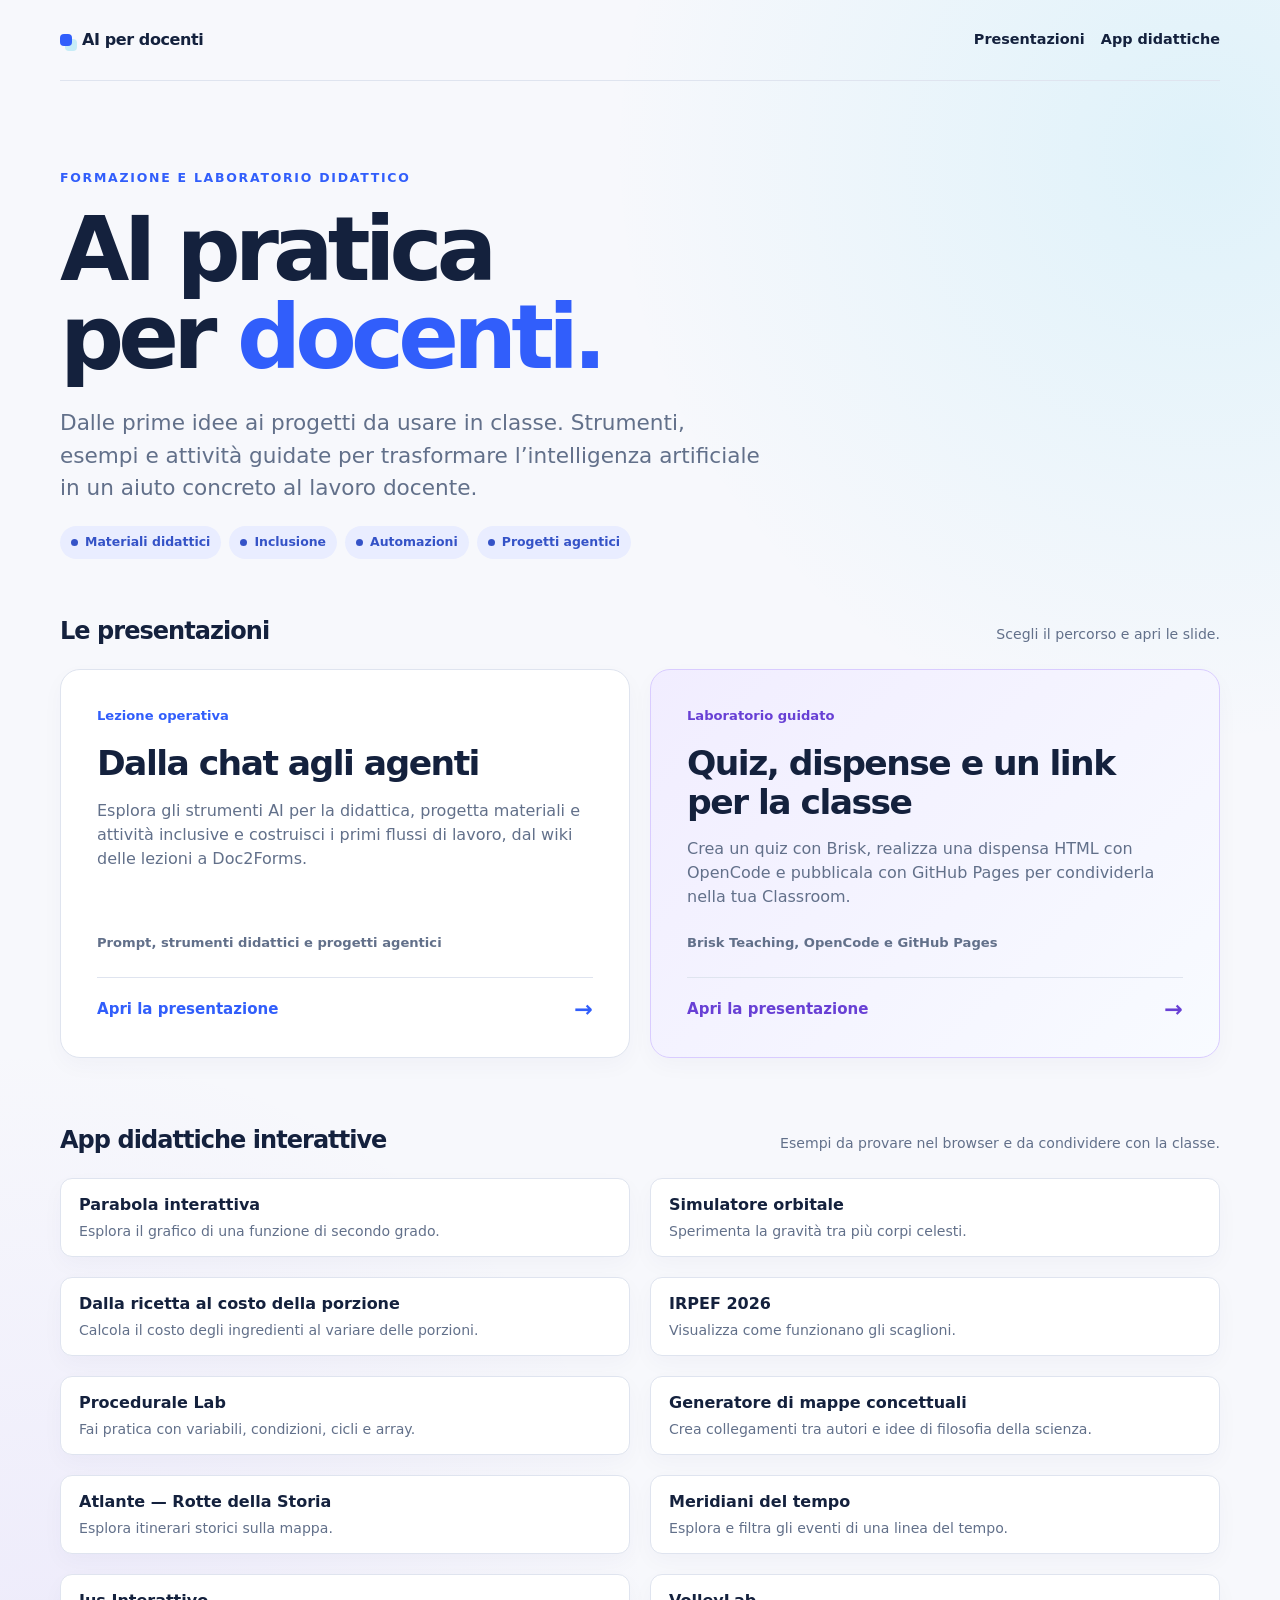
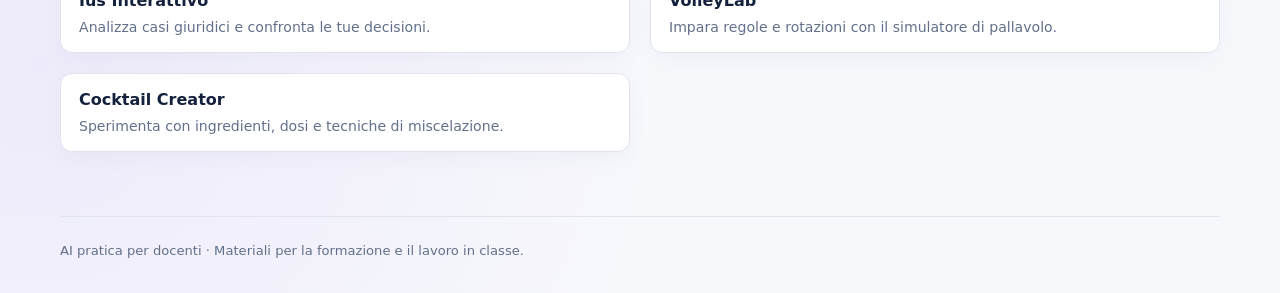
<file: index.html>
<!doctype html>
<html lang="it">
<head>
  <meta charset="utf-8">
  <meta name="viewport" content="width=device-width, initial-scale=1">
  <meta name="description" content="Presentazioni, laboratori di intelligenza artificiale e app didattiche interattive per docenti.">
  <title>AI pratica per docenti · Presentazioni e laboratori</title>
  <style>
    :root {
      --ink: #14213d;
      --muted: #62708a;
      --paper: #f7f8fc;
      --white: #fff;
      --blue: #315efb;
      --cyan: #36c6e8;
      --violet: #7b52ef;
      --line: #dfe4ef;
    }
    * { box-sizing: border-box; }
    html { color-scheme: light; }
    body {
      margin: 0;
      color: var(--ink);
      background: radial-gradient(circle at 94% 8%, #36c6e820, transparent 28%),
        radial-gradient(circle at 3% 88%, #7b52ef14, transparent 30%), var(--paper);
      font-family: Inter, ui-sans-serif, system-ui, -apple-system, BlinkMacSystemFont, "Segoe UI", sans-serif;
      line-height: 1.5;
    }
    a { color: inherit; }
    a:focus-visible { outline: 3px solid var(--blue); outline-offset: 6px; }
    .container { width: min(1160px, calc(100% - 96px)); margin-inline: auto; }
    .skip-link { position: absolute; top: 12px; left: 12px; padding: 10px 16px; background: var(--white); z-index: 1; transform: translateY(-180%); }
    .skip-link:focus { transform: translateY(0); }
    .header { display: flex; flex-wrap: wrap; align-items: center; justify-content: space-between; gap: 12px 24px; padding-block: 28px; border-bottom: 1px solid var(--line); }
    .brand { display: flex; align-items: center; gap: 10px; font-weight: 800; letter-spacing: -.025em; }
    .brand::before { content: ""; width: 12px; height: 12px; border-radius: 4px; background: var(--blue); box-shadow: 5px 5px 0 #36c6e840; }
    .header nav { display: flex; flex-wrap: wrap; gap: 8px 16px; }
    .header a { font-size: .9rem; font-weight: 650; text-decoration: none; }
    .header a:hover { color: var(--blue); text-decoration: underline; }
    .hero { padding: clamp(48px, 7vw, 88px) 0 54px; }
    .kicker { margin: 0 0 18px; font-size: .78rem; font-weight: 800; text-transform: uppercase; letter-spacing: .14em; color: var(--blue); }
    h1 { margin: 0; max-width: 950px; font-size: clamp(3.2rem, 7vw, 6.4rem); line-height: .98; letter-spacing: -.065em; }
    h1 span { color: var(--blue); }
    .subtitle { max-width: 710px; margin: 26px 0 0; color: var(--muted); font-size: clamp(1.05rem, 1.7vw, 1.35rem); line-height: 1.5; }
    .tags { display: flex; flex-wrap: wrap; gap: 8px; margin: 22px 0 0; padding: 0; list-style: none; }
    .tags li { display: inline-flex; align-items: center; gap: 7px; border-radius: 99px; padding: 7px 11px; background: #e9edff; color: #3553c7; font-size: .78rem; font-weight: 750; }
    .tags li::before { content: ""; width: 7px; height: 7px; border-radius: 50%; background: currentColor; }
    .presentations { padding-bottom: 64px; scroll-margin-top: 24px; }
    .section-heading { display: flex; align-items: baseline; justify-content: space-between; gap: 16px; margin-bottom: 20px; }
    h2 { margin: 0; font-size: 1.5rem; letter-spacing: -.04em; }
    .section-heading p { margin: 0; font-size: .88rem; color: var(--muted); }
    .grid { display: grid; grid-template-columns: repeat(2, minmax(0, 1fr)); gap: 20px; }
    .card { display: flex; flex-direction: column; padding: clamp(24px, 3vw, 36px); border: 1px solid var(--line); border-radius: 20px; background: var(--white); box-shadow: 0 8px 22px #1b2a5508; text-decoration: none; }
    .card:hover { border-color: var(--blue); }
    .card-label { margin: 0 0 18px; color: var(--blue); font-size: .82rem; font-weight: 750; }
    .card h3 { max-width: 450px; margin: 0 0 16px; font-size: clamp(1.65rem, 2.7vw, 2.3rem); line-height: 1.12; letter-spacing: -.045em; }
    .description { margin: 0 0 24px; color: var(--muted); }
    .topics { margin: auto 0 24px; font-size: .82rem; font-weight: 650; color: var(--muted); }
    .card-action { display: flex; justify-content: space-between; align-items: center; gap: 12px; padding-top: 20px; border-top: 1px solid var(--line); color: var(--blue); font-size: .94rem; font-weight: 750; }
    .card-action span:last-child { font-size: 1.4rem; line-height: 1; }
    .lab { background: linear-gradient(135deg, #f1edff, #f8fbff); border-color: #d9ccff; }
    .lab .card-label, .lab .card-action { color: #6840d5; }
    .lab:hover { border-color: var(--violet); }
    .app-list { margin: 0; padding: 0; list-style: none; }
    .app-list .card { height: 100%; gap: 4px; padding: 14px 18px; border-radius: 12px; }
    .app-list .card span { color: var(--muted); font-size: .88rem; }
    .footer { border-top: 1px solid var(--line); padding-block: 24px 32px; color: var(--muted); font-size: .82rem; }
    .footer p { margin: 0; }
    @media (max-width: 720px) {
      .container { width: calc(100% - 40px); }
      .header { padding-block: 22px; }
      .hero { padding-block: 48px 40px; }
      .grid { grid-template-columns: 1fr; }
      .section-heading { display: block; }
      .section-heading p { margin-top: 5px; }
      .presentations { padding-bottom: 40px; }
    }
  </style>
</head>
<body>
  <a class="skip-link" href="#presentazioni">Vai ai contenuti</a>
  <header class="header container">
    <div class="brand">AI per docenti</div>
    <nav aria-label="Navigazione principale">
      <a href="#presentazioni">Presentazioni</a>
      <a href="#app-didattiche">App didattiche</a>
    </nav>
  </header>

  <main class="container">
    <section class="hero" aria-labelledby="titolo">
      <p class="kicker">Formazione e laboratorio didattico</p>
      <h1 id="titolo">AI pratica<br>per <span>docenti.</span></h1>
      <p class="subtitle">Dalle prime idee ai progetti da usare in classe. Strumenti, esempi e attività guidate per trasformare l’intelligenza artificiale in un aiuto concreto al lavoro docente.</p>
      <ul class="tags" aria-label="Temi del percorso">
        <li>Materiali didattici</li>
        <li>Inclusione</li>
        <li>Automazioni</li>
        <li>Progetti agentici</li>
      </ul>
    </section>

    <section class="presentations" id="presentazioni" aria-labelledby="titolo-presentazioni">
      <div class="section-heading">
        <h2 id="titolo-presentazioni">Le presentazioni</h2>
        <p>Scegli il percorso e apri le slide.</p>
      </div>
      <div class="grid">
        <a class="card" href="./lezione-ai-pratica-docenti.html" aria-labelledby="titolo-lezione">
          <p class="card-label">Lezione operativa</p>
          <h3 id="titolo-lezione">Dalla chat agli agenti</h3>
          <p class="description">Esplora gli strumenti AI per la didattica, progetta materiali e attività inclusive e costruisci i primi flussi di lavoro, dal wiki delle lezioni a Doc2Forms.</p>
          <p class="topics">Prompt, strumenti didattici e progetti agentici</p>
          <div class="card-action" aria-hidden="true"><span>Apri la presentazione</span><span>→</span></div>
        </a>

        <a class="card lab" href="./presentazione-brisk-opencode-github.html" aria-labelledby="titolo-laboratorio">
          <p class="card-label">Laboratorio guidato</p>
          <h3 id="titolo-laboratorio">Quiz, dispense e un link per la classe</h3>
          <p class="description">Crea un quiz con Brisk, realizza una dispensa HTML con OpenCode e pubblicala con GitHub Pages per condividerla nella tua Classroom.</p>
          <p class="topics">Brisk Teaching, OpenCode e GitHub Pages</p>
          <div class="card-action" aria-hidden="true"><span>Apri la presentazione</span><span>→</span></div>
        </a>
      </div>
    </section>

    <section class="presentations" id="app-didattiche" aria-labelledby="titolo-app">
      <div class="section-heading">
        <h2 id="titolo-app">App didattiche interattive</h2>
        <p>Esempi da provare nel browser e da condividere con la classe.</p>
      </div>
      <ul class="grid app-list" role="list">
        <li><a class="card" href="./app/funzioni/"><strong>Parabola interattiva</strong><span>Esplora il grafico di una funzione di secondo grado.</span></a></li>
        <li><a class="card" href="./app/simulatore_orbite/"><strong>Simulatore orbitale</strong><span>Sperimenta la gravità tra più corpi celesti.</span></a></li>
        <li><a class="card" href="./app/cucina-matematica-dta/"><strong>Dalla ricetta al costo della porzione</strong><span>Calcola il costo degli ingredienti al variare delle porzioni.</span></a></li>
        <li><a class="card" href="./app/calcolatore-fiscale/"><strong>IRPEF 2026</strong><span>Visualizza come funzionano gli scaglioni.</span></a></li>
        <li><a class="card" href="./app/introduzione-alla-programmazione/"><strong>Procedurale Lab</strong><span>Fai pratica con variabili, condizioni, cicli e array.</span></a></li>
        <li><a class="card" href="./app/generatore-mappa-concettuale/"><strong>Generatore di mappe concettuali</strong><span>Crea collegamenti tra autori e idee di filosofia della scienza.</span></a></li>
        <li><a class="card" href="./app/mappa-storica-interattiva/"><strong>Atlante — Rotte della Storia</strong><span>Esplora itinerari storici sulla mappa.</span></a></li>
        <li><a class="card" href="./app/timeline/"><strong>Meridiani del tempo</strong><span>Esplora e filtra gli eventi di una linea del tempo.</span></a></li>
        <li><a class="card" href="./app/processo-giuridico/"><strong>Ius Interattivo</strong><span>Analizza casi giuridici e confronta le tue decisioni.</span></a></li>
        <li><a class="card" href="./app/pallavolo/"><strong>VolleyLab</strong><span>Impara regole e rotazioni con il simulatore di pallavolo.</span></a></li>
        <li><a class="card" href="https://profpako.github.io/cocktail-creator/"><strong>Cocktail Creator</strong><span>Sperimenta con ingredienti, dosi e tecniche di miscelazione.</span></a></li>
      </ul>
    </section>
  </main>

  <footer class="footer container">
    <p>AI pratica per docenti · Materiali per la formazione e il lavoro in classe.</p>
  </footer>
</body>
</html>
</file>
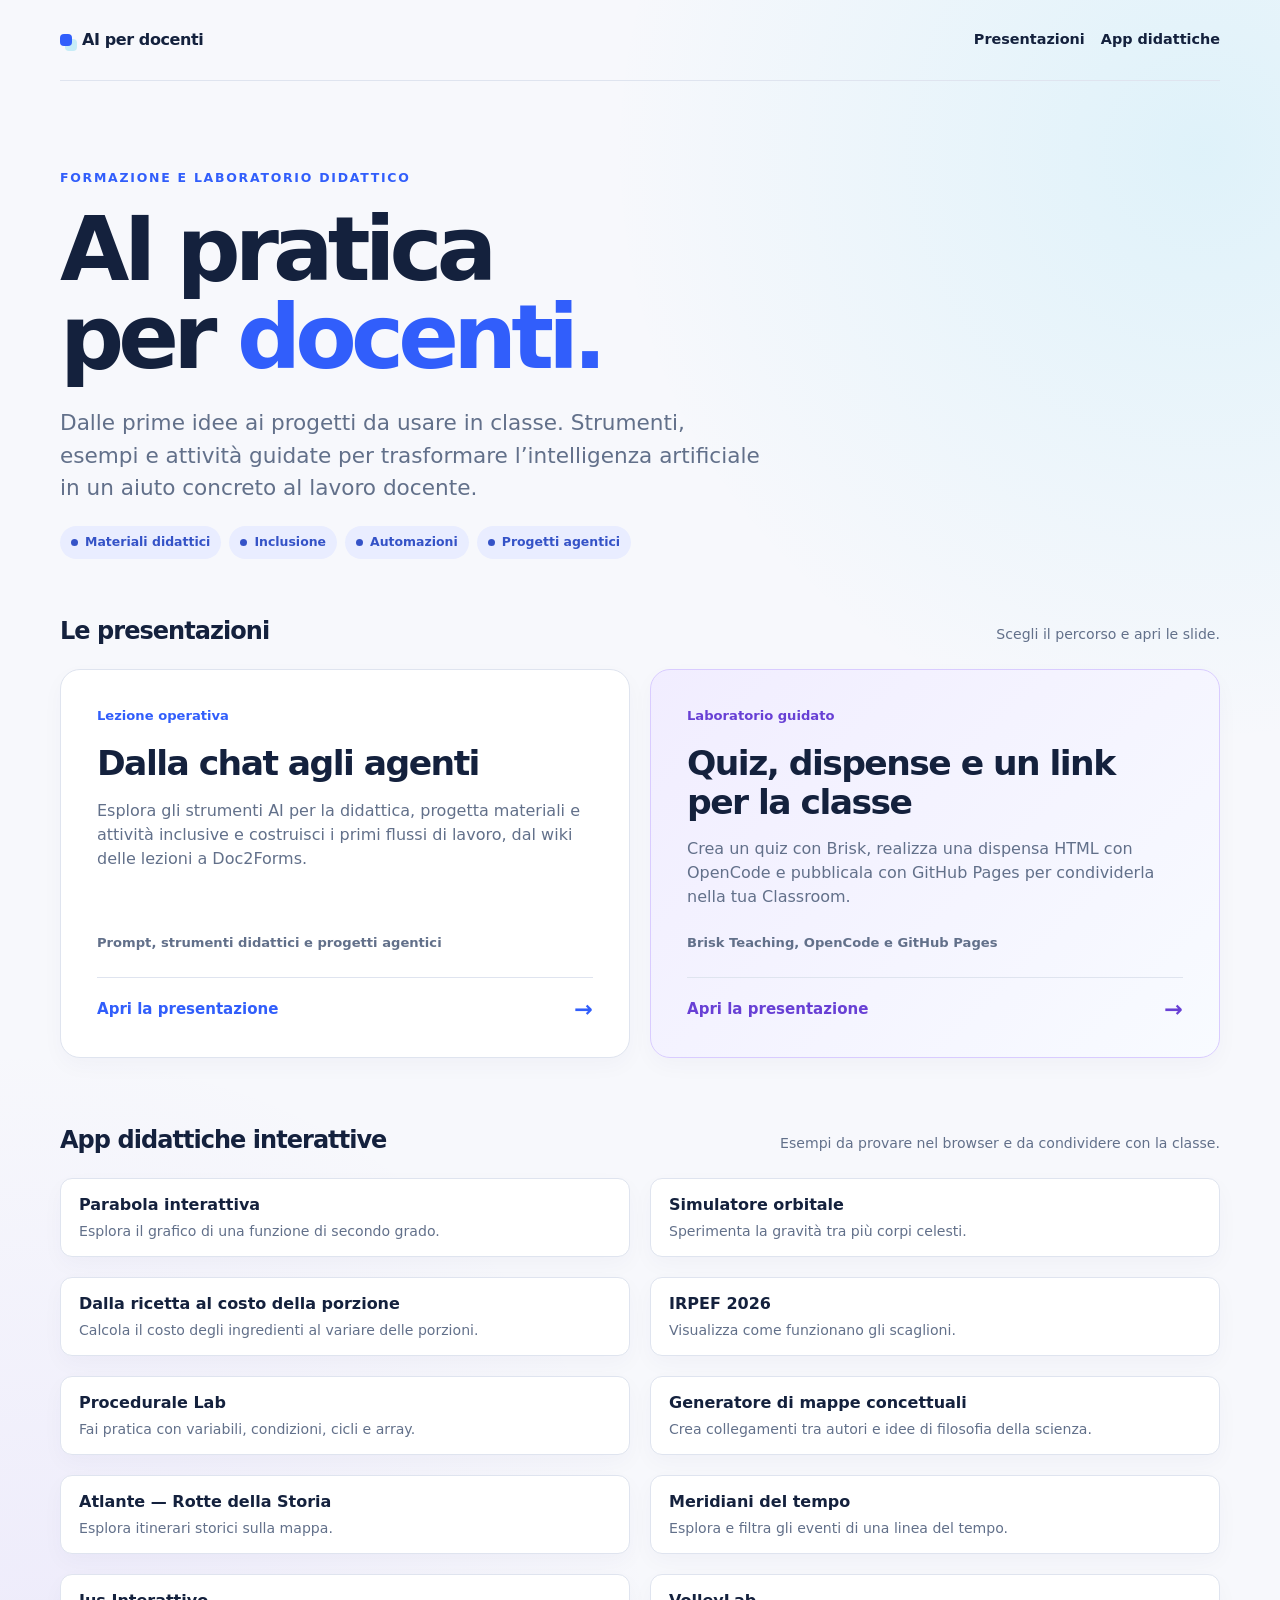
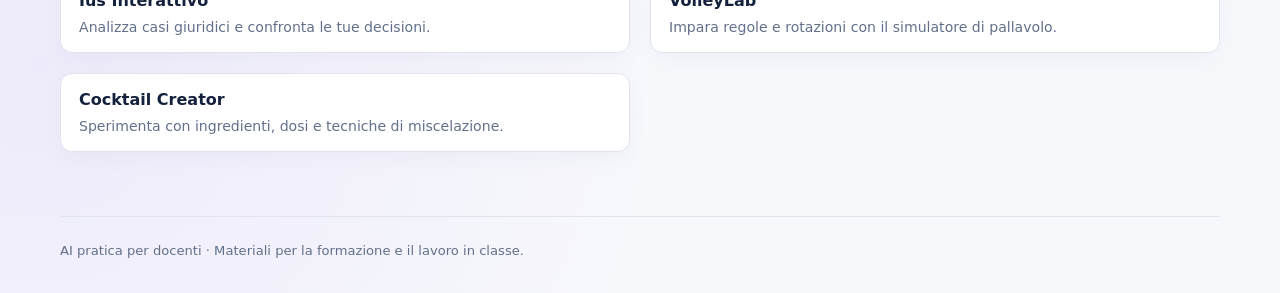
<file: dispense/index.html>
<!doctype html>
<html lang="it">
<head>
  <meta charset="utf-8">
  <meta name="viewport" content="width=device-width, initial-scale=1">
  <meta name="description" content="Presentazioni, laboratori di intelligenza artificiale e app didattiche interattive per docenti.">
  <title>AI pratica per docenti · Presentazioni e laboratori</title>
  <style>
    :root {
      --ink: #14213d;
      --muted: #62708a;
      --paper: #f7f8fc;
      --white: #fff;
      --blue: #315efb;
      --cyan: #36c6e8;
      --violet: #7b52ef;
      --line: #dfe4ef;
    }
    * { box-sizing: border-box; }
    html { color-scheme: light; }
    body {
      margin: 0;
      color: var(--ink);
      background: radial-gradient(circle at 94% 8%, #36c6e820, transparent 28%),
        radial-gradient(circle at 3% 88%, #7b52ef14, transparent 30%), var(--paper);
      font-family: Inter, ui-sans-serif, system-ui, -apple-system, BlinkMacSystemFont, "Segoe UI", sans-serif;
      line-height: 1.5;
    }
    a { color: inherit; }
    a:focus-visible { outline: 3px solid var(--blue); outline-offset: 6px; }
    .container { width: min(1160px, calc(100% - 96px)); margin-inline: auto; }
    .skip-link { position: absolute; top: 12px; left: 12px; padding: 10px 16px; background: var(--white); z-index: 1; transform: translateY(-180%); }
    .skip-link:focus { transform: translateY(0); }
    .header { display: flex; flex-wrap: wrap; align-items: center; justify-content: space-between; gap: 12px 24px; padding-block: 28px; border-bottom: 1px solid var(--line); }
    .brand { display: flex; align-items: center; gap: 10px; font-weight: 800; letter-spacing: -.025em; }
    .brand::before { content: ""; width: 12px; height: 12px; border-radius: 4px; background: var(--blue); box-shadow: 5px 5px 0 #36c6e840; }
    .header nav { display: flex; flex-wrap: wrap; gap: 8px 16px; }
    .header a { font-size: .9rem; font-weight: 650; text-decoration: none; }
    .header a:hover { color: var(--blue); text-decoration: underline; }
    .hero { padding: clamp(48px, 7vw, 88px) 0 54px; }
    .kicker { margin: 0 0 18px; font-size: .78rem; font-weight: 800; text-transform: uppercase; letter-spacing: .14em; color: var(--blue); }
    h1 { margin: 0; max-width: 950px; font-size: clamp(3.2rem, 7vw, 6.4rem); line-height: .98; letter-spacing: -.065em; }
    h1 span { color: var(--blue); }
    .subtitle { max-width: 710px; margin: 26px 0 0; color: var(--muted); font-size: clamp(1.05rem, 1.7vw, 1.35rem); line-height: 1.5; }
    .tags { display: flex; flex-wrap: wrap; gap: 8px; margin: 22px 0 0; padding: 0; list-style: none; }
    .tags li { display: inline-flex; align-items: center; gap: 7px; border-radius: 99px; padding: 7px 11px; background: #e9edff; color: #3553c7; font-size: .78rem; font-weight: 750; }
    .tags li::before { content: ""; width: 7px; height: 7px; border-radius: 50%; background: currentColor; }
    .presentations { padding-bottom: 64px; scroll-margin-top: 24px; }
    .section-heading { display: flex; align-items: baseline; justify-content: space-between; gap: 16px; margin-bottom: 20px; }
    h2 { margin: 0; font-size: 1.5rem; letter-spacing: -.04em; }
    .section-heading p { margin: 0; font-size: .88rem; color: var(--muted); }
    .grid { display: grid; grid-template-columns: repeat(2, minmax(0, 1fr)); gap: 20px; }
    .card { display: flex; flex-direction: column; padding: clamp(24px, 3vw, 36px); border: 1px solid var(--line); border-radius: 20px; background: var(--white); box-shadow: 0 8px 22px #1b2a5508; text-decoration: none; }
    .card:hover { border-color: var(--blue); }
    .card-label { margin: 0 0 18px; color: var(--blue); font-size: .82rem; font-weight: 750; }
    .card h3 { max-width: 450px; margin: 0 0 16px; font-size: clamp(1.65rem, 2.7vw, 2.3rem); line-height: 1.12; letter-spacing: -.045em; }
    .description { margin: 0 0 24px; color: var(--muted); }
    .topics { margin: auto 0 24px; font-size: .82rem; font-weight: 650; color: var(--muted); }
    .card-action { display: flex; justify-content: space-between; align-items: center; gap: 12px; padding-top: 20px; border-top: 1px solid var(--line); color: var(--blue); font-size: .94rem; font-weight: 750; }
    .card-action span:last-child { font-size: 1.4rem; line-height: 1; }
    .lab { background: linear-gradient(135deg, #f1edff, #f8fbff); border-color: #d9ccff; }
    .lab .card-label, .lab .card-action { color: #6840d5; }
    .lab:hover { border-color: var(--violet); }
    .app-list { margin: 0; padding: 0; list-style: none; }
    .app-list .card { height: 100%; gap: 4px; padding: 14px 18px; border-radius: 12px; }
    .app-list .card span { color: var(--muted); font-size: .88rem; }
    .footer { border-top: 1px solid var(--line); padding-block: 24px 32px; color: var(--muted); font-size: .82rem; }
    .footer p { margin: 0; }
    @media (max-width: 720px) {
      .container { width: calc(100% - 40px); }
      .header { padding-block: 22px; }
      .hero { padding-block: 48px 40px; }
      .grid { grid-template-columns: 1fr; }
      .section-heading { display: block; }
      .section-heading p { margin-top: 5px; }
      .presentations { padding-bottom: 40px; }
    }
  </style>
</head>
<body>
  <a class="skip-link" href="#presentazioni">Vai ai contenuti</a>
  <header class="header container">
    <div class="brand">AI per docenti</div>
    <nav aria-label="Navigazione principale">
      <a href="#presentazioni">Presentazioni</a>
      <a href="#app-didattiche">App didattiche</a>
    </nav>
  </header>

  <main class="container">
    <section class="hero" aria-labelledby="titolo">
      <p class="kicker">Formazione e laboratorio didattico</p>
      <h1 id="titolo">AI pratica<br>per <span>docenti.</span></h1>
      <p class="subtitle">Dalle prime idee ai progetti da usare in classe. Strumenti, esempi e attività guidate per trasformare l’intelligenza artificiale in un aiuto concreto al lavoro docente.</p>
      <ul class="tags" aria-label="Temi del percorso">
        <li>Materiali didattici</li>
        <li>Inclusione</li>
        <li>Automazioni</li>
        <li>Progetti agentici</li>
      </ul>
    </section>

    <section class="presentations" id="presentazioni" aria-labelledby="titolo-presentazioni">
      <div class="section-heading">
        <h2 id="titolo-presentazioni">Le presentazioni</h2>
        <p>Scegli il percorso e apri le slide.</p>
      </div>
      <div class="grid">
        <a class="card" href="./lezione-ai-pratica-docenti.html" aria-labelledby="titolo-lezione">
          <p class="card-label">Lezione operativa</p>
          <h3 id="titolo-lezione">Dalla chat agli agenti</h3>
          <p class="description">Esplora gli strumenti AI per la didattica, progetta materiali e attività inclusive e costruisci i primi flussi di lavoro, dal wiki delle lezioni a Doc2Forms.</p>
          <p class="topics">Prompt, strumenti didattici e progetti agentici</p>
          <div class="card-action" aria-hidden="true"><span>Apri la presentazione</span><span>→</span></div>
        </a>

        <a class="card lab" href="./presentazione-brisk-opencode-github.html" aria-labelledby="titolo-laboratorio">
          <p class="card-label">Laboratorio guidato</p>
          <h3 id="titolo-laboratorio">Quiz, dispense e un link per la classe</h3>
          <p class="description">Crea un quiz con Brisk, realizza una dispensa HTML con OpenCode e pubblicala con GitHub Pages per condividerla nella tua Classroom.</p>
          <p class="topics">Brisk Teaching, OpenCode e GitHub Pages</p>
          <div class="card-action" aria-hidden="true"><span>Apri la presentazione</span><span>→</span></div>
        </a>
      </div>
    </section>

    <section class="presentations" id="app-didattiche" aria-labelledby="titolo-app">
      <div class="section-heading">
        <h2 id="titolo-app">App didattiche interattive</h2>
        <p>Esempi da provare nel browser e da condividere con la classe.</p>
      </div>
      <ul class="grid app-list" role="list">
        <li><a class="card" href="https://profpako.github.io/corsi-ai-dispense/app/funzioni/"><strong>Parabola interattiva</strong><span>Esplora il grafico di una funzione di secondo grado.</span></a></li>
        <li><a class="card" href="https://profpako.github.io/corsi-ai-dispense/app/simulatore_orbite/"><strong>Simulatore orbitale</strong><span>Sperimenta la gravità tra più corpi celesti.</span></a></li>
        <li><a class="card" href="https://profpako.github.io/corsi-ai-dispense/app/cucina-matematica-dta/"><strong>Dalla ricetta al costo della porzione</strong><span>Calcola il costo degli ingredienti al variare delle porzioni.</span></a></li>
        <li><a class="card" href="https://profpako.github.io/corsi-ai-dispense/app/calcolatore-fiscale/"><strong>IRPEF 2026</strong><span>Visualizza come funzionano gli scaglioni.</span></a></li>
        <li><a class="card" href="https://profpako.github.io/corsi-ai-dispense/app/introduzione-alla-programmazione/"><strong>Procedurale Lab</strong><span>Fai pratica con variabili, condizioni, cicli e array.</span></a></li>
        <li><a class="card" href="https://profpako.github.io/corsi-ai-dispense/app/generatore-mappa-concettuale/"><strong>Generatore di mappe concettuali</strong><span>Crea collegamenti tra autori e idee di filosofia della scienza.</span></a></li>
        <li><a class="card" href="https://profpako.github.io/corsi-ai-dispense/app/mappa-storica-interattiva/"><strong>Atlante — Rotte della Storia</strong><span>Esplora itinerari storici sulla mappa.</span></a></li>
        <li><a class="card" href="https://profpako.github.io/corsi-ai-dispense/app/timeline/"><strong>Meridiani del tempo</strong><span>Esplora e filtra gli eventi di una linea del tempo.</span></a></li>
        <li><a class="card" href="https://profpako.github.io/corsi-ai-dispense/app/processo-giuridico/"><strong>Ius Interattivo</strong><span>Analizza casi giuridici e confronta le tue decisioni.</span></a></li>
        <li><a class="card" href="https://profpako.github.io/corsi-ai-dispense/app/pallavolo/"><strong>VolleyLab</strong><span>Impara regole e rotazioni con il simulatore di pallavolo.</span></a></li>
        <li><a class="card" href="https://profpako.github.io/corsi-ai-dispense/app/cocktail-creator/"><strong>Cocktail Creator</strong><span>Sperimenta con ingredienti, dosi e tecniche di miscelazione.</span></a></li>
      </ul>
    </section>
  </main>

  <footer class="footer container">
    <p>AI pratica per docenti · Materiali per la formazione e il lavoro in classe.</p>
  </footer>
</body>
</html>
</file>
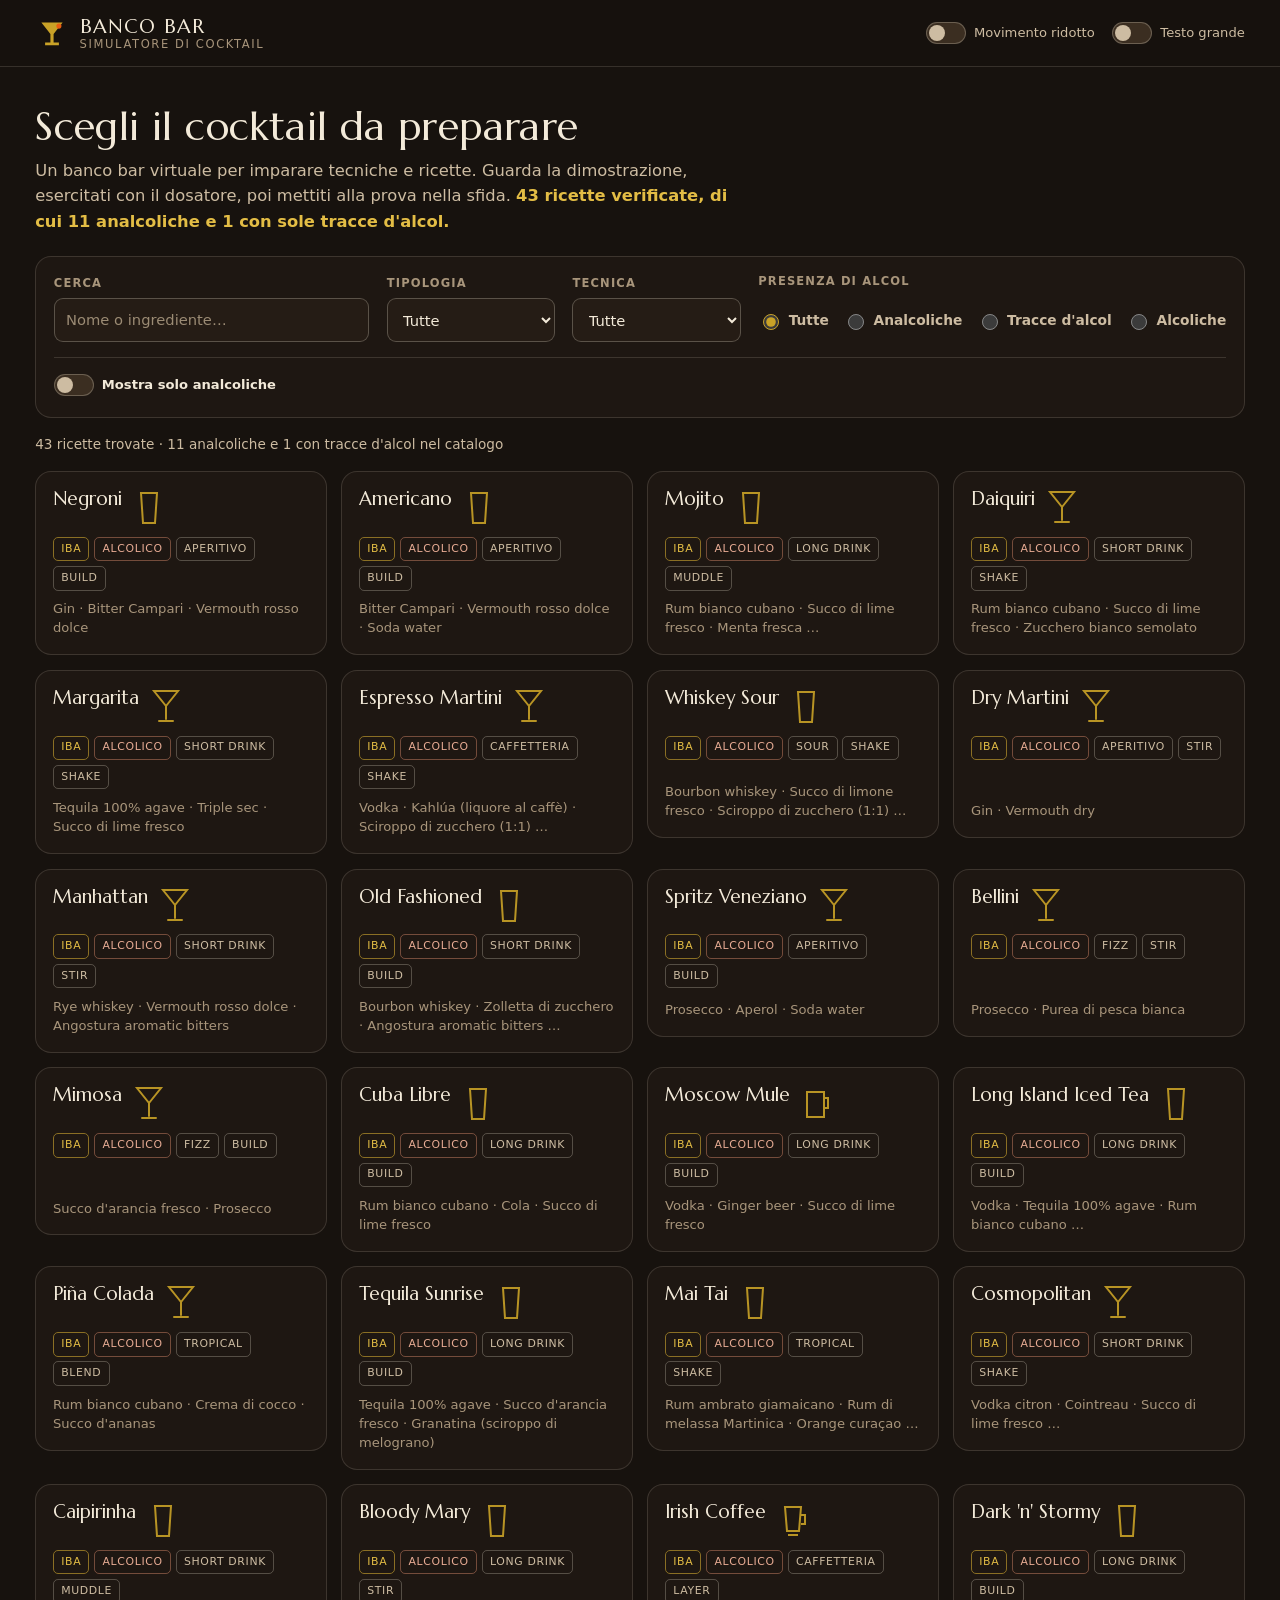
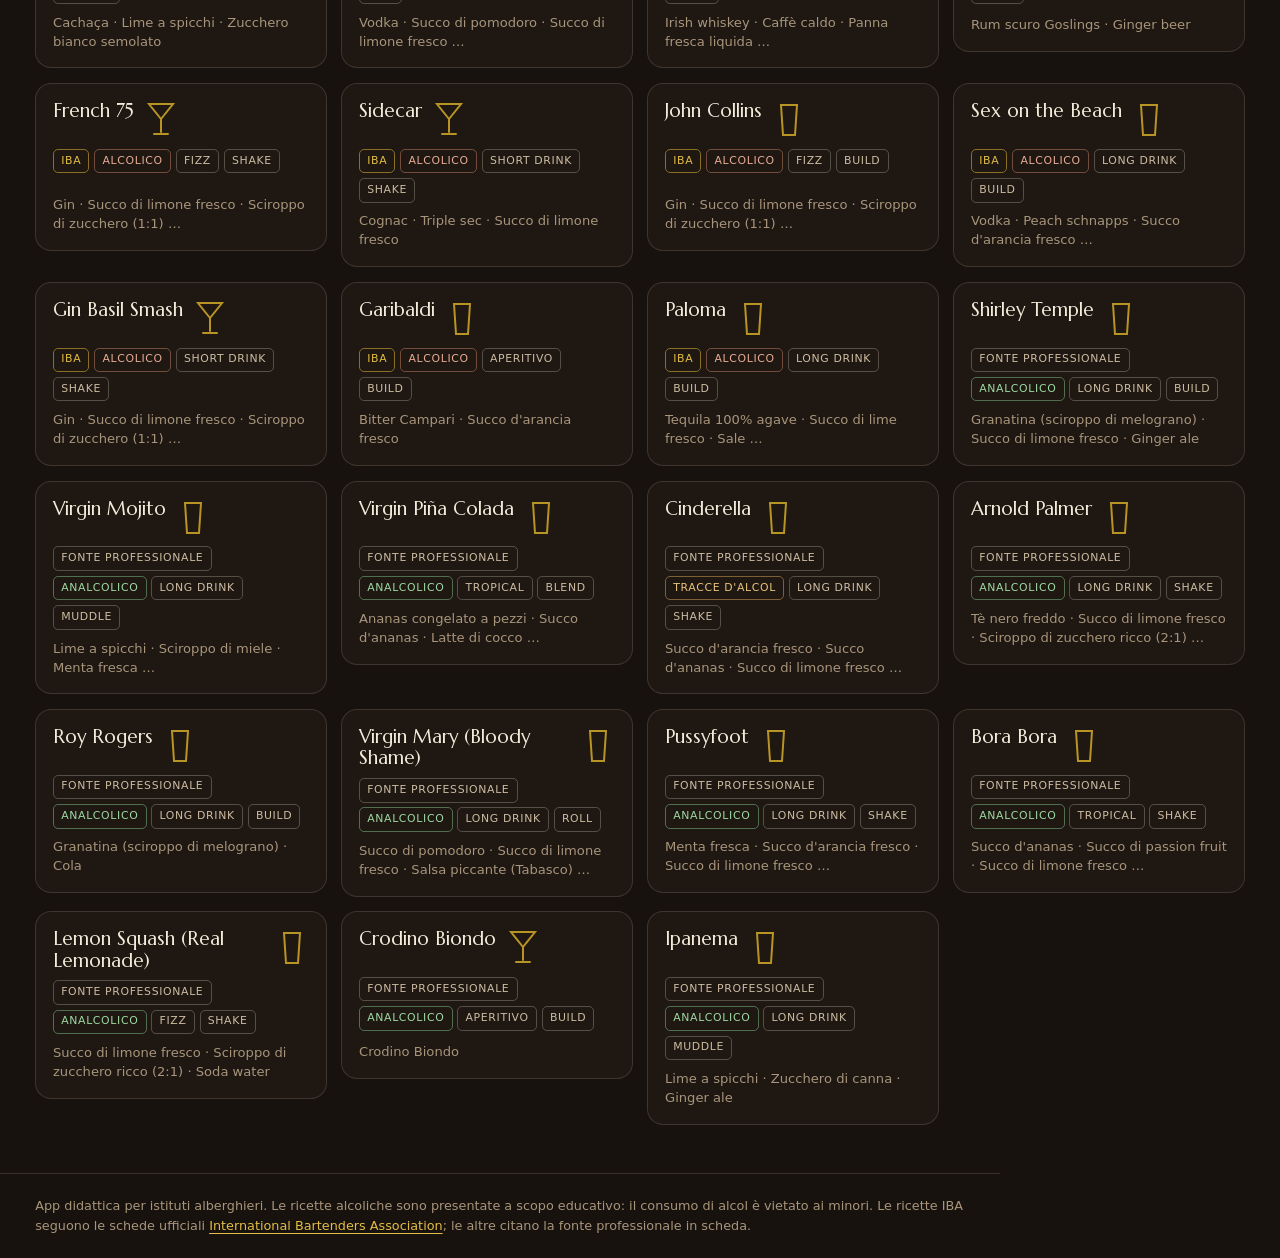
<file: app/cocktail-creator/index.html>
<!DOCTYPE html>
<html lang="it">
<head>
<meta charset="UTF-8">
<meta name="viewport" content="width=device-width, initial-scale=1">
<title>Banco Bar — Simulatore di cocktail</title>
<meta name="description" content="Banco bar virtuale per imparare a preparare cocktail: 43 ricette verificate, dimostrazione passo-passo, esercitazione guidata e sfida. Per istituti alberghieri.">
<meta property="og:type" content="website">
<meta property="og:locale" content="it_IT">
<meta property="og:title" content="Banco Bar — Simulatore di cocktail">
<meta property="og:description" content="43 ricette verificate, tre modalità didattiche e un banco bar virtuale accessibile. Per istituti alberghieri.">
<link rel="stylesheet" href="css/style.css">
<link rel="icon" href="data:image/svg+xml,%3Csvg xmlns='http://www.w3.org/2000/svg' viewBox='0 0 32 32'%3E%3Crect width='32' height='32' rx='7' fill='%2317120e'/%3E%3Cpath d='M8 8h16l-7 9v7h4v2H11v-2h4v-7z' fill='%23c9a227'/%3E%3C/svg%3E">
</head>
<body>
<a class="skip-link" href="#contenuto">Salta al contenuto</a>

<header class="topbar">
  <div class="brand">
    <svg class="brand-mark" viewBox="0 0 32 32" aria-hidden="true"><path d="M6 6h20l-8.5 11v8h5v2.5H9.5V25h5v-8z" fill="currentColor"/><circle cx="22.5" cy="9.5" r="2.4" fill="#e85d10"/></svg>
    <div class="brand-text">
      <span class="brand-name">Banco Bar</span>
      <span class="brand-sub">Simulatore di cocktail</span>
    </div>
  </div>
  <div class="topbar-controls">
    <label class="switch">
      <input type="checkbox" id="toggle-movimento">
      <span class="switch-track" aria-hidden="true"></span>
      <span class="switch-label">Movimento ridotto</span>
    </label>
    <label class="switch">
      <input type="checkbox" id="toggle-testo">
      <span class="switch-track" aria-hidden="true"></span>
      <span class="switch-label">Testo grande</span>
    </label>
  </div>
</header>

<main id="contenuto">

  <!-- ============ CATALOGO ============ -->
  <section id="vista-catalogo" class="vista" aria-labelledby="titolo-catalogo">
    <div class="catalogo-head">
      <h1 id="titolo-catalogo">Scegli il cocktail da preparare</h1>
      <p class="lede">Un banco bar virtuale per imparare tecniche e ricette. Guarda la dimostrazione, esercitati con il dosatore, poi mettiti alla prova nella sfida. <strong id="conteggio-ricette"></strong></p>
    </div>

    <form class="filtri" id="filtri" role="search" aria-label="Filtra le ricette">
      <div class="filtro filtro-ricerca">
        <label for="cerca">Cerca</label>
        <input type="search" id="cerca" name="cerca" placeholder="Nome o ingrediente…" autocomplete="off">
      </div>
      <div class="filtro">
        <label for="filtro-tipologia">Tipologia</label>
        <select id="filtro-tipologia" name="tipologia">
          <option value="">Tutte</option>
        </select>
      </div>
      <div class="filtro">
        <label for="filtro-tecnica">Tecnica</label>
        <select id="filtro-tecnica" name="tecnica">
          <option value="">Tutte</option>
        </select>
      </div>
      <fieldset class="filtro filtro-alcol">
        <legend>Presenza di alcol</legend>
        <div class="radio-riga">
          <label><input type="radio" name="alcol" value="" checked> Tutte</label>
          <label><input type="radio" name="alcol" value="no"> Analcoliche</label>
          <label><input type="radio" name="alcol" value="tracce"> Tracce d'alcol</label>
          <label><input type="radio" name="alcol" value="si"> Alcoliche</label>
        </div>
      </fieldset>
      <label class="switch switch-solo-analcoliche">
        <input type="checkbox" id="solo-analcoliche">
        <span class="switch-track" aria-hidden="true"></span>
        <span class="switch-label">Mostra solo analcoliche</span>
      </label>
    </form>

    <p class="risultato-info" id="risultato-info" role="status"></p>
    <ul class="griglia-ricette" id="griglia-ricette"></ul>
    <p class="vuoto" id="catalogo-vuoto" hidden>Nessuna ricetta corrisponde ai filtri. Prova a togliere un filtro.</p>
  </section>

  <!-- ============ SCHEDA RICETTA ============ -->
  <section id="vista-ricetta" class="vista" aria-labelledby="titolo-ricetta" hidden>
    <button class="btn btn-back" id="back-catalogo" type="button">← Catalogo</button>
    <div class="scheda-head">
      <h1 id="titolo-ricetta"></h1>
      <div class="badge-riga" id="scheda-badge"></div>
      <p class="fonte-riga" id="scheda-fonte"></p>
    </div>
    <div class="scheda-grid">
      <div class="scheda-dettagli" id="scheda-dettagli"></div>
      <div class="modalita-scelta">
        <h2>Come vuoi lavorare?</h2>
        <button class="btn-modalita" id="avvia-demo" type="button">
          <span class="btn-modalita-titolo">Dimostrazione</span>
          <span class="btn-modalita-testo">Il barista virtuale prepara il cocktail passo dopo passo. Puoi mettere in pausa, tornare indietro e rivedere una singola operazione.</span>
        </button>
        <button class="btn-modalita" id="avvia-guidata" type="button">
          <span class="btn-modalita-titolo">Esercitazione guidata</span>
          <span class="btn-modalita-testo">Prepari tu con dosatore e strumenti. La ricetta resta consultabile e ogni errore riceve una correzione precisa.</span>
        </button>
        <button class="btn-modalita" id="avvia-sfida" type="button">
          <span class="btn-modalita-titolo">Sfida</span>
          <span class="btn-modalita-testo">Ricevi solo il nome del cocktail e lo prepari a memoria. Alla fine ricevi un riepilogo con gli errori da correggere.</span>
        </button>
      </div>
    </div>
  </section>

  <!-- ============ BANCO DI LAVORO ============ -->
  <section id="vista-banco" class="vista" aria-labelledby="titolo-banco" hidden>
    <div class="banco-head">
      <button class="btn btn-back" id="back-scheda" type="button">← Scheda</button>
      <div class="banco-titolo">
        <h1 id="titolo-banco"></h1>
        <span class="modo-etichetta" id="modo-etichetta"></span>
      </div>
      <button class="btn btn-riavvia" id="btn-riavvia" type="button">Ricomincia</button>
    </div>

    <div class="banco-grid">
      <div class="banco-scena-col">
        <div class="scena-wrap">
          <svg id="scena" viewBox="0 0 800 430" role="img" aria-label="Banco bar: area di preparazione con bicchiere, shaker e mixing glass"></svg>
        </div>

        <div class="contenitore-tabs" role="group" aria-label="Scegli il contenitore di lavoro" id="contenitore-tabs"></div>

        <div class="banco-strumenti" id="banco-strumenti" role="group" aria-label="Strumenti"></div>

        <div class="scaffale-wrap">
          <h2 class="scaffale-titolo">Scaffale ingredienti</h2>
          <div class="scaffale" id="scaffale" role="group" aria-label="Ingredienti disponibili"></div>
        </div>

        <div class="dosatore" id="dosatore" aria-label="Dosatore virtuale">
          <div class="dosatore-testa">
            <span class="dosatore-ing" id="dosatore-ing">Seleziona un ingrediente dallo scaffale</span>
            <span class="dosatore-valore" id="dosatore-valore"></span>
          </div>
          <div class="dosatore-corpo" id="dosatore-corpo" hidden>
            <svg class="jigger-svg" viewBox="0 0 60 90" aria-hidden="true">
              <path d="M8 6h44l-14 40v34h-16V46z" fill="none" stroke="#c9a227" stroke-width="2.5"/>
              <clipPath id="jigger-clip"><path d="M10 8h40l-13 38v32h-14V46z"/></clipPath>
              <g clip-path="url(#jigger-clip)"><rect id="jigger-liquido" x="6" y="80" width="48" height="0" fill="#c9a227"/></g>
            </svg>
            <div class="dosatore-controlli">
              <label class="dosatore-unita-label" for="dosatore-unita">Unità</label>
              <select id="dosatore-unita"></select>
              <div class="dosatore-slider-riga" id="dosatore-slider-riga">
                <input type="range" id="dosatore-slider" min="0" max="120" step="2.5" value="30" aria-label="Dose in millilitri">
                <input type="number" id="dosatore-numero" min="0" max="300" step="2.5" value="30" aria-label="Dose numerica">
              </div>
              <div class="preset-riga" id="preset-riga" aria-label="Dosi rapide"></div>
              <label class="switch switch-galleggia" id="galleggia-wrap" hidden>
                <input type="checkbox" id="dosatore-galleggia">
                <span class="switch-track" aria-hidden="true"></span>
                <span class="switch-label">Fai galleggiare (layer)</span>
              </label>
              <button class="btn btn-versa" id="btn-versa" type="button">Versa</button>
            </div>
          </div>
        </div>

        <div class="operazioni" id="operazioni" role="group" aria-label="Operazioni di preparazione"></div>
      </div>

      <aside class="banco-pannello">
        <div class="pannello-demo" id="pannello-demo" hidden>
          <h2>Dimostrazione</h2>
          <div class="demo-passo-corrente" id="demo-passo-corrente" aria-live="polite"></div>
          <div class="demo-controlli">
            <button class="btn btn-icona" id="demo-prev" type="button" aria-label="Passaggio precedente">←</button>
            <button class="btn btn-play" id="demo-play" type="button">Pausa</button>
            <button class="btn btn-icona" id="demo-next" type="button" aria-label="Passaggio successivo">→</button>
            <button class="btn" id="demo-ripeti" type="button">Rivedi passaggio</button>
          </div>
          <ol class="demo-lista" id="demo-lista"></ol>
        </div>

        <div class="pannello-guidata" id="pannello-guidata" hidden>
          <h2>Ricetta</h2>
          <div class="ricetta-consultabile" id="ricetta-consultabile"></div>
          <div class="obiettivo" id="obiettivo"></div>
        </div>

        <div class="pannello-sfida" id="pannello-sfida" hidden>
          <h2>Sfida a memoria</h2>
          <p class="sfida-intro">Prepara il cocktail senza guardare la ricetta. Quando hai finito, premi <strong>Servi</strong> per ricevere il riepilogo.</p>
          <button class="btn btn-servi" id="btn-servi" type="button">Servi il cocktail</button>
        </div>

        <div class="feedback-zona">
          <h2 class="feedback-titolo">Registro</h2>
          <div class="feedback-live" id="feedback-live" role="status" aria-live="polite"></div>
          <ol class="registro" id="registro" reversed></ol>
        </div>
      </aside>
    </div>

    <div class="riepilogo" id="riepilogo" hidden aria-labelledby="riepilogo-titolo">
      <h2 id="riepilogo-titolo">Riepilogo della sfida</h2>
      <div class="riepilogo-punteggio" id="riepilogo-punteggio"></div>
      <div class="riepilogo-sezioni" id="riepilogo-sezioni"></div>
      <div class="riepilogo-azioni">
        <button class="btn" id="riepilogo-ricetta" type="button">Rivedi la ricetta</button>
        <button class="btn btn-versa" id="riepilogo-riprova" type="button">Riprova la sfida</button>
      </div>
    </div>
  </section>
</main>

<footer class="footer">
  <p>App didattica per istituti alberghieri. Le ricette alcoliche sono presentate a scopo educativo: il consumo di alcol è vietato ai minori. Le ricette IBA seguono le schede ufficiali <a href="https://iba-world.com/cocktails/all-cocktails/" rel="noopener">International Bartenders Association</a>; le altre citano la fonte professionale in scheda.</p>
</footer>

<script type="module" src="js/app.js"></script>
</body>
</html>
</file>
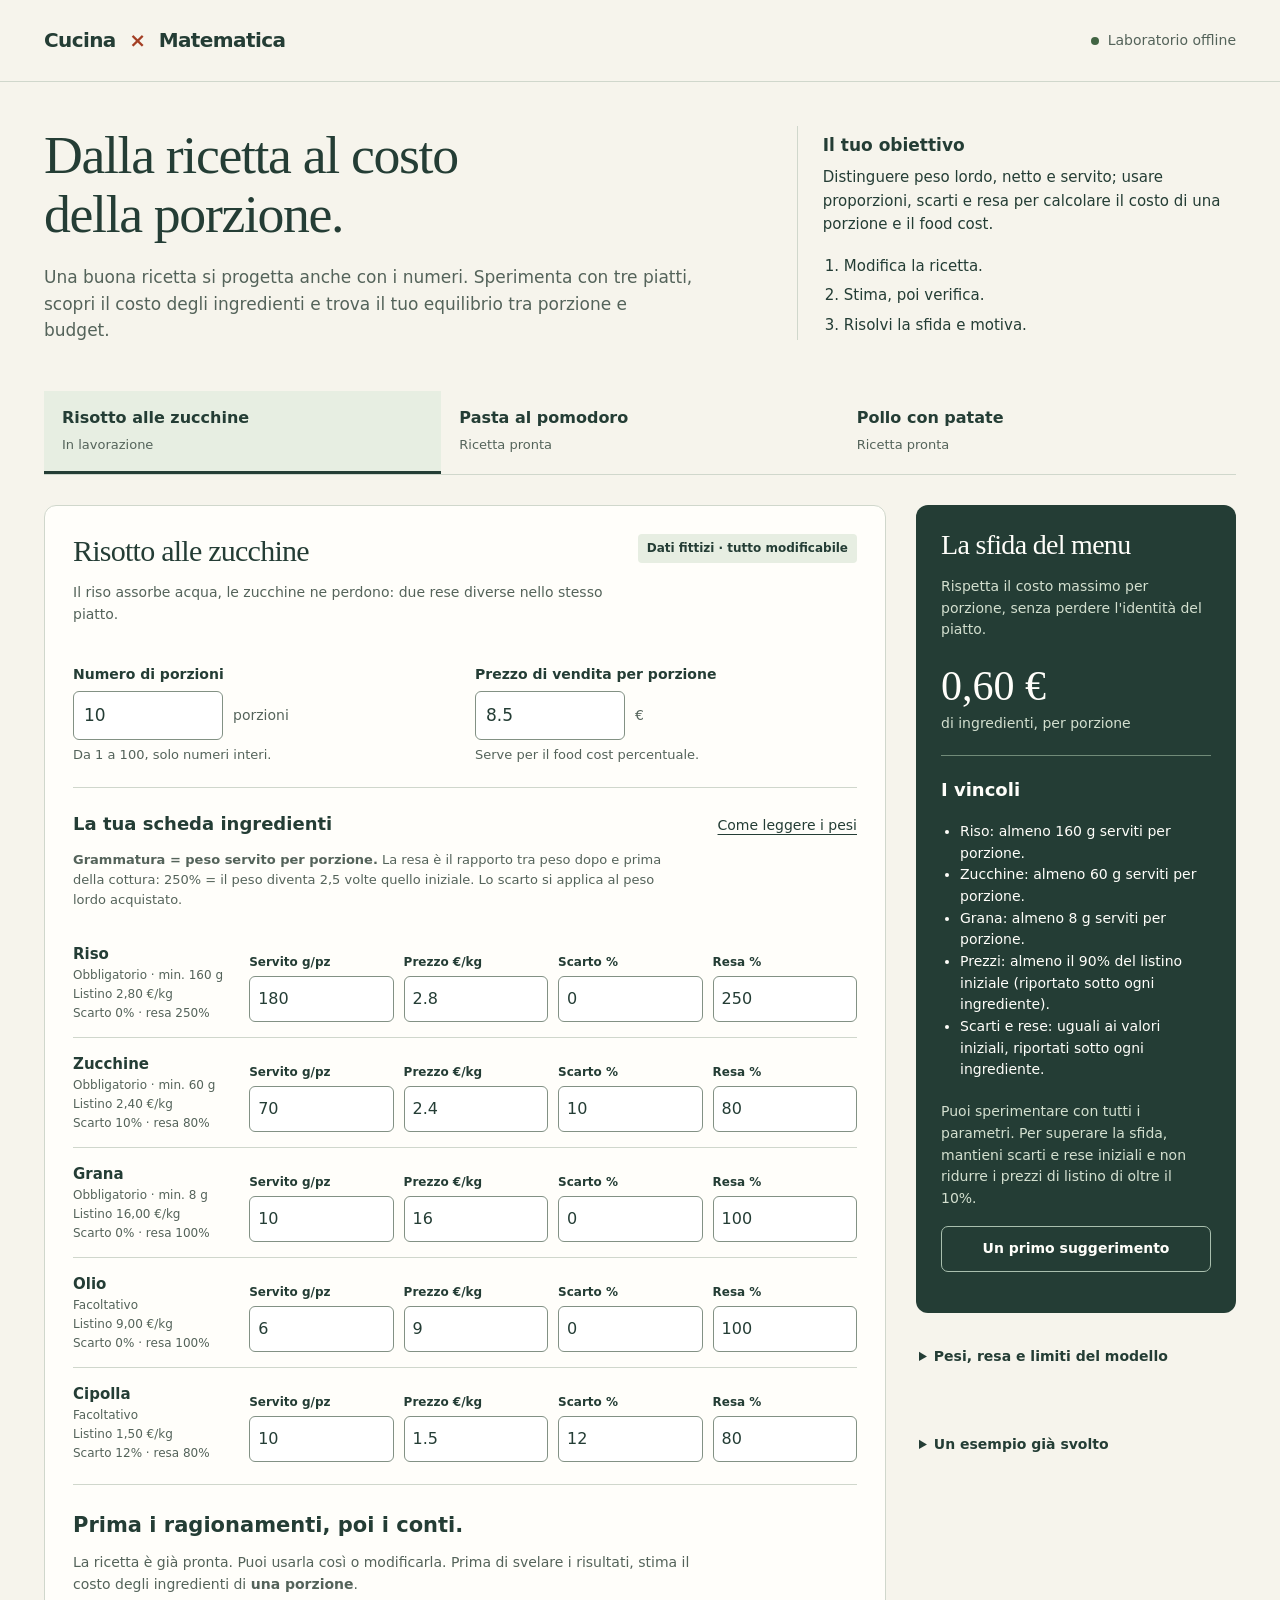
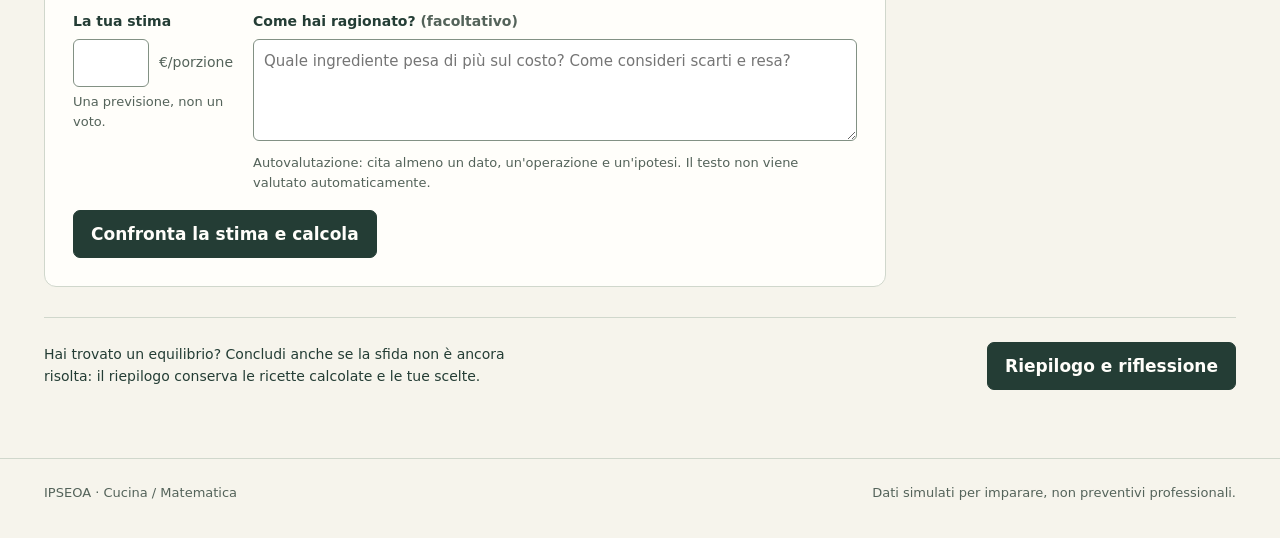
<file: app/cucina-matematica-dta/index.html>
<!doctype html>
<html lang="it">
<head>
  <meta charset="utf-8">
  <meta name="viewport" content="width=device-width, initial-scale=1">
  <meta name="color-scheme" content="light">
  <meta http-equiv="Content-Security-Policy" content="default-src 'none'; script-src 'unsafe-inline'; style-src 'unsafe-inline'; base-uri 'none'; form-action 'none'">
  <title>Dalla ricetta al costo della porzione</title>
  <style>
    :root{--paper:#f6f4ec;--white:#fffefa;--ink:#243d35;--muted:#54635a;--line:#d0d7cc;--accent:#a33e24;--soft:#f4e8da;--green:#e7eee2;--error:#8c2824;--radius:12px}
    *{box-sizing:border-box} [hidden]{display:none!important}
    body{margin:0;background:var(--paper);color:var(--ink);font:17px/1.55 system-ui,-apple-system,BlinkMacSystemFont,"Segoe UI",sans-serif}
    ::selection{background:#efd1a9;color:#243d35} :focus-visible{outline:3px solid var(--accent);outline-offset:4px}
    button,input,textarea{font:inherit} input,textarea{caret-color:var(--accent)}
    button,a,input,textarea,summary{touch-action:manipulation} button{min-height:46px;cursor:pointer;border:1px solid var(--ink);border-radius:7px;background:transparent;color:var(--ink);padding:10px 17px;font-weight:650}
    button:hover{background:var(--green)} button:disabled{cursor:default;opacity:.6} a{color:inherit;text-underline-offset:4px}
    .primary{background:var(--ink);color:var(--white)} .primary:hover{background:#365849} .secondary{border-color:var(--line);background:var(--white)}
    .skip{position:absolute;top:-90px;left:20px;background:white;padding:12px;z-index:10}.skip:focus{top:10px}
    header{max-width:1400px;margin:auto;padding:25px 44px;display:flex;justify-content:space-between;gap:20px;align-items:center;border-bottom:1px solid var(--line)}
    .brand{font-weight:750;letter-spacing:-.03em;font-size:20px}.brand span{color:var(--accent);margin:0 7px}.offline{font-size:14px;color:var(--muted);display:flex;gap:9px;align-items:center}.offline:before{content:"";width:8px;height:8px;border-radius:50%;background:#416443;flex-shrink:0}
    main{max-width:1400px;padding:44px;margin:auto} h1,h2,h3,p{margin-top:0} h1,h2{font-family:Georgia,"Times New Roman",serif;font-weight:400;letter-spacing:-.025em;line-height:1.1;text-wrap:balance}
    h1{font-size:clamp(34px,4.2vw,58px);max-width:750px;margin-bottom:20px} h2{font-size:32px;margin-bottom:15px} h3{font-size:18px;margin-bottom:10px} p{max-width:72ch;margin-bottom:16px}.muted{color:var(--muted)}.small{font-size:14px}.mono{font-variant-numeric:tabular-nums}
    .intro{display:grid;grid-template-columns:1.6fr 1fr;gap:50px;align-items:start;margin-bottom:32px}.intro p{max-width:60ch}.goal{padding:6px 0 0 25px;border-left:1px solid var(--line)}.goal strong{display:block;margin-bottom:8px}.goal p{font-size:15px}.goal ol{padding-left:21px;margin:12px 0 0;font-size:15px}.goal li{padding:3px 0}
    .recipes{display:flex;gap:0;border-bottom:1px solid var(--line);margin:25px 0 30px}.recipes button{border:0;border-radius:0;flex:1;text-align:left;position:relative;padding:15px 18px 19px;min-width:0;font-size:16px}.recipes button[aria-pressed="true"]{background:var(--green);box-shadow:inset 0 -3px var(--ink)}.recipes span{display:block;font-size:13px;font-weight:400;color:var(--muted);margin-top:4px}
    .workspace{display:grid;grid-template-columns:minmax(0,1fr) 320px;gap:30px;align-items:start}.sheet{background:var(--white);border:1px solid var(--line);border-radius:var(--radius);padding:28px;min-width:0}.sheet-title{display:flex;justify-content:space-between;gap:15px;align-items:start}.tag{font-size:12px;font-weight:650;padding:5px 9px;background:var(--green);border-radius:4px;white-space:nowrap}.sheet-title h2{font-size:30px}
    .settings{display:grid;grid-template-columns:1fr 1fr;gap:20px;margin:22px 0}.field label{display:block;font-size:14px;font-weight:650;margin-bottom:6px}.input-unit{display:flex;align-items:center;gap:10px}.input-unit span{font-size:14px;color:var(--muted)}
    input[type="number"],textarea{width:100%;border:1px solid #829184;border-radius:6px;background:white;color:var(--ink);padding:10px;min-height:46px;font-variant-numeric:tabular-nums}input[type="number"]{max-width:150px}input[aria-invalid="true"]{border:2px solid var(--error);background:#fff4ef}textarea{min-height:95px;resize:vertical}.field-help{font-size:13px;color:var(--muted);margin:5px 0 0}
    .ingredient-head{display:flex;align-items:baseline;gap:20px;justify-content:space-between;border-top:1px solid var(--line);padding-top:22px}.ingredient-head h3{margin:0}.legend{font-size:13px;margin:12px 0 18px;color:var(--muted)}
    .ingredient{display:grid;grid-template-columns:1.15fr repeat(4,minmax(0,1fr));gap:10px;align-items:end;border-top:1px solid var(--line);padding:15px 0}.ingredient:first-child{border-top:0}.ingredient-name{align-self:center;font-size:15px;font-weight:650;overflow-wrap:anywhere}.ingredient-name small{display:block;font-size:12px;font-weight:400;color:var(--muted)}.ingredient label{display:block;font-size:12px;font-weight:650;margin-bottom:5px}.ingredient input{padding:8px;width:100%;max-width:none;font-size:16px}.ingredient:last-child{padding-bottom:22px}
    .estimate{border-top:1px solid var(--line);padding-top:24px}.estimate h3{font-size:21px}.estimate-grid{display:grid;grid-template-columns:160px 1fr;gap:20px;margin:16px 0}.estimate textarea{min-height:102px;font-size:15px}.actions{display:flex;gap:12px;align-items:center;flex-wrap:wrap;margin-top:18px}.feedback{padding:15px 17px;background:var(--green);border-radius:7px;font-size:15px;margin-top:18px}.feedback p:last-child{margin:0}.feedback.error{background:#f7e8df;color:var(--error)}.feedback strong{display:block;margin-bottom:5px}.feedback ul{margin:8px 0 0;padding-left:22px}.feedback li+li{margin-top:7px}
    aside{position:sticky;top:20px}.challenge{background:var(--ink);color:var(--white);padding:25px;border-radius:var(--radius)}.challenge h2{font-size:28px}.budget{font-family:Georgia,serif;font-size:42px;line-height:1.1;margin:22px 0 4px}.challenge p,.challenge li{font-size:14px}.challenge ul{padding-left:19px;margin-bottom:20px}.challenge .muted{color:#d3dfcf}.challenge button{color:var(--white);border-color:#a9bfae;width:100%;font-size:14px}.challenge button:hover{background:#365849}.challenge hr{border:0;border-top:1px solid #718b79;margin:20px 0}.hint{margin:16px 0 0;font-size:14px}.hint p{font-size:14px}.hint p:last-child{margin-bottom:0}
    .model-note{padding:22px 3px;font-size:14px}.model-note summary{font-weight:650;cursor:pointer;min-height:44px}.model-note p{margin-top:12px;font-size:14px}
    .results{margin-top:30px;padding-top:28px;border-top:1px solid var(--line)}.results-header{display:flex;gap:20px;align-items:baseline;justify-content:space-between}.results-header h2{font-size:30px}.live-label{font-size:13px;color:var(--muted)}.metrics{display:grid;grid-template-columns:repeat(4,1fr);gap:18px;margin:15px 0 25px}.metric{padding:0 0 15px;border-bottom:1px solid var(--line)}.metric span{font-size:13px;color:var(--muted);display:block}.metric strong{display:block;font-size:26px;font-weight:550;margin:5px 0;letter-spacing:-.025em}.metric.featured strong{color:var(--accent)}
    .table-scroll{overflow:auto;border:1px solid var(--line);border-radius:6px;margin:14px 0;scrollbar-color:#829184 var(--paper)}table{border-collapse:collapse;width:100%;font-size:14px;font-variant-numeric:tabular-nums}caption{text-align:left;padding:13px;font-size:13px;color:var(--muted)}th,td{padding:12px;text-align:right;border-top:1px solid var(--line);white-space:nowrap}th:first-child,td:first-child{text-align:left}thead{background:var(--green)}th{font-weight:650;font-size:12px}tfoot{font-weight:650;background:var(--paper)}.formula{background:var(--paper);padding:20px;margin-top:20px;border-radius:7px}.formula p{font-size:14px}.formula ol{padding-left:22px;font-size:15px;margin:0}.formula li{margin:9px 0}.formula li:last-child{margin-bottom:0}details>summary{cursor:pointer;min-height:44px;align-content:center}details.formula{padding:12px 20px}.formula summary{font-size:16px;font-weight:650}
    .finish{display:flex;justify-content:space-between;gap:25px;margin-top:30px;align-items:center;padding:24px 0;border-top:1px solid var(--line)}.finish p{margin:0;font-size:14px;max-width:55ch}.summary-section{margin-top:25px}.summary-section:focus{outline:none}.summary-recipe{padding:24px 0;border-bottom:1px solid var(--line)}.summary-recipe h3{font-size:21px}.summary-recipe p{font-size:15px}.summary-recipe ul{padding-left:20px;font-size:14px}.reflections{display:grid;grid-template-columns:repeat(3,1fr);gap:22px;margin-top:25px}.reflections label{display:block;font-weight:650;font-size:15px;margin-bottom:12px}.self-check{margin-top:22px;border:0;padding:0}.self-check legend{font-weight:650;margin-bottom:10px}.self-check label{display:flex;align-items:flex-start;gap:10px;margin:12px 0;font-size:15px}.self-check input{width:22px;height:22px;accent-color:var(--ink);flex-shrink:0;margin:1px 0}.closing{padding:20px 0 0;font-size:14px;color:var(--muted)}
    footer{max-width:1400px;margin:auto;padding:24px 44px 35px;border-top:1px solid var(--line);display:flex;justify-content:space-between;gap:20px;font-size:13px;color:var(--muted)}
    @media(min-width:1400px){main{padding-top:50px}.workspace{grid-template-columns:minmax(0,1fr) 340px}}
    @media(max-width:1050px){header,main,footer{padding-left:26px;padding-right:26px}.workspace{grid-template-columns:minmax(0,1fr) 270px;gap:20px}.sheet{padding:22px}.intro{gap:30px}.metrics{grid-template-columns:1fr 1fr}.ingredient{grid-template-columns:repeat(4,minmax(0,1fr))}.ingredient-name{grid-column:1/-1}.ingredient-name small{display:inline;margin-left:8px}.challenge{padding:22px}.estimate-grid{grid-template-columns:1fr}.reflections{grid-template-columns:1fr}}
    @media(max-width:760px){header{padding-top:18px;padding-bottom:18px}.offline{max-width:100px;font-size:12px}.brand{font-size:17px}main{padding-top:30px}.intro{grid-template-columns:1fr;gap:15px;margin-bottom:20px}.goal{padding:18px 0 0;border-left:0;border-top:1px solid var(--line)}.goal ol{display:flex;flex-wrap:wrap;gap:6px 28px}.goal p{margin-bottom:8px}.workspace{grid-template-columns:1fr}aside{position:static}.challenge{margin-top:5px}.challenge ul{columns:2;column-gap:30px}.recipes{margin-bottom:22px}.recipes button{padding:13px 10px;font-size:14px}.recipes span{font-size:12px}.sheet-title{display:block}.tag{display:inline-block;margin-bottom:16px}.finish{align-items:start;flex-direction:column}.sheet{padding:20px}.results-header{align-items:start;flex-direction:column;gap:0}.sheet-title h2,h2{font-size:28px}}
    @media(max-width:430px){header,main,footer{padding-left:16px;padding-right:16px}.ingredient{grid-template-columns:repeat(2,minmax(0,1fr));gap:10px}.ingredient input{padding:8px;font-size:16px}.settings{grid-template-columns:1fr;gap:15px}.sheet{padding:16px}.recipes button{font-size:13px;padding:12px 8px}.challenge ul{columns:1}.metrics{gap:16px}.metric strong{font-size:24px}footer{flex-direction:column;gap:5px}.sheet-title h2{font-size:26px}.goal ol{display:block}}
    @media(prefers-reduced-motion:no-preference){.results:not([hidden]){animation:reveal .28s ease-out}@keyframes reveal{from{clip-path:inset(0 0 10% 0);opacity:.7}to{clip-path:inset(0);opacity:1}}}
    @media print{body{background:white}header,.intro,.recipes,.workspace,.finish,footer,.summary-section .actions{display:none!important}main{padding:0}.sheet{border:0;padding:0}.reflections{display:block}.reflections .field{break-inside:avoid;margin:20px 0}textarea{border:0;min-height:70px}.summary-recipe{break-inside:avoid}}
  </style>
</head>
<body>
<!-- =====================================================================
 AREA DOCENTE — INIZIO
 Tutti i testi e le etichette sono nel template seguente e in DIDATTICA.
 Dati, vincoli, suggerimenti, esempio e soluzioni sono in DIDATTICA.
 Le soluzioni sono riservate al docente nel codice: non appaiono nell'app.
 Modificare soltanto quest'area per personalizzare l'attività.
 Unità: g serviti per porzione; prezzi €/kg; scarto e resa in percentuale.
====================================================================== -->
<template id="interfaccia-docente">
  <a class="skip" href="#laboratorio">Vai al laboratorio</a>
  <header><div class="brand">Cucina <span>×</span> Matematica</div><div class="offline">Laboratorio offline</div></header>
  <main>
    <div class="intro">
      <div><h1>Dalla ricetta al costo della porzione.</h1><p class="muted">Una buona ricetta si progetta anche con i numeri. Sperimenta con tre piatti, scopri il costo degli ingredienti e trova il tuo equilibrio tra porzione e budget.</p></div>
      <div class="goal"><strong>Il tuo obiettivo</strong><p>Distinguere peso lordo, netto e servito; usare proporzioni, scarti e resa per calcolare il costo di una porzione e il food cost.</p><ol><li>Modifica la ricetta.</li><li>Stima, poi verifica.</li><li>Risolvi la sfida e motiva.</li></ol></div>
    </div>
    <nav id="recipes" class="recipes" aria-label="Scegli una delle tre ricette"></nav>
    <div class="workspace" id="laboratorio">
      <section class="sheet" aria-labelledby="recipe-title">
        <div class="sheet-title"><div><h2 id="recipe-title"></h2><p class="muted small" id="recipe-description"></p></div><span class="tag">Dati fittizi · tutto modificabile</span></div>
        <form id="recipe-form" novalidate>
          <div class="settings">
            <div class="field"><label for="portions">Numero di porzioni</label><div class="input-unit"><input id="portions" type="number" min="1" max="100" step="1" required data-setting="portions" aria-describedby="portions-help"><span>porzioni</span></div><p class="field-help" id="portions-help">Da 1 a 100, solo numeri interi.</p></div>
            <div class="field"><label for="sale">Prezzo di vendita per porzione</label><div class="input-unit"><input id="sale" type="number" min="0.01" max="100" step="0.01" required data-setting="sale" aria-describedby="sale-help"><span>€</span></div><p class="field-help" id="sale-help">Serve per il food cost percentuale.</p></div>
          </div>
          <div class="ingredient-head"><h3>La tua scheda ingredienti</h3><a href="#model-details" class="small">Come leggere i pesi</a></div>
          <p class="legend"><strong>Grammatura = peso servito per porzione.</strong> La resa è il rapporto tra peso dopo e prima della cottura: 250% = il peso diventa 2,5 volte quello iniziale. Lo scarto si applica al peso lordo acquistato.</p>
          <div id="ingredients"></div>
          <div class="estimate" id="estimate-area">
            <h3>Prima i ragionamenti, poi i conti.</h3><p class="small muted">La ricetta è già pronta. Puoi usarla così o modificarla. Prima di svelare i risultati, stima il costo degli ingredienti di <strong>una porzione</strong>.</p>
            <div class="estimate-grid">
              <div class="field"><label for="estimate">La tua stima</label><div class="input-unit"><input id="estimate" type="number" min="0.01" max="10000" step="0.01" required aria-describedby="estimate-help"><span>€/porzione</span></div><p class="field-help" id="estimate-help">Una previsione, non un voto.</p></div>
              <div class="field"><label for="reasoning">Come hai ragionato? <span class="muted">(facoltativo)</span></label><textarea id="reasoning" maxlength="2000" placeholder="Quale ingrediente pesa di più sul costo? Come consideri scarti e resa?" aria-describedby="reasoning-help"></textarea><p class="field-help" id="reasoning-help">Autovalutazione: cita almeno un dato, un'operazione e un'ipotesi. Il testo non viene valutato automaticamente.</p></div>
            </div>
            <button class="primary" type="submit">Confronta la stima e calcola</button>
          </div>
          <div id="validation" class="feedback error" role="alert" hidden></div>
        </form>
        <div id="prediction-feedback" class="feedback" role="status" hidden></div>
        <section id="results" class="results" aria-labelledby="results-title" hidden>
          <div class="results-header"><h2 id="results-title">I conti della tua ricetta</h2><span class="live-label">Si aggiornano quando modifichi i dati</span></div>
          <div id="metrics" class="metrics mono" aria-live="polite" aria-atomic="true"></div>
          <div class="table-scroll" role="region" aria-label="Quantità e costi: scorri orizzontalmente se necessario" tabindex="0"><table><caption>Quantità per tutte le porzioni. I conti usano valori non arrotondati.</caption><thead><tr><th scope="col">Ingrediente</th><th scope="col">Servito · g</th><th scope="col">Netto crudo · g</th><th scope="col">Lordo · g</th><th scope="col">Costo · €</th></tr></thead><tbody id="calculation-rows"></tbody><tfoot id="calculation-total"></tfoot></table></div>
          <div class="formula"><h3>Il percorso dal piatto alla spesa</h3><ol><li><strong>Servito totale</strong> = grammatura per porzione × numero di porzioni.</li><li><strong>Netto crudo</strong> = servito totale ÷ (resa ÷ 100).</li><li><strong>Lordo da acquistare</strong> = netto crudo ÷ (1 − scarto ÷ 100).</li><li><strong>Costo ingrediente</strong> = lordo in grammi ÷ 1.000 × prezzo al kg.</li></ol></div>
          <details class="formula"><summary>Un passaggio con i tuoi numeri</summary><div id="worked-calculation"></div><p>Costo per porzione = somma dei costi ÷ porzioni.<br>Food cost % = costo per porzione ÷ prezzo di vendita × 100.</p></details>
          <div id="challenge-feedback" class="feedback" role="status"></div>
          <div class="actions"><button id="new-estimate" class="secondary" type="button">Fai una nuova stima</button></div>
          <p class="field-help">Per esercitarti di nuovo, nascondi i risultati prima di cambiare i dati.</p>
        </section>
      </section>
      <aside aria-label="Sfida e supporti">
        <section class="challenge" aria-labelledby="challenge-title"><h2 id="challenge-title">La sfida del menu</h2><p class="muted">Rispetta il costo massimo per porzione, senza perdere l'identità del piatto.</p><div class="budget mono" id="budget"></div><p class="muted">di ingredienti, per porzione</p><hr><h3>I vincoli</h3><ul id="constraints"></ul><p class="muted small">Puoi sperimentare con tutti i parametri. Per superare la sfida, mantieni scarti e rese iniziali e non ridurre i prezzi di listino di oltre il 10%.</p><button id="hint-button" type="button">Un primo suggerimento</button><div id="hints" class="hint" aria-live="polite"></div></section>
        <details class="model-note" id="model-details"><summary>Pesi, resa e limiti del modello</summary><div id="model-copy"></div></details>
        <details class="model-note"><summary>Un esempio già svolto</summary><div id="example-copy"></div></details>
      </aside>
    </div>
    <div class="finish"><p>Hai trovato un equilibrio? Concludi anche se la sfida non è ancora risolta: il riepilogo conserva le ricette calcolate e le tue scelte.</p><button id="finish-button" class="primary" type="button">Riepilogo e riflessione</button></div>
    <div id="finish-error" class="feedback error" role="alert" hidden></div>
    <section class="summary-section sheet" id="summary" tabindex="-1" aria-labelledby="summary-title" hidden>
      <h2 id="summary-title">Le tue scelte, messe a fuoco.</h2><p class="muted">Una fotografia delle ricette calcolate. Se torni a modificare i dati, genera di nuovo il riepilogo.</p><div id="summary-recipes"></div>
      <h3 style="margin-top:28px">Tre domande per riflettere</h3><div id="reflections" class="reflections"></div>
      <fieldset class="self-check"><legend>Criteri di autovalutazione delle risposte aperte</legend><div id="self-checks"></div></fieldset>
      <p class="closing">Le caselle ti aiutano a rileggere il tuo lavoro: non producono voti o giudizi automatici. Non inserire nomi o altri dati personali. Nulla viene inviato o salvato: chiudendo o ricaricando la pagina perdi il lavoro.</p>
      <div class="actions"><button id="restart" class="primary" type="button">Ricomincia il laboratorio</button><span class="small muted">Ripristina tutte e tre le ricette e cancella le risposte.</span></div>
    </section>
  </main>
  <footer><span>IPSEOA · Cucina / Matematica</span><span>Dati simulati per imparare, non preventivi professionali.</span></footer>
</template>
<script>
"use strict";
const DIDATTICA = {
  modello: [
    "Lordo: peso acquistato, prima della pulizia. Netto crudo: parte utilizzabile dopo la pulizia e prima della cottura. Servito: peso finale nel piatto. Lo scarto non è la perdita in cottura: quest'ultima è già nella resa.",
    "Resa = peso servito ÷ netto crudo × 100. Può superare il 100% se l'ingrediente assorbe acqua; può essere inferiore al 100% se perde acqua. Non è un secondo scarto da sottrarre al lordo.",
    "Modello semplificato: prezzi e rese fittizi e costanti; ogni ingrediente è acquistato a peso, anche l'olio. Acqua, sale, energia, lavoro, IVA, imballaggi, confezioni intere e variazioni stagionali sono esclusi. Il costo cresce in proporzione alle porzioni, senza economie di scala.",
    "Il food cost considera solo gli ingredienti rispetto al prezzo di vendita. La differenza non è l'utile. Anche un food cost basso non dimostra che un piatto sia equilibrato, nutriente o conveniente."
  ],
  esempio: "Per servire 150 g di una verdura con resa 75% e scarto 20%: netto crudo = 150 ÷ 0,75 = 200 g; lordo = 200 ÷ 0,80 = 250 g. A 4 €/kg spendi 250 ÷ 1.000 × 4 = 1 € per porzione. A un prezzo di vendita di 8 €, il food cost è 1 ÷ 8 × 100 = 12,5%.",
  domande: [
    "Quale scelta ha inciso di più sul costo? Confronta almeno due valori prima e dopo la modifica.",
    "Se raddoppi le porzioni, che cosa succede a lordo, costo totale e costo per porzione? Spiega perché.",
    "Perché aumentare lo scarto fa aumentare il costo, mentre una resa maggiore può ridurlo? Quali limiti del modello conterebbero in cucina?"
  ],
  criteri: [
    "Ho usato dati e unità di misura per motivare almeno una scelta.",
    "Ho distinto lordo, netto crudo e servito, spiegando scarto e resa.",
    "Ho collegato costo per porzione e prezzo di vendita al food cost, citando un limite del modello."
  ],
  etichette: {
    grammi:"Servito g/pz", prezzo:"Prezzo €/kg", scarto:"Scarto %", resa:"Resa %",
    opzionale:"Facoltativo", minimo:"Obbligatorio · min.",
    costoTotale:"Costo totale", costoPorzione:"Costo / porzione", foodCost:"Food cost", lordo:"Da acquistare",
    hintButtons:["Un primo suggerimento","Un altro indizio","L'ultimo suggerimento","Suggerimenti completati"],
    current:"In lavorazione", calculated:"Calcolata", ready:"Ricetta pronta",
    errTitle:"Controlla i dati prima di continuare.",
    invalidNumber:"Inserisci un numero nel campo indicato, rispettando l'intervallo e il passo. I risultati torneranno visibili quando i dati saranno validi.",
    invalidRange:(min,max,step)=>`Valori ammessi: da ${min} a ${max}, con incrementi di ${step}.`,
    noSummary:"Calcola almeno una ricetta: inserisci prima la tua stima e usa «Confronta la stima e calcola».",
    invalidSummary:"Una ricetta già calcolata contiene dati non validi. Correggila prima di generare il riepilogo:",
    success:"Sfida riuscita.", retry:"Sfida ancora aperta: puoi riprovare.",
    noIngredients:"La ricetta non contiene ingredienti: il costo è zero, ma non c'è un piatto da servire.",
    predictionTitle:"La tua previsione, alla prima verifica",
    precise:"La differenza è entro il 10%. Quali ipotesi hanno funzionato?",
    under:"Hai sottostimato. Controlla se hai incluso tutti gli ingredienti e il lordo da acquistare: netto e lordo non coincidono in presenza di scarti.",
    over:"Hai sovrastimato. Controlla la conversione da grammi a kg e la resa: un ingrediente che assorbe acqua richiede meno peso crudo del peso servito.",
    same:"La stima coincide con il risultato arrotondato. Confronta comunque il procedimento, non solo il numero.",
    predictionDetail:(estimate,actual,difference)=>`Stima: ${estimate} / porzione. Calcolo di allora: ${actual} / porzione. Differenza assoluta: ${difference}. Il confronto resta riferito a quella previsione; i conti sotto seguono le modifiche.`,
    constraints:(name,min)=>`${name}: almeno ${min} g serviti per porzione.`,
    priceConstraint:"Prezzi: almeno il 90% del listino iniziale (riportato sotto ogni ingrediente).",
    yieldConstraint:"Scarti e rese: uguali ai valori iniziali, riportati sotto ogni ingrediente.",
    noPersonal:"Motivazione non inserita: puoi discuterla a voce usando i criteri di autovalutazione.",
    budgetError:(amount,budget)=>`Superi il budget di ${amount} per porzione (massimo ${budget}). Riduci una grammatura, rispettando i minimi, o confronta i prezzi consentiti.`,
    minError:(name,min)=>`${name}: servono almeno ${min} g serviti per porzione. Ripristina la quantità minima per mantenere l'identità del piatto.`,
    priceError:(name,min)=>`${name}: il prezzo è sotto il minimo realistico della sfida (${min}/kg). Non puoi risolvere il budget azzerando il prezzo.`,
    processingError:(name,waste,yieldValue)=>`${name}: per la sfida usa scarto ${waste}% e resa ${yieldValue}%. Un cambio di processo richiederebbe una verifica reale in cucina.`,
    successDetail:(margin)=>`Ingredienti obbligatori e condizioni rispettati. Margine sul budget: ${margin} per porzione. Ora spiega il compromesso tra costo e quantità.`,
    recipeCount:(count)=>`${count} ricetta/e calcolata/e su 3. Le altre non sono incluse nel riepilogo.`,
    invalidField:(name)=>`Campo da correggere: ${name}.`
  },
  ricette: [
    {id:"risotto",nome:"Risotto alle zucchine",breve:"Riso, verdure e mantecatura",descrizione:"Il riso assorbe acqua, le zucchine ne perdono: due rese diverse nello stesso piatto.",porzioni:10,vendita:8.50,budget:0.60,
      ingredienti:[
        {nome:"Riso",grammi:180,prezzo:2.80,scarto:0,resa:250,minimo:160},
        {nome:"Zucchine",grammi:70,prezzo:2.40,scarto:10,resa:80,minimo:60},
        {nome:"Grana",grammi:10,prezzo:16,scarto:0,resa:100,minimo:8},
        {nome:"Olio",grammi:6,prezzo:9,scarto:0,resa:100,minimo:0},
        {nome:"Cipolla",grammi:10,prezzo:1.50,scarto:12,resa:80,minimo:0}
      ],
      suggerimenti:["Quale ingrediente costa di più per porzione? Il prezzo al kg da solo non basta: considera quanto ne acquisti.","Per il riso, 180 g nel piatto non sono 180 g da acquistare. Per le zucchine, risali dal servito al crudo e poi al lordo.","Prova a ridurre le grammature degli ingredienti più costosi senza scendere sotto i minimi. Cambia un solo valore alla volta e confronta il risparmio."],
      soluzioneDocente:{grammi:[160,60,8,5,8],prezzi:"listino iniziale",costoAtteso:0.5692454545}
    },
    {id:"pasta",nome:"Pasta al pomodoro",breve:"Un classico, tante proporzioni",descrizione:"La pasta aumenta di peso in cottura; la salsa si concentra. Quanto compri davvero?",porzioni:10,vendita:7,budget:0.65,
      ingredienti:[
        {nome:"Pasta secca",grammi:200,prezzo:1.80,scarto:0,resa:240,minimo:180},
        {nome:"Pomodori",grammi:90,prezzo:2.20,scarto:8,resa:75,minimo:80},
        {nome:"Grana",grammi:8,prezzo:16,scarto:0,resa:100,minimo:5},
        {nome:"Olio",grammi:7,prezzo:9,scarto:0,resa:100,minimo:0},
        {nome:"Basilico",grammi:2,prezzo:18,scarto:20,resa:100,minimo:0}
      ],
      suggerimenti:["Confronta il costo della salsa con quello della pasta. Il maggior peso nel piatto non implica il maggior costo.","Per i pomodori ci sono due passaggi: resa del 75% e parte utilizzabile del 92%. In quale ordine li usi per risalire al lordo?","Esplora una piccola riduzione del grana e della salsa, entro i minimi. Il basilico è facoltativo nel modello: eliminarlo cambia anche l'identità percepita del piatto?"],
      soluzioneDocente:{grammi:[180,80,5,6,1],prezzi:"listino iniziale",costoAtteso:0.5465724638}
    },
    {id:"pollo",nome:"Pollo con patate",breve:"Il peso della cottura",descrizione:"Un secondo con contorno: scarti di pulizia e perdita d'acqua hanno un costo.",porzioni:10,vendita:11,budget:2.10,
      ingredienti:[
        {nome:"Pollo disossato",grammi:150,prezzo:8,scarto:5,resa:75,minimo:130},
        {nome:"Patate",grammi:160,prezzo:1.50,scarto:18,resa:85,minimo:140},
        {nome:"Olio",grammi:8,prezzo:9,scarto:0,resa:100,minimo:0},
        {nome:"Limone",grammi:10,prezzo:2.80,scarto:35,resa:100,minimo:0}
      ],
      suggerimenti:["Individua l'ingrediente che assorbe la maggior parte del budget. Ha senso iniziare da una voce che costa pochi centesimi?","Il pollo servito pesa meno del pollo crudo pulito. Per risalire al netto crudo, devi dividere per 0,75 o moltiplicare?","Prova a portare la carne verso il minimo consentito, poi verifica il contorno. Non cambiare contemporaneamente tutti i parametri: il confronto deve spiegare il risparmio."],
      soluzioneDocente:{grammi:[130,140,6,8],prezzi:"listino iniziale",costoAtteso:1.8494019095}
    }
  ]
};
// ======================== AREA DOCENTE — FINE =========================
</script>
<script>
"use strict";
const $ = id => document.getElementById(id);
document.body.append($("interfaccia-docente").content.cloneNode(true));
const T = DIDATTICA.etichette;
const euro = value => new Intl.NumberFormat("it-IT",{style:"currency",currency:"EUR"}).format(value);
const num = (value,digits=1) => new Intl.NumberFormat("it-IT",{maximumFractionDigits:digits}).format(value);
const escapeHTML = value => String(value).replace(/[&<>"']/g,c=>({"&":"&amp;","<":"&lt;",">":"&gt;",'"':"&quot;","'":"&#39;"}[c]));
const fresh = recipe => ({portions:recipe.porzioni,sale:recipe.vendita,ingredients:recipe.ingredienti.map(i=>({...i})),estimate:"",reasoning:"",revealed:false,prediction:null,hints:0});
let drafts = DIDATTICA.ricette.map(fresh), selected=0;
const recipe = () => DIDATTICA.ricette[selected];
const draft = () => drafts[selected];

function calculate(data){
  const rows=data.ingredients.map(i=>{
    const served=i.grammi*data.portions,net=served/(i.resa/100),gross=net/(1-i.scarto/100);
    return {...i,served,net,gross,cost:gross/1000*i.prezzo};
  });
  const total=rows.reduce((s,i)=>s+i.cost,0),perPortion=total/data.portions;
  return {rows,total,perPortion,foodCost:perPortion/data.sale*100,gross:rows.reduce((s,i)=>s+i.gross,0)};
}
function challengeErrors(data,r,result){
  const errors=[];
  if(result.perPortion>r.budget+1e-9)errors.push(T.budgetError(euro(result.perPortion-r.budget),euro(r.budget)));
  data.ingredients.forEach((i,index)=>{
    const base=r.ingredienti[index];
    if(i.grammi<base.minimo)errors.push(T.minError(i.nome,num(base.minimo)));
    if(i.grammi>0 && i.prezzo+1e-9<base.prezzo*.9)errors.push(T.priceError(i.nome,euro(base.prezzo*.9)));
    if(i.grammi>0 && (i.scarto!==base.scarto || i.resa!==base.resa))errors.push(T.processingError(i.nome,num(base.scarto),num(base.resa)));
  });
  return errors;
}
function validData(data){
  const range=(v,min,max)=>Number.isFinite(v)&&v>=min&&v<=max;
  const step=(v,multiple)=>Math.abs(v*multiple-Math.round(v*multiple))<1e-8;
  return range(data.portions,1,100)&&Number.isInteger(data.portions)&&range(data.sale,.01,100)&&step(data.sale,100)&&
    data.ingredients.every(i=>range(i.grammi,0,1000)&&step(i.grammi,10)&&range(i.prezzo,.01,1000)&&step(i.prezzo,100)&&range(i.scarto,0,95)&&step(i.scarto,10)&&range(i.resa,1,400)&&step(i.resa,10));
}
function invalidateSummary(){ $("summary").hidden=true; $("finish-error").hidden=true; }
function renderNav(){
  $("recipes").innerHTML=DIDATTICA.ricette.map((r,i)=>`<button type="button" data-recipe="${i}" aria-pressed="${i===selected}" aria-controls="laboratorio">${escapeHTML(r.nome)}<span>${i===selected?T.current:drafts[i].revealed?T.calculated:T.ready}</span></button>`).join("");
}
function renderEditor(){
  const r=recipe(),d=draft();
  renderNav();
  $("recipe-title").textContent=r.nome;$("recipe-description").textContent=r.descrizione;
  $("portions").value=d.portions;$("sale").value=d.sale;
  $("estimate").value=d.estimate;$("reasoning").value=d.reasoning;
  $("estimate").required=!d.revealed;$("estimate-area").hidden=d.revealed;
  $("ingredients").innerHTML=d.ingredients.map((i,n)=>{
    const base=r.ingredienti[n];
    return `<div class="ingredient"><div class="ingredient-name">${escapeHTML(i.nome)}<small>${i.minimo?`${T.minimo} ${num(i.minimo)} g`:T.opzionale}</small><small id="base-${n}">Listino ${euro(base.prezzo)}/kg<br>Scarto ${num(base.scarto)}% · resa ${num(base.resa)}%</small></div>${[
      ["grammi",T.grammi,0,1000,.1],["prezzo",T.prezzo,.01,1000,.01],["scarto",T.scarto,0,95,.1],["resa",T.resa,1,400,.1]
    ].map(([key,label,min,max,step])=>`<div><label for="i-${n}-${key}">${label}</label><input id="i-${n}-${key}" aria-label="${escapeHTML(i.nome)}: ${label}" aria-describedby="base-${n}" type="number" min="${min}" max="${max}" step="${step}" required data-index="${n}" data-key="${key}" value="${Number.isFinite(i[key])?i[key]:""}"></div>`).join("")}</div>`;
  }).join("");
  $("budget").textContent=euro(r.budget);
  $("constraints").innerHTML=r.ingredienti.filter(i=>i.minimo).map(i=>`<li>${escapeHTML(T.constraints(i.nome,num(i.minimo)))}</li>`).join("")+`<li>${T.priceConstraint}</li><li>${T.yieldConstraint}</li>`;
  renderHints();$("validation").hidden=true;
  document.querySelectorAll("[aria-invalid]").forEach(i=>i.removeAttribute("aria-invalid"));
  renderPrediction();
  if(d.revealed)validateAndRender(false);else $("results").hidden=true;
}
function renderHints(){
  $("hints").innerHTML=recipe().suggerimenti.slice(0,draft().hints).map((h,i)=>`<p><strong>Indizio ${i+1}.</strong> ${escapeHTML(h)}</p>`).join("");
  $("hint-button").textContent=T.hintButtons[draft().hints];
  $("hint-button").disabled=draft().hints>=recipe().suggerimenti.length;
}
function renderPrediction(){
  const p=draft().prediction;$("prediction-feedback").hidden=!p||!draft().revealed;
  if(!p)return;
  const diff=Math.abs(p.estimate-p.actual),relative=p.actual?diff/p.actual:Infinity;
  const feedback=Math.round(p.estimate*100)===Math.round(p.actual*100)?T.same:relative<=.1?T.precise:p.estimate<p.actual?T.under:T.over;
  $("prediction-feedback").innerHTML=`<strong>${T.predictionTitle}</strong><p>${escapeHTML(T.predictionDetail(euro(p.estimate),euro(p.actual),euro(diff)))}</p><p>${feedback}</p>`;
}
function validateAndRender(focus){
  const inputs=[...$("recipe-form").querySelectorAll("input")].filter(i=>i.required);
  const invalid=inputs.filter(i=>!i.checkValidity());
  inputs.forEach(i=>{if(invalid.includes(i))i.setAttribute("aria-invalid","true");else i.removeAttribute("aria-invalid");});
  $("validation").hidden=!invalid.length;
  if(invalid.length){
    const first=invalid[0];
    $("validation").textContent=`${T.errTitle} ${T.invalidField(first.getAttribute("aria-label")||document.querySelector(`label[for="${first.id}"]`).textContent)} ${T.invalidRange(num(Number(first.min),2),num(Number(first.max),2),num(Number(first.step),2))} ${T.invalidNumber}`;
    $("results").hidden=true;$("prediction-feedback").hidden=true;
    if(focus){invalid[0].focus();invalid[0].reportValidity();}
    return false;
  }
  if(draft().revealed){renderResults();renderPrediction();}
  return true;
}
function renderResults(){
  const d=draft(),r=recipe(),c=calculate(d),errors=challengeErrors(d,r,c);
  $("results").hidden=false;
  $("metrics").innerHTML=[[T.costoTotale,euro(c.total)],[T.costoPorzione,euro(c.perPortion)],[T.foodCost,`${num(c.foodCost,2)}%`],[T.lordo,`${num(c.gross/1000,3)} kg`]].map(([label,value],i)=>`<div class="metric ${i===1?"featured":""}"><span>${label}</span><strong>${value}</strong></div>`).join("");
  $("calculation-rows").innerHTML=c.rows.map(i=>`<tr><th scope="row">${escapeHTML(i.nome)}</th><td>${num(i.served)}</td><td>${num(i.net)}</td><td>${num(i.gross)}</td><td>${num(i.cost,2)}</td></tr>`).join("");
  $("calculation-total").innerHTML=`<tr><th scope="row">Totale</th><td>${num(c.rows.reduce((s,i)=>s+i.served,0))}</td><td>${num(c.rows.reduce((s,i)=>s+i.net,0))}</td><td>${num(c.gross)}</td><td>${num(c.total,2)}</td></tr>`;
  const i=c.rows.find(i=>i.grammi>0)||c.rows[0];
  $("worked-calculation").innerHTML=`<p><strong>${escapeHTML(i.nome)}</strong> · ${num(d.portions)} porzioni</p><ol><li>Servito: ${num(i.grammi)} × ${num(d.portions)} = <strong>${num(i.served,2)} g</strong>.</li><li>Netto crudo: ${num(i.served,2)} ÷ ${num(i.resa/100,3)} = <strong>${num(i.net,2)} g</strong>.</li><li>Lordo: ${num(i.net,2)} ÷ ${num(1-i.scarto/100,3)} = <strong>${num(i.gross,2)} g</strong>.</li><li>Costo: ${num(i.gross,2)} ÷ 1.000 × ${num(i.prezzo,2)} = <strong>${euro(i.cost)}</strong>.</li></ol><p>Per la ricetta: ${euro(c.total)} ÷ ${num(d.portions)} = ${euro(c.perPortion)} / porzione; ${euro(c.perPortion)} ÷ ${euro(d.sale)} × 100 ≈ ${num(c.foodCost,2)}%. Gli importi mostrati sono arrotondati.</p>`;
  $("challenge-feedback").className=`feedback ${errors.length?"error":""}`;
  $("challenge-feedback").innerHTML=`<strong>${errors.length?T.retry:T.success}</strong>${errors.length?`<ul>${errors.map(e=>`<li>${escapeHTML(e)}</li>`).join("")}</ul>`:`<p>${escapeHTML(T.successDetail(euro(r.budget-c.perPortion)))}</p>`}${!c.total?`<p>${T.noIngredients}</p>`:""}`;
}

$("recipes").addEventListener("click",event=>{
  const button=event.target.closest("button[data-recipe]");if(!button)return;
  selected=Number(button.dataset.recipe);renderEditor();
  // La navigazione viene ridisegnata: ripristina il focus sul pulsante scelto.
  $("recipes").querySelector(`[data-recipe="${selected}"]`).focus();
});
$("recipe-form").addEventListener("input",event=>{
  const el=event.target,d=draft();
  if(el.dataset.setting)d[el.dataset.setting]=el.valueAsNumber;
  else if(el.dataset.key)d.ingredients[Number(el.dataset.index)][el.dataset.key]=el.valueAsNumber;
  else if(el.id==="estimate")d.estimate=el.value;
  else if(el.id==="reasoning")d.reasoning=el.value;
  invalidateSummary();
  if(d.revealed)validateAndRender(false);
});
$("recipe-form").addEventListener("submit",event=>{
  event.preventDefault();if(draft().revealed)return;
  if(!validateAndRender(true))return;
  const d=draft();d.revealed=true;d.prediction={estimate:Number(d.estimate),actual:calculate(d).perPortion};
  $("estimate-area").hidden=true;$("estimate").required=false;
  renderResults();renderPrediction();renderNav();invalidateSummary();
  $("results-title").setAttribute("tabindex","-1");$("results-title").focus();
});
$("new-estimate").addEventListener("click",()=>{
  const d=draft();d.revealed=false;d.prediction=null;d.estimate="";
  invalidateSummary();renderEditor();$("estimate").focus();
});
$("hint-button").addEventListener("click",()=>{draft().hints=Math.min(draft().hints+1,recipe().suggerimenti.length);renderHints();});
$("finish-button").addEventListener("click",()=>{
  const completed=drafts.map((d,i)=>({d,r:DIDATTICA.ricette[i]})).filter(({d})=>d.revealed);
  const invalid=completed.filter(({d})=>!validData(d));
  if(!completed.length||invalid.length){
    $("finish-error").textContent=invalid.length?`${T.invalidSummary} ${invalid.map(({r})=>r.nome).join(", ")}.`:T.noSummary;
    $("finish-error").hidden=false;return;
  }
  $("finish-error").hidden=true;
  $("summary-recipes").innerHTML=`<p class="small muted">${T.recipeCount(completed.length)}</p>`+completed.map(({d,r})=>{
    const c=calculate(d),base=calculate(fresh(r)),errors=challengeErrors(d,r,c);
    return `<article class="summary-recipe"><h3>${escapeHTML(r.nome)}</h3><p>${num(d.portions)} porzioni · vendita ${euro(d.sale)} / porzione · budget ${euro(r.budget)} / porzione.<br><strong>Totale ${euro(c.total)} · ${euro(c.perPortion)} / porzione · food cost ${num(c.foodCost,2)}%</strong><br>Costo iniziale a listino: ${euro(base.perPortion)} / porzione. Variazione: ${euro(c.perPortion-base.perPortion)} / porzione.<br>Ultima stima: ${euro(d.prediction.estimate)} / porzione; alla verifica: ${euro(d.prediction.actual)} / porzione.</p><ul>${d.ingredients.map((i,n)=>`<li><strong>${escapeHTML(i.nome)}</strong>: ${num(r.ingredienti[n].grammi)} → ${num(i.grammi)} g serviti / porzione; ${euro(i.prezzo)}/kg; scarto ${num(i.scarto)}%; resa ${num(i.resa)}%. Lordo totale: ${num(c.rows[n].gross)} g; costo: ${euro(c.rows[n].cost)}.</li>`).join("")}</ul><p><strong>${errors.length?T.retry:T.success}</strong></p>${errors.length?`<ul>${errors.map(e=>`<li>${escapeHTML(e)}</li>`).join("")}</ul>`:""}<p><strong>Il tuo ragionamento:</strong> ${d.reasoning.trim()?escapeHTML(d.reasoning).replace(/\n/g,"<br>"):T.noPersonal}</p></article>`;
  }).join("");
  $("summary").hidden=false;$("summary").focus();
});
$("restart").addEventListener("click",()=>{
  drafts=DIDATTICA.ricette.map(fresh);selected=0;
  document.querySelectorAll("#reflections textarea").forEach(el=>el.value="");
  document.querySelectorAll("#self-checks input").forEach(el=>el.checked=false);
  invalidateSummary();renderEditor();$("recipes").querySelector("button").focus();
});
$("model-copy").innerHTML=DIDATTICA.modello.map(p=>`<p>${escapeHTML(p)}</p>`).join("");
$("example-copy").textContent=DIDATTICA.esempio;
$("reflections").innerHTML=DIDATTICA.domande.map((q,i)=>`<div class="field"><label for="reflection-${i}">${i+1}. ${escapeHTML(q)}</label><textarea id="reflection-${i}" maxlength="3000" aria-describedby="self-checks"></textarea></div>`).join("");
$("self-checks").innerHTML=DIDATTICA.criteri.map((c,i)=>`<label for="check-${i}"><input id="check-${i}" type="checkbox">${escapeHTML(c)}</label>`).join("");

// Autoverifica facoltativa: eseguire selfCheck() nella console del browser.
// Dopo una personalizzazione, aggiornare anche le soluzioniDocente di riferimento.
function selfCheck(){
  const assert=(condition,message)=>{if(!condition)throw new Error(`Autoverifica: ${message}`);};
  const close=(a,b)=>Math.abs(a-b)<1e-8;
  const sample={portions:1,sale:8,ingredients:[{nome:"Esempio",grammi:150,prezzo:4,scarto:20,resa:75,minimo:0}]};
  const c=calculate(sample);
  assert(close(c.rows[0].net,200)&&close(c.rows[0].gross,250)&&close(c.total,1)&&close(c.foodCost,12.5),"lordo, netto, resa e food cost");
  const double=calculate({...sample,portions:2});
  assert(close(double.total,2*c.total)&&close(double.perPortion,c.perPortion),"proporzionalità delle porzioni");
  assert(calculate({...sample,ingredients:[{...sample.ingredients[0],scarto:30}]}).total>c.total,"effetto dello scarto");
  assert(calculate({...sample,ingredients:[{...sample.ingredients[0],resa:100}]}).total<c.total,"effetto della resa");
  assert(!validData({...sample,portions:0})&&!validData({...sample,sale:NaN}),"dati non validi");
  assert(!validData({...sample,ingredients:[{...sample.ingredients[0],scarto:100}]}),"scarto del 100% non ammesso");
  DIDATTICA.ricette.forEach(r=>{
    const d=fresh(r);assert(validData(d),`${r.id}: dati iniziali`);
    d.ingredients.forEach((i,n)=>i.grammi=r.soluzioneDocente.grammi[n]);
    const solved=calculate(d);assert(!challengeErrors(d,r,solved).length,`${r.id}: sfida risolvibile`);
    assert(Math.abs(solved.perPortion-r.soluzioneDocente.costoAtteso)<.001,`${r.id}: costo soluzione`);
    const required=d.ingredients.find(i=>i.minimo>0),original=required.grammi;
    required.grammi=0;assert(challengeErrors(d,r,calculate(d)).length>0,`${r.id}: vincolo ingrediente obbligatorio`);required.grammi=original;
    required.prezzo=0.01;assert(challengeErrors(d,r,calculate(d)).length>0,`${r.id}: vincolo listino`);
  });
  return "Autoverifica superata: formule, proporzioni, validazione e tre sfide.";
}
renderEditor();
</script>
</body>
</html>
</file>
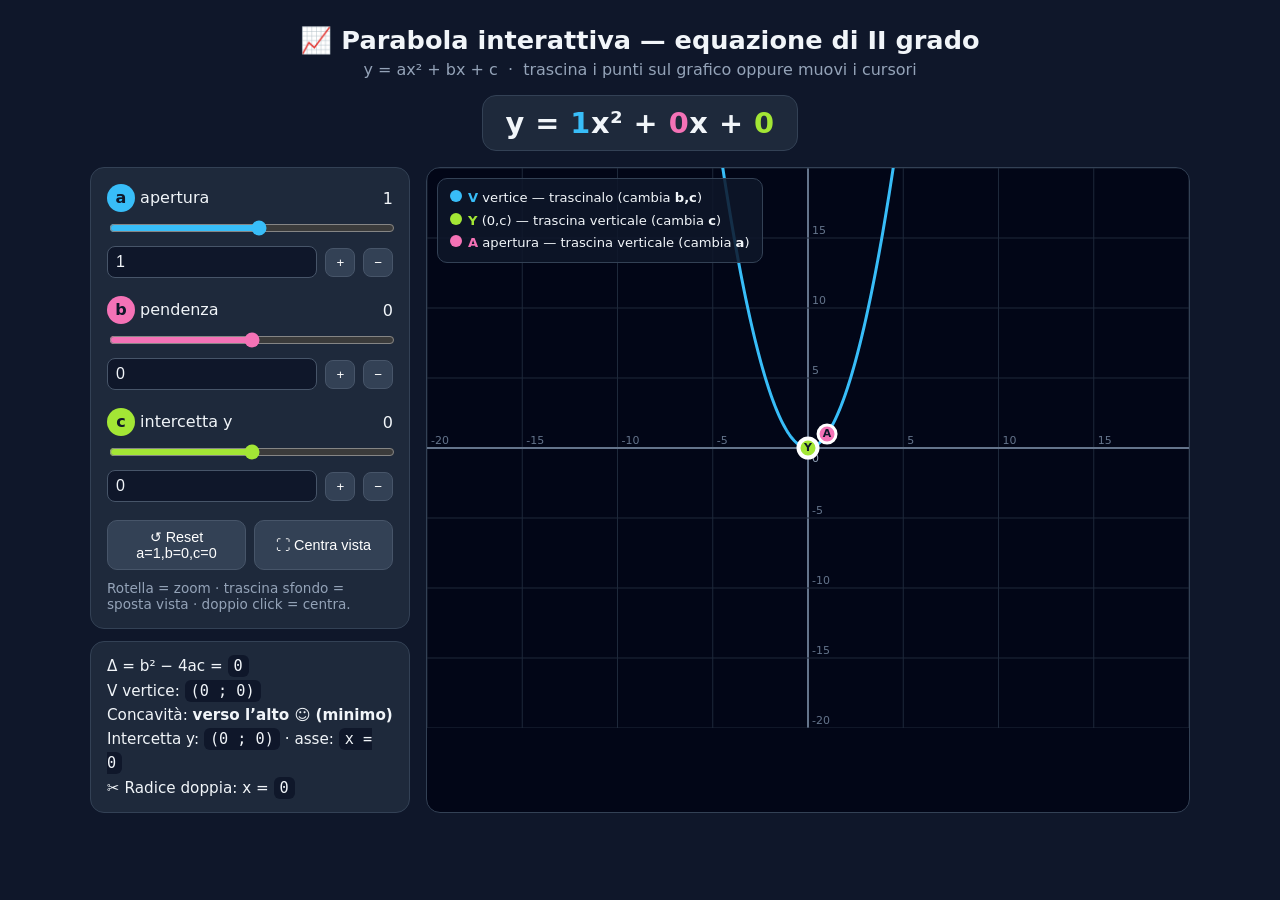
<file: app/funzioni/index.html>
<!DOCTYPE html>
<html lang="it">
<head>
<meta charset="UTF-8">
<meta name="viewport" content="width=device-width, initial-scale=1.0">
<title>Parabola Interattiva — y = ax² + bx + c</title>
<style>
  :root {
    --bg: #0f172a;
    --panel: #1e293b;
    --accent: #38bdf8;
    --accent2: #f472b6;
    --accent3: #a3e635;
    --text: #f1f5f9;
    --muted: #94a3b8;
  }
  * { box-sizing: border-box; }
  body {
    margin: 0; font-family: system-ui, -apple-system, "Segoe UI", Roboto, sans-serif;
    background: var(--bg); color: var(--text);
    min-height: 100vh; display: flex; flex-direction: column; align-items: center;
    padding: 20px;
  }
  h1 { margin: 0.2em 0; font-size: 1.6rem; text-align: center; }
  .subtitle { color: var(--muted); margin-bottom: 16px; text-align: center; }
  .equation-big {
    font-size: 1.8rem; font-weight: 700; letter-spacing: 0.5px;
    background: var(--panel); padding: 10px 22px; border-radius: 14px;
    border: 1px solid #334155; margin-bottom: 16px;
  }
  .equation-big span.a { color: var(--accent); }
  .equation-big span.b { color: var(--accent2); }
  .equation-big span.c { color: var(--accent3); }
  .layout {
    display: grid; grid-template-columns: 320px 1fr;
    gap: 16px; width: 100%; max-width: 1100px;
  }
  @media (max-width: 800px) { .layout { grid-template-columns: 1fr; } }
  .controls {
    background: var(--panel); border: 1px solid #334155;
    border-radius: 14px; padding: 16px;
  }
  .ctrl { margin-bottom: 18px; }
  .ctrl-header { display: flex; justify-content: space-between; align-items: center; margin-bottom: 6px; }
  .badge {
    display: inline-block; width: 28px; height: 28px; line-height: 28px;
    text-align: center; border-radius: 50%; font-weight: 800; color: #0f172a;
  }
  .badge-a { background: var(--accent); }
  .badge-b { background: var(--accent2); }
  .badge-c { background: var(--accent3); }
  .ctrl input[type="range"] { width: 100%; accent-color: var(--accent); }
  .ctrl-b input[type="range"] { accent-color: var(--accent2); }
  .ctrl-c input[type="range"] { accent-color: var(--accent3); }
  .row { display: flex; gap: 8px; align-items: center; margin-top: 6px; }
  .row input[type="number"] {
    width: 100%; padding: 6px 8px; border-radius: 8px;
    border: 1px solid #475569; background: #0f172a; color: var(--text); font-size: 1rem;
  }
  .row button {
    padding: 6px 10px; border-radius: 8px; border: 1px solid #475569;
    background: #334155; color: white; cursor: pointer;
  }
  .info {
    background: var(--panel); border: 1px solid #334155; border-radius: 14px;
    padding: 12px 16px; margin-top: 12px; font-size: 0.95rem; line-height: 1.6;
  }
  .info code { background: #0f172a; padding: 2px 6px; border-radius: 6px; }
  .canvas-wrap {
    background: #020617; border: 1px solid #334155; border-radius: 14px;
    position: relative; overflow: hidden; min-height: 520px;
  }
  canvas { display: block; width: 100%; height: 560px; cursor: crosshair; touch-action: none; }
  .legend {
    position: absolute; top: 10px; left: 10px;
    background: rgba(15,23,42,0.85); border: 1px solid #334155;
    border-radius: 10px; padding: 8px 12px; font-size: 0.82rem; line-height: 1.7;
    pointer-events: none;
  }
  .dot { display: inline-block; width: 12px; height: 12px; border-radius: 50%; margin-right: 6px; vertical-align: baseline; }
  .toolbar { display: flex; gap: 8px; margin-top: 10px; flex-wrap: wrap; }
  .toolbar button {
    flex: 1; padding: 8px; border-radius: 10px; border: 1px solid #475569;
    background: #334155; color: white; cursor: pointer; font-size: 0.9rem;
  }
  .toolbar button:hover { background: #475569; }
  .hint { color: var(--muted); font-size: 0.85rem; margin-top: 10px; }
</style>
</head>
<body>

<h1>📈 Parabola interattiva — equazione di II grado</h1>
<div class="subtitle">y = ax² + bx + c &nbsp;·&nbsp; trascina i punti sul grafico oppure muovi i cursori</div>

<div class="equation-big" id="eqBig">y = <span class="a" id="eqA">1</span>x² + <span class="b" id="eqB">0</span>x + <span class="c" id="eqC">0</span></div>

<div class="layout">
  <div>
    <div class="controls">
      <div class="ctrl ctrl-a">
        <div class="ctrl-header"><span><span class="badge badge-a">a</span> apertura</span><span id="valA">1</span></div>
        <input type="range" id="sliderA" min="-20" max="20" step="0.05" value="1">
        <div class="row">
          <input type="number" id="numA" step="0.05" value="1">
          <button onclick="stepParam('a',0.1)">+</button>
          <button onclick="stepParam('a',-0.1)">−</button>
        </div>
      </div>
      <div class="ctrl ctrl-b">
        <div class="ctrl-header"><span><span class="badge badge-b">b</span> pendenza</span><span id="valB">0</span></div>
        <input type="range" id="sliderB" min="-20" max="20" step="0.1" value="0">
        <div class="row">
          <input type="number" id="numB" step="0.1" value="0">
          <button onclick="stepParam('b',0.1)">+</button>
          <button onclick="stepParam('b',-0.1)">−</button>
        </div>
      </div>
      <div class="ctrl ctrl-c">
        <div class="ctrl-header"><span><span class="badge badge-c">c</span> intercetta y</span><span id="valC">0</span></div>
        <input type="range" id="sliderC" min="-20" max="20" step="0.1" value="0">
        <div class="row">
          <input type="number" id="numC" step="0.1" value="0">
          <button onclick="stepParam('c',0.1)">+</button>
          <button onclick="stepParam('c',-0.1)">−</button>
        </div>
      </div>
      <div class="toolbar">
        <button onclick="resetParams()">↺ Reset a=1,b=0,c=0</button>
        <button onclick="resetView()">⛶ Centra vista</button>
      </div>
      <div class="hint">
        Rotella = zoom · trascina sfondo = sposta vista · doppio click = centra.
      </div>
    </div>
    <div class="info" id="infoBox"></div>
  </div>

  <div class="canvas-wrap">
    <canvas id="cv"></canvas>
    <div class="legend">
      <div><span class="dot" style="background:#38bdf8"></span><b style="color:#38bdf8">V</b> vertice — trascinalo (cambia <b>b,c</b>)</div>
      <div><span class="dot" style="background:#a3e635"></span><b style="color:#a3e635">Y</b> (0,c) — trascina verticale (cambia <b>c</b>)</div>
      <div><span class="dot" style="background:#f472b6"></span><b style="color:#f472b6">A</b> apertura — trascina verticale (cambia <b>a</b>)</div>
    </div>
  </div>
</div>

<script>
let a = 1, b = 0, c = 0;
let view = { xmin: -20, xmax: 20, ymin: -20, ymax: 20 };

const cv = document.getElementById('cv');
const ctx = cv.getContext('2d');

function resize() {
  const r = cv.getBoundingClientRect();
  const dpr = window.devicePixelRatio || 1;
  cv.width = r.width * dpr;
  cv.height = r.height * dpr;
  ctx.setTransform(dpr, 0, 0, dpr, 0, 0);
  draw();
}
window.addEventListener('resize', resize);

function toSX(x) {
  const r = cv.getBoundingClientRect();
  return (x - view.xmin) / (view.xmax - view.xmin) * r.width;
}
function toSY(y) {
  const r = cv.getBoundingClientRect();
  return r.height - (y - view.ymin) / (view.ymax - view.ymin) * r.height;
}
function toMX(px) {
  const r = cv.getBoundingClientRect();
  return view.xmin + px / r.width * (view.xmax - view.xmin);
}
function toMY(py) {
  const r = cv.getBoundingClientRect();
  return view.ymin + (r.height - py) / r.height * (view.ymax - view.ymin);
}
function f(x) { return a*x*x + b*x + c; }
function vertex() {
  if (Math.abs(a) < 1e-9) return null;
  const h = -b/(2*a);
  return { h, k: f(h) };
}

function handles() {
  const v = vertex();
  const list = [];
  if (v) {
    list.push({ id:'V', x: v.h, y: v.k, color:'#38bdf8', radius: 10 });
    list.push({ id:'A', x: v.h+1, y: v.k + a, color:'#f472b6', radius: 9 });
  } else {
    list.push({ id:'A', x: 1, y: f(1), color:'#f472b6', radius: 9 });
  }
  list.push({ id:'Y', x: 0, y: c, color:'#a3e635', radius: 9 });
  return list;
}

function niceStep(range) {
  const raw = range / 10;
  const mag = Math.pow(10, Math.floor(Math.log10(raw)));
  const n = raw / mag;
  if (n < 1.5) return mag;
  if (n < 3.5) return 2*mag;
  if (n < 7.5) return 5*mag;
  return 10*mag;
}

function draw() {
  const r = cv.getBoundingClientRect();
  const W = r.width, H = r.height;
  ctx.clearRect(0,0,W,H);

  // griglia
  const stepX = niceStep(view.xmax - view.xmin);
  const stepY = niceStep(view.ymax - view.ymin);
  ctx.font = '11px system-ui'; ctx.textAlign = 'left';
  for (let x = Math.ceil(view.xmin/stepX)*stepX; x <= view.xmax; x += stepX) {
    const sx = toSX(x);
    ctx.strokeStyle = Math.abs(x) < 1e-9 ? '#64748b' : '#1e293b';
    ctx.lineWidth = Math.abs(x) < 1e-9 ? 2 : 1;
    ctx.beginPath(); ctx.moveTo(sx,0); ctx.lineTo(sx,H); ctx.stroke();
    if (Math.abs(x) > 1e-9) { ctx.fillStyle='#64748b'; ctx.fillText(Number(x.toFixed(2)), sx+4, toSY(0)-4); }
  }
  for (let y = Math.ceil(view.ymin/stepY)*stepY; y <= view.ymax; y += stepY) {
    const sy = toSY(y);
    ctx.strokeStyle = Math.abs(y) < 1e-9 ? '#64748b' : '#1e293b';
    ctx.lineWidth = Math.abs(y) < 1e-9 ? 2 : 1;
    ctx.beginPath(); ctx.moveTo(0,sy); ctx.lineTo(W,sy); ctx.stroke();
    if (Math.abs(y) > 1e-9) { ctx.fillStyle='#64748b'; ctx.fillText(Number(y.toFixed(2)), toSX(0)+4, sy-4); }
  }
  // "0"
  ctx.fillStyle = '#94a3b8'; ctx.fillText('0', toSX(0)+4, toSY(0)+14);

  // radici
  const D = b*b - 4*a*c;
  let roots = [];
  if (Math.abs(a) < 1e-9) {
    if (Math.abs(b) > 1e-9) roots = [-c/b];
  } else if (D >= 0) {
    roots = [(-b-Math.sqrt(D))/(2*a), (-b+Math.sqrt(D))/(2*a)];
  }
  // parabola / retta
  ctx.strokeStyle = '#38bdf8'; ctx.lineWidth = 3; ctx.beginPath();
  const N = 600;
  let started = false;
  for (let i=0;i<=N;i++) {
    const x = view.xmin + (view.xmax-view.xmin)*i/N;
    const y = f(x);
    const sy = toSY(y);
    if (y < view.ymin-100 || y > view.ymax+100) { started=false; continue; }
    const sx = toSX(x);
    if (!started) { ctx.moveTo(sx,sy); started=true; } else ctx.lineTo(sx,sy);
  }
  ctx.stroke();

  // radici
  ctx.fillStyle = '#fbbf24';
  roots.forEach(x => {
    if (x < view.xmin || x > view.xmax) return;
    ctx.beginPath(); ctx.arc(toSX(x), toSY(0), 6, 0, Math.PI*2); ctx.fill();
    ctx.strokeStyle='#0f172a'; ctx.lineWidth=2; ctx.stroke();
  });

  // handles
  handles().forEach(h => {
    const sx = toSX(h.x), sy = toSY(h.y);
    ctx.beginPath(); ctx.arc(sx, sy, h.radius, 0, Math.PI*2);
    ctx.fillStyle = h.color; ctx.fill();
    ctx.lineWidth = 3; ctx.strokeStyle = '#fff'; ctx.stroke();
    ctx.fillStyle = '#0f172a'; ctx.font='bold 11px system-ui';
    ctx.textAlign='center'; ctx.textBaseline='middle';
    ctx.fillText(h.id, sx, sy+0.5);
  });

  updatePanel(D, roots);
}

function fmt(n) {
  const v = Math.round(n*100)/100;
  return (v===0?0:v).toString();
}
function fmtSigned(n) {
  const v = Math.round(n*100)/100;
  return (v>=0?'+ ':'− ') + Math.abs(v===0?0:v).toString().replace('-','');
}

function updatePanel(D, roots) {
  document.getElementById('eqA').textContent = fmt(a);
  document.getElementById('eqB').textContent = fmt(b);
  document.getElementById('eqC').textContent = fmt(c);
  document.getElementById('valA').textContent = fmt(a);
  document.getElementById('valB').textContent = fmt(b);
  document.getElementById('valC').textContent = fmt(c);
  if (document.activeElement !== document.getElementById('numA')) document.getElementById('numA').value = Math.round(a*1000)/1000;
  if (document.activeElement !== document.getElementById('numB')) document.getElementById('numB').value = Math.round(b*1000)/1000;
  if (document.activeElement !== document.getElementById('numC')) document.getElementById('numC').value = Math.round(c*1000)/1000;
  document.getElementById('sliderA').value = a;
  document.getElementById('sliderB').value = b;
  document.getElementById('sliderC').value = c;

  const v = vertex();
  let html = '';
  if (Math.abs(a) < 1e-9) {
    html += `<div>📏 <b>a = 0</b> → è una <b>retta</b>: y = ${fmt(b)}x + ${fmt(c)}</div>`;
    if (Math.abs(b) > 1e-9) html += `<div>✂️ Radice: x = ${fmt(-c/b)}</div>`;
    else html += `<div>✂️ Nessuna radice (retta orizzontale).</div>`;
  } else {
    const conc = a > 0 ? 'verso l’alto ☺ (minimo)' : 'verso il basso ☹ (massimo)';
    html += `<div>Δ = b² − 4ac = <code>${fmt(D)}</code></div>`;
    html += `<div>V vertice: <code>(${fmt(v.h)} ; ${fmt(v.k)})</code></div>`;
    html += `<div>Concavità: <b>${conc}</b></div>`;
    html += `<div>Intercetta y: <code>(0 ; ${fmt(c)})</code> · asse: <code>x = ${fmt(v.h)}</code></div>`;
    if (D > 0) html += `<div>✂️ Radici: x₁ = <code>${fmt(roots[0])}</code>, x₂ = <code>${fmt(roots[1])}</code></div>`;
    else if (Math.abs(D) < 1e-9) html += `<div>✂️ Radice doppia: x = <code>${fmt(-b/(2*a))}</code></div>`;
    else html += `<div>✂️ Nessuna radice reale (Δ &lt; 0).</div>`;
  }
  document.getElementById('infoBox').innerHTML = html;
}

// --- sync controlli ---
function setParams(na, nb, nc, source) {
  a = Math.max(-20, Math.min(20, na));
  b = Math.max(-20, Math.min(20, nb));
  c = Math.max(-20, Math.min(20, nc));
  draw();
}
function stepParam(p, d) {
  if (p==='a') setParams(a+d,b,c);
  if (p==='b') setParams(a,b+d,c);
  if (p==='c') setParams(a,b,c+d);
}
function resetParams() { setParams(1,0,0); }
function resetView() { view = { xmin:-20, xmax:20, ymin:-20, ymax:20 }; draw(); }

[['sliderA','numA','a'],['sliderB','numB','b'],['sliderC','numC','c']].forEach(([s,n,p]) => {
  document.getElementById(s).addEventListener('input', e => {
    const v = parseFloat(e.target.value);
    if (p==='a') setParams(v,b,c); if (p==='b') setParams(a,v,c); if (p==='c') setParams(a,b,v);
  });
  document.getElementById(n).addEventListener('input', e => {
    const v = parseFloat(e.target.value);
    if (isNaN(v)) return;
    if (p==='a') setParams(v,b,c); if (p==='b') setParams(a,v,c); if (p==='c') setParams(a,b,v);
  });
});

// --- drag sul grafico ---
let dragId = null, panning = false, lastPX=0, lastPY=0;

function handleAt(px, py) {
  let best = null, bestD = 22;
  handles().forEach(h => {
    const d = Math.hypot(toSX(h.x)-px, toSY(h.y)-py);
    if (d < bestD) { bestD = d; best = h; }
  });
  return best;
}
function pos(e) {
  const r = cv.getBoundingClientRect();
  return { x: e.clientX - r.left, y: e.clientY - r.top };
}
cv.addEventListener('pointerdown', e => {
  const p = pos(e);
  const h = handleAt(p.x, p.y);
  cv.setPointerCapture(e.pointerId);
  if (h) dragId = h.id;
  else { panning = true; lastPX = p.x; lastPY = p.y; }
});
cv.addEventListener('pointermove', e => {
  const p = pos(e);
  const mx = toMX(p.x), my = toMY(p.y);
  if (dragId) {
    const v = vertex();
    if (dragId === 'V' && v) {
      // vertice (h,k) con a fisso → b = -2ah, c = k + ah²
      const hNew = Math.max(-20, Math.min(20, mx));
      const kNew = Math.max(-20, Math.min(20, my));
      b = -2*a*hNew;
      c = kNew + a*hNew*hNew;
      b = Math.max(-20, Math.min(20, b));
      c = Math.max(-20, Math.min(20, c));
    } else if (dragId === 'Y') {
      c = Math.max(-20, Math.min(20, my));
    } else if (dragId === 'A') {
      if (v) {
        let aNew = my - v.k;           // P = k + a → a = yP − k
        aNew = Math.max(-20, Math.min(20, aNew));
        if (Math.abs(aNew) < 0.05 && my !== v.k) aNew = my > v.k ? 0.05 : -0.05;
        // mantieni vertice fisso
        a = aNew;
        b = -2*a*v.h;
        c = v.k + a*v.h*v.h;
        b = Math.max(-20, Math.min(20, b));
        c = Math.max(-20, Math.min(20, c));
      } else {
        // caso retta: a = y − bx − c in x=1
        a = Math.max(-20, Math.min(20, my - b*1 - c));
      }
    }
    draw();
  } else if (panning) {
    const dx = p.x - lastPX, dy = p.y - lastPY;
    const r = cv.getBoundingClientRect();
    const sx = (view.xmax-view.xmin)/r.width;
    const sy = (view.ymax-view.ymin)/r.height;
    view.xmin -= dx*sx; view.xmax -= dx*sx;
    view.ymin += dy*sy; view.ymax += dy*sy;
    lastPX = p.x; lastPY = p.y;
    draw();
  } else {
    cv.style.cursor = handleAt(p.x,p.y) ? 'grab' : 'crosshair';
  }
});
window.addEventListener('pointerup', () => { dragId = null; panning = false; });
cv.addEventListener('dblclick', resetView);
cv.addEventListener('wheel', e => {
  e.preventDefault();
  const p = pos(e);
  const mx = toMX(p.x), my = toMY(p.y);
  const z = e.deltaY > 0 ? 1.15 : 1/1.15;
  view.xmin = mx + (view.xmin-mx)*z;
  view.xmax = mx + (view.xmax-mx)*z;
  view.ymin = my + (view.ymin-my)*z;
  view.ymax = my + (view.ymax-my)*z;
  draw();
}, { passive: false });

resize();
</script>
</body>
</html>
</file>
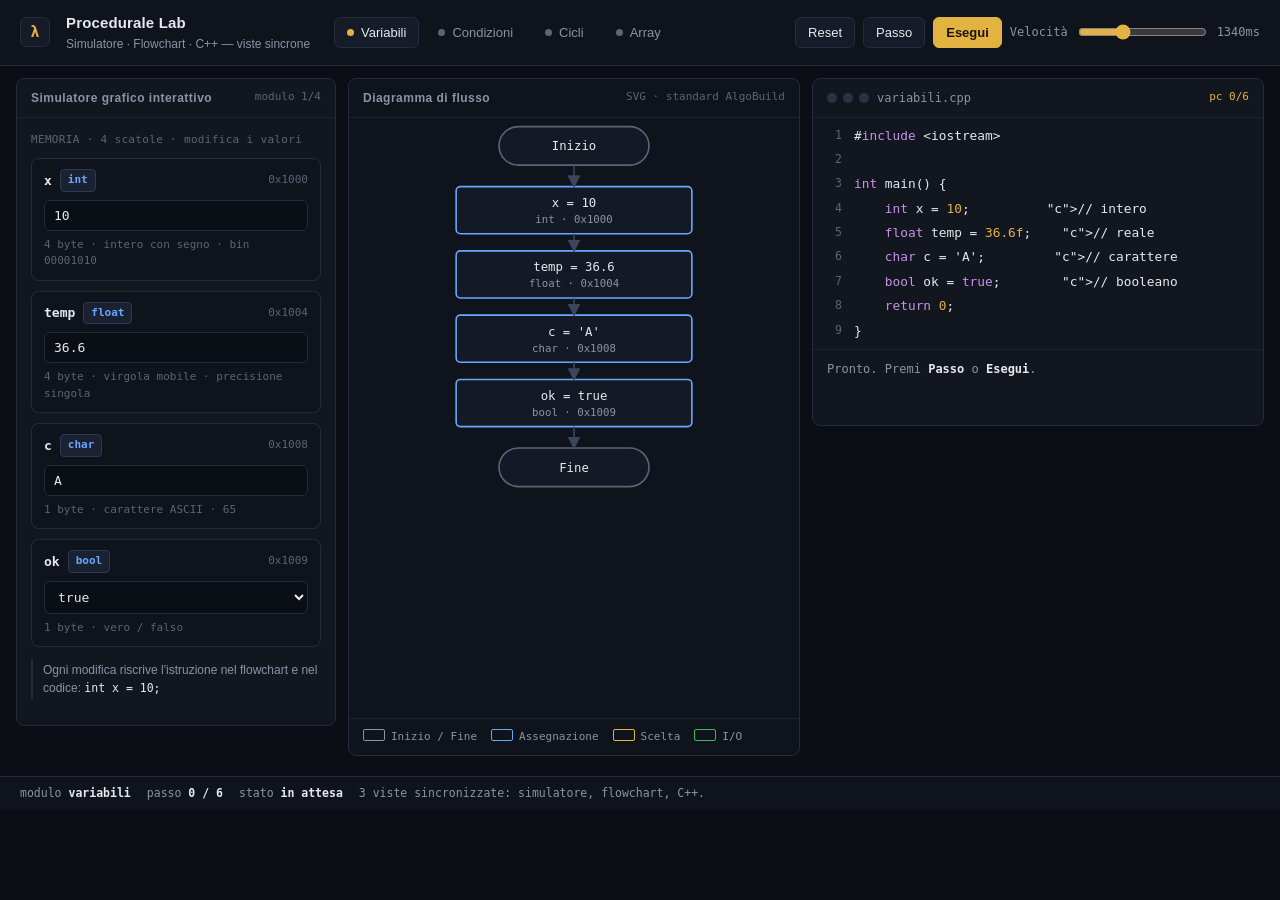
<file: app/introduzione-alla-programmazione/index.html>
<!DOCTYPE html>
<html lang="it">
<head>
<meta charset="UTF-8">
<meta name="viewport" content="width=device-width, initial-scale=1.0">
<title>Procedurale Lab — Variabili, Condizioni, Cicli, Array</title>
<style>
  :root{
    --bg:#0b0e14; --panel:#11161f; --panel2:#151c28; --panel3:#0e131c;
    --border:#232c3d; --border-soft:#1b2331;
    --text:#e6e9ef; --muted:#8b94a5; --faint:#5b6575;
    --mono:ui-monospace,"SF Mono","Cascadia Code","JetBrains Mono",Menlo,Consolas,monospace;
    --sans:-apple-system,BlinkMacSystemFont,"Segoe UI",Helvetica,Arial,sans-serif;
    --amber:#e3b341; --blue:#6aa6ff; --green:#3fb950; --red:#f47067; --violet:#9e8cff;
    --assign-border:#6aa6ff; --choice-border:#e3b341; --io-border:#3fb950;
  }
  *{box-sizing:border-box}
  html,body{margin:0;padding:0}
  body{background:var(--bg);color:var(--text);font-family:var(--sans);font-size:14px;line-height:1.5;min-height:100vh}
  header.topbar{display:flex;align-items:center;gap:16px;padding:12px 20px;border-bottom:1px solid var(--border);background:var(--panel3);position:sticky;top:0;z-index:20}
  .logo{width:30px;height:30px;border:1px solid var(--border);border-radius:6px;background:var(--panel2);display:flex;align-items:center;justify-content:center;font-family:var(--mono);font-weight:700;font-size:15px;color:var(--amber);flex:none}
  .titleblock h1{font-size:15px;margin:0;font-weight:650;letter-spacing:.01em}
  .titleblock p{margin:0;font-size:12px;color:var(--muted)}
  nav.tabs{display:flex;gap:6px;margin-left:8px;flex-wrap:wrap}
  nav.tabs button{font-family:var(--sans);font-size:13px;color:var(--muted);background:transparent;border:1px solid transparent;border-radius:6px;padding:7px 12px;cursor:pointer}
  nav.tabs button:hover{color:var(--text);background:var(--panel2)}
  nav.tabs button.active{color:var(--text);background:var(--panel2);border-color:var(--border)}
  nav.tabs button.active .dot{background:var(--amber)}
  .dot{display:inline-block;width:7px;height:7px;border-radius:50%;background:var(--faint);margin-right:7px;vertical-align:1px}
  .execbar{display:flex;align-items:center;gap:8px;margin-left:auto;flex-wrap:wrap}
  .execbar button{font-size:13px;border:1px solid var(--border);background:var(--panel2);color:var(--text);border-radius:6px;padding:7px 12px;cursor:pointer;font-family:var(--sans)}
  .execbar button:hover{border-color:#33405a;background:#1a2231}
  .execbar button:disabled{opacity:.4;cursor:default}
  #btnRun{background:var(--amber);border-color:var(--amber);color:#1a1405;font-weight:650}
  #btnRun:hover{background:#eec25e}
  .speed{display:flex;align-items:center;gap:8px;font-size:12px;color:var(--muted);font-family:var(--mono)}
  input[type=range]{accent-color:var(--amber)}
  main.layout{display:grid;grid-template-columns:320px minmax(380px,1fr) minmax(340px,1fr);gap:12px;padding:12px 16px 20px;align-items:start;max-width:1560px;margin:0 auto}
  section.panel{background:var(--panel);border:1px solid var(--border);border-radius:8px;overflow:hidden}
  .panelhead{padding:10px 14px;border-bottom:1px solid var(--border-soft);display:flex;align-items:center;gap:8px}
  .panelhead h2{font-size:12px;margin:0;font-weight:650;letter-spacing:.04em;color:var(--muted)}
  .panelhead .tag{margin-left:auto;font-family:var(--mono);font-size:11px;color:var(--faint)}
  .panelbody{padding:14px}
  .viewlabel{font-family:var(--mono);font-size:11px;color:var(--faint);letter-spacing:.03em;margin-bottom:10px}
  /* memory boxes */
  .membox{border:1px solid var(--border);border-radius:8px;padding:10px 12px;margin-bottom:10px;background:var(--panel3);transition:border-color .2s}
  .membox.live{border-color:var(--amber)}
  .membox .row1{display:flex;align-items:center;gap:8px;margin-bottom:8px}
  .typename{font-family:var(--mono);font-size:11px;font-weight:700;padding:2px 7px;border-radius:4px;background:#1a2231;color:var(--blue);border:1px solid #2b3a55}
  .addr{font-family:var(--mono);font-size:11px;color:var(--faint);margin-left:auto}
  .varname{font-family:var(--mono);font-size:13px;font-weight:700}
  .membox input,.membox select{background:#0a0e15;border:1px solid var(--border);color:var(--text);border-radius:6px;padding:7px 9px;font-family:var(--mono);font-size:13px;width:100%}
  .membox input:focus,.membox select:focus{outline:none;border-color:var(--amber)}
  .size{font-family:var(--mono);font-size:11px;color:var(--faint);margin-top:6px}
  /* generic controls */
  label.f{display:block;font-size:12px;color:var(--muted);margin:10px 0 4px}
  input[type=number],input[type=text],select.full{background:#0a0e15;border:1px solid var(--border);color:var(--text);border-radius:6px;padding:7px 9px;font-family:var(--mono);font-size:13px;width:100%}
  input:focus,select:focus{outline:none;border-color:var(--amber)}
  input[type=range].full{width:100%}
  .btnrow{display:flex;gap:8px;flex-wrap:wrap;margin-top:10px}
  .btnrow button,.ghost{background:var(--panel2);border:1px solid var(--border);color:var(--text);border-radius:6px;padding:7px 11px;font-size:12.5px;cursor:pointer;font-family:var(--sans)}
  .btnrow button:hover{border-color:#33405a}
  .btnrow button.warn{border-color:#5a3a2b;color:var(--amber)}
  .statgrid{display:grid;grid-template-columns:1fr 1fr;gap:8px;margin-top:12px}
  .stat{border:1px solid var(--border-soft);border-radius:6px;padding:8px 10px;background:var(--panel3)}
  .stat .k{font-family:var(--mono);font-size:11px;color:var(--faint)}
  .stat .v{font-family:var(--mono);font-size:16px;font-weight:700}
  .result{margin-top:12px;border:1px solid var(--border);border-radius:6px;padding:10px 12px;font-family:var(--mono);font-size:13px;background:var(--panel3);min-height:44px}
  .result.ok{border-color:#2b4a35}
  .result .big{font-size:15px;font-weight:700}
  /* array cells */
  .cells{display:flex;gap:6px;margin:8px 0 4px}
  .cell{flex:1;border:1px solid var(--border);border-radius:6px;background:var(--panel3);text-align:center;padding:6px 2px;cursor:pointer;transition:border-color .15s,background .15s;min-width:0}
  .cell:hover{border-color:var(--blue)}
  .cell.sel{border-color:var(--blue)}
  .cell.cur{border-color:var(--amber);background:#221b08}
  .cell.found{border-color:var(--green);background:#0f2117}
  .cell .idx{font-family:var(--mono);font-size:10px;color:var(--faint)}
  .cell .val{font-family:var(--mono);font-size:16px;font-weight:700;display:block;margin-top:2px}
  .cell input{width:100%;background:#0a0e15;border:1px solid var(--border);color:var(--text);border-radius:4px;font-family:var(--mono);font-size:13px;text-align:center;padding:3px 0;margin-top:4px}
  /* flowchart */
  #flowWrap{background:var(--panel3)}
  #flowSvg{width:100%;height:auto;display:block}
  .fnode{fill:#131a26;stroke-width:1.5}
  .fnode.assign{stroke:var(--assign-border)}
  .fnode.choice{stroke:var(--choice-border)}
  .fnode.io{stroke:var(--io-border)}
  .fnode.term{stroke:#5b6575}
  .fnode.active{stroke:var(--amber);stroke-width:3;fill:#221b08}
  .flabel{font-family:var(--mono);font-size:11.5px;fill:var(--text);text-anchor:middle}
  .fsub{font-family:var(--mono);font-size:10px;fill:var(--muted);text-anchor:middle}
  .fedge{stroke:#3a465c;stroke-width:1.5;fill:none}
  .fedge.active{stroke:var(--amber);stroke-width:2.5;stroke-dasharray:6 4;animation:dash 1s linear infinite}
  @keyframes dash{to{stroke-dashoffset:-10}}
  .fbranch{font-family:var(--mono);font-size:10.5px;font-weight:700}
  .fbranch.t{fill:var(--green)} .fbranch.f{fill:var(--red)}
  .legend{display:flex;gap:14px;flex-wrap:wrap;padding:10px 14px;border-top:1px solid var(--border-soft);font-family:var(--mono);font-size:11px;color:var(--muted)}
  .sw{display:inline-block;width:22px;height:12px;border-radius:2px;margin-right:6px;vertical-align:-1px;border:1.5px solid}
  /* code */
  .codehead{display:flex;align-items:center;gap:8px;padding:10px 14px;border-bottom:1px solid var(--border-soft)}
  .dots{display:flex;gap:6px}
  .dots span{width:10px;height:10px;border-radius:50%;background:#2a3345;display:block}
  .filename{font-family:var(--mono);font-size:12px;color:var(--muted)}
  #pc{margin-left:auto;font-family:var(--mono);font-size:11px;color:var(--amber)}
  #codeBox{font-family:var(--mono);font-size:12.8px;line-height:1.75;padding:6px 0;overflow-x:auto}
  .cline{display:flex;padding:1px 0;border-left:3px solid transparent}
  .cline.cur{background:#221b08;border-left-color:var(--amber)}
  .cline.done{opacity:.55}
  .ln{width:38px;flex:none;text-align:right;padding-right:12px;color:var(--faint);font-size:11.5px;user-select:none}
  .lc{white-space:pre;padding-right:16px}
  .k{color:#c792ea}.t{color:var(--blue)}.n{color:var(--amber)}.s{color:#9ece6a}.c{color:#5b6575;font-style:italic}.f{color:#7dcfff}.p{color:#89ddff}
  #trace{border-top:1px solid var(--border-soft);padding:10px 14px;font-family:var(--mono);font-size:12px;min-height:76px;color:var(--muted)}
  #trace .step-pc{color:var(--amber);font-weight:700}
  #statusbar{display:flex;gap:16px;align-items:center;padding:8px 20px;border-top:1px solid var(--border);background:var(--panel3);font-family:var(--mono);font-size:11.5px;color:var(--muted);position:sticky;bottom:0;flex-wrap:wrap}
  #statusbar b{color:var(--text)}
  .tabpage{display:none} .tabpage.on{display:block}
  .note{font-size:12px;color:var(--muted);border-left:2px solid var(--border);padding:2px 0 2px 10px;margin:12px 0}
  .note code{font-family:var(--mono);color:var(--text);font-size:11.5px}
  @media(max-width:1100px){main.layout{grid-template-columns:1fr 1fr} #panelSim{grid-column:1/-1}}
  @media(max-width:760px){main.layout{grid-template-columns:1fr} header.topbar{flex-wrap:wrap}}
  @media(prefers-reduced-motion:reduce){.fedge.active{animation:none}}
  button:focus-visible,input:focus-visible{outline:2px solid var(--amber);outline-offset:1px}
</style>
</head>
<body>

<header class="topbar">
  <div class="logo">λ</div>
  <div class="titleblock">
    <h1>Procedurale Lab</h1>
    <p>Simulatore · Flowchart · C++ — viste sincrone</p>
  </div>
  <nav class="tabs" id="tabs">
    <button data-tab="var" class="active"><span class="dot"></span>Variabili</button>
    <button data-tab="cond"><span class="dot"></span>Condizioni</button>
    <button data-tab="loop"><span class="dot"></span>Cicli</button>
    <button data-tab="array"><span class="dot"></span>Array</button>
  </nav>
  <div class="execbar">
    <button id="btnReset" title="Riporta il modulo allo stato iniziale">Reset</button>
    <button id="btnStep" title="Avanza di un passo">Passo</button>
    <button id="btnRun" title="Esecuzione automatica">Esegui</button>
    <label class="speed">Velocità <input type="range" id="speed" min="1" max="10" value="4"><span id="speedVal">750ms</span></label>
  </div>
</header>

<main class="layout">
  <!-- 1. SIMULATORE -->
  <section class="panel" id="panelSim">
    <div class="panelhead"><h2>Simulatore grafico interattivo</h2><span class="tag" id="simTag">modulo 1/4</span></div>
    <div class="panelbody">

      <div class="tabpage on" id="page-var">
        <div class="viewlabel">MEMORIA · 4 scatole · modifica i valori</div>
        <div class="membox" id="box-x">
          <div class="row1"><span class="varname">x</span><span class="typename">int</span><span class="addr">0x1000</span></div>
          <input type="number" id="in-x" value="10" step="1">
          <div class="size">4 byte · intero con segno · <span id="bin-x">…</span></div>
        </div>
        <div class="membox" id="box-t">
          <div class="row1"><span class="varname">temp</span><span class="typename">float</span><span class="addr">0x1004</span></div>
          <input type="number" id="in-t" value="36.6" step="0.1">
          <div class="size">4 byte · virgola mobile · precisione singola</div>
        </div>
        <div class="membox" id="box-c">
          <div class="row1"><span class="varname">c</span><span class="typename">char</span><span class="addr">0x1008</span></div>
          <input type="text" id="in-c" value="A" maxlength="1">
          <div class="size">1 byte · carattere ASCII · <span id="ascii-c">65</span></div>
        </div>
        <div class="membox" id="box-b">
          <div class="row1"><span class="varname">ok</span><span class="typename">bool</span><span class="addr">0x1009</span></div>
          <select id="in-b"><option value="true">true</option><option value="false">false</option></select>
          <div class="size">1 byte · vero / falso</div>
        </div>
        <p class="note">Ogni modifica riscrive l'istruzione nel flowchart e nel codice: <code>int x = 10;</code></p>
      </div>

      <div class="tabpage" id="page-cond">
        <div class="viewlabel">INPUT · voto esame 0–100</div>
        <label class="f">Voto (input utente)</label>
        <input type="range" class="full" id="in-voto" min="0" max="100" value="75">
        <div class="statgrid">
          <div class="stat"><div class="k">voto</div><div class="v" id="v-voto">75</div></div>
          <div class="stat"><div class="k">soglia</div><div class="v">60</div></div>
        </div>
        <div class="result" id="condResult">—</div>
        <p class="note">Catena valutata: <code>if (voto &gt;= 90)</code> → <code>else if (voto &gt;= 60)</code> → <code>else</code>. Cambia il voto e premi Passo.</p>
      </div>

      <div class="tabpage" id="page-loop">
        <div class="viewlabel">PARAMETRI CICLO · conteggio e accumulo</div>
        <label class="f">Costrutto</label>
        <select class="full" id="loop-kind"><option value="for">for (conteggio noto)</option><option value="while">while (condizione)</option></select>
        <div style="display:grid;grid-template-columns:1fr 1fr 1fr;gap:8px;margin-top:8px">
          <div><label class="f">Inizio</label><input type="number" id="loop-start" value="1"></div>
          <div><label class="f">Fine (incl.)</label><input type="number" id="loop-end" value="5"></div>
          <div><label class="f">Passo</label><input type="number" id="loop-step" value="1"></div>
        </div>
        <div class="statgrid">
          <div class="stat"><div class="k">i corrente</div><div class="v" id="loop-i">—</div></div>
          <div class="stat"><div class="k">somma</div><div class="v" id="loop-sum">0</div></div>
        </div>
        <div class="btnrow"><button id="loop-apply">Applica parametri</button></div>
        <div class="result" id="loopResult">Premi Passo per avanzare freccia per freccia.</div>
      </div>

      <div class="tabpage" id="page-array">
        <div class="viewlabel">VETTORE · celle adiacenti int arr[5]</div>
        <div class="cells" id="cells"></div>
        <div class="btnrow">
          <button data-preset="base">Base {2,5,8,1,9}</button>
          <button data-preset="ord">Ordinato</button>
          <button data-preset="rnd">Casuale</button>
        </div>
        <div style="display:grid;grid-template-columns:1fr 1fr;gap:8px;margin-top:8px">
          <div><label class="f">Indice i</label><input type="number" id="arr-idx" value="2" min="0" max="4"></div>
          <div><label class="f">Nuovo valore</label><input type="number" id="arr-val" value="8"></div>
        </div>
        <div class="btnrow"><button id="arr-write">Scrivi arr[i] = valore</button></div>
        <label class="f">Algoritmo di scansione</label>
        <select class="full" id="arr-algo">
          <option value="sum">Somma di tutti gli elementi</option>
          <option value="search">Ricerca lineare di un target</option>
          <option value="max">Ricerca del massimo</option>
        </select>
        <div id="arr-target-row" style="display:none"><label class="f">Target da cercare</label><input type="number" id="arr-target" value="8"></div>
        <div class="result" id="arrResult">—</div>
      </div>

    </div>
  </section>

  <!-- 2. FLOWCHART -->
  <section class="panel" id="flowWrap">
    <div class="panelhead"><h2>Diagramma di flusso</h2><span class="tag">SVG · standard AlgoBuild</span></div>
    <svg id="flowSvg" viewBox="0 0 420 560" role="img" aria-label="Diagramma di flusso"></svg>
    <div class="legend">
      <span><i class="sw" style="border-color:#8b94a5"></i>Inizio / Fine</span>
      <span><i class="sw" style="border-color:#6aa6ff"></i>Assegnazione</span>
      <span><i class="sw" style="border-color:#e3b341"></i>Scelta</span>
      <span><i class="sw" style="border-color:#3fb950"></i>I/O</span>
    </div>
  </section>

  <!-- 3. CODICE -->
  <section class="panel">
    <div class="codehead"><div class="dots"><span></span><span></span><span></span></div><span class="filename" id="filename">variabili.cpp</span><span id="pc">pc 0/0</span></div>
    <div id="codeBox"></div>
    <div id="trace">Pronto. Premi <b style="color:var(--text)">Passo</b> o <b style="color:var(--text)">Esegui</b>.</div>
  </section>
</main>

<footer id="statusbar">
  <span>modulo <b id="st-mod">variabili</b></span>
  <span>passo <b id="st-step">0 / 0</b></span>
  <span>stato <b id="st-state">in attesa</b></span>
  <span id="st-msg">3 viste sincronizzate: simulatore, flowchart, C++.</span>
</footer>

<script>
"use strict";
/* ---------- util ---------- */
const $ = id => document.getElementById(id);
const esc = s => String(s).replace(/&/g,"&amp;").replace(/</g,"&lt;").replace(/>/g,"&gt;");
function hl(line){
  let s = esc(line);
  s = s.replace(/(\/\/.*)$/, '<span class="c">$1</span>');
  s = s.replace(/("(?:[^"\\]|\\.)*")/g, '<span class="s">$1</span>');
  s = s.replace(/\b(0x[0-9A-Fa-f]+|\d+\.?\d*f?)\b/g, '<span class="n">$1</span>');
  s = s.replace(/\b(int|float|double|char|bool|void|if|else|for|while|return|true|false|using|namespace|std|include)\b/g, '<span class="k">$1</span>');
  s = s.replace(/\b(cout|cin|endl|string|vector)\b/g, '<span class="f">$1</span>');
  return s;
}
const ARROW = `<defs><marker id="ah" markerWidth="8" markerHeight="8" refX="7" refY="4" orient="auto"><path d="M0,0 L8,4 L0,8 z" fill="#3a465c"/></marker><marker id="ahA" markerWidth="8" markerHeight="8" refX="7" refY="4" orient="auto"><path d="M0,0 L8,4 L0,8 z" fill="#e3b341"/></marker></defs>`;

/* ---------- runner ---------- */
let activeTab = "var";
let steps = [], idx = -1, timer = null;
const speedMs = () => { const v = +$("speed").value; return Math.round(2100 - v*190); }; // 1→1910ms … 10→200ms
$("speed").addEventListener("input", () => $("speedVal").textContent = speedMs()+"ms");
$("speedVal").textContent = speedMs()+"ms";

function setSteps(list){ steps = list; idx = -1; stopAuto(); paintCode(); paintFlow(-1); updateStatus("in attesa"); $("trace").innerHTML = "Pronto. Premi <b style='color:var(--text)'>Passo</b> o <b style='color:var(--text)'>Esegui</b>."; }
function stopAuto(){ if(timer){clearInterval(timer); timer=null;} $("btnRun").textContent="Esegui"; }
function updateStatus(state){
  $("st-mod").textContent = activeTab==="var"?"variabili":activeTab==="cond"?"condizioni":activeTab==="loop"?"cicli":"array";
  $("st-step").textContent = (idx+1)+" / "+steps.length;
  $("st-state").textContent = state;
  $("pc").textContent = "pc "+(idx+1)+"/"+steps.length;
}
function doStep(){
  if(idx+1 >= steps.length){ updateStatus("terminato"); return false; }
  idx++;
  const st = steps[idx];
  if(st.run) st.run();
  paintCode(); paintFlow(idx); paintSim();
  $("trace").innerHTML = `<span class="step-pc">passo ${idx+1}/${steps.length}</span> · ${st.msg}`;
  updateStatus(idx+1>=steps.length ? "terminato" : "in esecuzione");
  return true;
}
$("btnStep").onclick = () => { stopAuto(); doStep(); };
$("btnReset").onclick = () => { MODS[activeTab].reset(); };
$("btnRun").onclick = () => {
  if(timer){ stopAuto(); updateStatus("in pausa"); return; }
  if(idx+1 >= steps.length) MODS[activeTab].reset();
  $("btnRun").textContent = "Pausa";
  timer = setInterval(() => { if(!doStep()) stopAuto(); }, speedMs());
};
document.querySelectorAll("#tabs button").forEach(b => b.onclick = () => {
  document.querySelectorAll("#tabs button").forEach(x=>x.classList.remove("active"));
  b.classList.add("active"); activeTab = b.dataset.tab;
  document.querySelectorAll(".tabpage").forEach(p=>p.classList.remove("on"));
  $("page-"+activeTab).classList.add("on");
  const n = {var:"1/4",cond:"2/4",loop:"3/4",array:"4/4"}[activeTab];
  $("simTag").textContent = "modulo "+n;
  stopAuto(); MODS[activeTab].reset();
});

/* ---------- shared painters ---------- */
let codeLines = [], codeMap = []; // codeMap[stepIdx] -> lineIdx
function paintCode(){
  const box = $("codeBox"); box.innerHTML = "";
  codeLines.forEach((ln,i) => {
    const d = document.createElement("div"); d.className = "cline";
    const curLine = idx>=0 ? codeMap[idx] : -1;
    if(i===curLine) d.classList.add("cur");
    if(idx>=0 && i<curLine && codeMap.includes(i)) d.classList.add("done");
    d.innerHTML = `<span class="ln">${i+1}</span><span class="lc">${hl(ln)||" "}</span>`;
    box.appendChild(d);
  });
}
let flowNodes = [], flowEdges = [];
function paintFlow(stepIdx){
  const svg = $("flowSvg");
  const active = stepIdx>=0 ? steps[stepIdx] : null;
  const aids = active ? active.flow||[] : [];
  const ae = active ? active.edge||[] : [];
  svg.innerHTML = ARROW + flowNodes.map(n=>{
    const on = aids.includes(n.id) ? " active" : "";
    const cx=210;
    if(n.shape==="term") return `<g><rect class="fnode term${on}" x="${cx-70}" y="${n.y}" width="140" height="36" rx="18"/><text class="flabel" x="${cx}" y="${n.y+22}">${esc(n.t)}</text>${edgeLabels(n,ae)}</g>`;
    if(n.shape==="rect") return `<g><rect class="fnode assign${on}" x="${cx-110}" y="${n.y}" width="220" height="44" rx="4"/><text class="flabel" x="${cx}" y="${n.y+19}">${esc(n.t)}</text>${n.s?`<text class="fsub" x="${cx}" y="${n.y+34}">${esc(n.s)}</text>`:""}${edgeLabels(n,ae)}</g>`;
    if(n.shape==="io") return `<g><polygon class="fnode io${on}" points="${cx-105},${n.y} ${cx+125},${n.y} ${cx+105},${n.y+44} ${cx-125},${n.y+44}"/><text class="flabel" x="${cx}" y="${n.y+27}">${esc(n.t)}</text>${edgeLabels(n,ae)}</g>`;
    if(n.shape==="diamond") return `<g><polygon class="fnode choice${on}" points="${cx},${n.y} ${cx+115},${n.y+32} ${cx},${n.y+64} ${cx-115},${n.y+32}"/><text class="flabel" x="${cx}" y="${n.y+28}">${esc(n.t)}</text><text class="fsub" x="${cx}" y="${n.y+43}">${esc(n.s||"")}</text>${edgeLabels(n,ae)}</g>`;
    return "";
  }).join("") + flowEdges.map(e=>{
    const on = ae.includes(e.id) ? " active" : "";
    const m = on ? "ahA" : "ah";
    return `<path class="fedge${on}" d="${e.d}" marker-end="url(#${m})"/>` + (e.lb?`<text class="fbranch ${e.bc||""}" x="${e.lx}" y="${e.ly}">${e.lb}</text>`:"");
  }).join("");
}
function edgeLabels(){ return ""; }
function paintSim(){ MODS[activeTab].paint && MODS[activeTab].paint(); }

/* ================= MODULO 1 · VARIABILI ================= */
const Mvar = {
  reset(){
    $("filename").textContent = "variabili.cpp";
    const x = $("in-x").value||"0", t = $("in-t").value||"0", c = ($("in-c").value||" ")[0], b = $("in-b").value;
    $("bin-x").textContent = "bin " + (parseInt(x,10)>>>0).toString(2).padStart(8,"0").slice(-8);
    $("ascii-c").textContent = c.charCodeAt(0);
    codeLines = [
      "#include <iostream>","",
      "int main() {",
      `    int x = ${x};          // intero`,
      `    float temp = ${t}f;    // reale`,
      `    char c = '${c}';         // carattere`,
      `    bool ok = ${b};        // booleano`,
      "    return 0;",
      "}"
    ];
    codeMap = [2,3,4,5,6,7,8];
    flowNodes = [
      {id:"s", shape:"term", y:8, t:"Inizio"},
      {id:"a1",shape:"rect", y:64, t:`x = ${x}`, s:"int · 0x1000"},
      {id:"a2",shape:"rect", y:124,t:`temp = ${t}`, s:"float · 0x1004"},
      {id:"a3",shape:"rect", y:184,t:`c = '${c}'`, s:"char · 0x1008"},
      {id:"a4",shape:"rect", y:244,t:`ok = ${b}`, s:"bool · 0x1009"},
      {id:"e", shape:"term", y:308,t:"Fine"},
    ];
    flowEdges = [
      {id:"e0",d:"M210,44 L210,64"},{id:"e1",d:"M210,108 L210,124"},
      {id:"e2",d:"M210,168 L210,184"},{id:"e3",d:"M210,228 L210,244"},
      {id:"e4",d:"M210,288 L210,308"},
    ];
    document.querySelectorAll(".membox").forEach(m=>m.classList.remove("live"));
    setSteps([
      {flow:["s"],edge:["e0"],msg:"programma avviato, memoria riservata per 4 variabili.",run(){}},
      {flow:["a1"],edge:["e1"],msg:`assegnazione: <b style="color:var(--text)">int x = ${esc(x)};</b> — scrive nella scatola 0x1000.`,run(){flash("box-x")}},
      {flow:["a2"],edge:["e2"],msg:`assegnazione: <b style="color:var(--text)">float temp = ${esc(t)};</b> — scatola 0x1004.`,run(){flash("box-t")}},
      {flow:["a3"],edge:["e3"],msg:`assegnazione: <b style="color:var(--text)">char c = '${esc(c)}';</b> — scatola 0x1008 (ASCII ${c.charCodeAt(0)}).`,run(){flash("box-c")}},
      {flow:["a4"],edge:["e4"],msg:`assegnazione: <b style="color:var(--text)">bool ok = ${esc(b)};</b> — scatola 0x1009.`,run(){flash("box-b")}},
      {flow:["e"],edge:[],msg:"fine: tutte le scatole contengono un valore tipizzato.",run(){}},
    ]);
  },
  paint(){}
};
function flash(id){ const el=$(id); el.classList.add("live"); setTimeout(()=>el.classList.remove("live"), Math.min(1200, speedMs())); }
["in-x","in-t","in-c","in-b"].forEach(id=>$(id).addEventListener("input",()=>{ if(activeTab==="var") Mvar.reset(); }));

/* ================= MODULO 2 · CONDIZIONI ================= */
const Mcond = {
  voto:75,
  reset(){
    this.voto = +$("in-voto").value;
    $("v-voto").textContent = this.voto;
    $("filename").textContent = "voto.cpp";
    codeLines = [
      "#include <iostream>","",
      "int main() {",
      `    int voto = ${this.voto}; // input`,
      "    if (voto >= 90) {",
      '        cout << "Eccellente";',
      "    } else if (voto >= 60) {",
      '        cout << "Promosso";',
      "    } else {",
      '        cout << "Bocciato";',
      "    }",
      "    return 0;",
      "}"
    ];
    flowNodes = [
      {id:"s", shape:"term", y:6, t:"Inizio"},
      {id:"io",shape:"io",   y:58, t:`leggi voto = ${this.voto}`},
      {id:"d1",shape:"diamond", y:122, t:"voto >= 90 ?", s:"rombo · scelta"},
      {id:"o1",shape:"io",   y:206, t:"stampa Eccellente"},
      {id:"d2",shape:"diamond", y:206, t:"voto >= 60 ?", s:"rombo · scelta"},
      {id:"o2",shape:"io",   y:300, t:"stampa Promosso"},
      {id:"o3",shape:"io",   y:300, t:"stampa Bocciato"},
      {id:"e", shape:"term", y:384, t:"Fine"},
    ];
    const v=this.voto, lode=v>=90, pass=v>=60;
    flowEdges = [
      {id:"e0",d:"M210,42 L210,58"},
      {id:"e1",d:"M210,102 L210,122"},
      {id:"eL",d:"M95,154 C60,180 60,200 85,206",lb:"Vero",lx:52,ly:190,bc:"t"},
      {id:"eR",d:"M325,154 C360,180 360,200 335,206",lb:"Falso",lx:352,ly:190,bc:"f"},
      {id:"eP",d:"M95,250 L95,300"},
      {id:"eQ",d:"M325,250 L325,300"},
      {id:"eF1",d:"M210,270 L125,300",lb:"Vero",lx:150,ly:288,bc:"t"},
      {id:"eF2",d:"M210,270 L295,300",lb:"Falso",lx:262,ly:288,bc:"f"},
      {id:"eE1",d:"M95,344 L150,384"},{id:"eE2",d:"M210,344 L210,384"},{id:"eE3",d:"M325,344 L270,384"},
    ];
    // posiziona o1 a sinistra, d2 a destra: aggiusto via transform post-render
    const list = [
      {flow:["s"],edge:["e0"],line:2,msg:"avvio del programma."},
      {flow:["io"],edge:["e1"],line:3,msg:`I/O: lettura input — <b style="color:var(--text)">voto = ${v}</b>.`},
      {flow:["d1"],edge:lode?["eL"]:["eR"],line:4,msg:`rombo: <b style="color:var(--text)">voto &gt;= 90 ?</b> → ${lode?"<b style='color:var(--green)'>Vero</b>":"<b style='color:var(--red)'>Falso</b>"} (${v}).`},
    ];
    if(lode){
      list.push(
        {flow:["o1"],edge:["eP"],line:5,msg:`ramo Vero: stampa "Eccellente".`,run:()=>this.show("Eccellente, voto "+v,"ok")},
        {flow:["e"],edge:[],line:11,msg:"fine.",run(){}},
      );
    } else {
      list.push({flow:["d2"],edge:pass?["eF1"]:["eF2"],line:6,msg:`rombo: <b style="color:var(--text)">voto &gt;= 60 ?</b> → ${pass?"<b style='color:var(--green)'>Vero</b>":"<b style='color:var(--red)'>Falso</b>"} (${v}).`});
      if(pass) list.push(
        {flow:["o2"],edge:["eE2"],line:7,msg:`ramo Vero: stampa "Promosso".`,run:()=>this.show("Promosso, voto "+v,"ok")},
        {flow:["e"],edge:[],line:11,msg:"fine.",run(){}},
      );
      else list.push(
        {flow:["o3"],edge:["eE3"],line:9,msg:`ramo Falso (else): stampa "Bocciato".`,run:()=>this.show("Bocciato, voto "+v,"ko")},
        {flow:["e"],edge:[],line:11,msg:"fine.",run(){}},
      );
    }
    codeMap = list.map(s=>s.line);
    $("condResult").innerHTML = "—";
    $("condResult").className = "result";
    // layout laterale: sposto nodi via paintFlow custom
    this._layout = {lode, pass};
    setSteps(list.map(s=>({flow:s.flow, edge:s.edge, msg:s.msg, run:s.run})));
    this.relayout();
  },
  relayout(){
    // sposta o1 a sinistra e d2 a destra manipolando l'SVG dopo il render
    const svg = $("flowSvg");
    const shift = () => {
      // trova i gruppi generati: ordine = flowNodes; o1 indice 3, d2 indice 4
      const g = svg.querySelectorAll("g");
      if(g[3]) g[3].setAttribute("transform","translate(-115,0)");
      if(g[4]) g[4].setAttribute("transform","translate(115,0)");
      if(g[5]) g[5].setAttribute("transform","translate(-115,46)");
      if(g[6]) g[6].setAttribute("transform","translate(115,46)");
    };
    // applica dopo ogni paintFlow
    this._shift = shift; shift();
  },
  show(txt, kind){
    const el = $("condResult");
    el.innerHTML = `<span class="big" style="color:${kind==="ok"?"var(--green)":"var(--red)"}">${esc(txt)}</span>`;
    el.className = "result ok";
  },
  paint(){ if(this._shift) this._shift(); }
};
const _origPaintFlow = paintFlow;
paintFlow = function(si){
  _origPaintFlow(si);
  if(activeTab==="cond") Mcond.paint();
  if(activeTab==="loop") Mloop.paint();
  if(activeTab==="array") Marr.paint();
};
$("in-voto").addEventListener("input",()=>{ if(activeTab==="cond"){ Mcond.reset(); }});

/* ================= MODULO 3 · CICLI ================= */
const Mloop = {
  P:{kind:"for",a:1,b:5,s:1}, i:null, sum:0,
  reset(){
    this.P = {kind:$("loop-kind").value, a:+$("loop-start").value||0, b:+$("loop-end").value||0, s:+$("loop-step").value||1};
    if(this.P.s===0) this.P.s=1;
    const {kind,a,b,s} = this.P;
    $("filename").textContent = kind==="for" ? "ciclo_for.cpp" : "ciclo_while.cpp";
    $("loop-i").textContent = "—"; $("loop-sum").textContent = "0";
    $("loopResult").textContent = "Premi Passo per avanzare freccia per freccia.";
    codeLines = kind==="for" ? [
      "#include <iostream>","",
      "int main() {",
      "    int somma = 0;",
      `    for (int i = ${a}; i <= ${b}; i += ${s}) {`,
      "        somma += i; // corpo",
      "    }",
      `    cout << somma; // totale`,
      "}"
    ] : [
      "#include <iostream>","",
      "int main() {",
      "    int somma = 0;",
      `    int i = ${a};`,
      `    while (i <= ${b}) {`,
      "        somma += i; // corpo",
      `        i += ${s};      // incremento`,
      "    }",
      `    cout << somma; // totale`,
      "}"
    ];
    flowNodes = [
      {id:"s", shape:"term", y:6, t:"Inizio"},
      {id:"init",shape:"rect", y:58, t: kind==="for"?`i = ${a}, somma = 0`:`i = ${a}, somma = 0` , s: kind==="for"?"inizializzazione for":"inizializzazione while"},
      {id:"chk",shape:"diamond", y:122, t:`i <= ${b} ?`, s:"verifica condizione"},
      {id:"body",shape:"rect", y:216, t:"somma += i", s:"corpo del ciclo"},
      {id:"inc",shape:"rect", y:280, t:`i += ${s}`, s: kind==="for"?"incremento i++":"incremento while"},
      {id:"out",shape:"io",  y:344, t:"stampa somma"},
      {id:"e", shape:"term", y:408, t:"Fine"},
    ];
    flowEdges = [
      {id:"e0",d:"M210,42 L210,58"},
      {id:"e1",d:"M210,102 L210,122"},
      {id:"eT",d:"M210,186 L210,216",lb:"Vero",lx:222,ly:205,bc:"t"},
      {id:"eB",d:"M210,260 L210,280"},
      {id:"eLoop",d:"M320,302 C320,200 320,150 268,142",lb:"ripeti",lx:330,ly:220},
      {id:"eF",d:"M95,154 C60,220 60,300 150,366",lb:"Falso",lx:52,ly:260,bc:"f"},
      {id:"eO",d:"M210,388 L210,408"},
    ];
    // genera passi srotolando il ciclo (tetto 40 iterazioni)
    const iters=[]; let i=a, guard=0;
    if(s>0){ while(i<=b && guard<40){iters.push(i); i+=s; guard++;} }
    else { while(i>=b && guard<40){iters.push(i); i+=s; guard++;} }
    const tooMany = guard>=40;
    const L = kind==="for" ? {init:4,chk:4,body:5,inc:4,out:7} : {init:4,chk:5,body:6,inc:7,out:9};
    const list=[{flow:["s"],edge:["e0"],line:2,msg:"avvio."}];
    list.push({flow:["init"],edge:["e1"],line:L.init,msg:`inizializzazione: <b style="color:var(--text)">i = ${a}, somma = 0</b>.`,run:()=>{this.i=a; this.sum=0; this.sync();}});
    iters.forEach((v,k)=>{
      list.push({flow:["chk"],edge:["eT"],line:L.chk,msg:`verifica <b style="color:var(--text)">i &lt;= ${b}</b> con i=${v} → <b style="color:var(--green)">Vero</b> (iterazione ${k+1}).`,run:()=>{this.i=v; this.sync();}});
      list.push({flow:["body"],edge:["eB"],line:L.body,msg:`corpo: <b style="color:var(--text)">somma += ${v}</b> → somma = ${this.previewSum(iters,k)}.`,run:()=>{this.sum+=v; this.sync();}});
      list.push({flow:["inc"],edge:["eLoop"],line:L.inc,msg:`incremento: <b style="color:var(--text)">i += ${s}</b> → i = ${v+s}. Freccia di loop: si torna al rombo.`,run:()=>{this.i=v+s; this.sync();}});
    });
    const lastI = iters.length? iters[iters.length-1]+s : a;
    list.push({flow:["chk"],edge:["eF"],line:L.chk,msg:`verifica <b style="color:var(--text)">i &lt;= ${b}</b> con i=${lastI} → <b style="color:var(--red)">Falso</b>: si esce dal ciclo.`,run:()=>{this.i=lastI; this.sync();}});
    list.push({flow:["out"],edge:["eO"],line:L.out,msg:`I/O: stampa somma = <b style="color:var(--text)">${iters.reduce((x,y)=>x+y,0)}</b>.`,run:()=>this.done(iters.reduce((x,y)=>x+y,0))});
    list.push({flow:["e"],edge:[],line:codeLines.length-1,msg:"fine."});
    codeMap = list.map(x=>x.line);
    setSteps(list.map(x=>({flow:x.flow,edge:x.edge,msg:x.msg,run:x.run})));
    if(tooMany) $("loopResult").textContent = "Attenzione: oltre 40 iterazioni, mostrate solo le prime 40.";
  },
  previewSum(iters,k){ return iters.slice(0,k+1).reduce((x,y)=>x+y,0); },
  sync(){ $("loop-i").textContent = this.i; $("loop-sum").textContent = this.sum; },
  done(tot){ this.sum = tot; this.sync(); $("loopResult").innerHTML = `Ciclo terminato. <b>somma = ${tot}</b>`; },
  paint(){}
};
$("loop-apply").onclick = () => { if(activeTab==="loop") Mloop.reset(); };
["loop-kind","loop-start","loop-end","loop-step"].forEach(id=>$(id).addEventListener("change",()=>{ if(activeTab==="loop") Mloop.reset(); }));

/* ================= MODULO 4 · ARRAY ================= */
const Marr = {
  arr:[2,5,8,1,9], sel:2, algo:"sum", target:8,
  reset(){
    this.algo = $("arr-algo").value; this.target = +$("arr-target").value||0;
    $("arr-target-row").style.display = this.algo==="search" ? "block" : "none";
    $("filename").textContent = "array.cpp";
    const init = this.arr.join(", ");
    const N = this.arr.length;
    codeLines = this.algo==="sum" ? [
      "#include <iostream>","",
      "int main() {",
      `    int arr[${N}] = {${init}};`,
      "    int somma = 0;",
      `    for (int i = 0; i < ${N}; i++) {`,
      "        somma += arr[i];",
      "    }",
      '    cout << somma;',
      "}"
    ] : this.algo==="search" ? [
      "#include <iostream>","",
      "int main() {",
      `    int arr[${N}] = {${init}};`,
      `    int target = ${this.target};`,
      `    for (int i = 0; i < ${N}; i++) {`,
      "        if (arr[i] == target)",
      '            cout << "trovato " << i;',
      "    }",
      "}"
    ] : [
      "#include <iostream>","",
      "int main() {",
      `    int arr[${N}] = {${init}};`,
      "    int massimo = arr[0];",
      `    for (int i = 1; i < ${N}; i++) {`,
      "        if (arr[i] > massimo)",
      "            massimo = arr[i];",
      "    }",
      "}"
    ];
    flowNodes = [
      {id:"s", shape:"term", y:6, t:"Inizio"},
      {id:"init",shape:"rect", y:58, t:`arr = {${init}}`, s:"int arr[N] · celle adiacenti"},
      {id:"chk",shape:"diamond", y:122, t:`i < ${N} ?`, s:`scansione i = 0…${N-1}`},
      {id:"body",shape:"rect", y:216, t: this.algo==="sum"?"somma += arr[i]":this.algo==="search"?`arr[i] == ${this.target} ?`:"aggiorna massimo", s:" lavora sulla cella evidenziata"},
      {id:"inc",shape:"rect", y:280, t:"i++", s:"prossimo indice"},
      {id:"out",shape:"io",  y:344, t: this.algo==="sum"?"stampa somma":this.algo==="search"?"stampa indice":"stampa massimo"},
      {id:"e", shape:"term", y:408, t:"Fine"},
    ];
    flowEdges = [
      {id:"e0",d:"M210,42 L210,58"},{id:"e1",d:"M210,102 L210,122"},
      {id:"eT",d:"M210,186 L210,216",lb:"Vero",lx:222,ly:205,bc:"t"},
      {id:"eB",d:"M210,260 L210,280"},
      {id:"eLoop",d:"M320,302 C320,200 320,150 268,142",lb:"i++",lx:330,ly:220},
      {id:"eF",d:"M95,154 C60,220 60,300 150,366",lb:"Falso",lx:52,ly:260,bc:"f"},
      {id:"eO",d:"M210,388 L210,408"},
    ];
    this.renderCells(-1);
    const list=[{flow:["s"],edge:["e0"],line:2,msg:"avvio.",cell:-1}];
    list.push({flow:["init"],edge:["e1"],line:3,msg:`inizializzazione: <b style="color:var(--text)">int arr[${N}] = {${esc(init)}};</b> — ${N} celle adiacenti.`,cell:-1});
    let acc=0, mx=this.arr[0], found=-1;
    const L = this.algo==="sum"?{c:5,b:6,o:8}:this.algo==="search"?{c:5,b:7,o:8}:{c:5,b:7,o:9};
    const startI = this.algo==="max"?1:0;
    if(this.algo==="max"){ acc=mx; }
    for(let i=startI;i<N;i++){
      list.push({flow:["chk"],edge:["eT"],line:L.c,msg:`verifica <b style="color:var(--text)">i &lt; ${N}</b> con i=${i} → <b style="color:var(--green)">Vero</b>. Cella [${i}] = ${this.arr[i]}.`,cell:i});
      if(this.algo==="sum"){ const v=this.arr[i]; acc+=v;
        list.push({flow:["body"],edge:["eB"],line:L.b,msg:`corpo: <b style="color:var(--text)">somma += arr[${i}]</b> → somma = ${acc}.`,cell:i,run:((a)=>()=>{$("arrResult").innerHTML=`somma parziale = <b>${a}</b>`;})(acc)});
      } else if(this.algo==="search"){
        const hit = this.arr[i]===this.target; if(hit&&found<0) found=i;
        list.push({flow:["body"],edge:["eB"],line:L.b,msg:`confronto: <b style="color:var(--text)">arr[${i}] == ${this.target}</b> → ${hit?"<b style='color:var(--green)'>trovato qui</b>":"no"}.`,cell:i,hit,run:((h,ix)=>()=>{ if(h){$("arrResult").innerHTML=`<b style="color:var(--green)">trovato</b> target ${Marr.target} in posizione [${ix}]`;} })(hit,i)});
      } else {
        const better = this.arr[i]>mx; if(better) mx=this.arr[i];
        list.push({flow:["body"],edge:["eB"],line:L.b,msg:`confronto: <b style="color:var(--text)">arr[${i}] &gt; massimo</b> (${this.arr[i]} &gt; ${better?mx:this.arr[i]===mx?mx:mx}) → ${better?"<b style='color:var(--green)'>nuovo massimo "+mx+"</b>":"invariato"}.`,cell:i,run:((m)=>()=>{$("arrResult").innerHTML=`massimo provvisorio = <b>${m}</b>`;})(mx)});
      }
      list.push({flow:["inc"],edge:["eLoop"],line:L.c,msg:`incremento <b style="color:var(--text)">i++</b> → i = ${i+1}.`,cell:i});
    }
    list.push({flow:["chk"],edge:["eF"],line:L.c,msg:`verifica <b style="color:var(--text)">i &lt; ${N}</b> con i=${N} → <b style="color:var(--red)">Falso</b>: scansione completa.`,cell:-1});
    const fin = this.algo==="sum"?`somma = ${acc}`:this.algo==="search"?(found>=0?`trovato in [${found}]`:"non trovato"): `massimo = ${mx}`;
    list.push({flow:["out"],edge:["eO"],line:L.o,msg:`I/O: risultato — <b style="color:var(--text)">${esc(fin)}</b>.`,cell:found>=0&&this.algo==="search"?found:-1,run:()=>{$("arrResult").innerHTML=`Risultato: <b>${esc(fin)}</b>`;}});
    list.push({flow:["e"],edge:[],line:codeLines.length-1,msg:"fine.",cell:-1});
    codeMap = list.map(x=>x.line);
    $("arrResult").textContent = "Premi Passo: la cella, il blocco e il for avanzano insieme.";
    setSteps(list.map(x=>({flow:x.flow,edge:x.edge,msg:x.msg,cell:x.cell,hit:x.hit,run:()=>{ Marr.renderCells(x.cell, x.hit&&x.cell>=0); if(x.run) x.run(); }})));
  },
  renderCells(cur, hit){
    const c = $("cells"); c.innerHTML = "";
    this.arr.forEach((v,i)=>{
      const d = document.createElement("div");
      d.className = "cell" + (i===cur ? (hit?" found":" cur") : "") + (i===this.sel?" sel":"");
      d.innerHTML = `<span class="idx">[${i}]</span><span class="val">${v}</span>`;
      d.title = "clicca per selezionare, poi Scrivi";
      d.onclick = () => { this.sel=i; $("arr-idx").value=i; $("arr-val").value=this.arr[i]; this.renderCells(cur,hit); };
      c.appendChild(d);
    });
  },
  paint(){ const st = idx>=0?steps[idx]:null; this.renderCells(st?st.cell:-1, st?st.hit:false); }
};
document.querySelectorAll("[data-preset]").forEach(b=>b.onclick=()=>{
  const p=b.dataset.preset;
  Marr.arr = p==="base"?[2,5,8,1,9]:p==="ord"?[1,3,5,7,9]:Array.from({length:5},()=>Math.floor(Math.random()*20));
  if(activeTab==="array") Marr.reset();
});
$("arr-write").onclick = ()=>{
  const i=+$("arr-idx").value, v=+$("arr-val").value;
  if(i<0||i>4){ $("arrResult").textContent="Indice fuori intervallo [0..4]."; return; }
  Marr.arr[i]=v; Marr.sel=i; if(activeTab==="array") Marr.reset();
};
$("arr-algo").addEventListener("change",()=>{ if(activeTab==="array") Marr.reset(); });
$("arr-target").addEventListener("input",()=>{ if(activeTab==="array") Marr.reset(); });

/* ---------- boot ---------- */
const MODS = {var:Mvar, cond:Mcond, loop:Mloop, array:Marr};
Mvar.reset();
</script>
</body>
</html>
</file>
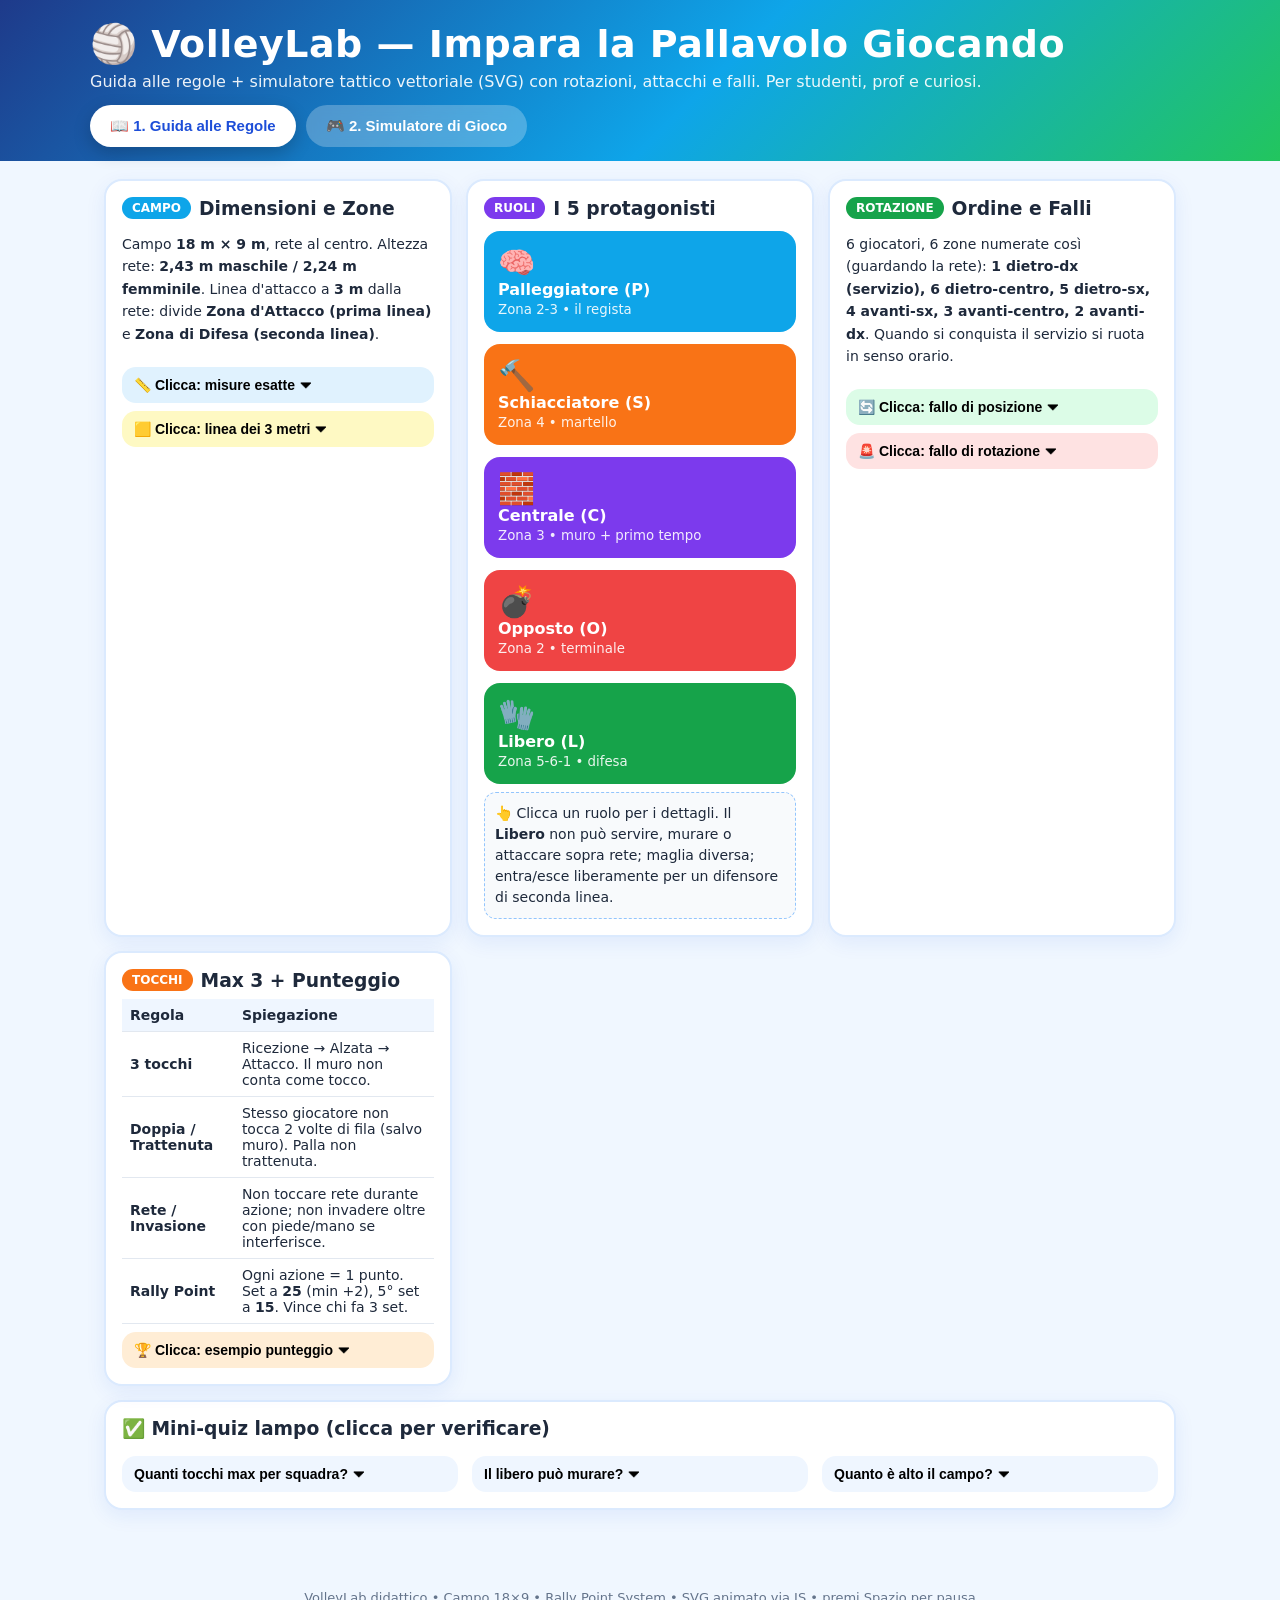
<file: app/pallavolo/index.html>
<!DOCTYPE html>
<html lang="it">
<head>
<meta charset="UTF-8">
<meta name="viewport" content="width=device-width, initial-scale=1.0">
<title>VolleyLab — Guida + Simulatore Interattivo</title>
<style>
:root{
  --blu:#1d4ed8; --azzurro:#0ea5e9; --rosso:#ef4444; --arancio:#f97316;
  --verde:#16a34a; --viola:#7c3aed; --giallo:#eab308;
  --bg:#f0f7ff; --card:#ffffff; --testo:#1e293b; --muted:#64748b;
  --bordo:#dbeafe;
}
*{box-sizing:border-box}
body{margin:0;font-family:Inter,system-ui,-apple-system,Segoe UI,Roboto,Arial,sans-serif;background:var(--bg);color:var(--testo)}
header{background:linear-gradient(135deg,#1e3a8a 0%,#0ea5e9 55%,#22c55e 100%);color:#fff;padding:22px 16px 0}
.hwrap{max-width:1100px;margin:0 auto}
h1{margin:0;font-size:clamp(24px,4vw,38px);letter-spacing:.5px}
.sub{opacity:.92;margin:6px 0 14px;font-size:clamp(13px,2vw,16px)}
.tabs{display:flex;gap:10px;flex-wrap:wrap;padding-bottom:14px}
.tabbtn{border:0;cursor:pointer;padding:12px 20px;border-radius:999px;font-weight:800;font-size:15px;background:rgba(255,255,255,.25);color:#fff;backdrop-filter:blur(6px);transition:.2s}
.tabbtn.active{background:#fff;color:#1d4ed8;box-shadow:0 6px 18px rgba(0,0,0,.2)}
main{max-width:1100px;margin:0 auto;padding:18px 14px 60px}
.panel{display:none;animation:fade .3s}
.panel.active{display:block}
@keyframes fade{from{opacity:0;transform:translateY(8px)}to{opacity:1;transform:none}}
.grid{display:grid;grid-template-columns:repeat(auto-fit,minmax(280px,1fr));gap:14px}
.card{background:var(--card);border:2px solid var(--bordo);border-radius:18px;padding:16px;box-shadow:0 6px 20px rgba(29,78,216,.08)}
.card h3{margin:0 0 8px;display:flex;align-items:center;gap:8px}
.badge{display:inline-block;font-size:12px;font-weight:800;padding:4px 10px;border-radius:999px;color:#fff}
.fischietto{cursor:pointer;border:0;border-radius:14px;padding:10px 12px;font-weight:800;width:100%;text-align:left;margin-top:8px;font-size:14px;transition:.15s}
.fischietto:hover{transform:translateY(-1px)}
.dettaglio{display:none;background:#f8fafc;border:1px dashed #93c5fd;border-radius:12px;padding:10px;margin-top:8px;font-size:14px;line-height:1.5}
.dettaglio.show{display:block}
.ruoli{display:grid;grid-template-columns:repeat(auto-fit,minmax(190px,1fr));gap:12px;margin-top:12px}
.ruolo{border-radius:16px;padding:14px;color:#fff;cursor:pointer;transition:.2s;position:relative;overflow:hidden}
.ruolo:hover{transform:scale(1.02)}
.ruolo small{opacity:.9}
.campo-ico{font-size:30px}
table{width:100%;border-collapse:collapse;font-size:14px}
th,td{padding:8px;border-bottom:1px solid #e2e8f0;text-align:left}
th{background:#eff6ff}
/* SIMULATORE */
.sim-layout{display:grid;grid-template-columns:1.65fr .9fr;gap:14px}
@media(max-width:900px){.sim-layout{grid-template-columns:1fr}}
.controls{background:#fff;border:2px solid var(--bordo);border-radius:18px;padding:14px;display:flex;flex-wrap:wrap;gap:10px;align-items:center}
select,input[type=range]{padding:10px;border-radius:12px;border:2px solid #bfdbfe;font-weight:700;font-size:14px}
.btn{border:0;border-radius:999px;padding:11px 18px;font-weight:800;cursor:pointer;font-size:14px;transition:.15s}
.btn-avvia{background:var(--verde);color:#fff}
.btn-pausa{background:var(--giallo);color:#1e293b}
.btn-reset{background:#64748b;color:#fff}
.btn:hover{filter:brightness(1.08);transform:translateY(-1px)}
.btn:disabled{opacity:.5;cursor:not-allowed;transform:none}
.svgwrap{background:linear-gradient(180deg,#0f766e,#115e59);border-radius:18px;padding:10px;border:3px solid #0f172a}
svg{width:100%;height:auto;display:block;border-radius:12px}
.comment-box{background:#fff;border:2px solid var(--bordo);border-radius:18px;padding:14px;min-height:220px}
.comment-box h3{margin:0 0 8px}
#liveComment{font-size:15px;line-height:1.6;background:#f8fafc;border-radius:12px;padding:12px;min-height:90px}
.arbitro{margin-top:10px;border-radius:12px;padding:12px;font-weight:700;display:none}
.arbitro.show{display:block}
.arbitro.ok{background:#dcfce7;border:2px solid #22c55e;color:#14532d}
.arbitro.fallo{background:#fee2e2;border:2px solid #ef4444;color:#7f1d1d;animation:shake .4s}
@keyframes shake{0%,100%{transform:none}25%{transform:translateX(-4px)}75%{transform:translateX(4px)}}
.progress{height:10px;background:#e2e8f0;border-radius:999px;overflow:hidden;margin-top:10px}
.progress div{height:100%;width:0;background:linear-gradient(90deg,var(--azzurro),var(--verde));transition:width .1s}
.legend{display:flex;flex-wrap:wrap;gap:8px;margin-top:10px;font-size:13px}
.chip{background:#f1f5f9;border:1px solid #cbd5e1;border-radius:999px;padding:4px 10px;font-weight:700}
.zoneinfo{background:#fffbeb;border:2px solid #facc15;border-radius:12px;padding:10px;margin-top:10px;font-size:14px;display:none}
.zoneinfo.show{display:block}
.togglezone{display:flex;gap:8px;flex-wrap:wrap;margin-top:10px}
.tz{border:2px solid #bfdbfe;background:#eff6ff;border-radius:999px;padding:8px 12px;font-weight:800;cursor:pointer;font-size:13px}
.tz.active{background:#1d4ed8;color:#fff;border-color:#1d4ed8}
footer{text-align:center;color:var(--muted);font-size:13px;padding:20px}
.kbd{background:#0f172a;color:#fff;border-radius:6px;padding:1px 7px;font-size:12px}
</style>
</head>
<body>
<header>
<div class="hwrap">
<h1>🏐 VolleyLab — Impara la Pallavolo Giocando</h1>
<p class="sub">Guida alle regole + simulatore tattico vettoriale (SVG) con rotazioni, attacchi e falli. Per studenti, prof e curiosi.</p>
<div class="tabs">
<button class="tabbtn active" data-tab="guida">📖 1. Guida alle Regole</button>
<button class="tabbtn" data-tab="sim">🎮 2. Simulatore di Gioco</button>
</div>
</div>
</header>
<main>
<!-- ============ GUIDA ============ -->
<section id="tab-guida" class="panel active">
<div class="grid">
<div class="card">
<h3><span class="badge" style="background:#0ea5e9">CAMPO</span> Dimensioni e Zone</h3>
<p style="font-size:14px;line-height:1.6">Campo <b>18 m × 9 m</b>, rete al centro. Altezza rete: <b>2,43 m maschile / 2,24 m femminile</b>. Linea d'attacco a <b>3 m</b> dalla rete: divide <b>Zona d'Attacco (prima linea)</b> e <b>Zona di Difesa (seconda linea)</b>.</p>
<button class="fischietto" style="background:#e0f2fe" data-t="d1">📏 Clicca: misure esatte ⏷</button>
<div id="d1" class="dettaglio">Lunghezza 18m (9+9), larghezza 9m. Linee larghe 5cm. Zona di servizio: dietro linea di fondo, tra le laterali. Zona libera minima 3m attorno. Antenna sulla rete delimita spazio di passaggio: palla che tocca antenna o passa fuori = fuori.</div>
<button class="fischietto" style="background:#fef9c3" data-t="d2">🟨 Clicca: linea dei 3 metri ⏷</button>
<div id="d2" class="dettaglio">Chi è in <b>seconda linea</b> (zone 1,6,5) non può attaccare saltando da davanti ai 3m colpendo sopra la rete. Può attaccare da dietro linea (salto prima, atterraggio oltre ok) oppure con colpo sotto il bordo rete. Violazione = fallo, punto agli avversari.</div>
</div>
<div class="card">
<h3><span class="badge" style="background:#7c3aed">RUOLI</span> I 5 protagonisti</h3>
<div class="ruoli">
<div class="ruolo" style="background:#0ea5e9" data-r="P"><div class="campo-ico">🧠</div><b>Palleggiatore (P)</b><br><small>Zona 2-3 • il regista</small></div>
<div class="ruolo" style="background:#f97316" data-r="S"><div class="campo-ico">🔨</div><b>Schiacciatore (S)</b><br><small>Zona 4 • martello</small></div>
<div class="ruolo" style="background:#7c3aed" data-r="C"><div class="campo-ico">🧱</div><b>Centrale (C)</b><br><small>Zona 3 • muro + primo tempo</small></div>
<div class="ruolo" style="background:#ef4444" data-r="O"><div class="campo-ico">💣</div><b>Opposto (O)</b><br><small>Zona 2 • terminale</small></div>
<div class="ruolo" style="background:#16a34a" data-r="L"><div class="campo-ico">🧤</div><b>Libero (L)</b><br><small>Zona 5-6-1 • difesa</small></div>
</div>
<div id="ruoloInfo" class="dettaglio show">👆 Clicca un ruolo per i dettagli. Il <b>Libero</b> non può servire, murare o attaccare sopra rete; maglia diversa; entra/esce liberamente per un difensore di seconda linea.</div>
</div>
<div class="card">
<h3><span class="badge" style="background:#16a34a">ROTAZIONE</span> Ordine e Falli</h3>
<p style="font-size:14px;line-height:1.6">6 giocatori, 6 zone numerate così (guardando la rete): <b>1 dietro-dx (servizio), 6 dietro-centro, 5 dietro-sx, 4 avanti-sx, 3 avanti-centro, 2 avanti-dx</b>. Quando si conquista il servizio si ruota in senso orario.</p>
<button class="fischietto" style="background:#dcfce7" data-t="d3">🔄 Clicca: fallo di posizione ⏷</button>
<div id="d3" class="dettaglio">Al momento del <b>colpo di servizio</b> ogni giocatore deve essere al suo posto rispetto ai compagni: es. il 3 non oltre il 2 a destra, il 4 davanti al 5, ecc. Se no: <b>fischio → punto + servizio agli avversari</b>. Dopo il servizio ci si può muovere liberamente.</div>
<button class="fischietto" style="background:#fee2e2" data-t="d4">🚨 Clicca: fallo di rotazione ⏷</button>
<div id="d4" class="dettaglio">Se serve il giocatore sbagliato (ordine errato): fallo di rotazione. Si annullano i punti fatti con ordine sbagliato, punto agli avversari. Provalo nel simulatore!</div>
</div>
<div class="card">
<h3><span class="badge" style="background:#f97316">TOCCHI</span> Max 3 + Punteggio</h3>
<table>
<tr><th>Regola</th><th>Spiegazione</th></tr>
<tr><td><b>3 tocchi</b></td><td>Ricezione → Alzata → Attacco. Il muro non conta come tocco.</td></tr>
<tr><td><b>Doppia / Trattenuta</b></td><td>Stesso giocatore non tocca 2 volte di fila (salvo muro). Palla non trattenuta.</td></tr>
<tr><td><b>Rete / Invasione</b></td><td>Non toccare rete durante azione; non invadere oltre con piede/mano se interferisce.</td></tr>
<tr><td><b>Rally Point</b></td><td>Ogni azione = 1 punto. Set a <b>25</b> (min +2), 5° set a <b>15</b>. Vince chi fa 3 set.</td></tr>
</table>
<button class="fischietto" style="background:#ffedd5" data-t="d5">🏆 Clicca: esempio punteggio ⏷</button>
<div id="d5" class="dettaglio">Es. 25-23 set chiuso. Se 24-24 si va avanti finché +2 (26-24, 27-25...). Tie-break 15 punti con +2. Ogni fallo = punto avversario + cambio servizio se lo subisce chi riceveva.</div>
</div>
</div>
<div class="card" style="margin-top:14px">
<h3>✅ Mini-quiz lampo (clicca per verificare)</h3>
<div class="grid">
<button class="fischietto" style="background:#eff6ff" onclick="this.nextElementSibling.classList.toggle('show')">Quanti tocchi max per squadra? ⏷</button><div class="dettaglio"><b>3 tocchi</b> (+ eventuale muro che non conta).</div>
<button class="fischietto" style="background:#eff6ff" onclick="this.nextElementSibling.classList.toggle('show')">Il libero può murare? ⏷</button><div class="dettaglio"><b>No.</b> Né murare, né servire, né alzare di palleggio sopra rete da zona attacco per attacco sopra rete.</div>
<button class="fischietto" style="background:#eff6ff" onclick="this.nextElementSibling.classList.toggle('show')">Quanto è alto il campo? ⏷</button><div class="dettaglio"><b>18×9 m</b>, linea attacco a 3 m dalla rete.</div>
</div>
</section>

<!-- ============ SIMULATORE ============ -->
<section id="tab-sim" class="panel">
<div class="controls">
<label><b>Situazione:</b><br>
<select id="scenario">
<option value="servizio">1️⃣ Servizio e Rotazione</option>
<option value="prima">2️⃣ Attacco dalla Prima Linea (zona 4)</option>
<option value="pipe">3️⃣ Attacco Seconda Linea — Pipe</option>
<option value="rete">4️⃣ Fallo di Rete / Invasione</option>
<option value="rotazione">5️⃣ Fallo di Rotazione / Posizione</option>
</select></label>
<button class="btn btn-avvia" id="btnPlay">▶ Avvia Animazione</button>
<button class="btn btn-pausa" id="btnPause" disabled>⏸ Pausa</button>
<button class="btn btn-reset" id="btnReset">↺ Reset</button>
<label>Velocità<br><input type="range" id="speed" min="0.5" max="2.5" step="0.25" value="1"></label>
</div>

<div class="sim-layout" style="margin-top:12px">
<div>
<div class="svgwrap">
<svg id="court" viewBox="0 0 900 520" xmlns="http://www.w3.org/2000/svg" role="img" aria-label="Campo pallavolo visto dall'alto">
<defs>
<pattern id="legno" width="40" height="40" patternUnits="userSpaceOnUse"><rect width="40" height="40" fill="#f59e0b"/><rect width="40" height="6" fill="#fbbf24" opacity=".5"/></pattern>
</defs>
<rect x="0" y="0" width="900" height="520" rx="16" fill="#0f766e"/>
<!-- campo -->
<rect x="50" y="60" width="800" height="400" rx="6" fill="#fde68a" stroke="#fff" stroke-width="5"/>
<!-- metà -->
<rect x="50" y="60" width="400" height="400" fill="#38bdf8" opacity=".55"/>
<rect x="450" y="60" width="400" height="400" fill="#f87171" opacity=".55"/>
<!-- zone attacco/difesa -->
<rect id="zaA" x="317" y="60" width="133" height="400" fill="#1d4ed8" opacity=".22"/>
<rect id="zaB" x="450" y="60" width="133" height="400" fill="#b91c1c" opacity=".22"/>
<!-- linee -->
<line x1="450" y1="60" x2="450" y2="460" stroke="#0f172a" stroke-width="7"/>
<line x1="317" y1="60" x2="317" y2="460" stroke="#fff" stroke-width="4" stroke-dasharray="10 6"/>
<line x1="583" y1="60" x2="583" y2="460" stroke="#fff" stroke-width="4" stroke-dasharray="10 6"/>
<line x1="50" y1="260" x2="850" y2="260" stroke="#ffffff" stroke-width="2" opacity=".4"/>
<!-- etichette -->
<text x="130" y="50" fill="#fff" font-size="16" font-weight="800">SQUADRA BLU ⬅ riceve/attacca</text>
<text x="560" y="50" fill="#fff" font-size="16" font-weight="800">SQUADRA ROSSA ➡</text>
<text x="150" y="485" fill="#fff" font-size="14" font-weight="700">ZONA DIFESA (2ª linea 6m)</text>
<text x="330" y="485" fill="#fff" font-size="14" font-weight="700">ATTACCO 3m</text>
<text x="600" y="485" fill="#fff" font-size="14" font-weight="700">ATTACCO 3m | DIFESA</text>
<text x="60" y="90" font-size="13" font-weight="800" fill="#1e3a8a">4</text>
<text x="60" y="265" font-size="13" font-weight="800" fill="#1e3a8a">5</text>
<text x="60" y="430" font-size="13" font-weight="800" fill="#1e3a8a">1</text>
<text x="825" y="90" font-size="13" font-weight="800" fill="#7f1d1d">2</text>
<text x="825" y="430" font-size="13" font-weight="800" fill="#7f1d1d">1</text>
<!-- reticolo esplorazione -->
<g id="exploreLayer"></g>
<!-- traiettoria palla -->
<path id="trail" d="" fill="none" stroke="#fef08a" stroke-width="4" stroke-dasharray="6 6" opacity=".9"/>
<!-- giocatori -->
<g id="players"></g>
<!-- palla -->
<circle id="ball" r="11" fill="#fff" stroke="#0f172a" stroke-width="3"/>
<text id="ballEmoji" text-anchor="middle" font-size="13">🏐</text>
<!-- rete icona -->
<text x="450" y="40" text-anchor="middle" font-size="22">🕸️ RETE</text>
</svg>
</div>
<div class="legend">
<span class="chip">🔵 Blu = tua squadra</span><span class="chip">🔴 Rossi = avversari</span>
<span class="chip">⭕ numero = zona (1-6)</span><span class="chip">👆 clicca un giocatore o una zona</span>
</div>
<div class="togglezone">
<button class="tz active" data-z="none">Nessuna zona</button>
<button class="tz" data-z="rice">🛡️ Zone Ricezione (W)</button>
<button class="tz" data-z="difesa">🧤 Zone Difesa per ruolo</button>
</div>
<div id="zoneInfo" class="zoneinfo"></div>
</div>
<div>
<div class="comment-box">
<h3>📢 Cronaca live + decisione arbitro</h3>
<div id="liveComment">Scegli una situazione e premi <b>Avvia Animazione</b>. La cronaca apparirà qui passo passo.</div>
<div id="refBox" class="arbitro"></div>
<div class="progress"><div id="bar"></div></div>
<p style="font-size:13px;color:#64748b">Tempo: <span id="tlabel">0.0</span>s / <span id="tdur">12</span>s • <span class="kbd">Spazio</span> = play/pausa • <span class="kbd">R</span> = reset</p>
</div>
<div class="card" style="margin-top:12px">
<h3 style="margin:0 0 6px">🧭 Cosa osservare</h3>
<div id="focusBox" style="font-size:14px;line-height:1.6"></div>
</div>
</div>
</div>
</section>
</main>
<footer>VolleyLab didattico • Campo 18×9 • Rally Point System • SVG animato via JS • premi Spazio per pausa</footer>

<script>
// ---------- TABS ----------
document.querySelectorAll('.tabbtn').forEach(b=>b.onclick=()=>{
  document.querySelectorAll('.tabbtn').forEach(x=>x.classList.remove('active'));
  document.querySelectorAll('.panel').forEach(x=>x.classList.remove('active'));
  b.classList.add('active');
  document.getElementById('tab-'+b.dataset.tab).classList.add('active');
});
// guida interattiva
document.querySelectorAll('.fischietto[data-t]').forEach(b=>b.onclick=()=>document.getElementById(b.dataset.t).classList.toggle('show'));
const ruoloTxt={
 P:"🧠 <b>Palleggiatore:</b> regista in zona 2-3. Tocca più palloni di tutti, alza preciso per gli attaccanti. In difesa copre pallonetti dietro il muro. Spesso serve per primo dopo rotazione.",
 S:"🔨 <b>Schiacciatore (banda):</b> zona 4 (e 1 in seconda linea). Riceve + attacca palla alta. Deve saltare fuori dai 3m se è in prima linea, curare muro a 2.",
 C:"🧱 <b>Centrale:</b> zona 3. Primo tempo velocissimo + muro su tutto il fronte. In ricezione spesso esce (lo copre il libero), in difesa copre il centro.",
 O:"💣 <b>Opposto:</b> zona 2 (e zona 1 dietro). Non riceve quasi mai, è il terminale anche da palla staccata. Mura contro la banda avversaria.",
 L:"🧤 <b>Libero:</b> solo seconde linee (1,6,5). Maglia diversa. Super-ricevitore e difensore, non serve/mura/attacca sopra rete. Cambi illimitati."
};
document.querySelectorAll('.ruolo').forEach(r=>r.onclick=()=>{document.getElementById('ruoloInfo').innerHTML=ruoloTxt[r.dataset.r];document.getElementById('ruoloInfo').classList.add('show');});

// ---------- SIMULATORE ----------
const svgNS="http://www.w3.org/2000/svg";
const playersG=document.getElementById('players');
const ballEl=document.getElementById('ball'), ballEm=document.getElementById('ballEmoji'), trail=document.getElementById('trail');
const live=document.getElementById('liveComment'), refBox=document.getElementById('refBox'), bar=document.getElementById('bar');
const tlabel=document.getElementById('tlabel'), tdur=document.getElementById('tdur'), focusBox=document.getElementById('focusBox');

// ruoli squadre
const teamA=[ // blu, sinistra
 {id:'A1',n:1,role:'O',label:'Opposto'},{id:'A6',n:6,role:'L',label:'Libero'},
 {id:'A5',n:5,role:'S',label:'Schiacc.'},{id:'A4',n:4,role:'S',label:'Schiacc.'},
 {id:'A3',n:3,role:'C',label:'Centrale'},{id:'A2',n:2,role:'P',label:'Palleg.'}];
const teamB=[
 {id:'B1',n:1,role:'O',label:'Opposto'},{id:'B6',n:6,role:'L',label:'Libero'},
 {id:'B5',n:5,role:'S',label:'Schiacc.'},{id:'B4',n:4,role:'S',label:'Schiacc.'},
 {id:'B3',n:3,role:'C',label:'Centrale'},{id:'B2',n:2,role:'P',label:'Palleg.'}];
const allPlayers=[...teamA.map(p=>({...p,team:'A'})),...teamB.map(p=>({...p,team:'B'}))];
const colorA={fill:'#2563eb',ring:'#bfdbfe'}, colorB={fill:'#dc2626',ring:'#fecaca'};
const roleColor={P:'#0ea5e9',S:'#f97316',C:'#7c3aed',O:'#ef4444',L:'#16a34a'};

// posizioni base [x,y]
function basePos(){
 return {
  A1:[170,380],A6:[150,260],A5:[170,140],A4:[350,130],A3:[350,260],A2:[350,390],
  B1:[730,380],B6:[750,260],B5:[730,140],B4:[550,130],B3:[550,260],B2:[550,390]
 };
}

// scenari: keyframes {t, ball, pos:{}, msg, ref:{type,text}}
function K(t,ball,pos,msg,ref){return {t,ball,pos,msg,ref}}
const SC={
servizio:{
 dur:14, focus:"Osserva la <b>rotazione oraria</b>: chi era in zona 2 va a servire in zona 1. Al fischio tutti devono rispettare l'ordine, poi si muovono. Conta i 3 tocchi: ricezione-libero → alzata-palleggiatore → attacco.",
 frames:(B)=>{
 const p0={...B};
 return [
  K(0,[20,400],p0,"🟢 Pronti: i Blu conquistano il servizio e <b>ruotano</b> di una posizione in senso orario. L'Opposto va in zona 1 a servire.",null),
  K(2,[20,400],{...p0,A1:[22,400]},"➡️ Rotazione completata. Arbitro fischia: si può servire. Tutti fermi al loro posto fino al colpo.",null),
  K(4,[450,340],{...p0,A1:[80,380]},"🚀 <b>Servizio!</b> Palla sopra la rete verso zona 5 rossa. tocco 0.",null),
  K(6,[720,180],{...p0,A1:[150,300],B5:[700,160]},"🛡️ <b>Tocco 1 – Ricezione:</b> lo Schiacciatore rosso riceve a bagher verso il centro.",null),
  K(8,[580,260],{...p0,B5:[720,200],B2:[580,320]},"🧠 <b>Tocco 2 – Alzata:</b> il Palleggiatore rosso alza in zona 4.",null),
  K(10,[350,180],{...p0,B4:[520,150],A4:[330,150],A3:[330,230]},"🔨 <b>Tocco 3 – Attacco prima linea!</b> Banda rossa schiaccia, muro blu a due.",null),
  K(12,[200,300],{...p0,B4:[480,180],A6:[200,290]},"🧤 <b>Difesa blu!</b> Il Libero salva. Azione continua… rally point: ogni scambio vale.",{type:'ok',text:'✅ Nessun fallo. Gioco regolare — si continua fino a palla a terra. Punto a chi chiude il rally.'})
 ];}},
prima:{
 dur:12, focus:"Classico <b>cambio palla su banda</b>: ricezione → alzata alta in zona 4 → rincorsa e salto da dentro i 3m (lecito perché il giocatore è di prima linea). Muro avversario a 2.",
 frames:(B)=>[
  K(0,[730,380],B,"🟢 Seconda linea rossa in possesso: il Libero difende e serve il palleggiatore.",null),
  K(2.5,[700,250],{...B,B6:[720,260],B2:[600,300]},"🛡️ <b>Tocco 1:</b> ricezione precisa verso zona 2-3.",null),
  K(5,[520,150],{...B,B2:[560,300],B4:[540,140],A4:[360,140],A3:[360,220]},"🧠 <b>Tocco 2:</b> alzata alta in <b>zona 4</b> per lo Schiacciatore.",null),
  K(7.5,[450,180],{...B,B4:[490,160],A4:[380,160],A3:[390,230]},"🦘 Rincorsa + salto <b>dentro i 3m</b>: lecito, è prima linea!",null),
  K(9.5,[250,350],{...B,B4:[450,200],A6:[240,340],A5:[190,200]},"💥 <b>Attacco vincente</b> in diagonale! Difesa blu in ritardo.",{type:'ok',text:'✅ Punto Rossa! Attacco regolare di prima linea. Cambio palla pulito: 1-2-3 tocchi.'})
 ]},
pipe:{
 dur:13, focus:"La <b>Pipe</b> è l'attacco dalla seconda linea attraverso il centro (zona 6). Il centrale parte da dietro i 3m, salta prima della linea e colpisce sopra. Sorprende il muro.",
 frames:(B)=>[
  K(0,[170,260],B,"🟢 Blu in ricezione a W: Libero + bande coprono il campo, palleggiatore già verso zona 2.",null),
  K(3,[200,200],{...B,A5:[190,160],A6:[220,260]},"🛡️ <b>Tocco 1:</b> ricezione del Libero verso il centro.",null),
  K(5.5,[350,360],{...B,A2:[360,340],A3:[260,260]},"🧠 <b>Tocco 2:</b> il Palleggiatore finta banda e alza dietro per la <b>Pipe</b>.",null),
  K(8,[330,260],{...B,A3:[310,260],B3:[540,260],B2:[540,320]},"🏃 Il Centrale blu arriva da <b>dietro i 3m</b> (zona 6) e salta prima della linea!",null),
  K(11,[650,340],{...B,A3:[340,280],B6:[660,330]},"💥 <b>Pipe vincente!</b> Palla nel buco tra muro e difesa.",{type:'ok',text:'✅ Punto Blu! Attacco di seconda linea regolare: stacco dietro i 3m. Il muro non ha letto la combinazione.'})
 ]},
rete:{
 dur:12, focus:"Guarda lo schiacciatore blu: dopo il colpo <b>tocca la rete</b> con la spalla. È fallo anche se involontario, se avviene durante l'azione di gioco sulla palla. Punto agli avversari.",
 frames:(B)=>[
  K(0,[350,360],B,"🟢 Costruzione blu regolare: ricezione + alzata in zona 2 per l'Opposto.",null),
  K(3,[360,340],{...B,A2:[360,340],A1:[330,360]},"🧠 Alzata precisa, rincorsa dell'Opposto…",null),
  K(5,[450,200],{...B,A1:[400,250],B3:[530,240],B2:[530,330]},"🔨 Attacco forte sul muro rosso!",null),
  K(7,[430,220],{...B,A1:[435,250]},"⚠️ L'Opposto nella ricaduta <b>tocca la rete con il corpo</b>! L'arbitro vede tutto.",null),
  K(10,[430,220],{...B,A1:[435,250]},"🚨 <b>FISCHIO!</b> Fallo di rete. Il punto va ai Rossi anche se la palla era dentro.",{type:'fallo',text:'🚨 FALLO DI RETE — Art.11: tocco rete durante azione = punto + servizio alla Squadra Rossa.'})
 ]},
rotazione:{
 dur:12, focus:"Al momento del servizio il n.2 blu è <b>avanti al n.1</b>? No: è dietro/invaso. Controlla l'allineamento: il fallo si fischia <b>al colpo di servizio</b>, non dopo.",
 frames:(B)=>{
 const bad={...B,A2:[120,420],A1:[200,380]}; // palleggiatore palesemente fuori posto
 return [
  K(0,[22,400],bad,"🟢 Blu al servizio, ma guarda il Palleggiatore (2): è <b>davanti/sovrapposto</b> all'Opposto (1)? Sospetto…",null),
  K(3,[22,400],bad,"👀 L'arbitro controlla le posizioni al momento del colpo…",null),
  K(4.5,[450,340],{...bad,A1:[80,380]},"🚀 Servizio partito… ma il fischio arriva subito!",null),
  K(7,[450,340],bad,"🚨 <b>FISCHIO! Fallo di posizione/rotazione.</b> Il n.2 non rispettava l'ordine rispetto al n.1 e al n.3.",{type:'fallo',text:'🚨 FALLO DI POSIZIONE — punto + servizio ai Rossi. In rotazione ognuno deve rispettare vicini: 2 dietro a 4? No: 2 vicino a 1 e 3.'}),
  K(10,[730,380],{...B,B1:[790,400]},"🔄 Ora i Rossi ruotano e servono regolarmente. Ordine ripristinato.",null)
 ];}}
};
let cur='servizio', dur=14, frames=[], time=0, playing=false, raf=null, lastTs=0, speed=1, trailPts=[];

function buildPlayers(){
 playersG.innerHTML='';
 allPlayers.forEach(p=>{
  const g=document.createElementNS(svgNS,'g');
  g.setAttribute('id','g-'+p.id); g.style.cursor='pointer';
  const c=document.createElementNS(svgNS,'circle');
  c.setAttribute('r','22'); c.setAttribute('stroke',p.team==='A'?colorA.ring:colorB.ring);
  c.setAttribute('stroke-width','4'); c.setAttribute('fill',p.team==='A'?colorA.fill:colorB.fill);
  const t=document.createElementNS(svgNS,'text');
  t.setAttribute('text-anchor','middle'); t.setAttribute('dy','6'); t.setAttribute('font-size','16');
  t.setAttribute('font-weight','900'); t.setAttribute('fill','#fff'); t.textContent=p.n;
  const l=document.createElementNS(svgNS,'text');
  l.setAttribute('text-anchor','middle'); l.setAttribute('dy','38'); l.setAttribute('font-size','12');
  l.setAttribute('font-weight','800'); l.setAttribute('fill','#0f172a');
  l.setAttribute('paint-order','stroke'); l.setAttribute('stroke','#fff'); l.setAttribute('stroke-width','3');
  l.textContent=p.role+'·'+p.label;
  const dot=document.createElementNS(svgNS,'circle');
  dot.setAttribute('r','6'); dot.setAttribute('cy','-24'); dot.setAttribute('fill',roleColor[p.role]); dot.setAttribute('stroke','#fff'); dot.setAttribute('stroke-width','2');
  g.append(c,t,l,dot);
  g.addEventListener('click',(e)=>{e.stopPropagation();showPlayerZone(p);});
  playersG.appendChild(g);
 });
}
function lerp(a,b,k){return a+(b-a)*k}
function render(t){
 // trova segmento
 let i=0; while(i<frames.length-2 && t>frames[i+1].t) i++;
 const f0=frames[i], f1=frames[i+1];
 const span=Math.max(.001,f1.t-f0.t), k=Math.min(1,Math.max(0,(t-f0.t)/span));
 const pos={};
 Object.keys(f1.pos).forEach(id=>{
  const a=(f0.pos[id]||f1.pos[id]), b=f1.pos[id];
  pos[id]=[lerp(a[0],b[0],k),lerp(a[1],b[1],k)];
 });
 Object.entries(pos).forEach(([id,[x,y]])=>{
  const g=document.getElementById('g-'+id); if(g) g.setAttribute('transform',`translate(${x},${y})`);
 });
 const bx=lerp(f0.ball[0],f1.ball[0],k), by=lerp(f0.ball[1],f1.ball[1],k);
 ballEl.setAttribute('cx',bx); ballEl.setAttribute('cy',by);
 ballEm.setAttribute('x',bx); ballEm.setAttribute('y',by+1);
 // scia
 trailPts.push([bx,by]); if(trailPts.length>60) trailPts.shift();
 trail.setAttribute('d','M'+trailPts.map(p=>p.join(',')).join(' L'));
 // commento: ultimo frame con t<=time
 let cur2=frames[0];
 for(const f of frames) if(f.t<=t+.01) cur2=f;
 if(live.dataset.msg!==cur2.msg){live.innerHTML=cur2.msg;live.dataset.msg=cur2.msg;}
 if(cur2.ref){refBox.className='arbitro show '+(cur2.ref.type==='fallo'?'fallo':'ok');refBox.innerHTML=cur2.ref.text;}
 else {refBox.className='arbitro';refBox.innerHTML='';}
 bar.style.width=(t/dur*100)+'%'; tlabel.textContent=t.toFixed(1);
}
function loadScenario(id){
 cur=id; const sc=SC[id]; dur=sc.dur; tdur.textContent=dur;
 frames=sc.frames(basePos()); time=0; trailPts=[]; playing=false;
 focusBox.innerHTML=sc.focus;
 cancelAnimationFrame(raf); raf=null;
 document.getElementById('btnPlay').disabled=false;
 document.getElementById('btnPause').disabled=true;
 render(0);
 live.innerHTML="Premi <b>Avvia Animazione</b> per vedere: <i>"+document.querySelector(`#scenario option[value=${id}]`).textContent+"</i>.";
 refBox.className='arbitro';
}
function tick(ts){
 if(!playing) return;
 if(!lastTs) lastTs=ts;
 time+=(ts-lastTs)/1000*speed; lastTs=ts;
 if(time>=dur){time=dur;render(time);pause();return;}
 render(time); raf=requestAnimationFrame(tick);
}
function play(){if(time>=dur)time=0;trailPts=[];playing=true;lastTs=0;document.getElementById('btnPlay').disabled=true;document.getElementById('btnPause').disabled=false;raf=requestAnimationFrame(tick);}
function pause(){playing=false;cancelAnimationFrame(raf);document.getElementById('btnPlay').disabled=false;document.getElementById('btnPause').disabled=true;}
document.getElementById('btnPlay').onclick=play;
document.getElementById('btnPause').onclick=pause;
document.getElementById('btnReset').onclick=()=>{pause();time=0;trailPts=[];render(0);};
document.getElementById('scenario').onchange=e=>loadScenario(e.target.value);
document.getElementById('speed').oninput=e=>speed=parseFloat(e.target.value);
document.addEventListener('keydown',e=>{
 if(e.code==='Space'&&document.getElementById('tab-sim').classList.contains('active')){e.preventDefault();playing?pause():play();}
 if(e.key==='r'||e.key==='R')document.getElementById('btnReset').click();
});

// ---------- ZONE ESPLORABILI ----------
const explore=document.getElementById('exploreLayer'), zoneInfo=document.getElementById('zoneInfo');
let zoneMode='none';
const riceZones=[ // solo metà blu
 {x:50,y:60,w:200,h:400,role:'Schiacciatore (zona 4/5)',txt:'🛡️ <b>Ricezione lato sx:</b> Schiacciatore di banda copre metà campo in W. Competenza: palle corte e lunghe su zona 5.',c:'#f97316'},
 {x:250,y:60,w:100,h:400,role:'Libero (zona 6)',txt:'🧤 <b>Ricezione centro:</b> il <b>Libero</b> comanda la W, prende tutto il centro. Competenza: flottanti e bombe centrali.',c:'#16a34a'},
 {x:350,y:60,w:100,h:400,role:'Palleggiatore / Centrale',txt:'🧠 <b>Zona centrale-avanti:</b> il Palleggiatore si nasconde dietro, pronto ad alzare. Il Centrale esce dalla ricezione.',c:'#0ea5e9'},
 {x:50,y:260,w:400,h:200,role:'Opposto + Libero',txt:'💣 <b>Ricezione lato dx:</b> Opposto aiuta dietro, Libero chiude i buchi. Palleggiatore escluso se deve alzare.',c:'#ef4444'}
];
const difZones=[
 {x:50,y:60,w:150,h:130,role:'Schiacciatore zona 4',txt:'🧱 <b>Difesa zona 4:</b> lo Schiacciatore mura + poi scala in difesa sul lungolinea. Copre pallonetto dietro muro.',c:'#f97316'},
 {x:50,y:195,w:150,h:130,role:'Centrale zona 3-5',txt:'🧱 <b>Difesa centro-sx:</b> il Centrale chiude il muro e ripiega a 6m per i rimbalzi.',c:'#7c3aed'},
 {x:50,y:330,w:150,h:130,role:'Libero zona 5-1',txt:'🧤 <b>Difesa zona 5/1:</b> il <b>Libero</b> legge la diagonale, difende tutto il fondo.',c:'#16a34a'},
 {x:200,y:60,w:250,h:400,role:'Palleggiatore + Opposto',txt:'🧠 <b>Difesa avanzata:</b> Palleggiatore copre il pallonetto dietro il muro (zona 2), Opposto il recupero.',c:'#0ea5e9'}
];
function drawZones(){
 explore.innerHTML='';
 const list=zoneMode==='rice'?riceZones:zoneMode==='difesa'?difZones:[];
 list.forEach((z,i)=>{
  const r=document.createElementNS(svgNS,'rect');
  r.setAttribute('x',z.x);r.setAttribute('y',z.y);r.setAttribute('width',z.w);r.setAttribute('height',z.h);
  r.setAttribute('rx','8');r.setAttribute('fill',z.c);r.setAttribute('opacity','.38');
  r.setAttribute('stroke','#fff');r.setAttribute('stroke-width','2');r.setAttribute('stroke-dasharray','8 5');
  r.style.cursor='pointer';
  r.addEventListener('click',(e)=>{e.stopPropagation();zoneInfo.innerHTML=z.txt+'<br><small>Clicca un giocatore per il dettaglio ruolo.</small>';zoneInfo.classList.add('show');});
  const t=document.createElementNS(svgNS,'text');
  t.setAttribute('x',z.x+z.w/2);t.setAttribute('y',z.y+22);t.setAttribute('text-anchor','middle');
  t.setAttribute('font-size','12');t.setAttribute('font-weight','900');t.setAttribute('fill','#0f172a');
  t.textContent=z.role;
  explore.append(t,r);
 });
}
document.querySelectorAll('.tz').forEach(b=>b.onclick=()=>{
 document.querySelectorAll('.tz').forEach(x=>x.classList.remove('active'));b.classList.add('active');
 zoneMode=b.dataset.z;drawZones();
 zoneInfo.classList.remove('show');
 if(zoneMode!=='none'){zoneInfo.innerHTML='👆 <b>Clicca una zona colorata</b> sul campo blu per vedere chi la copre in '+(zoneMode==='rice'?'ricezione':'difesa')+'.';zoneInfo.classList.add('show');}
});
function showPlayerZone(p){
 const comp={P:'Copre pallonetti dietro muro + alza in zona 2. In ricezione si nasconde per essere pronto.',S:'Ricezione a W su zona 4/5 + difesa lungolinea/diagonale. Muro contro opposto.',C:'Esce spesso dalla ricezione; in difesa muro centrale + copertura centro.',O:'Riceve poco; difende zona 1 e recupera. Attacca da zona 2.',L:'Re della ricezione/difesa in 1-6-5. Non mura/serve/attacca sopra rete.'}[p.role];
 zoneInfo.innerHTML=`<b>${p.team==='A'?'🔵':'🔴'} n.${p.n} ${p.label} (${p.role})</b><br>${comp}`;
 zoneInfo.classList.add('show');
 // evidenzia
 const g=document.getElementById('g-'+p.id);
 g.animate([{transform:'scale(1)'},{transform:'scale(1.15)'}],{duration:200});
}
document.getElementById('court').addEventListener('click',()=>{zoneInfo.classList.remove('show');});

buildPlayers(); loadScenario('servizio');
</script>
</body>
</html>
</file>
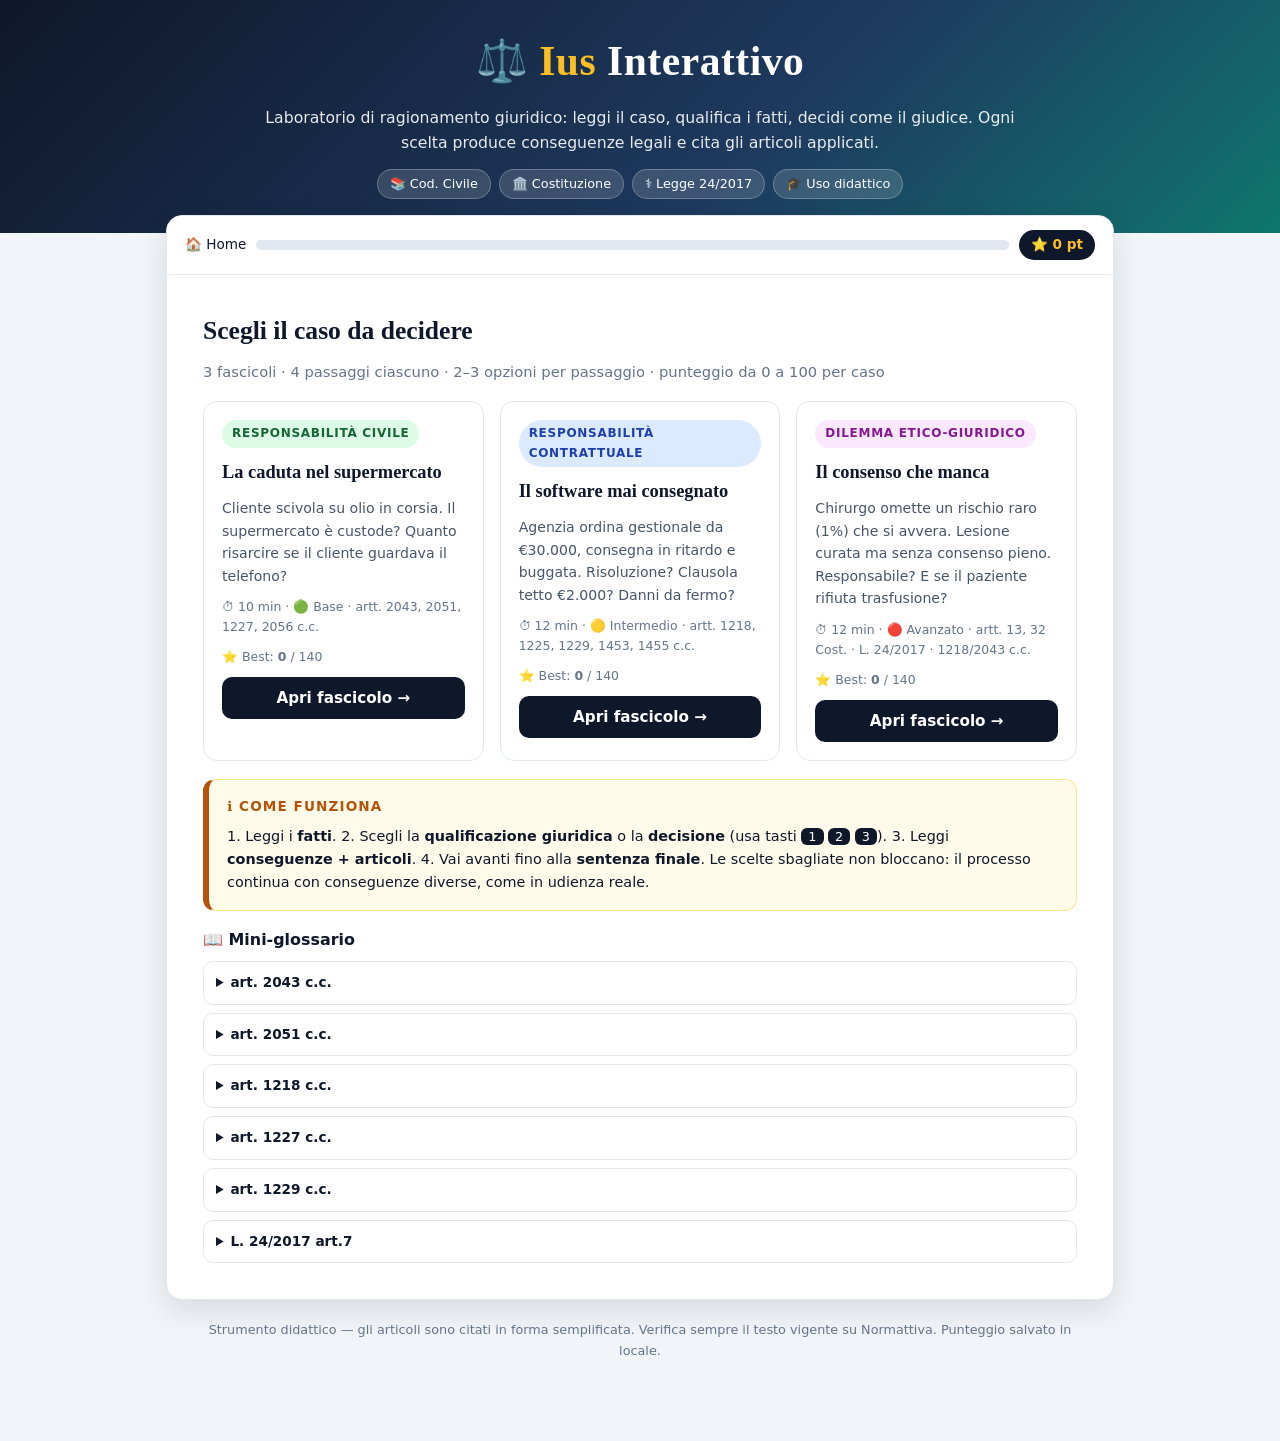
<file: app/processo-giuridico/index.html>
<!DOCTYPE html>
<html lang="it">
<head>
<meta charset="UTF-8">
<meta name="viewport" content="width=device-width, initial-scale=1.0">
<title>Ius Interattivo — Analisi di Casi Giuridici</title>
<style>
:root{
  --bg:#0f172a; --bg2:#1e293b; --card:#ffffff; --ink:#0f172a; --muted:#64748b;
  --accent:#b45309; --accent2:#0f766e; --line:#e2e8f0; --ok:#15803d; --ko:#b91c1c; --warn:#a16207;
  --radius:16px;
}
*{box-sizing:border-box}
body{margin:0;font-family:Georgia,'Times New Roman',serif;background:#f1f5f9;color:var(--ink);line-height:1.6}
.topbar{background:linear-gradient(135deg,#0f172a 0%,#1e3a5f 60%,#0f766e 100%);color:#fff;padding:28px 20px 34px;text-align:center}
.topbar h1{margin:0;font-size:clamp(1.6rem,4vw,2.6rem);letter-spacing:.5px}
.topbar h1 span{color:#fbbf24}
.topbar p{margin:10px auto 0;max-width:760px;opacity:.9;font-family:system-ui,sans-serif;font-size:.98rem}
.badges{display:flex;gap:8px;justify-content:center;flex-wrap:wrap;margin-top:14px;font-family:system-ui,sans-serif}
.badges span{background:rgba(255,255,255,.14);border:1px solid rgba(255,255,255,.25);padding:4px 12px;border-radius:999px;font-size:.8rem}
.wrap{max-width:980px;margin:-18px auto 60px;padding:0 16px}
.card{background:var(--card);border-radius:var(--radius);box-shadow:0 10px 30px rgba(15,23,42,.12);border:1px solid var(--line);overflow:hidden}
.toolbar{display:flex;gap:10px;flex-wrap:wrap;align-items:center;justify-content:space-between;padding:14px 18px;background:#fff;border-bottom:1px solid var(--line);font-family:system-ui,sans-serif;font-size:.85rem;position:sticky;top:0;z-index:5}
.progress{flex:1;min-width:180px;height:10px;background:#e2e8f0;border-radius:999px;overflow:hidden}
.progress i{display:block;height:100%;width:0;background:linear-gradient(90deg,var(--accent),#f59e0b);transition:width .4s}
.score{font-weight:700;background:#0f172a;color:#fbbf24;padding:4px 12px;border-radius:999px}
.screen{padding:26px}
@media(min-width:700px){.screen{padding:36px}}
h2{margin:0 0 8px;font-size:1.6rem}
.sub{color:var(--muted);font-family:system-ui,sans-serif;font-size:.92rem;margin-bottom:16px}
.facts{background:#fffbeb;border:1px solid #fde68a;border-left:6px solid var(--accent);border-radius:12px;padding:16px 18px;margin:16px 0}
.facts h3,.qbox h3{margin:0 0 8px;font-family:system-ui,sans-serif;font-size:.85rem;text-transform:uppercase;letter-spacing:.08em;color:var(--accent)}
.qbox{background:#f8fafc;border:1px solid var(--line);border-radius:12px;padding:18px;margin:18px 0}
.qbox p.q{font-size:1.15rem;font-weight:bold;margin:0 0 6px}
.options{display:grid;gap:12px;margin:16px 0}
.opt{text-align:left;background:#fff;border:2px solid var(--line);border-radius:12px;padding:14px 16px;cursor:pointer;font-size:1rem;font-family:Georgia,serif;transition:.15s}
.opt:hover{border-color:var(--accent);background:#fffbeb;transform:translateY(-1px)}
.opt small{display:block;font-family:system-ui,sans-serif;color:var(--muted);margin-top:4px}
.opt:disabled{cursor:default;opacity:.95}
.opt.picked-correct{border-color:var(--ok);background:#f0fdf4}
.opt.picked-wrong{border-color:var(--ko);background:#fef2f2}
.opt.dim{opacity:.6}
.feedback{border-radius:12px;padding:18px;margin:16px 0;font-family:system-ui,sans-serif;display:none}
.feedback.show{display:block;animation:pop .25s ease}
.feedback.ok{background:#f0fdf4;border:1px solid #86efac}
.feedback.ko{background:#fef2f2;border:1px solid #fca5a5}
.feedback.mid{background:#eff6ff;border:1px solid #93c5fd}
.feedback h4{margin:0 0 6px}
.articles{display:flex;flex-wrap:wrap;gap:8px;margin:12px 0}
.art{background:#0f172a;color:#fff;font-size:.78rem;padding:5px 10px;border-radius:8px;border:1px solid #334155}
.art b{color:#fbbf24}
.conseq{background:rgba(255,255,255,.7);border:1px dashed #94a3b8;border-radius:8px;padding:10px 12px;margin-top:10px;font-size:.9rem}
.btnrow{display:flex;gap:10px;flex-wrap:wrap;margin-top:18px}
button.btn{font-family:system-ui,sans-serif;font-weight:700;border:0;border-radius:10px;padding:12px 20px;cursor:pointer;font-size:.95rem}
.btn-primary{background:var(--ink);color:#fff}
.btn-primary:hover{background:#1e293b}
.btn-gold{background:#f59e0b;color:#0f172a}
.btn-ghost{background:#fff;border:1px solid var(--line)}
.cases{display:grid;gap:16px;margin:18px 0}
@media(min-width:720px){.cases{grid-template-columns:1fr 1fr 1fr}}
.case-card{border:1px solid var(--line);border-radius:14px;padding:18px;background:#fff;display:flex;flex-direction:column;gap:10px}
.case-card h3{margin:0;font-size:1.15rem}
.tag{font-family:system-ui,sans-serif;font-size:.75rem;font-weight:700;text-transform:uppercase;letter-spacing:.06em;padding:4px 10px;border-radius:999px;display:inline-block;width:fit-content}
.t-civile{background:#dcfce7;color:#166534}.t-contr{background:#dbeafe;color:#1e40af}.t-etico{background:#fae8ff;color:#86198f}
.case-card p{font-family:system-ui,sans-serif;font-size:.88rem;color:#475569;margin:0}
.case-meta{font-family:system-ui,sans-serif;font-size:.78rem;color:var(--muted)}
.verdict{background:linear-gradient(180deg,#0f172a,#1e293b);color:#fff;border-radius:14px;padding:24px;margin:16px 0}
.verdict h3{margin-top:0;color:#fbbf24}
.timeline{font-family:system-ui,sans-serif;font-size:.85rem;margin:14px 0;border-left:3px solid var(--line);padding-left:14px;display:grid;gap:10px}
.timeline div{background:#f8fafc;border:1px solid var(--line);border-radius:10px;padding:10px 12px}
.glossary{display:grid;gap:8px;font-family:system-ui,sans-serif;font-size:.85rem;margin-top:12px}
.glossary details{border:1px solid var(--line);border-radius:10px;padding:10px 12px;background:#fff}
footer{text-align:center;color:var(--muted);font-family:system-ui,sans-serif;font-size:.8rem;padding:20px}
.kbd{font-family:system-ui,sans-serif;background:#0f172a;color:#fff;border-radius:6px;padding:1px 7px;font-size:.8rem}
.hidden{display:none!important}
</style>
</head>
<body>
<header class="topbar">
  <h1>⚖️ <span>Ius</span> Interattivo</h1>
  <p>Laboratorio di ragionamento giuridico: leggi il caso, qualifica i fatti, decidi come il giudice. Ogni scelta produce conseguenze legali e cita gli articoli applicati.</p>
  <div class="badges"><span>📚 Cod. Civile</span><span>🏛️ Costituzione</span><span>⚕️ Legge 24/2017</span><span>🎓 Uso didattico</span></div>
</header>

<div class="wrap">
<div class="card">
  <div class="toolbar">
    <div id="crumb">🏠 Home</div>
    <div class="progress" title="Avanzamento"><i id="bar"></i></div>
    <div class="score" id="score">⭐ 0 pt</div>
  </div>

  <!-- HOME -->
  <div class="screen" id="screen-home">
    <h2>Scegli il caso da decidere</h2>
    <div class="sub">3 fascicoli · 4 passaggi ciascuno · 2–3 opzioni per passaggio · punteggio da 0 a 100 per caso</div>
    <div class="cases" id="caseList"></div>
    <div class="facts">
      <h3>ℹ️ Come funziona</h3>
      <div style="font-family:system-ui,sans-serif;font-size:.9rem">
      1. Leggi i <b>fatti</b>. 2. Scegli la <b>qualificazione giuridica</b> o la <b>decisione</b> (usa tasti <span class="kbd">1</span> <span class="kbd">2</span> <span class="kbd">3</span>). 3. Leggi <b>conseguenze + articoli</b>. 4. Vai avanti fino alla <b>sentenza finale</b>. Le scelte sbagliate non bloccano: il processo continua con conseguenze diverse, come in udienza reale.
      </div>
    </div>
    <div class="glossary" id="homeGloss"></div>
  </div>

  <!-- CASE -->
  <div class="screen hidden" id="screen-case">
    <div id="caseHeader"></div>
    <div class="facts"><h3>📁 Fatti di causa</h3><div id="facts"></div></div>
    <div class="qbox"><h3 id="stepLabel">Passaggio</h3><p class="q" id="question"></p><div class="sub" id="context" style="margin:0"></div></div>
    <div class="options" id="options"></div>
    <div class="feedback" id="feedback"></div>
    <div class="btnrow">
      <button class="btn btn-ghost" id="btnBack">← Cambia caso</button>
      <button class="btn btn-primary hidden" id="btnNext">Prossimo passaggio →</button>
      <button class="btn btn-gold hidden" id="btnVerdict">Leggi la sentenza ⚖️</button>
    </div>
  </div>

  <!-- VERDICT -->
  <div class="screen hidden" id="screen-verdict">
    <h2>⚖️ Sentenza</h2>
    <div class="sub" id="verdictSub"></div>
    <div class="verdict" id="verdictBox"></div>
    <h3 style="font-family:system-ui">📜 Percorso decisionale</h3>
    <div class="timeline" id="timeline"></div>
    <div class="btnrow">
      <button class="btn btn-ghost" id="btnHome">🏠 Altri casi</button>
      <button class="btn btn-primary" id="btnRetry">↻ Rigenera il processo</button>
      <button class="btn btn-gold" id="btnPrint">🖨️ Stampa / PDF</button>
    </div>
  </div>

</div>
<footer>Strumento didattico — gli articoli sono citati in forma semplificata. Verifica sempre il testo vigente su Normattiva. Punteggio salvato in locale.</footer>
</div>

<script>
const CASES = [
{
id:"supermercato", area:"Responsabilità civile", tagClass:"t-civile",
title:"La caduta nel supermercato",
meta:"⏱ 10 min · 🟢 Base · artt. 2043, 2051, 1227, 2056 c.c.",
short:"Cliente scivola su olio in corsia. Il supermercato è custode? Quanto risarcire se il cliente guardava il telefono?",
facts:`La signora Bianchi, il 12/03/2025, scivola su una macchia d'olio nella corsia 4 del supermercato <b>MaxiMercato S.p.A.</b> e riporta frattura del polso (20 gg prognosi, €4.800 danni documentati). Le telecamere mostrano: macchia presente da 40 minuti, nessun cartello, addetti mai intervenuti. Ma Bianchi camminava guardando il telefono. MaxiMercato nega ogni colpa: «pavimento insidioso? doveva stare attenta».`,
steps:[
{label:"Passaggio 1 di 4 — Qualificazione", q:"Come qualifichi giuridicamente la domanda di Bianchi?",
ctx:"La qualificazione decide regime probatorio e difese. Scegli la norma cardine.",
options:[
{t:"Art. 2043 c.c. — fatto illecito generico: Bianchi deve provare dolo/colpa del supermercato", pts:20, level:"mid",
 art:["art. 2043 c.c. — risarcimento fatto illecito","art. 2697 c.c. — onere della prova"],
 cons:"Conseguenza: applichi la clausola generale. Bianchi deve provare la colpa specifica del commesso (chi, quando, negligenza). Prova diabolicamente difficile dopo 40 min senza testimoni. Il custode ringrazia.",
 fb:"Parzialmente corretto ma sfavorevole all'attore: il 2043 richiede prova di colpa. La giurisprudenza (Cass. n. 14719/2023) inquadra questi casi nel più favorevole <b>art. 2051</b>."},
{t:"Art. 2051 c.c. — danno da cose in custodia: il supermercato risponde salvo caso fortuito", pts:35, level:"ok",
 art:["art. 2051 c.c. — danno cagionato da cosa in custodia","Cass. Sez. Un. n. 20867/2008"],
 cons:"Conseguenza: responsabilità oggettiva. Basta provare nesso tra cosa (pavimento unto in custodia) e danno. MaxiMercato può liberarsi solo provando il <b>caso fortuito</b> (es. macchia appena versata da terzo imprevedibile). Qui 40 min di inerzia = custodia negligente.",
 fb:"✔ Esatto. Pavimento + scaffali sono cose in custodia del gestore. Regime oggettivo: inversione dell'onere sul custode."},
{t:"Art. 2050 c.c. — attività pericolose: il supermercato è attività pericolosa", pts:5, level:"ko",
 art:["art. 2050 c.c. — responsabilità per attività pericolose"],
 cons:"Conseguenza: il giudice rigetta l'inquadramento. Gestire un supermercato non è attività pericolosa ex 2050 (diversa da es. deposito esplosivi). Perdi il rigore probatorio e devi riqualificare ex 2043/2051.",
 fb:"✘ Errato: il 2050 riguarda attività intrinsecamente pericolose per natura o mezzi (es. artiglieria, chimica). Non estendibile al commercio al dettaglio."}
]},
{label:"Passaggio 2 di 4 — Prova", q:"Il giudice sull'onere della prova: cosa deve dimostrare ciascuna parte?",
ctx:"MaxiMercato dice: «provate la nostra colpa». Bianchi dice: «provino loro il fortuito».",
options:[
{t:"Bianchi prova solo caduta + danno + nesso; MaxiMercato deve provare il caso fortuito", pts:35, level:"ok",
 art:["art. 2051 c.c.","art. 2697 c.c. — ripartizione onere","Cass. n. 9065/2022"],
 cons:"Conseguenza: Bianchi allega scontrino, referto, foto macchia. MaxiMercato non prova fortuito (nessun intervento in 40 min, nessun cartello) → soccombente sul punto. Si passa alla quantificazione.",
 fb:"✔ Corretto: nel 2051 l'attore prova evento e nesso; il custode ha onere liberatorio del fortuito, qui mancato."},
{t:"Bianchi deve provare anche la colpa specifica del dipendente che non ha pulito", pts:10, level:"ko",
 art:["art. 2043 c.c.","art. 2697 c.c."],
 cons:"Conseguenza: confondi i regimi. Imponi a Bianchi una probatio diabolica (turni, mansionari). Il giudice d'appello riformerebbe: in 2051 la colpa non va provata.",
 fb:"✘ Sbagliato regime: stai ragionando da 2043. In custodia la colpa è irrilevante; conta solo fortuito del custode."},
{t:"Basta la caduta: danno in re ipsa, nessuna prova del nesso", pts:10, level:"mid",
 art:["art. 1223 c.c. — danno","art. 2051 c.c."],
 cons:"Conseguenza: il giudice ti corregge. Il nesso causale va sempre provato (caduta proprio su quell'olio, non per malore). Senza nesso, domanda rigettata. Per fortuna qui video + referto lo provano.",
 fb:"⚠ Mezzo punto: il danno non è mai automatico. Serve comunque prova del collegamento eziologico cosa→evento."}
]},
{label:"Passaggio 3 di 4 — Concorso di colpa", q:"Le immagini mostrano Bianchi al telefono. Che rilevanza dai alla sua distrazione?",
ctx:"Art. 1227 c.c. richiamato dall'art. 2056 per l'illecito. La distrazione può ridurre — o escludere — il risarcimento.",
options:[
{t:"Nessuna rilevanza: il custode risponde al 100%, la distrazione è irrilevante", pts:5, level:"ko",
 art:["art. 1227 c.c. — concorso del fatto colposo del creditore","art. 2056 c.c. — valutazione danni da illecito"],
 cons:"Conseguenza: ignori il 1227 co.1. In appello il risarcimento verrebbe ridotto: il creditore che con colpa concorre al danno sopporta una quota. Sentenza riformabile.",
 fb:"✘ Errato: la disattenzione della vittima è colpa concorrente rilevante ex art. 1227 co.1."},
{t:"Concorso di colpa: riduzione proporzionale (es. −30%), ma non esclusione", pts:35, level:"ok",
 art:["art. 1227 co.1 c.c. — diminuzione proporzionale","art. 2056 c.c.","Cass. n. 6481/2021"],
 cons:"Conseguenza: il giudice riduce del 30%: €4.800 → €3.360. Il fortuito escludente (co.2) richiede condotta abnorme/imprevedibile (es. tuffo volontario), non una comune distrazione.",
 fb:"✔ Esatto: distrazione = colpa concorrente ordinaria → riduzione, non azzeramento. Il co.2 (esclusione) vale solo per condotte del tutto imprevedibili."},
{t:"Colpa esclusiva di Bianchi: domanda rigettata, caso fortuito incidente", pts:10, level:"mid",
 art:["art. 1227 co.2 c.c. — fatto esclusivo","art. 2051 c.c. — caso fortuito"],
 cons:"Conseguenza: tesi estrema del convenuto. Il giudice la respinge: camminare col telefono in corsia è prevedibilissimo; il custode doveva comunque presidiare 40 min. Al massimo riduzione, non rigetto.",
 fb:"⚠ Difesa del supermercato, ma eccessiva: il fortuito incidente richiede interruzione totale del nesso. Qui la macchia resta causa principale."}
]},
{label:"Passaggio 4 di 4 — Liquidazione", q:"Come liquidi il danno da lesione (frattura polso, 20 gg)?",
ctx:"Danno documentato €4.800 (spese + mancato guadagno). Bianchi chiede anche €2.000 di danno morale 'a forfait'.",
options:[
{t:"€3.360 (danno provato −30% ex 1227) + morale solo se provato e secondo tabelle, niente forfait", pts:35, level:"ok",
 art:["art. 1223 c.c. — danno emergente + lucro cessante","art. 1226 c.c. — valutazione equitativa","art. 2056 c.c.","Tabelle Milano lesioni micropermanenti"],
 cons:"Conseguenza: sentenza solida e appell-proof. Riconosci solo poste provate (scontrini, buste paga), morale parametrizzato a tabelle. Totale ≈ €3.360 + rivalutazione. Spese compensate al 30%.",
 fb:"✔ Perfetto: il 1223 impone certezza; il 1226 consente equità solo se il danno c'è ma è inquantificabile con precisione. Niente danni punitivi in Italia."},
{t:"€6.800 pieni senza riduzioni, incluso morale forfettario richiesto", pts:5, level:"ko",
 art:["art. 1223 c.c.","art. 1227 c.c."],
 cons:"Conseguenza: sentenza riformata in appello. Violati 1227 (mancata riduzione) e 2697 (morale non provato). Il giudice liquida senza criteri = motivazione apparente, nulla.",
 fb:"✘ Errato: cumuli due errori — ignori il concorso già accertato e liquidi un morale indimostrato e senza tabelle."}
]}
],
verdict:(s,h)=>s>=120?{t:"ACCOGLIMENTO PARZIALE — condanna a €3.360 + rivalutazione",d:`Motivi: responsabilità ex <b>art. 2051 c.c.</b>; fortuito non provato; <b>riduzione 30% ex artt. 1227 co.1 e 2056</b>; liquidazione ex <b>artt. 1223–1226</b> su poste provate. Punteggio ${s}/140.`}:s>=70?{t:"ACCOGLIMENTO con motivazione fragile — a rischio riforma",d:`Hai individuato il nucleo (${h.filter(x=>x.level==="ok").length}/4 passaggi corretti) ma con sbavature su prova o quantificazione. Il dispositivo regge (${s}/140), la motivazione va integrata con Cass. 20867/2008.`}:{t:"RIGETTO / NULLITÀ — riscrivi la motivazione",d:`Percorso insufficiente (${s}/140). Errori di qualificazione (2050/2043) o liquidazione forfettaria espongono a riforma integrale. Ristudia 2051–2056 e riprova.`}
},
{
id:"software", area:"Responsabilità contrattuale", tagClass:"t-contr",
title:"Il software mai consegnato",
meta:"⏱ 12 min · 🟡 Intermedio · artt. 1218, 1225, 1229, 1453, 1455 c.c.",
short:"Agenzia ordina gestionale da €30.000, consegna in ritardo e buggata. Risoluzione? Clausola tetto €2.000? Danni da fermo?",
facts:`L'agenzia <b>Viaggi Sole S.r.l.</b> commissiona a <b>DevSoft</b> un gestionale prenotazioni (€30.000, consegna 01/02/2025, penale + clausola «responsabilità max €2.000»). DevSoft consegna il 20/04 con bug bloccanti (no pagamenti online) e sparisce per 30 gg. Sole perde la stagione (€25.000 mancati utili documentati da storico) e chiede risoluzione + risarcimento pieno. DevSoft: «ritardo tollerabile, bug minori, vale il tetto €2.000».`,
steps:[
{label:"Passaggio 1 di 4 — Inadempimento", q:"Come qualifichi la condotta di DevSoft?",
ctx:"Ritardo di 80 giorni + aliud pro alio (programma inutilizzabile per lo scopo).",
options:[
{t:"Inadempimento grave e inesatto adempimento: ritardo + opera inidonea all'uso pattuito", pts:35, level:"ok",
 art:["art. 1218 c.c. — responsabilità del debitore","art. 1455 c.c. — importanza dell'inadempimento"],
 cons:"Conseguenza: apri a risoluzione + risarcimento. L'inutilizzabilità del modulo pagamenti rende l'inadempimento 'di non scarsa importanza' ex 1455: la stagione è persa.",
 fb:"✔ Corretto: cumulo di ritardo e inesattezza funzionale. La gravità si misura sull'interesse creditorio frustrato (stagione)."},
{t:"Mero ritardo lieve: tollerabile nel software, si chiede solo adempimento tardivo", pts:5, level:"ko",
 art:["art. 1455 c.c.","art. 1218 c.c."],
 cons:"Conseguenza: rigetti di fatto la domanda. Ma 80 gg + bug bloccanti + silenzio 30 gg non sono 'scarsa importanza'. Il cliente resterebbe con un software morto.",
 fb:"✘ Minimacci il fatto: 80 giorni su una fornitura stagionale + inidoneità funzionale = grave ex 1455."},
{t:"Solo vizi ex garanzia vendita, non inadempimento contrattuale d'appalto/servizi", pts:10, level:"mid",
 art:["art. 1490 c.c. — garanzia vizi","art. 1218 c.c."],
 cons:"Conseguenza: strada stretta e termini decadenziali brevi (denuncia 8 gg). Il giudice riqualifica in inadempimento di obbligazione di risultato: DevSoft doveva consegnare opera funzionante.",
 fb:"⚠ Fuorviante: qui non è compravendita di bene standard ma obbligazione di fare su misura. Si applica 1218, non 1490."}
]},
{label:"Passaggio 2 di 4 — Rimedi", q:"Sole chiede risoluzione + risarcimento. Cosa decidi?",
ctx:"Contratto a prestazioni corrispettive, inadempimento grave, diffida già inviata il 25/04 rimasta senza esito.",
options:[
{t:"Risoluzione ex art. 1453 + risarcimento: trattieni acconto, svincola dal contratto, danni oltre", pts:35, level:"ok",
 art:["art. 1453 c.c. — risolubilità per inadempimento","art. 1455 c.c.","art. 1223 c.c."],
 cons:"Conseguenza: liberi Sole dal pagare il saldo, ordini restituzione acconto se versato e apri la via al risarcimento pieno (fermo stagionale). Decisione market-standard in appalti IT.",
 fb:"✔ Esatto: inadempimento non di scarsa importanza → risoluzione giudiziale + cumulo col risarcimento (1453 co.1)."},
{t:"Solo adempimento coatto: dai altri 60 giorni a DevSoft, niente risoluzione", pts:10, level:"ko",
 art:["art. 1453 c.c.","art. 1454 c.c. — diffida ad adempiere"],
 cons:"Conseguenza: condanni Sole a una stagione persa due volte. La diffida 1454 è già scaduta inutilmente; insistere sull'adempimento viola l'interesse del creditore (termine essenziale stagionale).",
 fb:"✘ Errato: la diffida è già stata esperita e l'interesse è venuto meno. Il 1453 consente di sciogliere il vincolo."},
{t:"Risoluzione ma senza risarcimento: o l'una o l'altro", pts:10, level:"mid",
 art:["art. 1453 c.c. — cumulo risoluzione + danni","art. 1223 c.c."],
 cons:"Conseguenza: dimezzi la tutela. Il 1453 co.1 prevede espressamente il cumulo: risoluzione (liberazione) + risarcimento (ristoro). Negarlo è contra legem.",
 fb:"⚠ Errore comune: risoluzione e risarcimento sono cumulabili, non alternativi."}
]},
{label:"Passaggio 3 di 4 — Clausola tetto", q:"DevSoft invoca il tetto «max €2.000». È valida?",
ctx:"Clausola di limitazione predisposta da DevSoft, non trattata, per inadempimento con 30 gg di sparizione totale.",
options:[
{t:"Nulla ex art. 1229 co.1: esonero per dolo/colpa grave — sparizione e incuria = colpa grave", pts:35, level:"ok",
 art:["art. 1229 co.1 c.c. — nullità patto esonero dolo/colpa grave","art. 1341 co.2 c.c. — clausole vessatorie"],
 cons:"Conseguenza: disapplichi il tetto. La giurisprudenza ritiene colpa grave la totale incuria/abbandono del cliente. Il tetto cade, si apre al danno effettivo (€25.000).",
 fb:"✔ Perfetto: il 1229 fulmina ogni patto preventivo per dolo o colpa grave. 30 gg di irreperibilità su fornitura critica = grave."},
{t:"Valida sempre: pacta sunt servanda, Sole l'ha firmata", pts:5, level:"ko",
 art:["art. 1229 c.c.","art. 1372 c.c."],
 cons:"Conseguenza: applichi un patto nullo. In appello nullità rilevabile d'ufficio ex 1421: sentenza riformata e giudice esposto a critica. Il 1372 cede davanti a norma imperativa.",
 fb:"✘ Errato: l'autonomia (1372) non può derogare al limite imperativo del 1229."},
{t:"Valida ma riducibile equamente dal giudice come la penale", pts:10, level:"mid",
 art:["art. 1229 c.c.","art. 1384 c.c. — riduzione penale"],
 cons:"Conseguenza: confondi istituti. La riduzione equitativa vale per la <b>penale</b> (1384), non per il tetto esonerativo nullo. Se nullo, è nullo: non si riduce, si disapplica.",
 fb:"⚠ Confusione: 1384 = penale manifestamente eccessiva (riducibile); 1229 = esonero per dolo/colpa grave (nullo)."}
]},
{label:"Passaggio 4 di 4 — Danno risarcibile", q:"Sole prova €25.000 di mancati utili (storico 3 anni). DevSoft dice 'imprevedibili'. Li riconosci?",
ctx:"Contratto di febbraio per stagione estiva: DevSoft sapeva l'uso stagionale. Danno documentato ma oltre il prezzo (€30.000).",
options:[
{t:"Sì, interamente se prevedibili al momento dell'obbligazione e provati (art. 1225 + 1223)", pts:35, level:"ok",
 art:["art. 1225 c.c. — danno prevedibile (colpa)","art. 1223 c.c. — emergente + lucro cessante","art. 2697 c.c."],
 cons:"Conseguenza: condanni a €25.000 (lucro cessante da storico contabile). La stagionalità era nota → prevedibilità ex 1225 soddisfatta. Con dolo/colpa grave, comunque, anche l'imprevedibile sarebbe dovuto.",
 fb:"✔ Corretto: nessun tetto pari al prezzo nel 1223. Conta prevedibilità al momento del contratto + prova rigorosa del lucro (bilanci, prenotazioni perse)."},
{t:"No: il risarcimento non può superare il corrispettivo (€30.000 tetto naturale)", pts:5, level:"ko",
 art:["art. 1223 c.c.","art. 1225 c.c."],
 cons:"Conseguenza: inventi un tetto inesistente. Il 1223 non àncora il danno al prezzo: un gestionale da 30k può causare 100k di fermo. Motivazione errata.",
 fb:"✘ Nessun articolo prevede il 'tetto prezzo'. Il limite è solo prevedibilità (1225) e certezza/prova."}
]}
],
verdict:(s,h)=>s>=120?{t:"RISOLUZIONE + CONDANNA a €25.000 oltre restituzioni",d:`Motivi: inadempimento grave ex <b>artt. 1218, 1455</b>; <b>risoluzione ex 1453</b> con cumulo danni; <b>clausola tetto nulla ex 1229 co.1</b>; lucro cessante prevedibile e provato ex <b>artt. 1223, 1225</b>. Punteggio ${s}/140.`}:s>=70?{t:"RISOLUZIONE con motivazione da integrare",d:`Dispositivo corretto ma fragile su 1229/1225 (${s}/140). Rischi riduzione in appello se il tetto non è motivatamente disapplicato.`}:{t:"RIGETTO INFONDATO — riforma probabile",d:`Hai salvato DevSoft senza base (${s}/140). Ristudia 1453–1455, 1229 e 1225 e rigioca il fascicolo.`}
},
{
id:"consenso", area:"Dilemma etico-giuridico", tagClass:"t-etico",
title:"Il consenso che manca",
meta:"⏱ 12 min · 🔴 Avanzato · artt. 13, 32 Cost. · L. 24/2017 · 1218/2043 c.c.",
short:"Chirurgo omette un rischio raro (1%) che si avvera. Lesione curata ma senza consenso pieno. Responsabile? E se il paziente rifiuta trasfusione?",
facts:`Il sig. Rossi (52 anni) subisce colecistectomia programmata. Il modulo firmato cita rischi «generici» ma <b>omette la lesione biliare (rischio 1%)</b>, che purtroppo si verifica. Lesione riparata con secondo intervento riuscito, +15 gg degenza, nessun postumo permanente. Rossi cita ospedale e chirurgo: «se avessi saputo, avrei atteso». L'ospedale: «intervento eseguito a regola d'arte, rischio statisticamente raro». In variante B, Rossi testimone di Geova rifiuta trasfusione salvavita in urgenza.`,
steps:[
{label:"Passaggio 1 di 4 — Fondamento", q:"Su cosa fondi il diritto al consenso informato?",
ctx:"Non è cortesia: è diritto fondamentale che rende lecito toccare il corpo altrui.",
options:[
{t:"Artt. 13 + 32 Cost. + L. 219/2017: autodeterminazione e salute, consenso presupposto di liceità", pts:35, level:"ok",
 art:["art. 13 Cost. — libertà personale","art. 32 Cost. — salute/autodeterminazione","L. 219/2017 — consenso informato"],
 cons:"Conseguenza: inquadri correttamente la lesione del diritto a decidere, autonoma dalla perizia tecnica. Anche un intervento perfetto può essere illecito se senza consenso valido.",
 fb:"✔ Esatto: Cass. 7248/2023 e Corte cost. 438/2008. Senza consenso informato, il trattamento viola 13 e 32 Cost."},
{t:"Solo deontologia medica: galateo professionale, nessuna rilevanza giuridica", pts:5, level:"ko",
 art:["art. 13 Cost.","Cod. deontologia art. 33"],
 cons:"Conseguenza: rigetteresti una voce di danno ormai consolidata (danno da lesione dell'autodeterminazione). Appello certo.",
 fb:"✘ Riduttivo: la deontologia riflette un obbligo giuridico costituzionale e legislativo (L. 219/2017)."},
{t:"Solo art. 2043 generico: vale come qualsiasi illecito", pts:10, level:"mid",
 art:["art. 2043 c.c.","art. 13 Cost."],
 cons:"Conseguenza: qualificazione povera. Perde la specificità (contatto sociale, struttura vs medico, onere) e la doppia voce di danno (salute + autodeterminazione).",
 fb:"⚠ Incompleto: il 2043 da solo non coglie contatto sociale (1218 per la struttura) né il rango costituzionale."}
]},
{label:"Passaggio 2 di 4 — Responsabilità", q:"Intervento a regola d'arte ma rischio non disclosed e avveratosi. Chi risponde e a che titolo?",
ctx:"Struttura + medico. Dal 2017 doppio binario: L. 24/2017 (Gelli-Bianco).",
options:[
{t:"Struttura ex 1218 (contatto sociale/contratto) + medico ex 2043 salvo dolo/colpa grave verso struttura; danno da lesione autodeterminazione risarcibile", pts:35, level:"ok",
 art:["L. 24/2017 art. 7 — struttura contrattuale, medico extracontrattuale","Cass. S.U. 577/2008","art. 1218 / 2043 c.c."],
 cons:"Conseguenza: ripartisci correttamente oneri (struttura: prova adempimento diligente + consenso raccolto) e prescrivi a 10 anni vs 5. Riconosci danno autonomo anche con esito clinico recuperato.",
 fb:"✔ Doppio binario Gelli-Bianco: struttura 1218 (10 anni), sanitario 2043 (5 anni, 2043 verso paziente). Lesione consenso = danno-evento autonomo."},
{t:"Nessuno: se la tecnica è perfetta, l'omissione informativa è irrilevante", pts:5, level:"ko",
 art:["L. 24/2017","Cass. n. 28985/2019"],
 cons:"Conseguenza: tesi superata. Cassazione costante: omessa informazione su rischio poi avveratosi = nesso presunto con la scelta. Rigetto riformato.",
 fb:"✘ Smentito da Cass. 28985/2019: anche con lex artis rispettata, la violazione del consenso fonda il risarcimento."},
{t:"Solo il medico dipendente ex 1218, mai la struttura", pts:10, level:"mid",
 art:["L. 24/2017 art. 7","art. 1228 c.c. — ausiliari"],
 cons:"Conseguenza: inverti i poli. È la struttura a rispondere ex 1218 (anche per fatto degli ausiliari ex 1228); il medico dipendente risponde ex 2043. Condanna al soggetto sbagliato.",
 fb:"⚠ Invertito: la struttura assorbe il rischio organizzativo (1218 + 1228); il sanitario è extracontrattuale."}
]},
{label:"Passaggio 3 di 4 — Nesso e prova", q:"Rossi dice 'avrei rifiutato'. Basta la sua parola (allegazione) per il nesso?",
ctx:"Serve prova controfattuale: cosa avrebbe scelto se informato? Criteri: gravità, alternative, condizioni personali.",
options:[
{t:"No automatismo: controfattuale con presunzioni + onere allegatorio rafforzato (alternative, urgenza, personalità)", pts:35, level:"ok",
 art:["art. 2697 c.c.","Cass. n. 16443/2021 — consenso e nesso","art. 2727 c.c. — presunzioni"],
 cons:"Conseguenza: istruisci bene. Qui intervento programmato + alternativa (attesa/dieta) + nessuna urgenza → presunzione che, informato, avrebbe differito. +15 gg e secondo intervento = danno da autodeterminazione + biologico differenziale.",
 fb:"✔ Corretto: non basta il 'disse che'. Ma nemmeno serve prova diabolica: presunzioni gravi-precise-concordanti (urgenza? alternative? proclività?)."},
{t:"Sì, basta la dichiarazione postuma: parola del paziente = nesso", pts:5, level:"ko",
 art:["art. 2697 c.c.","art. 2729 c.c."],
 cons:"Conseguenza: apri a risarcimenti automatici e difensivismo. La mera affermazione ex post è auto-dichiarazione, non prova. Motivazione apparente.",
 fb:"✘ La Cassazione esige allegazione + riscontri: auto-dichiarazione da sola non prova il controfattuale."},
{t:"Mai risarcibile: danno esistenziale non patrimoniale abrogato", pts:10, level:"mid",
 art:["art. 2059 c.c. — danni non patrimoniali","Corte cost. 184/1986"],
 cons:"Conseguenza: confondi stagioni. Il danno non patrimoniale è risarcibile ex 2059 nei casi previsti (illecito costituzionalmente rilevante = 13/32). L'autodeterminazione lo è.",
 fb:"⚠ Superato: S.U. 26972/2008. Il non patrimoniale da lesione di diritti inviolabili è pieno."}
]},
{label:"Passaggio 4 di 4 — Variante etica", q:"Variante B: Rossi, cosciente, rifiuta trasfusione salvavita per fede. Il medico trasfonde per salvarlo. Responsabile?",
ctx:"Dissenso attuale, libero, informato vs dovere di curare. Art. 1 L. 219/2017.",
options:[
{t:"Sì: trasfusione contro dissenso = violazione 13/32 Cost. e L. 219/2017, anche se salva la vita", pts:35, level:"ok",
 art:["art. 13 Cost.","art. 32 co.2 Cost. — nessuno obbligato a trattamento","L. 219/2017 art. 1 — dissenso vincolante","Cass. n. 23676/2008"],
 cons:"Conseguenza: condanni (almeno per lesione autodeterminazione) pur con esito salvifico. Il dissenso attuale prevale sul paternalismo: il medico doveva rispettare e documentare, attivando alternative (emoderivati accettati, cell-saver).",
 fb:"✔ Il dissenso informato e attuale è vincolante. Curare contro volontà è illecito (salvo TSO/incapacità). Principio cardine: dignità > efficienza salvifica."},
{t:"No: lo stato di necessità (art. 54 c.p.) scrima sempre il medico che salva", pts:10, level:"mid",
 art:["art. 54 c.p. — stato di necessità","L. 219/2017"],
 cons:"Conseguenza: applichi male la scriminante. Il 54 richiede pericolo non altrimenti evitabile E assenza di opposizione cosciente del titolare. Contro dissenso espresso, la scriminante cede.",
 fb:"⚠ La necessità non prevale sul dissenso attuale del capace: la Cassazione la esclude in presenza di rifiuto valido."}
]}
],
verdict:(s,h)=>s>=120?{t:"CONDANNA per lesione dell'autodeterminazione + danno differenziale",d:`Motivi: consenso fondato su <b>artt. 13, 32 Cost., L. 219/2017</b>; struttura ex <b>1218</b> / medico ex <b>2043 (L. 24/2017 art.7)</b>; nesso controfattuale presunto su intervento differibile; dissenso attuale sempre vincolante. Punteggio ${s}/140.`}:s>=70?{t:"CONDANNA con motivazione da rafforzare sul nesso",d:`Buon inquadramento costituzionale ma prova controfattuale debole (${s}/140). Integra con Cass. 16443/2021 e documenta alternative terapeutiche.`}:{t:"ASSOLUZIONE ERRATA — paternalismo superato",d:`Hai assolto un intervento senza consenso (${s}/140). Ristudia 13/32 Cost., L. 219/2017 e Gelli-Bianco prima di tornare in camera di consiglio.`}
}
];

const GLOSS = [
["art. 2043 c.c.","Chi cagiona danno ingiusto con dolo/colpa risarcisce. Clausola generale dell'illecito."],
["art. 2051 c.c.","Custode risponde dei danni da cosa in custodia salvo caso fortuito. Responsabilità oggettiva."],
["art. 1218 c.c.","Debitore inadempiente risarcisce se non prova impossibilità senza colpa. Perno contrattuale."],
["art. 1227 c.c.","Se il creditore concorre con colpa, il risarcimento diminuisce (co.1); se causa esclusiva, zero (co.2)."],
["art. 1229 c.c.","Nullo il patto che esonera da dolo/colpa grave. Limite imperativo all'autonomia."],
["L. 24/2017 art.7","Struttura: contrattuale (10 anni). Medico dipendente: extracontrattuale (5 anni)."],
];
let state = {caseId:null, stepIdx:0, score:0, history:[]};

const $ = id=>document.getElementById(id);
function renderHome(){
  $("caseList").innerHTML = CASES.map(c=>`
    <div class="case-card"><span class="tag ${c.tagClass}">${c.area}</span>
    <h3>${c.title}</h3><p>${c.short}</p>
    <div class="case-meta">${c.meta}</div>
    <div class="case-meta">⭐ Best: <b>${localStorage.getItem("best_"+c.id)||0}</b> / 140</div>
    <button class="btn btn-primary" onclick="startCase('${c.id}')">Apri fascicolo →</button></div>`).join("");
  $("homeGloss").innerHTML = "<h3 style='font-family:system-ui;margin:0'>📖 Mini-glossario</h3>" + GLOSS.map(([k,v])=>`<details><summary><b>${k}</b></summary>${v}</details>`).join("");
}
function show(id){["screen-home","screen-case","screen-verdict"].forEach(s=>$(s).classList.add("hidden"));$(id).classList.remove("hidden");window.scrollTo({top:0,behavior:"smooth"});}
function startCase(id){
  const c = CASES.find(x=>x.id===id);
  state = {caseId:id, stepIdx:0, score:0, history:[]};
  $("crumb").textContent = "⚖️ "+c.title;
  show("screen-case"); renderStep();
}
function renderStep(){
  const c = CASES.find(x=>x.id===state.caseId);
  const st = c.steps[state.stepIdx];
  $("caseHeader").innerHTML = `<span class="tag ${c.tagClass}">${c.area}</span><h2>${c.title}</h2><div class="sub">${c.meta} · Punteggio: <b>${state.score}</b></div>`;
  $("facts").innerHTML = c.facts;
  $("stepLabel").textContent = st.label;
  $("question").textContent = st.q;
  $("context").textContent = st.ctx;
  $("feedback").className = "feedback"; $("feedback").innerHTML="";
  $("btnNext").classList.add("hidden"); $("btnVerdict").classList.add("hidden");
  $("bar").style.width = (state.stepIdx / c.steps.length * 100)+"%";
  $("score").textContent = "⭐ "+state.score+" pt";
  $("options").innerHTML = st.options.map((o,i)=>`<button class="opt" onclick="answer(${i})"><b>${i+1}. ${o.t}</b><small>Conseguenza nascosta — scegli per scoprirla</small></button>`).join("");
}
function answer(i){
  const c = CASES.find(x=>x.id===state.caseId);
  const st = c.steps[state.stepIdx];
  const o = st.options[i];
  state.score += o.pts;
  state.history.push({label:st.label, q:st.q, choice:o.t, pts:o.pts, level:o.level, fb:o.fb, art:o.art, cons:o.cons});
  const btns = [...document.querySelectorAll(".opt")];
  btns.forEach((b,j)=>{b.disabled=true; if(j===i) b.classList.add(o.level==="ok"?"picked-correct":"picked-wrong"); else b.classList.add("dim");});
  const f = $("feedback");
  f.className = "feedback show " + (o.level==="ok"?"ok":o.level==="ko"?"ko":"mid");
  f.innerHTML = `<h4>${o.level==="ok"?"✅ Scelta corretta +"+o.pts:o.level==="ko"?"❌ Scelta errata +"+o.pts:"⚠️ Scelta parziale +"+o.pts}</h4>
    <div>${o.fb}</div>
    <div class="articles">${o.art.map(a=>`<span class="art">📜 <b>${a.split("—")[0].trim()}</b> ${a.includes("—")?"— "+a.split("—").slice(1).join("—"):""}</span>`).join("")}</div>
    <div class="conseq"><b>⚖️ Conseguenza processuale:</b> ${o.cons}</div>`;
  $("score").textContent = "⭐ "+state.score+" pt";
  $("bar").style.width = ((state.stepIdx+1)/c.steps.length*100)+"%";
  const last = state.stepIdx === c.steps.length-1;
  $(last?"btnVerdict":"btnNext").classList.remove("hidden");
}
$("btnNext").onclick = ()=>{state.stepIdx++; renderStep();};
$("btnBack").onclick = ()=>{$("crumb").textContent="🏠 Home"; show("screen-home"); renderHome();};
$("btnHome").onclick = ()=>{$("crumb").textContent="🏠 Home"; show("screen-home"); renderHome();};
$("btnRetry").onclick = ()=>startCase(state.caseId);
$("btnPrint").onclick = ()=>window.print();
$("btnVerdict").onclick = ()=>{
  const c = CASES.find(x=>x.id===state.caseId);
  const v = c.verdict(state.score, state.history);
  const best = Math.max(state.score, +(localStorage.getItem("best_"+c.id)||0));
  localStorage.setItem("best_"+c.id, best);
  const grade = state.score>=120?"🏆 Giudice esperto":state.score>=70?"⚖️ Praticante solido":"📚 Da ripassare";
  $("verdictSub").textContent = c.title+" · "+state.score+" / 140 · "+grade;
  $("verdictBox").innerHTML = `<h3>${v.t}</h3><p style="font-family:system-ui">${v.d}</p>
    <div class="articles">${[...new Set(state.history.flatMap(h=>h.art))].map(a=>`<span class="art">📜 ${a}</span>`).join("")}</div>`;
  $("timeline").innerHTML = state.history.map(h=>`<div><b>${h.label}</b> <span style="float:right">${h.level==="ok"?"✅":h.level==="ko"?"❌":"⚠️"} +${h.pts}</span><br><i>Q: ${h.q}</i><br>→ ${h.choice}<br><span style="color:#475569">${h.fb.replace(/<[^>]+>/g,"")}</span></div>`).join("");
  $("crumb").textContent = "⚖️ Sentenza — "+c.title;
  show("screen-verdict");
};
document.addEventListener("keydown", e=>{
  if($("screen-case").classList.contains("hidden")) return;
  const n = {"1":0,"2":1,"3":2}[e.key];
  if(n!==undefined){const b=document.querySelectorAll(".opt")[n]; if(b&&!b.disabled) b.click();}
  if(e.key==="Enter"){if(!$("btnNext").classList.contains("hidden"))$("btnNext").click(); else if(!$("btnVerdict").classList.contains("hidden"))$("btnVerdict").click();}
});
renderHome();
</script>
</body>
</html>
</file>
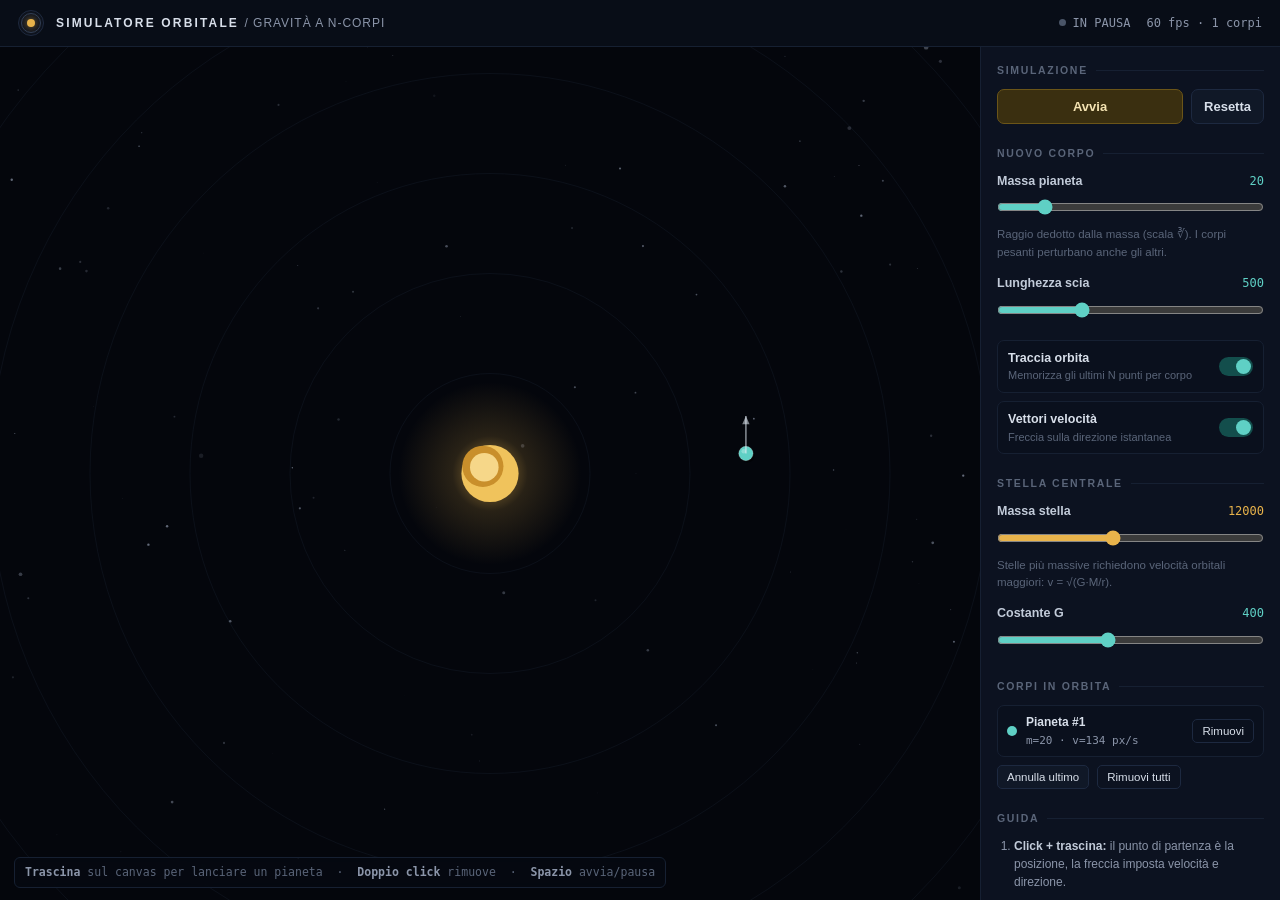
<file: app/simulatore_orbite/index.html>
<!DOCTYPE html>
<html lang="it">
<head>
<meta charset="UTF-8">
<meta name="viewport" content="width=device-width, initial-scale=1.0">
<title>Simulatore Orbitale — Gravità N-corpi</title>
<style>
  :root{
    --bg:#060a12;
    --panel:#0c1220;
    --panel-2:#101827;
    --border:#1d2940;
    --border-soft:#162032;
    --text:#d8dfea;
    --muted:#8b95a9;
    --faint:#5a6579;
    --amber:#e8b34b;
    --teal:#5fd0c5;
    --red:#e06c5f;
    --mono:ui-monospace,"SF Mono",SFMono-Regular,Menlo,Consolas,monospace;
    --sans:-apple-system,BlinkMacSystemFont,"Inter","Segoe UI",Roboto,Helvetica,Arial,sans-serif;
  }
  *{box-sizing:border-box;margin:0;padding:0}
  html,body{height:100%}
  body{
    background:var(--bg);
    color:var(--text);
    font-family:var(--sans);
    font-size:14px;
    line-height:1.5;
    display:flex;
    flex-direction:column;
    overflow:hidden;
  }
  header{
    display:flex;align-items:center;justify-content:space-between;
    padding:10px 18px;
    border-bottom:1px solid var(--border-soft);
    background:#080d17;
    flex-shrink:0;
  }
  .brand{display:flex;align-items:center;gap:12px}
  .brand-mark{
    width:26px;height:26px;border:1px solid var(--border);
    border-radius:50%;
    position:relative;background:#0a101d;
    flex-shrink:0;
  }
  .brand-mark::after{
    content:"";position:absolute;inset:8px;
    background:var(--amber);border-radius:50%;
    box-shadow:0 0 8px rgba(232,179,75,.8);
  }
  .brand-mark::before{
    content:"";position:absolute;inset:2px;
    border:1px solid #2a3a56;border-radius:50%;
  }
  .brand h1{
    font-size:12px;font-weight:650;letter-spacing:.18em;text-transform:uppercase;
  }
  .brand h1 span{color:var(--muted);font-weight:500;letter-spacing:.08em}
  .status{display:flex;align-items:center;gap:16px;font-family:var(--mono);font-size:12px;color:var(--muted)}
  .dot{width:7px;height:7px;border-radius:50%;background:#4a5568;display:inline-block;margin-right:7px;vertical-align:1px}
  .dot.live{background:var(--teal);box-shadow:0 0 7px rgba(95,208,197,.9)}
  #fps{min-width:70px;text-align:right}
  main{flex:1;display:flex;min-height:0}
  .stage{flex:1;position:relative;min-width:0;background:#04060c}
  canvas#sim{position:absolute;inset:0;width:100%;height:100%;display:block;cursor:crosshair}
  .hint{
    position:absolute;left:14px;bottom:12px;
    font-family:var(--mono);font-size:11.5px;color:var(--faint);
    background:rgba(6,10,18,.72);border:1px solid var(--border-soft);
    padding:6px 10px;border-radius:6px;pointer-events:none;backdrop-filter:blur(4px);
  }
  .hint b{color:var(--muted);font-weight:600}
  .drag-readout{
    position:absolute;pointer-events:none;display:none;
    font-family:var(--mono);font-size:11.5px;
    background:#0d1626;border:1px solid #29435f;color:#cfe9e6;
    padding:4px 8px;border-radius:5px;white-space:nowrap;z-index:5;
  }
  aside{
    width:300px;flex-shrink:0;
    background:var(--panel);
    border-left:1px solid var(--border-soft);
    overflow-y:auto;
    padding:16px 16px 28px;
  }
  aside::-webkit-scrollbar{width:8px}
  aside::-webkit-scrollbar-thumb{background:#223049;border-radius:4px}
  section{margin-bottom:22px}
  section:last-child{margin-bottom:0}
  .sec-title{
    font-size:10.5px;font-weight:700;letter-spacing:.16em;text-transform:uppercase;
    color:var(--faint);margin-bottom:10px;
    display:flex;align-items:center;gap:8px;
  }
  .sec-title::after{content:"";flex:1;height:1px;background:var(--border-soft)}
  .btn-row{display:flex;gap:8px}
  button{
    font-family:var(--sans);font-size:13px;font-weight:600;
    border-radius:7px;border:1px solid var(--border);
    padding:9px 12px;cursor:pointer;
    background:var(--panel-2);color:var(--text);
    transition:border-color .15s,background .15s,transform .05s;
    flex:1;
  }
  button:hover{border-color:#33445f;background:#141d31}
  button:active{transform:translateY(1px)}
  button.primary{background:#123b3a;border-color:#1e5a58;color:#d9f4f1}
  button.primary:hover{background:#164948;border-color:#2a7a77}
  button.primary.paused{background:#3a2f10;border-color:#6b5518;color:#f4e3b2}
  button.primary.paused:hover{background:#473b14}
  button.ghost{flex:0 0 auto}
  button.danger-ghost{background:transparent}
  button.danger-ghost:hover{border-color:var(--red);color:#f0a8a0}
  button.small{font-size:11.5px;padding:5px 9px;border-radius:5px;flex:none;font-weight:500}
  .ctl{margin-bottom:13px}
  .ctl:last-child{margin-bottom:0}
  .ctl-head{display:flex;justify-content:space-between;align-items:baseline;margin-bottom:6px}
  .ctl-head label{font-size:12.5px;font-weight:600;color:#c2cbd9}
  .ctl-head output{font-family:var(--mono);font-size:12px;color:var(--teal)}
  .ctl-head output.amber{color:var(--amber)}
  input[type=range]{width:100%;accent-color:var(--teal);height:22px;cursor:pointer}
  input[type=range].amber{accent-color:var(--amber)}
  .ctl p.desc{font-size:11.5px;color:var(--faint);margin-top:2px}
  .switch-row{
    display:flex;align-items:center;justify-content:space-between;
    padding:8px 10px;border:1px solid var(--border-soft);border-radius:7px;
    margin-bottom:8px;background:#0a101d;cursor:pointer;user-select:none;
  }
  .switch-row:hover{border-color:#2a3c5c}
  .switch-row span.lbl{font-size:12.5px;font-weight:550}
  .switch-row small{display:block;font-size:11px;color:var(--faint);font-weight:400}
  .switch{width:34px;height:19px;border-radius:10px;background:#223049;position:relative;flex-shrink:0;transition:background .15s}
  .switch::after{content:"";position:absolute;top:2px;left:2px;width:15px;height:15px;border-radius:50%;background:#8b95a9;transition:left .15s,background .15s}
  .switch-row.on .switch{background:#134e4c}
  .switch-row.on .switch::after{left:17px;background:var(--teal)}
  #bodyList{display:flex;flex-direction:column;gap:6px}
  .empty{font-size:12px;color:var(--faint);border:1px dashed var(--border);border-radius:7px;padding:10px;text-align:center}
  .body-item{
    display:flex;align-items:center;gap:9px;
    border:1px solid var(--border-soft);border-radius:7px;
    padding:7px 9px;background:#0a101d;font-size:12px;
  }
  .swatch{width:10px;height:10px;border-radius:50%;flex-shrink:0}
  .body-item .meta{flex:1;min-width:0}
  .body-item .meta b{display:block;font-size:12px;font-weight:600}
  .body-item .meta code{font-family:var(--mono);font-size:11px;color:var(--muted)}
  .guide{font-size:12px;color:var(--muted)}
  .guide ol{margin:6px 0 0 17px}
  .guide li{margin-bottom:5px}
  .guide code{font-family:var(--mono);font-size:11px;color:#c2cbd9;background:#141d31;border:1px solid var(--border-soft);padding:1px 5px;border-radius:4px}
  kbd{font-family:var(--mono);font-size:10.5px;border:1px solid var(--border);border-bottom-width:2px;border-radius:4px;padding:0 5px;background:#141d31;color:#c2cbd9}
  #toast{
    position:absolute;top:14px;left:50%;transform:translateX(-50%) translateY(-8px);
    background:#0d1626;border:1px solid #29435f;color:#d9e6ee;
    font-size:12.5px;padding:8px 14px;border-radius:7px;
    opacity:0;transition:opacity .25s,transform .25s;pointer-events:none;z-index:10;
  }
  #toast.show{opacity:1;transform:translateX(-50%) translateY(0)}
  @media (max-width:860px){
    body{overflow:auto}
    main{flex-direction:column}
    .stage{height:60vh;flex:none}
    aside{width:100%;border-left:none;border-top:1px solid var(--border-soft)}
  }
</style>
</head>
<body>

<header>
  <div class="brand">
    <div class="brand-mark"></div>
    <h1>Simulatore Orbitale <span>/ gravità a N-corpi</span></h1>
  </div>
  <div class="status">
    <span id="stateLabel"><span class="dot" id="stateDot"></span><span id="stateText">IN PAUSA</span></span>
    <span id="fps">— fps</span>
  </div>
</header>

<main>
  <div class="stage">
    <canvas id="sim"></canvas>
    <div class="drag-readout" id="dragReadout"></div>
    <div class="hint"><b>Trascina</b> sul canvas per lanciare un pianeta &nbsp;·&nbsp; <b>Doppio click</b> rimuove &nbsp;·&nbsp; <b>Spazio</b> avvia/pausa</div>
    <div id="toast"></div>
  </div>

  <aside>
    <section>
      <div class="sec-title">Simulazione</div>
      <div class="btn-row">
        <button id="btnPlay" class="primary paused">Avvia</button>
        <button id="btnReset" class="ghost">Resetta</button>
      </div>
    </section>

    <section>
      <div class="sec-title">Nuovo corpo</div>
      <div class="ctl">
        <div class="ctl-head">
          <label for="massSlider">Massa pianeta</label>
          <output id="massVal">20</output>
        </div>
        <input type="range" id="massSlider" min="1" max="120" step="1" value="20">
        <p class="desc">Raggio dedotto dalla massa (scala ∛). I corpi pesanti perturbano anche gli altri.</p>
      </div>
      <div class="ctl">
        <div class="ctl-head">
          <label for="trailSlider">Lunghezza scia</label>
          <output id="trailVal">500</output>
        </div>
        <input type="range" id="trailSlider" min="60" max="1500" step="20" value="500">
      </div>
      <div class="switch-row on" id="swTrail" role="switch" aria-checked="true" tabindex="0">
        <span class="lbl">Traccia orbita<small>Memorizza gli ultimi N punti per corpo</small></span>
        <span class="switch"></span>
      </div>
      <div class="switch-row on" id="swVec" role="switch" aria-checked="true" tabindex="0">
        <span class="lbl">Vettori velocità<small>Freccia sulla direzione istantanea</small></span>
        <span class="switch"></span>
      </div>
    </section>

    <section>
      <div class="sec-title">Stella centrale</div>
      <div class="ctl">
        <div class="ctl-head">
          <label for="starSlider">Massa stella</label>
          <output id="starVal" class="amber">12000</output>
        </div>
        <input type="range" id="starSlider" class="amber" min="3000" max="24000" step="100" value="12000">
        <p class="desc">Stelle più massive richiedono velocità orbitali maggiori: v = √(G·M/r).</p>
      </div>
      <div class="ctl">
        <div class="ctl-head">
          <label for="gSlider">Costante G</label>
          <output id="gVal">400</output>
        </div>
        <input type="range" id="gSlider" min="50" max="900" step="10" value="400">
      </div>
    </section>

    <section>
      <div class="sec-title">Corpi in orbita</div>
      <div id="bodyList"></div>
      <div class="btn-row" style="margin-top:8px">
        <button id="btnUndo" class="small">Annulla ultimo</button>
        <button id="btnClear" class="small danger-ghost">Rimuovi tutti</button>
      </div>
    </section>

    <section>
      <div class="sec-title">Guida</div>
      <div class="guide">
        <ol>
          <li><b style="color:#c2cbd9">Click + trascina:</b> il punto di partenza è la posizione, la freccia imposta velocità e direzione.</li>
          <li>Trascina di ~100 px per una velocità quasi circolare a media distanza.</li>
          <li>Rilascia senza trascinare per un corpo in caduta libera verso la stella.</li>
          <li>Doppio click o tasto destro vicino a un pianeta per rimuoverlo.</li>
          <li><kbd>Spazio</kbd> avvia / pausa · <kbd>R</kbd> resetta · <kbd>Esc</kbd> annulla trascinamento.</li>
        </ol>
      </div>
    </section>
  </aside>
</main>

<script>
(function(){
  "use strict";

  // ---------- Config / stato ----------
  var G = 400;
  var STAR_MASS = 12000;
  var SOFTENING2 = 25;          // ammorbidimento gravitazionale (px^2), evita singolarità
  var VEL_SCALE = 1.35;         // (px/s di velocità) per (px di trascinamento)
  var running = false;

  var bodies = [];              // pianeti (la stella è separata ma partecipa alla dinamica)
  var star = { x:0, y:0, vx:0, vy:0, m:STAR_MASS };
  var nextId = 1;

  var showTrails = true;
  var showVectors = true;
  var maxTrail = 500;

  var PALETTE = ["#5fd0c5","#8fb8ff","#e8c15f","#d98cb3","#9fe08c","#e08c6a","#b9a7ff"];

  // ---------- DOM ----------
  var canvas = document.getElementById("sim");
  var ctx = canvas.getContext("2d");
  var stage = canvas.parentElement;
  var readout = document.getElementById("dragReadout");
  var btnPlay = document.getElementById("btnPlay");
  var btnReset = document.getElementById("btnReset");
  var btnUndo = document.getElementById("btnUndo");
  var btnClear = document.getElementById("btnClear");
  var massSlider = document.getElementById("massSlider");
  var massVal = document.getElementById("massVal");
  var starSlider = document.getElementById("starSlider");
  var starVal = document.getElementById("starVal");
  var gSlider = document.getElementById("gSlider");
  var gVal = document.getElementById("gVal");
  var trailSlider = document.getElementById("trailSlider");
  var trailVal = document.getElementById("trailVal");
  var swTrail = document.getElementById("swTrail");
  var swVec = document.getElementById("swVec");
  var bodyList = document.getElementById("bodyList");
  var stateDot = document.getElementById("stateDot");
  var stateText = document.getElementById("stateText");
  var fpsEl = document.getElementById("fps");
  var toastEl = document.getElementById("toast");

  var DPR = Math.min(window.devicePixelRatio || 1, 2);
  var W = 0, H = 0, CX = 0, CY = 0;
  var bgStars = [];

  function toast(msg){
    toastEl.textContent = msg;
    toastEl.classList.add("show");
    clearTimeout(toastEl._t);
    toastEl._t = setTimeout(function(){ toastEl.classList.remove("show"); }, 1800);
  }

  // ---------- Dimensionamento ----------
  function resize(){
    var r = stage.getBoundingClientRect();
    W = Math.max(50, r.width); H = Math.max(50, r.height);
    canvas.width = Math.round(W * DPR);
    canvas.height = Math.round(H * DPR);
    ctx.setTransform(DPR, 0, 0, DPR, 0, 0);
    CX = W / 2; CY = H / 2;
    star.x = CX; star.y = CY;
    seedBackground();
  }
  function seedBackground(){
    bgStars = [];
    var n = Math.round((W * H) / 9000);
    for (var i = 0; i < n; i++){
      bgStars.push({
        x: Math.random() * W, y: Math.random() * H,
        r: Math.random() < 0.85 ? Math.random() * 1.1 + 0.2 : Math.random() * 1.6 + 0.8,
        a: 0.15 + Math.random() * 0.55,
        ph: Math.random() * Math.PI * 2
      });
    }
  }
  window.addEventListener("resize", resize);
  if (window.ResizeObserver) new ResizeObserver(resize).observe(stage);

  // ---------- Fisica ----------
  function radiusOf(m){ return 3.5 + Math.cbrt(m) * 1.35; }
  function starRadius(){ return 16 + Math.cbrt(star.m / 1000) * 5.5; }

  // Accelera tutti i corpi (stella + pianeti): gravità mutua newtoniana.
  function accelerations(list){
    var n = list.length, i, j;
    for (i = 0; i < n; i++){ list[i].ax = 0; list[i].ay = 0; }
    for (i = 0; i < n; i++){
      for (j = i + 1; j < n; j++){
        var a = list[i], b = list[j];
        var dx = b.x - a.x, dy = b.y - a.y;
        var d2 = dx * dx + dy * dy + SOFTENING2;
        var inv = 1 / Math.sqrt(d2);
        var inv3 = inv * inv * inv;
        var fa = G * b.m * inv3, fb = G * a.m * inv3;
        a.ax += fa * dx; a.ay += fa * dy;
        b.ax -= fb * dx; b.ay -= fb * dy;
      }
    }
  }

  function step(h){
    // Eulero semi-implicito con sotto-passi: stabile per orbite visive.
    var all = [star].concat(bodies);
    accelerations(all);
    var i, b;
    for (i = 0; i < all.length; i++){
      b = all[i];
      b.vx += b.ax * h; b.vy += b.ay * h;
      b.x += b.vx * h;  b.y += b.vy * h;
    }
    // Mantieni la stella ancorata con richiamo elastico debole verso il centro
    // (evita derive numeriche senza congelarla: i pianeti pesanti la perturbano).
    star.vx += (CX - star.x) * 0.6 * h;
    star.vy += (CY - star.y) * 0.6 * h;

    // Collisioni / fughe
    var sr = starRadius();
    for (i = bodies.length - 1; i >= 0; i--){
      b = bodies[i];
      var dx = b.x - star.x, dy = b.y - star.y;
      var d = Math.sqrt(dx * dx + dy * dy);
      if (d < sr + radiusOf(b.m) * 0.6){
        flash = 1;
        bodies.splice(i, 1);
        toast("Corpo assorbito dalla stella");
        renderList();
        continue;
      }
      if (b.x < -3000 || b.x > W + 3000 || b.y < -3000 || b.y > H + 3000){
        bodies.splice(i, 1);
        toast("Corpo sfuggito al sistema");
        renderList();
      }
    }
  }

  function circularVelocity(px, py){
    var dx = px - star.x, dy = py - star.y;
    var r = Math.max(40, Math.sqrt(dx * dx + dy * dy));
    return Math.sqrt(G * star.m / r);
  }

  // ---------- Creazione corpi ----------
  function addBody(x, y, vx, vy, m){
    var b = {
      id: nextId++,
      x: x, y: y, vx: vx, vy: vy, ax: 0, ay: 0,
      m: m, color: PALETTE[(nextId - 2) % PALETTE.length],
      trail: [{x:x, y:y}]
    };
    bodies.push(b);
    renderList();
    return b;
  }

  function removeBody(id){
    bodies = bodies.filter(function(b){ return b.id !== id; });
    renderList();
  }

  // ---------- Interazione: click + trascina ----------
  var aiming = null; // {x0,y0,x1,y1}

  function evPos(e){
    var r = canvas.getBoundingClientRect();
    return { x: e.clientX - r.left, y: e.clientY - r.top };
  }

  canvas.addEventListener("mousedown", function(e){
    if (e.button === 2){ // tasto destro: rimuovi il più vicino
      var p = evPos(e);
      var best = null, bd = 1e9, i;
      for (i = 0; i < bodies.length; i++){
        var d = Math.hypot(bodies[i].x - p.x, bodies[i].y - p.y);
        if (d < bd){ bd = d; best = bodies[i]; }
      }
      if (best && bd < radiusOf(best.m) + 14){ removeBody(best.id); toast("Corpo rimosso"); }
      return;
    }
    if (e.button !== 0) return;
    var q = evPos(e);
    aiming = { x0:q.x, y0:q.y, x1:q.x, y1:q.y };
    readout.style.display = "block";
    updateReadout(e);
  });

  window.addEventListener("mousemove", function(e){
    if (!aiming) return;
    var r = canvas.getBoundingClientRect();
    aiming.x1 = e.clientX - r.left;
    aiming.y1 = e.clientY - r.top;
    updateReadout(e);
  });

  window.addEventListener("mouseup", function(){
    if (!aiming) return;
    var dx = aiming.x1 - aiming.x0, dy = aiming.y1 - aiming.y0;
    var dist = Math.hypot(dx, dy);
    var m = parseFloat(massSlider.value);
    if (dist < 4){
      addBody(aiming.x0, aiming.y0, 0, 0, m); // caduta libera
      toast("Corpo in caduta libera — trascina per dargli velocità");
    } else {
      addBody(aiming.x0, aiming.y0, dx * VEL_SCALE, dy * VEL_SCALE, m);
    }
    aiming = null;
    readout.style.display = "none";
    if (!running) setRunning(true);
  });

  canvas.addEventListener("dblclick", function(e){
    var p = evPos(e);
    var best = null, bd = 1e9;
    for (var i = 0; i < bodies.length; i++){
      var d = Math.hypot(bodies[i].x - p.x, bodies[i].y - p.y);
      if (d < bd){ bd = d; best = bodies[i]; }
    }
    if (best && bd < radiusOf(best.m) + 16){ removeBody(best.id); toast("Corpo rimosso"); }
  });
  canvas.addEventListener("contextmenu", function(e){ e.preventDefault(); });

  function updateReadout(e){
    var dx = aiming.x1 - aiming.x0, dy = aiming.y1 - aiming.y0;
    var v = Math.hypot(dx, dy) * VEL_SCALE;
    var vc = circularVelocity(aiming.x0, aiming.y0);
    readout.textContent = "v = " + v.toFixed(0) + " px/s  (circolare ≈ " + vc.toFixed(0) + ")";
    var r = canvas.getBoundingClientRect();
    readout.style.left = (e.clientX - r.left + 16) + "px";
    readout.style.top = (e.clientY - r.top - 10) + "px";
  }

  // ---------- Rendering ----------
  var flash = 0;
  var tGlobal = 0;

  function drawArrow(x0, y0, x1, y1, color){
    var ang = Math.atan2(y1 - y0, x1 - x0);
    ctx.strokeStyle = color; ctx.fillStyle = color; ctx.lineWidth = 1.6;
    ctx.beginPath(); ctx.moveTo(x0, y0); ctx.lineTo(x1, y1); ctx.stroke();
    var s = 9;
    ctx.beginPath();
    ctx.moveTo(x1, y1);
    ctx.lineTo(x1 - s * Math.cos(ang - 0.42), y1 - s * Math.sin(ang - 0.42));
    ctx.lineTo(x1 - s * Math.cos(ang + 0.42), y1 - s * Math.sin(ang + 0.42));
    ctx.closePath(); ctx.fill();
  }

  function render(dt){
    tGlobal += dt;
    ctx.fillStyle = "#04060c";
    ctx.fillRect(0, 0, W, H);

    // Sfondo stellare con lieve scintillio
    var i, s;
    for (i = 0; i < bgStars.length; i++){
      s = bgStars[i];
      var tw = 0.75 + 0.25 * Math.sin(tGlobal * 1.4 + s.ph);
      ctx.globalAlpha = s.a * tw;
      ctx.fillStyle = "#aeb9cf";
      ctx.beginPath(); ctx.arc(s.x, s.y, s.r, 0, Math.PI * 2); ctx.fill();
    }
    ctx.globalAlpha = 1;

    // Reticolo radiale tenue attorno alla stella
    ctx.strokeStyle = "rgba(60,80,110,0.14)";
    ctx.lineWidth = 1;
    for (var rr = 100; rr <= 700; rr += 100){
      ctx.beginPath(); ctx.arc(star.x, star.y, rr, 0, Math.PI * 2); ctx.stroke();
    }

    // Scie
    if (showTrails){
      for (i = 0; i < bodies.length; i++){
        var b = bodies[i], tr = b.trail;
        if (tr.length < 2) continue;
        ctx.lineWidth = 1.3;
        // Segmenti con alpha crescente verso la testa: effetto fading economico
        for (var k = 1; k < tr.length; k++){
          var t = k / tr.length;
          ctx.globalAlpha = 0.06 + 0.5 * t * t;
          ctx.strokeStyle = b.color;
          ctx.beginPath();
          ctx.moveTo(tr[k-1].x, tr[k-1].y);
          ctx.lineTo(tr[k].x, tr[k].y);
          ctx.stroke();
        }
        ctx.globalAlpha = 1;
      }
    }

    // Stella
    var sr = starRadius();
    var glow = ctx.createRadialGradient(star.x, star.y, sr * 0.3, star.x, star.y, sr * 3.2);
    glow.addColorStop(0, "rgba(232,179,75,0.55)");
    glow.addColorStop(0.35, "rgba(232,179,75,0.16)");
    glow.addColorStop(1, "rgba(232,179,75,0)");
    ctx.fillStyle = glow;
    ctx.beginPath(); ctx.arc(star.x, star.y, sr * 3.2, 0, Math.PI * 2); ctx.fill();
    if (flash > 0){
      ctx.fillStyle = "rgba(255,240,200," + (flash * 0.5).toFixed(2) + ")";
      ctx.beginPath(); ctx.arc(star.x, star.y, sr * (1 + flash * 0.6), 0, Math.PI * 2); ctx.fill();
      flash = Math.max(0, flash - dt * 2.2);
    }
    ctx.fillStyle = "#f0c35c";
    ctx.beginPath(); ctx.arc(star.x, star.y, sr, 0, Math.PI * 2); ctx.fill();
    ctx.fillStyle = "#c98f2b";
    ctx.beginPath(); ctx.arc(star.x - sr * 0.25, star.y - sr * 0.25, sr * 0.72, 0, Math.PI * 2); ctx.fill();
    ctx.fillStyle = "#f6d789";
    ctx.beginPath(); ctx.arc(star.x - sr * 0.2, star.y - sr * 0.22, sr * 0.5, 0, Math.PI * 2); ctx.fill();

    // Pianeti
    for (i = 0; i < bodies.length; i++){
      var p = bodies[i], pr = radiusOf(p.m);
      ctx.fillStyle = "rgba(0,0,0,0.45)";
      ctx.beginPath(); ctx.arc(p.x + 1.5, p.y + 2, pr, 0, Math.PI * 2); ctx.fill();
      ctx.fillStyle = p.color;
      ctx.beginPath(); ctx.arc(p.x, p.y, pr, 0, Math.PI * 2); ctx.fill();
      ctx.fillStyle = "rgba(255,255,255,0.28)";
      ctx.beginPath(); ctx.arc(p.x - pr * 0.3, p.y - pr * 0.32, pr * 0.32, 0, Math.PI * 2); ctx.fill();
      ctx.strokeStyle = "rgba(255,255,255,0.22)";
      ctx.lineWidth = 1;
      ctx.beginPath(); ctx.arc(p.x, p.y, pr, 0, Math.PI * 2); ctx.stroke();
      if (showVectors && Math.hypot(p.vx, p.vy) > 4){
        var sc = 0.28, ex = p.x + p.vx * sc, ey = p.y + p.vy * sc;
        drawArrow(p.x, p.y, ex, ey, "rgba(230,238,248,0.55)");
      }
    }

    // Anteprima di mira
    if (aiming){
      var dx = aiming.x1 - aiming.x0, dy = aiming.y1 - aiming.y0;
      var dist = Math.hypot(dx, dy);
      var mr = radiusOf(parseFloat(massSlider.value));
      // corpo fantasma
      ctx.setLineDash([4, 4]);
      ctx.strokeStyle = "rgba(95,208,197,0.7)";
      ctx.lineWidth = 1.2;
      ctx.beginPath(); ctx.arc(aiming.x0, aiming.y0, mr, 0, Math.PI * 2); ctx.stroke();
      ctx.setLineDash([]);
      if (dist > 4){
        drawArrow(aiming.x0, aiming.y0, aiming.x1, aiming.y1, "#5fd0c5");
        // anello di riferimento: velocità circolare
        var vc = circularVelocity(aiming.x0, aiming.y0);
        var need = vc / VEL_SCALE; // lunghezza trascinamento ideale
        ctx.strokeStyle = "rgba(139,149,169,0.4)";
        ctx.setLineDash([3, 5]);
        ctx.beginPath(); ctx.arc(aiming.x0, aiming.y0, need, 0, Math.PI * 2); ctx.stroke();
        ctx.setLineDash([]);
      }
    }
  }

  // ---------- Loop ----------
  var last = performance.now(), fpsAcc = 0, fpsN = 0, fpsT = 0;
  function frame(now){
    var dt = Math.min(0.033, (now - last) / 1000);
    last = now;
    if (running){
      var SUB = 4, h = dt / SUB;
      for (var s = 0; s < SUB; s++) step(h);
      // aggiorna scie una volta per frame
      for (var i = 0; i < bodies.length; i++){
        var b = bodies[i], tr = b.trail, lastP = tr[tr.length - 1];
        if (!lastP || Math.hypot(b.x - lastP.x, b.y - lastP.y) > 1.6){
          tr.push({ x:b.x, y:b.y });
          while (tr.length > maxTrail) tr.shift();
        }
      }
    }
    render(dt);
    // fps
    fpsAcc += dt; fpsN++;
    if ((fpsT += dt) > 0.5){
      fpsEl.textContent = Math.round(fpsN / fpsAcc) + " fps · " + bodies.length + " corpi";
      fpsAcc = 0; fpsN = 0; fpsT = 0;
    }
    requestAnimationFrame(frame);
  }

  // ---------- Pannello ----------
  function setRunning(v){
    running = v;
    btnPlay.textContent = running ? "Pausa" : "Avvia";
    btnPlay.classList.toggle("paused", !running);
    stateText.textContent = running ? "IN ESECUZIONE" : "IN PAUSA";
    stateDot.classList.toggle("live", running);
  }
  btnPlay.addEventListener("click", function(){ setRunning(!running); });
  btnReset.addEventListener("click", resetAll);
  btnUndo.addEventListener("click", function(){
    bodies.pop(); renderList();
  });
  btnClear.addEventListener("click", function(){
    bodies = []; renderList();
  });

  function resetAll(){
    bodies = [];
    star.x = CX; star.y = CY; star.vx = 0; star.vy = 0;
    renderList();
    toast("Simulazione resettata");
  }

  massSlider.addEventListener("input", function(){ massVal.textContent = massSlider.value; });
  starSlider.addEventListener("input", function(){
    starVal.textContent = starSlider.value;
    star.m = parseFloat(starSlider.value);
  });
  gSlider.addEventListener("input", function(){
    gVal.textContent = gSlider.value;
    G = parseFloat(gSlider.value);
  });
  trailSlider.addEventListener("input", function(){
    trailVal.textContent = trailSlider.value;
    maxTrail = parseInt(trailSlider.value, 10);
    for (var i = 0; i < bodies.length; i++){
      while (bodies[i].trail.length > maxTrail) bodies[i].trail.shift();
    }
  });

  function bindSwitch(el, get, set){
    function toggle(){
      set(!get());
      el.classList.toggle("on", get());
      el.setAttribute("aria-checked", get() ? "true" : "false");
    }
    el.addEventListener("click", toggle);
    el.addEventListener("keydown", function(e){
      if (e.key === " " || e.key === "Enter"){ e.preventDefault(); toggle(); }
    });
  }
  bindSwitch(swTrail, function(){ return showTrails; }, function(v){ showTrails = v; });
  bindSwitch(swVec, function(){ return showVectors; }, function(v){ showVectors = v; });

  function renderList(){
    bodyList.innerHTML = "";
    if (bodies.length === 0){
      var d = document.createElement("div");
      d.className = "empty";
      d.textContent = "Nessun corpo — trascina sul canvas per crearne uno.";
      bodyList.appendChild(d);
      return;
    }
    bodies.forEach(function(b){
      var row = document.createElement("div");
      row.className = "body-item";
      var sp = Math.hypot(b.vx, b.vy).toFixed(0);
      row.innerHTML =
        '<span class="swatch" style="background:' + b.color + '"></span>' +
        '<span class="meta"><b>Pianeta #' + b.id + '</b>' +
        "<code>m=" + b.m + " · v=" + sp + " px/s</code></span>";
      var del = document.createElement("button");
      del.className = "small danger-ghost";
      del.textContent = "Rimuovi";
      del.addEventListener("click", function(){ removeBody(b.id); });
      row.appendChild(del);
      bodyList.appendChild(row);
    });
  }

  window.addEventListener("keydown", function(e){
    if (e.target && (e.target.tagName === "INPUT" || e.target.tagName === "BUTTON") && e.key !== "Escape") {
      if (e.key === " " && e.target.tagName === "BUTTON") return; // lascia il comportamento nativo
      if (e.target.tagName === "INPUT") return;
    }
    if (e.code === "Space"){ e.preventDefault(); setRunning(!running); }
    else if (e.key === "r" || e.key === "R"){ resetAll(); }
    else if (e.key === "Escape"){ aiming = null; readout.style.display = "none"; }
  });

  // ---------- Init ----------
  resize();
  renderList();
  setRunning(false);
  // Orbita dimostrativa: un pianeta quasi circolare così la scena non è vuota
  (function(){
    var r = Math.min(W, H) * 0.30;
    var px = CX + r, py = CY - 20;
    var v = Math.sqrt(G * star.m / r);
    addBody(px, py, 0, -v * 0.98, 20);
  })();
  requestAnimationFrame(function(t){ last = t; requestAnimationFrame(frame); });
})();
</script>
</body>
</html>
</file>
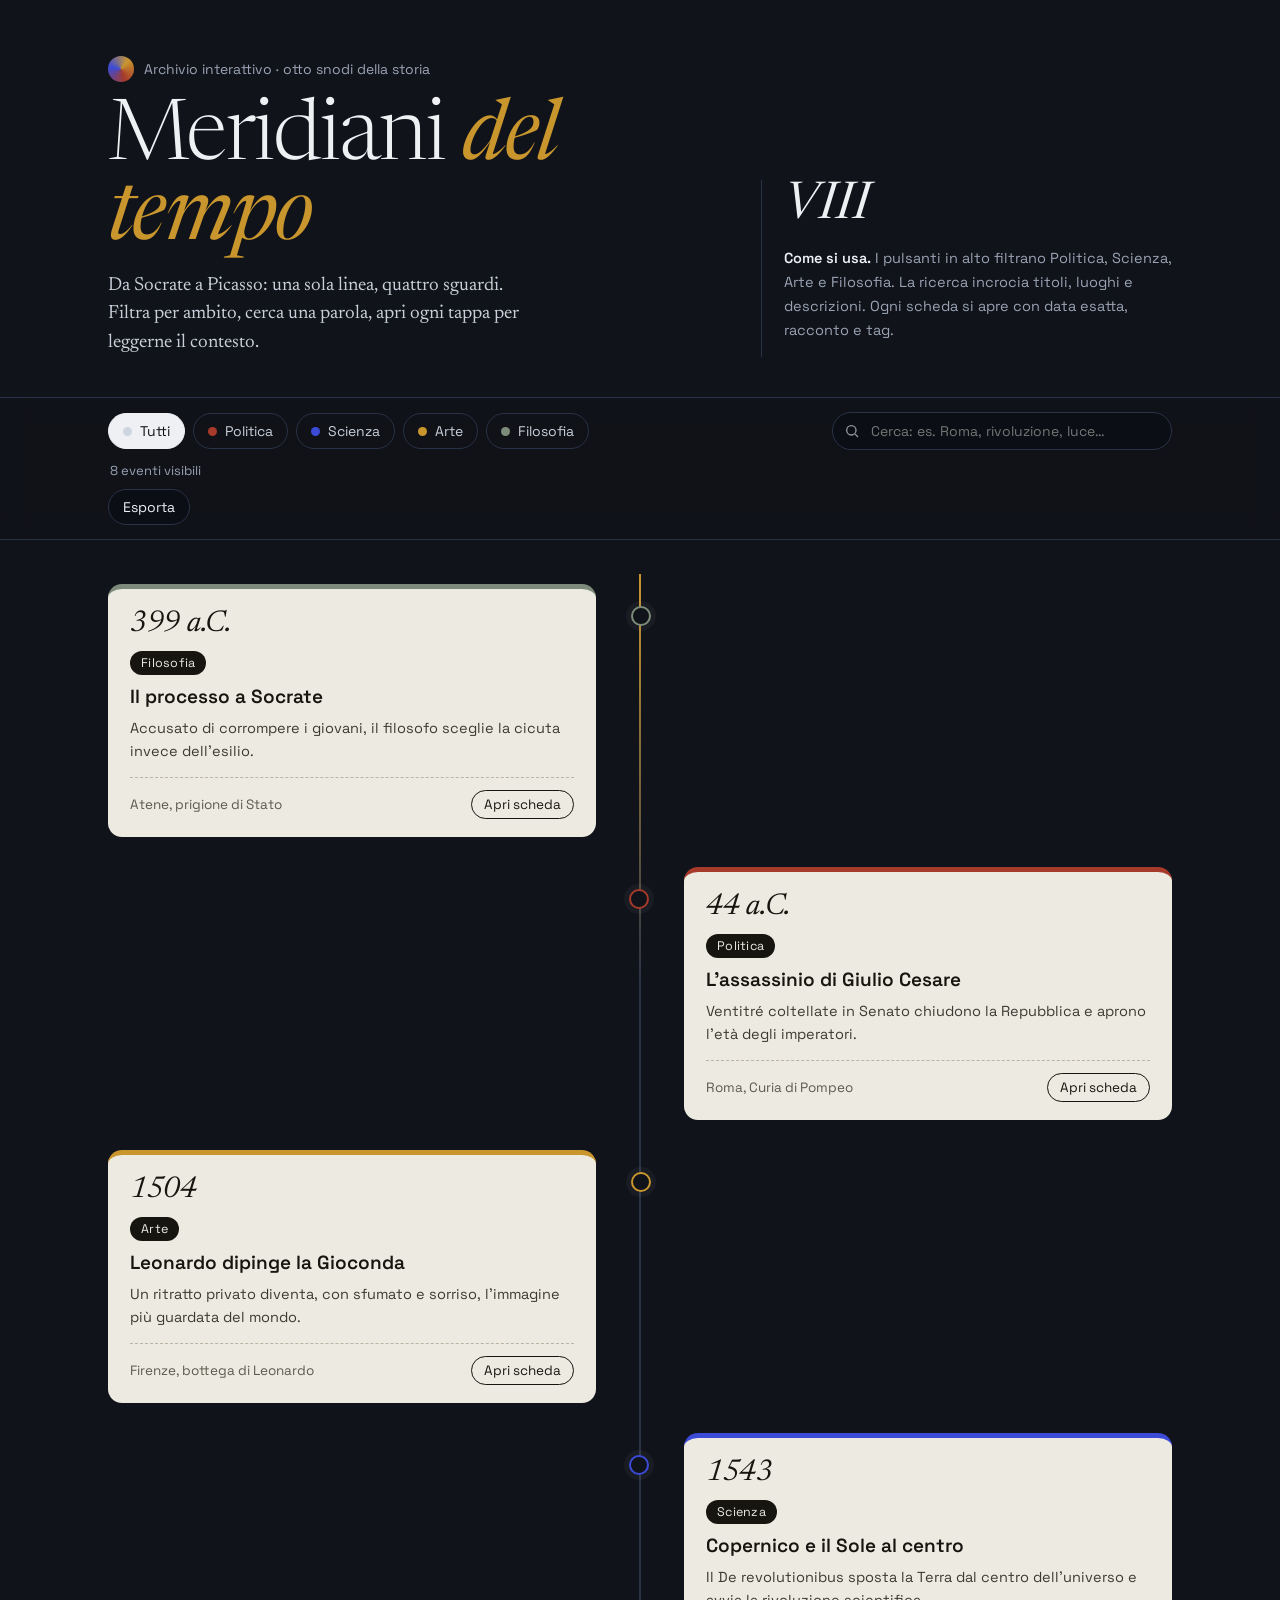
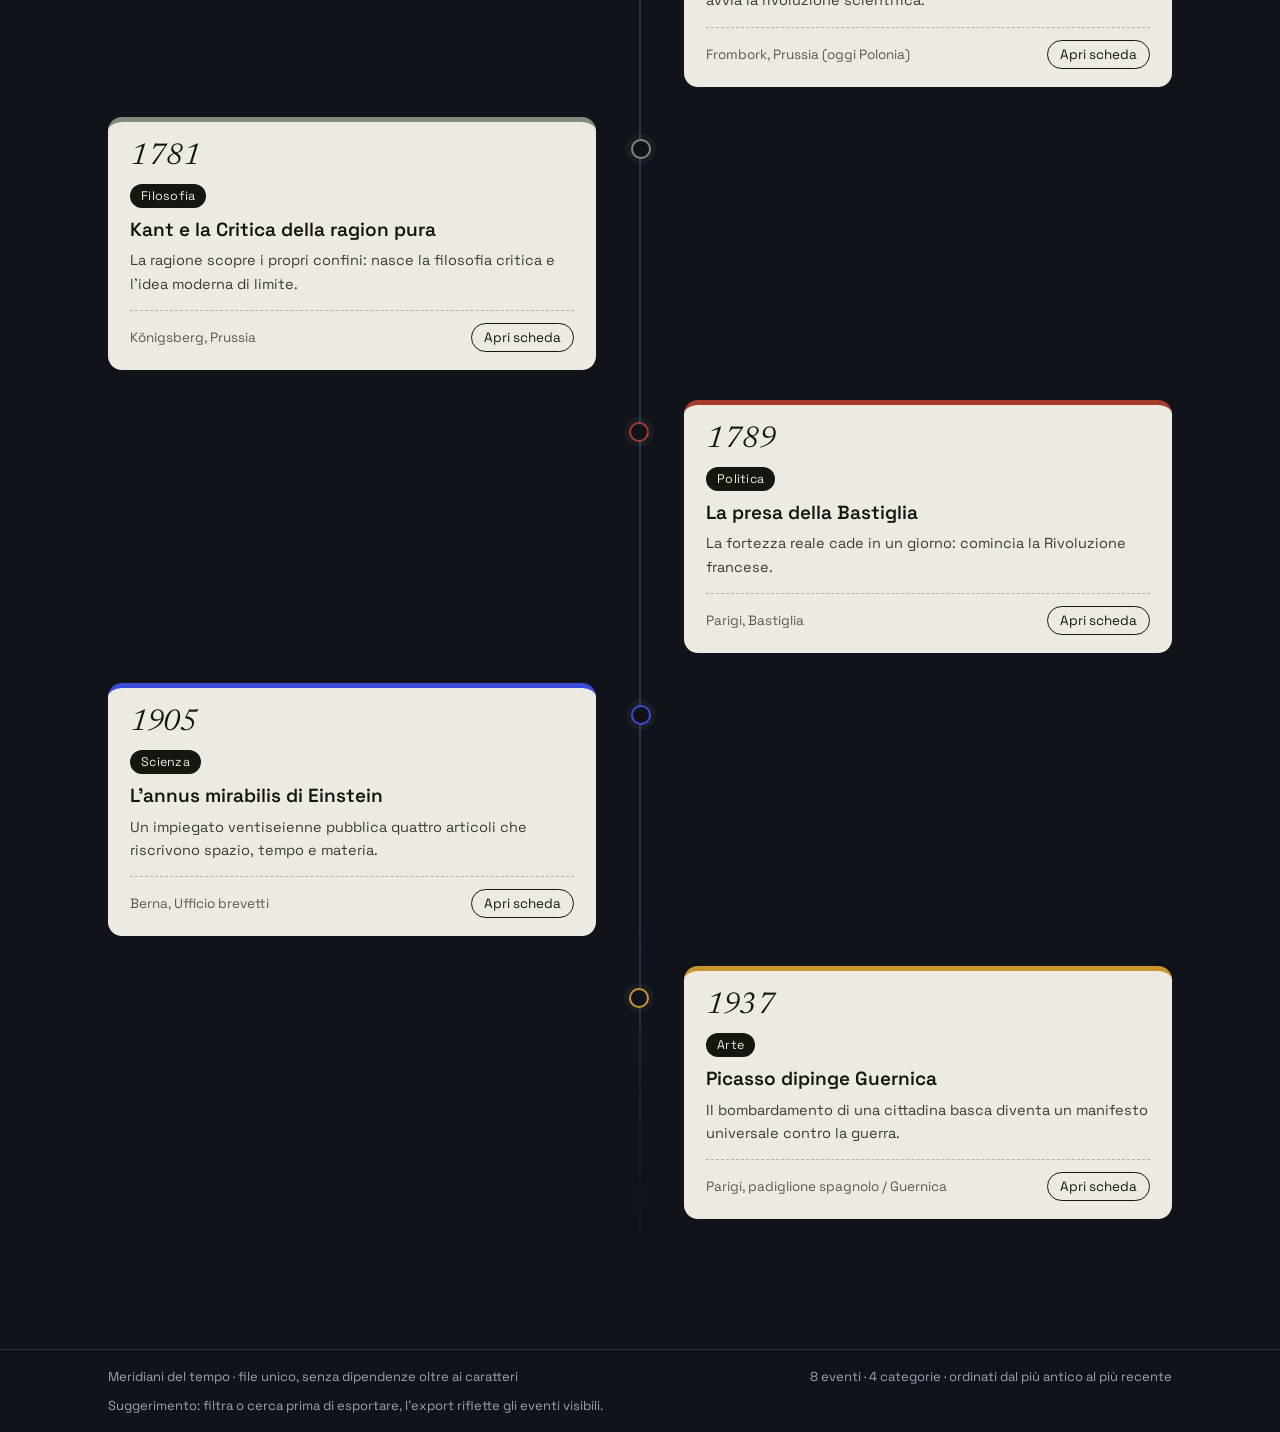
<file: app/timeline/index.html>
<!DOCTYPE html>
<html lang="it">
<head>
<meta charset="UTF-8">
<meta name="viewport" content="width=device-width, initial-scale=1.0">
<title>Meridiani — Una linea del tempo</title>
<link rel="preconnect" href="https://fonts.googleapis.com">
<link rel="preconnect" href="https://fonts.gstatic.com" crossorigin>
<link href="https://fonts.googleapis.com/css2?family=Newsreader:ital,opsz,wght@0,6..72,300;0,6..72,500;0,6..72,600;1,6..72,300;1,6..72,400&family=Space+Grotesk:wght@400;500;600&display=swap" rel="stylesheet">
<style>
  :root{
    --fondo:#101319;
    --pannello:#181d29;
    --carta:#edebe1;
    --carta-2:#e2ded1;
    --inchiostro:#16150f;
    --lapis:#3b4bd8;
    --ocra:#c9962e;
    --salvia:#7d8c7a;
    --ruggine:#a63a2b;
    --linea:#2a3247;
    --testo-chiaro:#eef0f4;
    --testo-smorzato:#9aa3b5;
    --raggio:14px;
  }
  *{box-sizing:border-box}
  html{scroll-behavior:smooth}
  body{
    margin:0; background:var(--fondo); color:var(--testo-chiaro);
    font-family:"Space Grotesk",system-ui,sans-serif;
    -webkit-font-smoothing:antialiased;
  }
  ::selection{background:var(--ocra); color:#111}

  .copertina{
    max-width:1120px; margin:0 auto; padding:56px 28px 10px;
    display:grid; grid-template-columns:1.2fr .8fr; gap:36px; align-items:end;
  }
  @media (max-width:860px){ .copertina{grid-template-columns:1fr; padding-top:36px} }
  .marchio{
    display:flex; align-items:center; gap:10px;
    font-size:14px; color:var(--testo-smorzato);
  }
  .marchio i{
    width:26px; height:26px; border-radius:50%;
    background:conic-gradient(from 40deg, var(--ocra), var(--ruggine), var(--lapis), var(--ocra));
    display:inline-block; flex:none;
  }
  h1{
    font-family:"Newsreader",Georgia,serif; font-weight:300;
    font-size:clamp(44px,7vw,84px); line-height:.95; letter-spacing:-.02em;
    margin:18px 0 12px;
  }
  h1 em{font-style:italic; font-weight:400; color:var(--ocra)}
  .sottotitolo{
    font-family:"Newsreader",Georgia,serif; font-size:19px; line-height:1.5;
    color:#c9cfda; max-width:44ch; margin:0;
  }
  .nota-laterale{
    border-left:1px solid var(--linea); padding-left:22px;
    color:var(--testo-smorzato); font-size:14.5px; line-height:1.65;
  }
  .nota-laterale strong{color:var(--testo-chiaro); font-weight:600}
  .contatore-grande{
    font-family:"Newsreader",Georgia,serif; font-style:italic;
    font-size:52px; color:var(--testo-chiaro); line-height:1;
  }

  .barra{
    position:sticky; top:0; z-index:30;
    background:rgba(16,19,25,.88); backdrop-filter:blur(14px);
    border-top:1px solid var(--linea); border-bottom:1px solid var(--linea);
    margin-top:30px;
  }
  .barra-interna{
    max-width:1120px; margin:0 auto; padding:14px 28px;
    display:flex; flex-wrap:wrap; gap:10px; align-items:center;
  }
  .filtri{display:flex; flex-wrap:wrap; gap:8px}
  .filtro{
    appearance:none; border:1px solid var(--linea); background:transparent;
    color:#c9cfda; font:inherit; font-size:14px; padding:8px 14px;
    border-radius:999px; cursor:pointer;
    display:inline-flex; align-items:center; gap:8px;
  }
  .filtro .punto{width:9px; height:9px; border-radius:50%; background:#555}
  .filtro[data-cat="Politica"] .punto{background:var(--ruggine)}
  .filtro[data-cat="Scienza"] .punto{background:var(--lapis)}
  .filtro[data-cat="Arte"] .punto{background:var(--ocra)}
  .filtro[data-cat="Filosofia"] .punto{background:var(--salvia)}
  .filtro[data-cat="tutti"] .punto{background:#cfd5e0}
  .filtro[aria-pressed="true"]{background:var(--testo-chiaro); color:#111; border-color:var(--testo-chiaro)}
  .filtro:focus-visible, .cerca input:focus-visible, .scheda-btn:focus-visible, .export-btn:focus-visible{
    outline:2px solid var(--ocra); outline-offset:2px;
  }
  .export-gruppo{display:flex; gap:8px; flex-wrap:wrap}
  .export-btn{
    appearance:none; font:inherit; font-size:14px; cursor:pointer;
    border:1px solid var(--linea); background:#0b0e14; color:var(--testo-chiaro);
    border-radius:999px; padding:8px 14px;
  }
  .export-btn:hover{border-color:var(--ocra); color:var(--ocra)}
  .cerca{margin-left:auto; position:relative; flex:1 1 240px; max-width:340px; min-width:200px}
  .cerca input{
    width:100%; font:inherit; font-size:14px; color:var(--testo-chiaro);
    background:#0b0e14; border:1px solid var(--linea); border-radius:999px;
    padding:9px 14px 9px 38px;
  }
  .cerca svg{position:absolute; left:12px; top:50%; transform:translateY(-50%); opacity:.6}
  .esito{font-size:13px; color:var(--testo-smorzato); width:100%; margin:2px 2px 0}

  main{max-width:1120px; margin:0 auto; padding:34px 28px 90px}

  .spina{position:relative; padding:10px 0 10px}
  .spina::before{
    content:""; position:absolute; top:0; bottom:0; left:19px; width:2px;
    background:linear-gradient(var(--ocra), var(--linea) 18%, var(--linea) 85%, transparent);
  }
  @media (min-width:860px){
    .spina::before{left:50%; transform:translateX(-50%)}
  }
  .voce{position:relative; margin:0 0 22px 56px}
  @media (min-width:860px){
    .voce{width:calc(50% - 44px); margin:0 0 30px}
    .voce:nth-child(odd){margin-right:auto}
    .voce:nth-child(even){margin-left:auto}
  }
  .nodo{
    position:absolute; left:-46px; top:22px; width:20px; height:20px;
    border-radius:50%; background:var(--fondo); border:2px solid var(--colore, var(--ocra));
    box-shadow:0 0 0 5px rgba(255,255,255,.04);
  }
  @media (min-width:860px){
    .voce:nth-child(odd) .nodo{left:auto; right:-55px}
    .voce:nth-child(even) .nodo{left:-55px}
  }
  .scheda-btn{
    width:100%; text-align:left; font:inherit; cursor:pointer;
    background:var(--carta); color:var(--inchiostro);
    border:none; border-radius:var(--raggio); padding:0; overflow:hidden;
    border-top:5px solid var(--colore, var(--ocra));
    transition:transform .18s ease, box-shadow .18s ease;
  }
  .scheda-btn:hover{transform:translateY(-3px); box-shadow:0 18px 40px rgba(0,0,0,.45)}
  .scheda-corpo{padding:20px 22px 18px}
  .data{
    font-family:"Newsreader",Georgia,serif; font-style:italic;
    font-size:30px; line-height:1; letter-spacing:-.01em;
  }
  .categoria{
    display:inline-block; font-size:12.5px; letter-spacing:.02em;
    background:#16150f; color:var(--carta); border-radius:999px;
    padding:4px 11px; margin:12px 0 10px;
  }
  .titolo{font-size:19px; font-weight:600; line-height:1.25; margin:0 0 8px}
  .riassunto{font-size:14.5px; line-height:1.6; color:#3c3a32; margin:0}
  .apri{
    display:flex; justify-content:space-between; align-items:center;
    border-top:1px dashed #b9b4a3; margin-top:14px; padding-top:12px;
    font-size:13.5px; color:#5c594d;
  }
  .apri span:last-child{
    border:1px solid #16150f; border-radius:999px; padding:5px 12px; color:#16150f;
  }
  .scheda-btn:hover .apri span:last-child{background:#16150f; color:var(--carta)}

  .vuoto{
    display:none; text-align:center; color:var(--testo-smorzato);
    border:1px dashed var(--linea); border-radius:var(--raggio);
    padding:40px 24px; font-size:15px; line-height:1.6;
  }
  .vuoto.visibile{display:block}
  .vuoto button{
    font:inherit; margin-top:12px; border-radius:999px; cursor:pointer;
    border:1px solid var(--testo-smorzato); background:transparent; color:var(--testo-chiaro);
    padding:8px 16px;
  }

  .velo{
    position:fixed; inset:0; z-index:50; display:none;
    background:rgba(6,8,12,.66); backdrop-filter:blur(6px);
    align-items:center; justify-content:center; padding:20px;
  }
  .velo.aperto{display:flex}
  .modale{
    width:min(640px,100%); max-height:88vh; overflow:auto;
    background:var(--carta); color:var(--inchiostro);
    border-radius:18px; border-top:8px solid var(--colore, var(--ocra));
  }
  .modale-testa{padding:26px 28px 0; display:flex; gap:16px; align-items:flex-start}
  .modale-testa div{flex:1}
  .chiudi{
    flex:none; width:38px; height:38px; border-radius:50%; cursor:pointer;
    border:1px solid #16150f; background:transparent; font-size:17px; line-height:1;
  }
  .chiudi:hover{background:#16150f; color:var(--carta)}
  .modale-data{font-family:"Newsreader",Georgia,serif; font-style:italic; font-size:clamp(34px,5vw,48px); line-height:1}
  .modale-luogo{color:#5c594d; font-size:14px; margin-top:6px}
  .modale-corpo{padding:16px 28px 28px}
  .modale-corpo h2{font-size:24px; line-height:1.2; margin:8px 0 12px}
  .modale-corpo p{font-size:15.5px; line-height:1.7; color:#2c2b25; margin:0 0 14px}
  .tag-lista{display:flex; flex-wrap:wrap; gap:8px; margin-top:16px; padding-top:16px; border-top:1px solid #c9c4b2}
  .tag{font-size:13px; background:#16150f; color:var(--carta); border-radius:999px; padding:5px 12px}
  .tag.secondario{background:transparent; color:#16150f; border:1px solid #8f8a78}
  .fatto{
    background:#16150f; color:var(--carta); border-radius:12px;
    padding:14px 16px; font-size:14px; line-height:1.6; margin-top:16px;
  }
  .fatto strong{color:var(--ocra)}

  footer{border-top:1px solid var(--linea); color:var(--testo-smorzato); font-size:13px}
  footer div{max-width:1120px; margin:0 auto; padding:18px 28px; display:flex; gap:12px; flex-wrap:wrap; justify-content:space-between}

  @media (prefers-reduced-motion: reduce){
    html{scroll-behavior:auto}
    .scheda-btn{transition:none}
    .scheda-btn:hover{transform:none}
  }

  /* finestra export */
  .pannello-export{
    width:min(520px,100%); max-height:88vh; overflow:auto;
    background:var(--pannello); color:var(--testo-chiaro);
    border:1px solid var(--linea); border-radius:18px; padding:26px 28px;
  }
  .pannello-export h2{font-family:"Newsreader",Georgia,serif; font-weight:400; font-size:30px; margin:0 0 4px}
  .pannello-export .sotto{color:var(--testo-smorzato); font-size:14px; margin:0 0 18px}
  .gruppo-scelta{border:none; padding:0; margin:0 0 18px}
  .gruppo-scelta legend{font-size:13px; color:var(--testo-smorzato); margin-bottom:8px; padding:0}
  .scelte{display:flex; flex-wrap:wrap; gap:8px}
  .scelte label{
    border:1px solid var(--linea); border-radius:999px; padding:8px 14px;
    font-size:14px; cursor:pointer; color:#c9cfda;
  }
  .scelte label:has(input:checked){background:var(--testo-chiaro); color:#111; border-color:var(--testo-chiaro)}
  .scelte label:has(input:focus-visible){outline:2px solid var(--ocra); outline-offset:2px}
  .scelte input{accent-color:var(--ocra); margin-right:6px}
  .riga-check{display:flex; gap:10px; align-items:flex-start; font-size:14px; color:#c9cfda; margin-bottom:18px; cursor:pointer}
  .riga-check input{margin-top:3px; accent-color:var(--ocra)}
  .riepilogo{
    background:#0b0e14; border:1px solid var(--linea); border-radius:12px;
    padding:12px 16px; font-size:14px; margin-bottom:18px;
  }
  .riepilogo strong{color:var(--ocra)}
  .azioni-export{display:flex; gap:10px; justify-content:flex-end}
  .btn-primario{
    font:inherit; font-size:14px; cursor:pointer; border:none; border-radius:999px;
    background:var(--ocra); color:#111; padding:10px 22px; font-weight:600;
  }
  .btn-primario:hover{filter:brightness(1.1)}
  .btn-secondario{
    font:inherit; font-size:14px; cursor:pointer; border-radius:999px;
    background:transparent; color:var(--testo-chiaro); border:1px solid var(--linea); padding:10px 20px;
  }

  /* foglio documento per PDF: invisibile a schermo, unico visibile in stampa */
  #foglio{display:none}
  #foglio .f-copertina{border-bottom:3px solid #111; padding-bottom:12px; margin-bottom:18px}
  #foglio .f-marchio{font-size:10pt; color:#555}
  #foglio h1{font-family:"Newsreader",Georgia,serif; font-weight:400; font-size:30pt; margin:6px 0 4px; color:#111}
  #foglio .f-meta{font-size:10pt; color:#555}
  #foglio .f-eventi-verticale .f-evento{margin-bottom:16px}
  #foglio .f-eventi-orizzontale{column-count:2; column-gap:18px}
  #foglio .f-eventi-orizzontale .f-evento{margin-bottom:14px}
  #foglio .f-evento{
    break-inside:avoid; border-left:3.5pt solid #111; padding:2px 0 2px 12px;
  }
  #foglio .f-data{font-family:"Newsreader",Georgia,serif; font-style:italic; font-size:16pt; color:#111}
  #foglio .f-cat{font-size:9pt; color:#fff; background:#111; border-radius:20px; padding:1px 9px; display:inline-block; margin:5px 0}
  #foglio h2{font-size:13pt; margin:4px 0 5px; color:#111}
  #foglio .f-luogo{font-size:9.5pt; color:#555; margin-bottom:5px}
  #foglio p{font-size:10pt; line-height:1.55; color:#222; margin:0 0 6px}
  #foglio .f-tag{font-size:8.5pt; color:#555}
  #foglio .f-piede{margin-top:20px; border-top:1px solid #999; padding-top:8px; font-size:8.5pt; color:#777}

  /* palco nascosto per render PNG a blocchi */
  #palco{position:fixed; left:-100000px; top:0; z-index:-1}
  .slide{background:#edebe1; color:#16150f; padding:52px 56px; font-family:"Space Grotesk",system-ui,sans-serif}
  .slide-verticale{width:1000px}
  .slide-orizzontale{width:1600px}
  .slide-testa{display:flex; justify-content:space-between; align-items:baseline; border-bottom:3px solid #16150f; padding-bottom:14px; margin-bottom:26px}
  .slide-testa b{font-family:"Newsreader",Georgia,serif; font-weight:400; font-style:italic; font-size:34px}
  .slide-testa span{font-size:15px; color:#5c594d}
  .slide-griglia-verticale{display:grid; gap:20px}
  .slide-griglia-orizzontale{display:grid; grid-template-columns:1fr 1fr; gap:20px}
  .slide-scheda{background:#f7f5ee; border:1px solid #c9c4b2; border-top:6px solid #c9962e; border-radius:12px; padding:22px 24px}
  .slide-data{font-family:"Newsreader",Georgia,serif; font-style:italic; font-size:32px}
  .slide-cat{display:inline-block; font-size:12px; background:#16150f; color:#edebe1; border-radius:999px; padding:3px 11px; margin:10px 0}
  .slide-scheda h3{font-size:21px; margin:0 0 8px}
  .slide-scheda p{font-size:15px; line-height:1.6; color:#3c3a32; margin:0 0 8px}
  .slide-luogo{font-size:13px; color:#5c594d}

  @media print{
    body{background:#fff}
    body > header.copertina, body > .barra, body > main,
    body > footer, .velo, #palco{display:none !important}
    #foglio{display:block !important}
  }
</style>
</head>
<body>

<header class="copertina">
  <div>
    <span class="marchio"><i aria-hidden="true"></i> Archivio interattivo · otto snodi della storia</span>
    <h1>Meridiani <em>del tempo</em></h1>
    <p class="sottotitolo">Da Socrate a Picasso: una sola linea, quattro sguardi. Filtra per ambito, cerca una parola, apri ogni tappa per leggerne il contesto.</p>
  </div>
  <aside class="nota-laterale">
    <div class="contatore-grande" id="contatore">VIII</div>
    <p><strong>Come si usa.</strong> I pulsanti in alto filtrano Politica, Scienza, Arte e Filosofia. La ricerca incrocia titoli, luoghi e descrizioni. Ogni scheda si apre con data esatta, racconto e tag.</p>
  </aside>
</header>

<div class="barra">
  <div class="barra-interna" role="toolbar" aria-label="Filtri e ricerca">
    <div class="filtri" id="filtri">
      <button class="filtro" data-cat="tutti" aria-pressed="true"><span class="punto"></span>Tutti</button>
      <button class="filtro" data-cat="Politica" aria-pressed="false"><span class="punto"></span>Politica</button>
      <button class="filtro" data-cat="Scienza" aria-pressed="false"><span class="punto"></span>Scienza</button>
      <button class="filtro" data-cat="Arte" aria-pressed="false"><span class="punto"></span>Arte</button>
      <button class="filtro" data-cat="Filosofia" aria-pressed="false"><span class="punto"></span>Filosofia</button>
    </div>
    <label class="cerca">
      <svg width="16" height="16" viewBox="0 0 24 24" fill="none" stroke="currentColor" stroke-width="2" aria-hidden="true"><circle cx="11" cy="11" r="7"/><path d="M21 21l-4.3-4.3"/></svg>
      <input id="ricerca" type="search" placeholder="Cerca: es. Roma, rivoluzione, luce…" autocomplete="off">
    </label>
    <p class="esito" id="esito" aria-live="polite"></p>
    <div class="export-gruppo" role="group" aria-label="Esporta">
      <button class="export-btn" id="btn-export" type="button">Esporta</button>
    </div>
  </div>
</div>

<main>
  <section class="spina" id="linea" aria-label="Eventi in ordine cronologico"></section>
  <div class="vuoto" id="vuoto">
    Nessun evento corrisponde a questa combinazione.<br>Prova a cambiare categoria o a svuotare la ricerca.
    <br><button id="azzera" type="button">Mostra tutto</button>
  </div>
</main>

<div class="velo" id="velo">
  <article class="modale" id="modale" role="dialog" aria-modal="true" aria-labelledby="m-titolo">
    <div class="modale-testa">
      <div>
        <div class="modale-data" id="m-data"></div>
        <div class="modale-luogo" id="m-luogo"></div>
      </div>
      <button class="chiudi" id="chiudi" type="button" aria-label="Chiudi scheda">✕</button>
    </div>
    <div class="modale-corpo">
      <span class="categoria" id="m-cat"></span>
      <h2 id="m-titolo"></h2>
      <p id="m-testo"></p>
      <p id="m-testo2"></p>
      <div class="fatto" id="m-fatto"></div>
      <div class="tag-lista" id="m-tag"></div>
    </div>
  </article>
</div>

<footer>
  <div>
    <span>Meridiani del tempo · file unico, senza dipendenze oltre ai caratteri</span>
    <span id="firma">8 eventi · 4 categorie · ordinati dal più antico al più recente</span>
    <span class="stampa-nascondi">Suggerimento: filtra o cerca prima di esportare, l'export riflette gli eventi visibili.</span>
  </div>
</footer>

<div class="velo" id="velo-export">
  <div class="pannello-export" role="dialog" aria-modal="true" aria-labelledby="exp-titolo">
    <h2 id="exp-titolo">Esporta la timeline</h2>
    <p class="sotto">Documento impaginato per il PDF, slide pronte per PowerPoint per le immagini.</p>
    <fieldset class="gruppo-scelta">
      <legend>Formato</legend>
      <div class="scelte" id="sc-formato">
        <label><input type="radio" name="formato" value="pdf" checked>Documento PDF</label>
        <label><input type="radio" name="formato" value="png">Immagini PNG</label>
      </div>
    </fieldset>
    <fieldset class="gruppo-scelta">
      <legend>Orientamento</legend>
      <div class="scelte" id="sc-orientamento">
        <label><input type="radio" name="orientamento" value="verticale" checked>Verticale</label>
        <label><input type="radio" name="orientamento" value="orizzontale">Orizzontale 16:9</label>
      </div>
    </fieldset>
    <fieldset class="gruppo-scelta" id="gruppo-blocchi">
      <legend>Suddivisione in blocchi</legend>
      <div class="scelte" id="sc-blocchi">
        <label><input type="radio" name="blocchi" value="1" checked>Blocco unico</label>
        <label><input type="radio" name="blocchi" value="2">2 blocchi</label>
        <label><input type="radio" name="blocchi" value="3">3 blocchi</label>
        <label><input type="radio" name="blocchi" value="4">4 blocchi</label>
      </div>
    </fieldset>
    <label class="riga-check"><input type="checkbox" id="exp-visibili" checked> Esporta solo gli eventi visibili (rispetta filtri e ricerca attivi)</label>
    <p class="riepilogo" id="exp-riepilogo" aria-live="polite"></p>
    <div class="azioni-export">
      <button class="btn-secondario" id="exp-annulla" type="button">Annulla</button>
      <button class="btn-primario" id="exp-genera" type="button">Genera</button>
    </div>
  </div>
</div>

<div id="foglio" aria-hidden="true"></div>
<div id="palco" aria-hidden="true"></div>
<style id="stile-pagina">@page{size:A4 portrait; margin:14mm}</style>

<script>
const EVENTI = [
  {
    ordine: -399, dataBreve: "399 a.C.", dataPrecisa: "maggio 399 a.C.",
    luogo: "Atene, prigione di Stato",
    titolo: "Il processo a Socrate",
    categoria: "Filosofia",
    riassunto: "Accusato di corrompere i giovani, il filosofo sceglie la cicuta invece dell'esilio.",
    testo: "Socrate, settantenne, viene processato davanti a una giuria di 501 cittadini con le accuse di empietà e corruzione dei giovani. Rifiuta sia la fuga proposta dai discepoli sia una difesa conciliante: la sua Apologia, tramandata da Platone, trasforma il tribunale in una lezione sul vivere secondo esame.",
    testo2: "La condanna a morte per cicuta apre la stagione della filosofia come responsabilità pubblica. Da qui nascono l'Accademia di Platone e, a catena, gran parte del pensiero occidentale.",
    fatto: "Da ricordare: bevve la cicuta discutendo con gli amici dell'immortalità dell'anima.",
    tag: ["Atene classica", "etica", "Platone", "processo"]
  },
  {
    ordine: -44, dataBreve: "44 a.C.", dataPrecisa: "15 marzo 44 a.C., Idi di marzo",
    luogo: "Roma, Curia di Pompeo",
    titolo: "L'assassinio di Giulio Cesare",
    categoria: "Politica",
    riassunto: "Ventitré coltellate in Senato chiudono la Repubblica e aprono l'età degli imperatori.",
    testo: "Cesare, dittatore perpetuo dopo la guerra civile, viene ucciso da un gruppo di circa sessanta congiurati guidati da Bruto e Cassio. Speravano di restaurare la Repubblica; ottennero l'opposto: il caos, il secondo triumvirato e infine il principato di Augusto.",
    testo2: "Le Idi di marzo restano il prototipo del tirannicidio politico: un gesto che voleva salvare le istituzioni e invece ne certificò la fine.",
    fatto: "Da ricordare: secondo Svetonio le ultime parole non furono «Tu quoque», ma un sorpreso «Anche tu, figlio?».",
    tag: ["Roma antica", "repubblica", "congiura", "potere"]
  },
  {
    ordine: 1504, dataBreve: "1504", dataPrecisa: "1503 – 1506 (Louvre, Parigi)",
    luogo: "Firenze, bottega di Leonardo",
    titolo: "Leonardo dipinge la Gioconda",
    categoria: "Arte",
    riassunto: "Un ritratto privato diventa, con sfumato e sorriso, l'immagine più guardata del mondo.",
    testo: "Lisa del Giocondo posa per Leonardo, che porta il ritratto con sé per anni, ritoccandolo fino alla morte. Lo sfumato cancella i contorni, la prospettiva aerea dissolve le montagne dietro di lei: la pittura non descrive più, respira.",
    testo2: "Rubata nel 1911 e ritrovata nel 1913, la Gioconda diventa icona globale proprio nel Novecento, tra fotografia, cinema e riproduzioni infinite.",
    fatto: "Da ricordare: non ha sopracciglia né ciglia, dettaglio perso nei restauri e nei secoli.",
    tag: ["Rinascimento", "ritratto", "sfumato", "Leonardo da Vinci"]
  },
  {
    ordine: 1543, dataBreve: "1543", dataPrecisa: "24 maggio 1543",
    luogo: "Frombork, Prussia (oggi Polonia)",
    titolo: "Copernico e il Sole al centro",
    categoria: "Scienza",
    riassunto: "Il De revolutionibus sposta la Terra dal centro dell'universo e avvia la rivoluzione scientifica.",
    testo: "Niccolò Copernico pubblica il De revolutionibus orbium coelestium nell'anno della morte. Il modello eliocentrico spiega con eleganza i moti retrogradi dei pianeti, riducendo gli epicicli tolemaici a un'illusione prospettica di una Terra in movimento.",
    testo2: "Keplero, Galileo e Newton completeranno il quadro: l'universo diventa leggibile con la matematica, non più con l'autorità degli antichi.",
    fatto: "Da ricordare: il libro uscì mentre l'autore era in fin di vita; la leggenda vuole che ne sfogliò una copia il giorno stesso della morte.",
    tag: ["astronomia", "eliocentrismo", "rivoluzione scientifica"]
  },
  {
    ordine: 1781, dataBreve: "1781", dataPrecisa: "maggio 1781, prima edizione",
    luogo: "Königsberg, Prussia",
    titolo: "Kant e la Critica della ragion pura",
    categoria: "Filosofia",
    riassunto: "La ragione scopre i propri confini: nasce la filosofia critica e l'idea moderna di limite.",
    testo: "Immanuel Kant risponde a razionalisti ed empiristi con una mossa nuova: non è la mente a conformarsi alle cose, sono i fenomeni a conformarsi alle strutture della mente, spazio e tempo. Di Dio, anima e mondo come totalità si può pensare, ma non avere scienza.",
    testo2: "Il criticismo fonda l'autonomia morale e prepara idealismo tedesco e filosofia contemporanea: sapere dove la ragione deve fermarsi è già una forma di libertà.",
    fatto: "Da ricordare: Kant usciva a passeggio con tale regolarità che i vicini regolavano gli orologi.",
    tag: ["illuminismo", "epistemologia", "etica", "criticismo"]
  },
  {
    ordine: 1789, dataBreve: "1789", dataPrecisa: "14 luglio 1789",
    luogo: "Parigi, Bastiglia",
    titolo: "La presa della Bastiglia",
    categoria: "Politica",
    riassunto: "La fortezza reale cade in un giorno: comincia la Rivoluzione francese.",
    testo: "In cerca di polvere da sparo e simbolo dell'arbitrio regio, i parigini assaltano la Bastiglia, difesa da una piccola guarnigione. Il governatore de Launay viene linciato. Luigi XVI annota sul diario «Rien»; è invece l'inizio della fine dell'assolutismo.",
    testo2: "Dalla Dichiarazione dei diritti dell'uomo alla Repubblica, dal Terrore a Napoleone: il 14 luglio resta la festa nazionale francese e il simbolo moderno di ogni rivolta per la cittadinanza.",
    fatto: "Da ricordare: dentro la fortezza c'erano solo sette prigionieri, ma milioni di significati.",
    tag: ["rivoluzione", "diritti", "Francia", "modernità"]
  },
  {
    ordine: 1905, dataBreve: "1905", dataPrecisa: "marzo – settembre 1905",
    luogo: "Berna, Ufficio brevetti",
    titolo: "L'annus mirabilis di Einstein",
    categoria: "Scienza",
    riassunto: "Un impiegato ventiseienne pubblica quattro articoli che riscrivono spazio, tempo e materia.",
    testo: "Albert Einstein, tecnico all'Ufficio brevetti di Berna, pubblica su Annalen der Physik l'effetto fotoelettrico (i quanti di luce), il moto browniano (prova degli atomi), la relatività speciale e l'equivalenza massa-energia, E = mc².",
    testo2: "Tempo e simultaneità diventano relativi all'osservatore. Dieci anni dopo la relatività generale farà della gravità una curvatura dello spaziotempo.",
    fatto: "Da ricordare: il Nobel del 1921 arrivò per l'effetto fotoelettrico, non per la relatività.",
    tag: ["fisica", "relatività", "quanti", "Novecento"]
  },
  {
    ordine: 1937, dataBreve: "1937", dataPrecisa: "giugno 1937, Esposizione di Parigi",
    luogo: "Parigi, padiglione spagnolo / Guernica",
    titolo: "Picasso dipinge Guernica",
    categoria: "Arte",
    riassunto: "Il bombardamento di una cittadina basca diventa un manifesto universale contro la guerra.",
    testo: "Il 26 aprile 1937 l'aviazione nazista rade al suolo Guernica. Picasso, a Parigi, risponde con una tela di otto metri in bianco, nero e grigio: toro, cavallo ferito, madre col figlio morto, lampada-occhio. Nessun sangue, eppure tutto sanguina.",
    testo2: "Esposta in tournée per raccogliere fondi repubblicani, oggi è al Reina Sofía di Madrid: la prova che l'arte può tenere memoria dove la cronaca viene censurata.",
    fatto: "Da ricordare: a un ufficiale che chiese «l'ha fatto lei questo orrore?», Picasso rispose «No, l'avete fatto voi».",
    tag: ["guerra civile spagnola", "cubismo", "memoria", "Pablo Picasso"]
  }
];

const COLORI = { Politica: "#a63a2b", Scienza: "#3b4bd8", Arte: "#c9962e", Filosofia: "#7d8c7a" };

const linea = document.getElementById("linea");
const filtri = document.getElementById("filtri");
const ricerca = document.getElementById("ricerca");
const esito = document.getElementById("esito");
const vuoto = document.getElementById("vuoto");
const velo = document.getElementById("velo");
const modale = document.getElementById("modale");
let categoriaAttiva = "tutti";
let ultimoFocus = null;

function romani(n){
  const t = [[10,"X"],[9,"IX"],[5,"V"],[4,"IV"],[1,"I"]];
  let s = "";
  for (const [v,r] of t){ while(n>=v){ s+=r; n-=v; } }
  return s || "—";
}

function filtra(){
  const q = ricerca.value.trim().toLowerCase();
  return EVENTI
    .slice().sort((a,b)=>a.ordine-b.ordine)
    .filter(e => categoriaAttiva==="tutti" || e.categoria===categoriaAttiva)
    .filter(e => !q || (e.titolo+" "+e.luogo+" "+e.riassunto+" "+e.testo+" "+e.tag.join(" ")).toLowerCase().includes(q));
}

function disegna(){
  const lista = filtra();
  linea.innerHTML = "";
  document.getElementById("contatore").textContent = romani(lista.length);
  esito.textContent = lista.length
    ? lista.length + (lista.length===1 ? " evento visibile" : " eventi visibili") + (categoriaAttiva!=="tutti" ? ", categoria " + categoriaAttiva : "") + (ricerca.value.trim() ? ", ricerca «" + ricerca.value.trim() + "»" : "")
    : "";
  vuoto.classList.toggle("visibile", lista.length===0);

  lista.forEach(e => {
    const art = document.createElement("article");
    art.className = "voce";
    art.style.setProperty("--colore", COLORI[e.categoria]);
    art.innerHTML =
      '<span class="nodo" aria-hidden="true"></span>' +
      '<button type="button" class="scheda-btn" aria-haspopup="dialog">' +
        '<span class="scheda-corpo" style="display:block">' +
          '<span class="data">' + e.dataBreve + '</span><br>' +
          '<span class="categoria">' + e.categoria + '</span>' +
          '<span class="titolo" style="display:block">' + e.titolo + '</span>' +
          '<span class="riassunto">' + e.riassunto + '</span>' +
          '<span class="apri"><span>' + e.luogo + '</span><span>Apri scheda</span></span>' +
        '</span>' +
      '</button>';
    art.querySelector("button").addEventListener("click", () => apri(e));
    linea.appendChild(art);
  });
}

function apri(e){
  ultimoFocus = document.activeElement;
  modale.style.setProperty("--colore", COLORI[e.categoria]);
  document.getElementById("m-data").textContent = e.dataBreve;
  document.getElementById("m-luogo").textContent = e.dataPrecisa + " · " + e.luogo;
  document.getElementById("m-cat").textContent = e.categoria;
  document.getElementById("m-titolo").textContent = e.titolo;
  document.getElementById("m-testo").textContent = e.testo;
  document.getElementById("m-testo2").textContent = e.testo2;
  document.getElementById("m-fatto").innerHTML = "";
  const s = document.createElement("strong"); s.textContent = "Dettaglio. ";
  document.getElementById("m-fatto").append(s, document.createTextNode(e.fatto));
  const tl = document.getElementById("m-tag");
  tl.innerHTML = "";
  e.tag.forEach((t,i) => {
    const b = document.createElement("span");
    b.className = "tag" + (i>1 ? " secondario" : "");
    b.textContent = t;
    tl.appendChild(b);
  });
  velo.classList.add("aperto");
  document.body.style.overflow = "hidden";
  document.getElementById("chiudi").focus();
}

function chiudi(){
  velo.classList.remove("aperto");
  document.body.style.overflow = "";
  if (ultimoFocus) ultimoFocus.focus();
}

filtri.addEventListener("click", (ev) => {
  const b = ev.target.closest(".filtro");
  if(!b) return;
  categoriaAttiva = b.dataset.cat;
  filtri.querySelectorAll(".filtro").forEach(x => x.setAttribute("aria-pressed", String(x===b)));
  disegna();
});
ricerca.addEventListener("input", disegna);
document.getElementById("azzera").addEventListener("click", () => {
  categoriaAttiva = "tutti"; ricerca.value = "";
  filtri.querySelectorAll(".filtro").forEach(x => x.setAttribute("aria-pressed", String(x.dataset.cat==="tutti")));
  disegna();
});
document.getElementById("chiudi").addEventListener("click", chiudi);
velo.addEventListener("click", (ev) => { if(ev.target===velo) chiudi(); });
document.addEventListener("keydown", (ev) => {
  if(ev.key==="Escape" && velo.classList.contains("aperto")) chiudi();
});

document.getElementById("btn-export").addEventListener("click", apriExport);
document.getElementById("exp-annulla").addEventListener("click", chiudiExport);
document.getElementById("velo-export").addEventListener("click", (ev) => {
  if (ev.target === document.getElementById("velo-export")) chiudiExport();
});
document.addEventListener("keydown", (ev) => {
  if (ev.key === "Escape" && document.getElementById("velo-export").classList.contains("aperto")) chiudiExport();
});
document.querySelectorAll("#velo-export input").forEach(i => i.addEventListener("change", riepilogoExport));
document.getElementById("exp-genera").addEventListener("click", generaExport);

const veloExport = document.getElementById("velo-export");

function apriExport(){
  ultimoFocus = document.activeElement;
  riepilogoExport();
  veloExport.classList.add("aperto");
  document.body.style.overflow = "hidden";
  document.getElementById("exp-genera").focus();
}

function chiudiExport(){
  veloExport.classList.remove("aperto");
  document.body.style.overflow = "";
  if (ultimoFocus) ultimoFocus.focus();
}

function scelta(nome){
  const el = document.querySelector('#velo-export input[name="' + nome + '"]:checked');
  return el ? el.value : null;
}

function eventiExport(){
  if (document.getElementById("exp-visibili").checked) return filtra();
  return EVENTI.slice().sort((a,b) => a.ordine - b.ordine);
}

function inBlocchi(lista, n){
  const out = []; const base = Math.floor(lista.length / n); let resto = lista.length % n;
  let i = 0;
  for (let b = 0; b < n && i < lista.length; b++){
    const dim = base + (resto > 0 ? 1 : 0);
    if (resto > 0) resto--;
    out.push(lista.slice(i, i + dim)); i += dim;
  }
  return out.filter(b => b.length);
}

function riepilogoExport(){
  const lista = eventiExport();
  const formato = scelta("formato");
  const orientamento = scelta("orientamento");
  const n = formato === "png" ? parseInt(scelta("blocchi"), 10) : 1;
  document.getElementById("gruppo-blocchi").style.display = formato === "png" ? "" : "none";
  const pezzi = formato === "png" ? inBlocchi(lista, n) : [lista];
  const dettagli = pezzi.map(p => p.length).join(" + ");
  const cosa = formato === "png"
    ? pezzi.length + (pezzi.length === 1 ? " immagine " : " immagini ") + orientamento + " (" + dettagli + " eventi)"
    : "documento " + orientamento + " da " + lista.length + " eventi";
  document.getElementById("exp-riepilogo").innerHTML =
    lista.length === 0 ? "Nessun evento da esportare con questi filtri."
    : "Pronto: <strong>" + lista.length + " eventi</strong> in " + cosa + ".";
}

function intestazioneFiltri(){
  const parti = [];
  if (categoriaAttiva !== "tutti") parti.push("categoria " + categoriaAttiva);
  if (ricerca.value.trim()) parti.push("ricerca «" + ricerca.value.trim() + "»");
  return parti.length ? "Selezione: " + parti.join(", ") : "Tutti gli eventi in ordine cronologico";
}

function costruisciFoglio(lista, orientamento){
  const oggi = new Date().toLocaleDateString("it-IT", { day: "numeric", month: "long", year: "numeric" });
  const eventi = lista.map(e =>
    '<section class="f-evento" style="border-color:' + COLORI[e.categoria] + '">' +
      '<div class="f-data">' + e.dataBreve + '</div>' +
      '<span class="f-cat">' + e.categoria + '</span>' +
      '<h2>' + e.titolo + '</h2>' +
      '<div class="f-luogo">' + e.dataPrecisa + " · " + e.luogo + '</div>' +
      '<p>' + e.testo + '</p><p>' + e.testo2 + '</p>' +
      '<div class="f-tag">Tag: ' + e.tag.join(", ") + '</div>' +
    '</section>'
  ).join("");
  document.getElementById("foglio").innerHTML =
    '<div class="f-copertina"><div class="f-marchio">Meridiani del tempo · ' + oggi + '</div>' +
    '<h1>Linea del tempo</h1><div class="f-meta">' + intestazioneFiltri() + '</div></div>' +
    '<div class="f-eventi-' + orientamento + '">' + eventi + '</div>' +
    '<div class="f-piede">Meridiani del tempo · ' + lista.length + ' eventi · esportato il ' + oggi + '</div>';
  document.getElementById("stile-pagina").textContent =
    "@page{size:A4 " + (orientamento === "orizzontale" ? "landscape" : "portrait") + "; margin:14mm}";
}

function costruisciPalco(pezzi, orientamento){
  const palco = document.getElementById("palco");
  palco.innerHTML = "";
  pezzi.forEach((blocco, i) => {
    const slide = document.createElement("div");
    slide.className = "slide slide-" + orientamento;
    const schede = blocco.map(e =>
      '<div class="slide-scheda" style="border-top-color:' + COLORI[e.categoria] + '">' +
        '<div class="slide-data">' + e.dataBreve + '</div>' +
        '<span class="slide-cat">' + e.categoria + '</span>' +
        '<h3>' + e.titolo + '</h3>' +
        '<div class="slide-luogo">' + e.dataPrecisa + " · " + e.luogo + '</div>' +
        '<p>' + e.riassunto + '</p>' +
      '</div>'
    ).join("");
    slide.innerHTML =
      '<div class="slide-testa"><b>Meridiani del tempo</b><span>Blocco ' + (i + 1) + ' di ' + pezzi.length + '</span></div>' +
      '<div class="slide-griglia-' + orientamento + '">' + schede + '</div>';
    palco.appendChild(slide);
  });
  return Array.from(palco.children);
}

function caricaHtml2Canvas(){
  if (window.html2canvas) return Promise.resolve(window.html2canvas);
  return new Promise((resolve, reject) => {
    const s = document.createElement("script");
    s.src = "https://cdnjs.cloudflare.com/ajax/libs/html2canvas/1.4.1/html2canvas.min.js";
    s.onload = () => resolve(window.html2canvas);
    s.onerror = () => reject(new Error("libreria non caricata"));
    document.head.appendChild(s);
  });
}

async function generaExport(){
  const lista = eventiExport();
  if (!lista.length) return;
  const formato = scelta("formato");
  const orientamento = scelta("orientamento");

  if (formato === "pdf"){
    costruisciFoglio(lista, orientamento);
    chiudiExport();
    setTimeout(() => window.print(), 60);
    return;
  }

  const msg = document.getElementById("exp-riepilogo");
  msg.textContent = "Generazione immagini in corso…";
  try {
    const html2canvas = await caricaHtml2Canvas();
    const pezzi = inBlocchi(lista, parseInt(scelta("blocchi"), 10));
    const slides = costruisciPalco(pezzi, orientamento);
    const sigla = orientamento === "orizzontale" ? "O" : "V";
    for (let i = 0; i < slides.length; i++){
      const canvas = await html2canvas(slides[i], { backgroundColor: "#edebe1", scale: 2 });
      const a = document.createElement("a");
      a.download = "meridiani-" + sigla + "-" + String(i + 1).padStart(2, "0") + ".png";
      a.href = canvas.toDataURL("image/png");
      a.click();
      await new Promise(r => setTimeout(r, 500));
    }
    msg.textContent = "Scaricate " + slides.length + " immagini (meridiani-" + sigla + "-NN.png).";
  } catch (err) {
    msg.textContent = "Export non riuscito (serve connessione). Riprova o usa il PDF.";
  }
}

disegna();
costruisciFoglio(EVENTI.slice().sort((a,b) => a.ordine - b.ordine), "verticale");

disegna();
</script>
</body>
</html>
</file>
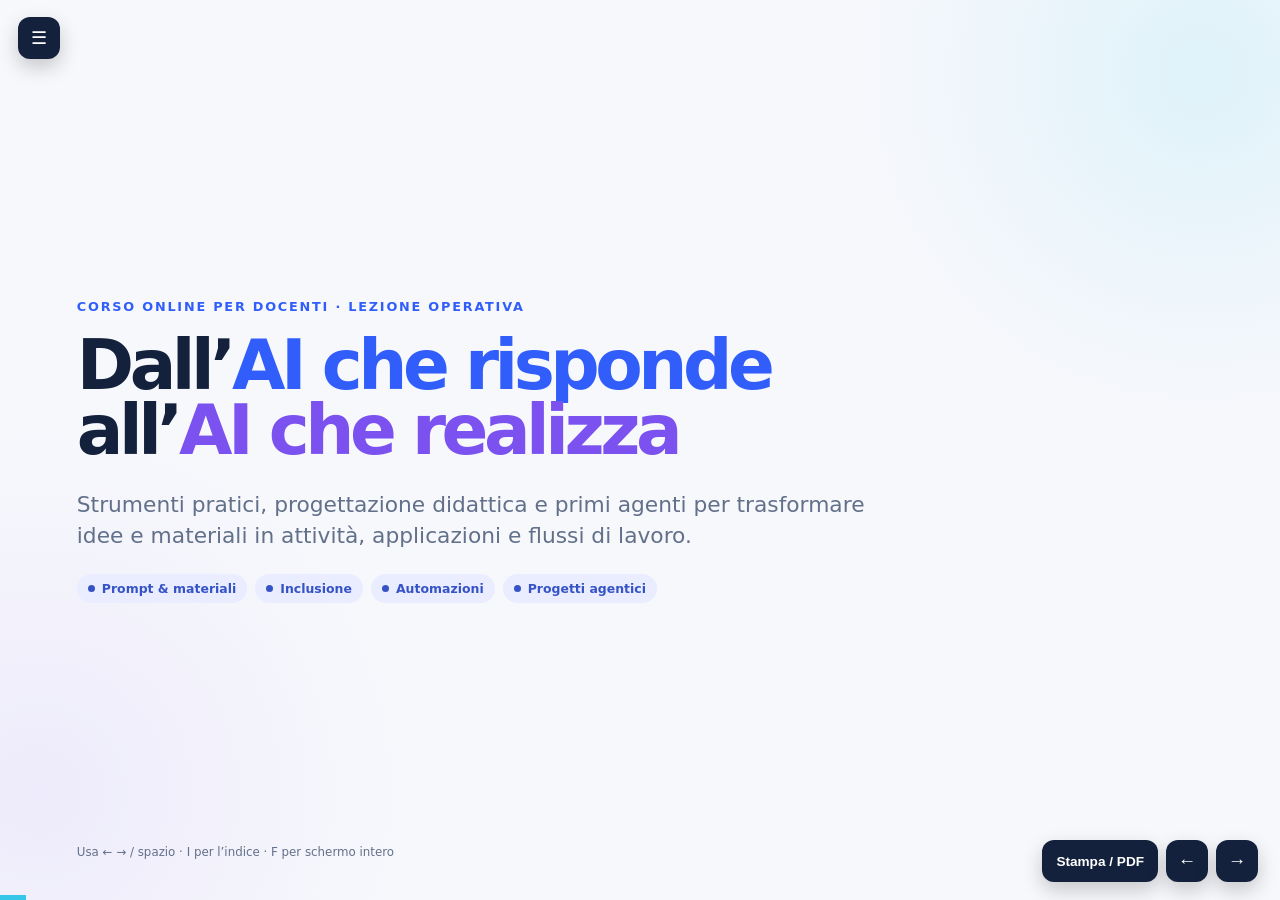
<file: lezione-ai-pratica-docenti.html>
<!doctype html>
<html lang="it">
<head>
<meta charset="utf-8">
<meta name="viewport" content="width=device-width,initial-scale=1">
<title>AI pratica per docenti — dalla chat agli agenti</title>
<style>
  :root{--ink:#14213d;--muted:#62708a;--paper:#f7f8fc;--white:#fff;--blue:#315efb;--cyan:#36c6e8;--violet:#7b52ef;--yellow:#ffd166;--green:#3ccf91;--coral:#ff7464;--line:#dfe4ef;--shadow:0 18px 50px #1b2a5518}
  *{box-sizing:border-box} body{margin:0;background:#101a32;color:var(--ink);font-family:Inter,ui-sans-serif,system-ui,-apple-system,BlinkMacSystemFont,"Segoe UI",sans-serif;overflow:hidden}
  .deck{height:100vh;width:100vw}.slide{display:none;min-height:100%;padding:clamp(32px,6vw,96px);position:relative;background:var(--paper);overflow:auto}.slide.active{display:flex;flex-direction:column;justify-content:center}.slide:before{content:"";position:absolute;inset:0;background:radial-gradient(circle at 94% 8%,#36c6e820,transparent 24%),radial-gradient(circle at 3% 88%,#7b52ef14,transparent 25%);pointer-events:none}.slide>*{position:relative}
  .kicker{font-size:clamp(.68rem,1vw,.86rem);font-weight:800;text-transform:uppercase;letter-spacing:.14em;color:var(--blue);margin:0 0 16px}.title{font-size:clamp(2.4rem,5.4vw,5.8rem);letter-spacing:-.065em;line-height:.94;margin:0;max-width:1050px}.subtitle{font-size:clamp(1.05rem,1.7vw,1.45rem);line-height:1.45;color:var(--muted);max-width:820px;margin:26px 0 0}.accent{color:var(--blue)}.violet{color:var(--violet)}.coral{color:var(--coral)}
  h2{font-size:clamp(2rem,4vw,4.3rem);line-height:1;letter-spacing:-.055em;margin:0 0 26px;max-width:1100px}h3{font-size:clamp(1.1rem,1.5vw,1.45rem);margin:0 0 10px;letter-spacing:-.025em}p{line-height:1.5;margin:0 0 12px}.lead{font-size:clamp(1.08rem,1.7vw,1.48rem);color:var(--muted);max-width:950px}.tiny{font-size:.82rem;color:var(--muted)}
  .tag{display:inline-flex;align-items:center;gap:7px;border-radius:99px;padding:7px 11px;background:#e9edff;color:#3553c7;font-size:.78rem;font-weight:750}.tag:before{content:"";width:7px;height:7px;border-radius:50%;background:currentColor}.tags{display:flex;gap:8px;flex-wrap:wrap;margin-top:22px}.grid{display:grid;gap:16px;margin-top:30px}.g2{grid-template-columns:repeat(2,minmax(0,1fr))}.g3{grid-template-columns:repeat(3,minmax(0,1fr))}.g4{grid-template-columns:repeat(4,minmax(0,1fr))}.card{background:var(--white);border:1px solid var(--line);border-radius:20px;padding:clamp(16px,2vw,26px);box-shadow:0 8px 22px #1b2a5508}.card p{color:var(--muted)}.card strong{color:var(--ink)}.number{font-size:2.2rem;font-weight:850;color:var(--blue);letter-spacing:-.08em;margin-bottom:10px}.icon{font-size:1.65rem;margin-bottom:13px;display:block}.highlight{background:linear-gradient(135deg,#e6ebff,#effcff);border-color:#cbd6ff}.warm{background:#fff8e9;border-color:#ffe5a6}.dark{background:var(--ink);color:#fff}.dark p,.dark .tiny{color:#c8d1e7}.dark .number{color:var(--cyan)}
  .agenda{counter-reset:agenda}.agenda div{counter-increment:agenda;border-top:1px solid var(--line);padding:15px 0;display:flex;align-items:center;gap:18px;font-weight:700;font-size:clamp(1rem,1.5vw,1.35rem)}.agenda div:before{content:"0" counter(agenda);font-size:.78rem;letter-spacing:.1em;color:var(--blue);font-weight:850}
  .tool{min-height:175px}.tool .icon{font-size:2rem}.tool .use{font-size:.82rem;color:var(--blue);font-weight:750;margin-top:14px}.tool h3{margin-bottom:7px}.matrix{width:100%;border-collapse:separate;border-spacing:0;margin-top:25px;background:#fff;border:1px solid var(--line);border-radius:18px;overflow:hidden;font-size:clamp(.78rem,1.1vw,1rem)}.matrix th,.matrix td{text-align:left;padding:13px;border-bottom:1px solid var(--line)}.matrix th{background:#edf1ff;color:#30468e;font-size:.75rem;text-transform:uppercase;letter-spacing:.08em}.matrix tr:last-child td{border-bottom:0}.yes{color:#199d68;font-weight:800}.maybe{color:#d99200;font-weight:800}
  .prompt{margin-top:22px;background:#14213d;color:#eaf0ff;padding:20px 24px;border-radius:16px;font:clamp(.84rem,1.15vw,1.04rem)/1.55 ui-monospace,SFMono-Regular,Menlo,monospace;max-width:1080px;border-left:5px solid var(--cyan);white-space:pre-wrap}.prompt b{color:var(--yellow)}
  .flow{display:flex;align-items:stretch;gap:10px;margin-top:30px}.node{flex:1;background:#fff;border:1px solid var(--line);border-radius:18px;padding:18px;min-height:110px;display:flex;flex-direction:column;justify-content:center}.node b{font-size:.95rem}.node span{font-size:.82rem;color:var(--muted);margin-top:5px}.arrow{align-self:center;color:var(--blue);font-size:1.7rem;font-weight:800}.node.blue{background:#edf1ff;border-color:#c5d0ff}.node.green{background:#e9fcf4;border-color:#bdebd8}.node.violet{background:#f1edff;border-color:#d9ccff}
  .steps{display:grid;grid-template-columns:repeat(4,1fr);gap:0;margin-top:28px}.step{padding:18px 18px 18px 0;border-top:4px solid var(--blue)}.step:not(:first-child){padding-left:18px}.step .num{font-size:.75rem;font-weight:800;color:var(--blue);letter-spacing:.1em}.step h3{margin-top:10px}.step p{color:var(--muted);font-size:.94rem}.code{font:clamp(.76rem,1.05vw,.94rem)/1.55 ui-monospace,SFMono-Regular,Menlo,monospace;white-space:pre-wrap;background:#101a32;color:#e3ecff;border-radius:16px;padding:20px 24px;margin-top:23px;max-width:1050px;box-shadow:var(--shadow)}.code .c{color:#7d91b8}.code .s{color:#a7e7be}.code .k{color:#aab9ff}
  .checklist{list-style:none;margin:20px 0 0;padding:0;display:grid;gap:11px}.checklist li{padding-left:30px;position:relative;color:var(--muted)}.checklist li:before{content:"✓";position:absolute;left:0;color:var(--green);font-weight:900}.questions{display:grid;gap:14px;margin-top:25px}.question{border-left:4px solid var(--violet);padding:13px 18px;background:#fff;border-radius:0 12px 12px 0;font-size:clamp(1rem,1.45vw,1.28rem);font-weight:650}.quote{font-size:clamp(1.5rem,3vw,3.2rem);line-height:1.1;letter-spacing:-.04em;max-width:1050px;font-weight:750}.quote:before{content:"“";color:var(--cyan)}.quote:after{content:"”";color:var(--cyan)}
  .slide-no{position:absolute;right:clamp(22px,3vw,48px);top:25px;font-size:.76rem;color:var(--muted);font-weight:700}.footer{position:absolute;left:clamp(32px,6vw,96px);bottom:26px;color:var(--muted);font-size:.74rem}.controls{position:fixed;bottom:18px;right:22px;z-index:8;display:flex;gap:8px}.controls button,.menu-toggle{border:0;background:#14213d;color:white;border-radius:12px;min-width:42px;height:42px;font-size:1.15rem;cursor:pointer;box-shadow:0 8px 20px #0003}.controls button:hover,.menu-toggle:hover{background:var(--blue)}.menu-toggle{position:fixed;top:17px;left:18px;z-index:11}.menu{position:fixed;z-index:10;left:16px;top:68px;width:min(360px,calc(100vw - 32px));max-height:calc(100vh - 100px);overflow:auto;background:#fff;border:1px solid var(--line);border-radius:16px;padding:10px;box-shadow:var(--shadow);transform:translateX(-120%);transition:transform .2s}.menu.open{transform:translateX(0)}.menu button{display:block;border:0;background:transparent;border-radius:9px;width:100%;padding:10px 12px;text-align:left;color:var(--ink);cursor:pointer;font-size:.88rem}.menu button:hover,.menu button.active{background:#edf1ff;color:var(--blue);font-weight:700}.progress{position:fixed;left:0;bottom:0;height:5px;background:var(--cyan);z-index:12;width:0;transition:width .25s}.hint{position:absolute;right:clamp(24px,4vw,64px);bottom:24px;color:var(--muted);font-size:.74rem}
  .kit-note{margin:13px 0 0;padding:10px 14px;background:#edf1ff;border-left:4px solid var(--blue);border-radius:0 10px 10px 0;color:#314a84;font-size:clamp(.8rem,1.1vw,1rem);line-height:1.45}.kit-note strong{color:var(--ink)}
  @media(max-width:720px){.slide{padding:76px 25px 70px}.g2,.g3,.g4{grid-template-columns:1fr}.flow{flex-direction:column}.arrow{transform:rotate(90deg)}.steps{grid-template-columns:1fr 1fr;gap:14px}.step,.step:not(:first-child){padding:14px;border:1px solid var(--line);border-top:4px solid var(--blue);border-radius:10px}.matrix{font-size:.72rem}.matrix th,.matrix td{padding:8px}.hint{display:none}}
  .controls #print{padding:0 14px;font-size:.85rem;font-weight:700}.controls button:focus-visible{outline:3px solid var(--blue);outline-offset:4px}
  @media print{@page{size:A4 landscape;margin:12mm}body{overflow:visible;background:white;font-size:13px}.deck{height:auto;width:auto}.slide{display:flex!important;flex-direction:column;justify-content:center;min-height:0;padding:20px 24px;background:white;overflow:visible;break-after:page;page-break-after:always;break-inside:avoid}.slide:last-child{break-after:auto;page-break-after:auto}.slide:before{display:none}.title{font-size:48px}h2{font-size:32px;margin-bottom:20px}h3{font-size:18px}.subtitle,.lead{font-size:17px}.kicker{font-size:11px}.grid{margin-top:20px;gap:12px}.card{padding:16px;box-shadow:none}.prompt,.code{font-size:11px;padding:14px 18px;margin-top:16px;box-shadow:none}.matrix{font-size:11px}.matrix th,.matrix td{padding:8px}.quote{font-size:27px}.footer,.slide-no{position:static;font-size:10px}.footer{margin-top:24px}.slide-no{align-self:flex-end;margin-bottom:12px}.controls,.menu-toggle,.menu,.progress,.hint{display:none!important}*{print-color-adjust:exact;-webkit-print-color-adjust:exact}}
</style>
</head>
<body>
<button class="menu-toggle" aria-label="Apri indice" title="Indice (I)">☰</button><nav class="menu" id="menu" aria-label="Indice"></nav><div class="progress" id="progress"></div>
<main class="deck" id="deck">
  <section class="slide active" data-title="Benvenuto">
    <p class="kicker">Corso online per docenti · lezione operativa</p><h1 class="title">Dall’<span class="accent">AI che risponde</span><br>all’<span class="violet">AI che realizza</span></h1>
    <p class="subtitle">Strumenti pratici, progettazione didattica e primi agenti per trasformare idee e materiali in attività, applicazioni e flussi di lavoro.</p>
    <div class="tags"><span class="tag">Prompt &amp; materiali</span><span class="tag">Inclusione</span><span class="tag">Automazioni</span><span class="tag">Progetti agentici</span></div><p class="footer">Usa ← → / spazio · I per l’indice · F per schermo intero</p>
  </section>
  <section class="slide" data-title="Obiettivi e percorso"><span class="slide-no"></span><p class="kicker">La bussola della lezione</p><h2>Non un catalogo di app:<br><span class="accent">un modo di progettare</span></h2><div class="grid g2"><div class="agenda"><div>Riprendiamo gli strumenti già esplorati</div><div>Aggiungiamo strumenti con un ruolo didattico preciso</div><div>Comprendiamo cosa cambia con l’AI agentica</div><div>Progettiamo un primo flusso: <em>Doc2Forms</em></div></div><div class="card highlight"><span class="icon">🎯</span><h3>Al termine</h3><p>Ogni docente porta via una micro-attività pronta, un prompt migliorabile e una mappa per iniziare un progetto reale senza dover programmare da solo.</p><ul class="checklist"><li>scegliere lo strumento per lo scopo</li><li>valutare output e fonti</li><li>passare dal prototipo all’automazione</li></ul></div></div></section>
  <section class="slide" data-title="Materiali per le attività"><span class="slide-no"></span><p class="kicker">Prima del laboratorio</p><h2>Quale file uso per <span class="accent">quale attività</span>?</h2><p class="lead">Scarica il <a href="./kit-input-agenti-ai.zip" download>kit completo di materiali</a>. Tutti i dati sono fittizi e pronti per le prove.</p><table class="matrix"><thead><tr><th>Attività / progetto</th><th>Materiale da caricare</th><th>Output atteso</th></tr></thead><tbody><tr><td><strong>Doc2Forms · quiz</strong></td><td><code>01_materiale_storia.docx</code> oppure <code>03_materiale_storia.pdf</code></td><td>Bozza JSON → Google Modulo dopo revisione</td></tr><tr><td><strong>Flashcard · timeline</strong></td><td><code>05_materiale_storia_timeline.txt</code></td><td>Mazzo di flashcard o sequenza cronologica</td></tr><tr><td><strong>Rubrica e feedback</strong></td><td><code>02_consegna_podcast_rubrica.docx</code></td><td>Rubrica a quattro livelli, modificabile</td></tr><tr><td><strong>Immagine → Excel</strong></td><td><code>06_rilevazioni_meteo_immagine.png</code></td><td>Tabella controllata in CSV/XLSX</td></tr><tr><td><strong>Excel → visual</strong></td><td><code>07_dati_meteo.xlsx</code></td><td>Grafico, sintesi e infografica</td></tr><tr><td><strong>Sito di unità didattica</strong></td><td><code>08_brief_sito_unita_didattica.md</code> + materiale storico</td><td>Sito responsive con percorso e verifica</td></tr><tr><td><strong>Wiki delle lezioni</strong></td><td><code>09_lezione_storia.md</code> fino a <code>11_lezione_italiano.md</code></td><td>Archivio con ricerca, filtri e schede modificabili</td></tr></tbody></table><p class="tiny" style="margin-top:17px">Per l’elenco completo e i prompt di avvio, apri <a href="./kit-input-agenti-ai/00_leggi_prima.md">00_leggi_prima.md</a>.</p></section>
  <section class="slide" data-title="Da dove partiamo"><span class="slide-no"></span><p class="kicker">Strumenti già visti</p><h2>Avete già una cassetta degli attrezzi <span class="accent">molto ricca</span></h2><div class="grid g4"><div class="card tool"><span class="icon">💬</span><h3>ChatGPT · Claude · Gemini</h3><p>Idee, testi, analisi, dialogo, codice.</p><p class="use">→ assistente di pensiero</p></div><div class="card tool"><span class="icon">📚</span><h3>NotebookLM</h3><p>Domande e sintesi ancorate alle fonti caricate.</p><p class="use">→ studio da fonti</p></div><div class="card tool"><span class="icon">🎨</span><h3>Canva · Suno</h3><p>Visual, presentazioni, audio e creatività.</p><p class="use">→ produzione espressiva</p></div><div class="card tool"><span class="icon">🧑‍🏫</span><h3>MagicSchool · Brisk</h3><p>Materiali, feedback e attività per la classe.</p><p class="use">→ routine didattiche</p></div></div><p class="lead" style="margin-top:26px">La domanda utile ora non è “quale AI è migliore?”, ma: <strong>quale risultato mi serve, con quale controllo umano?</strong></p></section>
  <section class="slide" data-title="Gamma"><span class="slide-no"></span><p class="kicker">1 · Documento → presentazione</p><h2><span class="accent">Gamma</span>: dalla bozza alla narrazione visiva</h2><div class="grid g2"><div><p class="lead">Usalo quando hai già un testo, una scaletta o una lezione e vuoi trasformarli velocemente in una prima versione presentabile.</p><div class="prompt"><b>MATERIALE DA USARE</b>
Apri <code>01_materiale_storia.docx</code>: “La rivoluzione industriale e i cambiamenti sociali”. Copia il testo di studio in Gamma.

<b>PROMPT</b>
Trasforma l’unità “La rivoluzione industriale e i cambiamenti sociali” in 8 slide per una classe terza della scuola secondaria di secondo grado.
Per ogni slide: un titolo breve, una domanda-guida, massimo 35 parole,
un suggerimento visuale e una micro-attività di 2 minuti.
Mantieni un tono curioso, non semplificare i concetti chiave.</div></div><div class="card warm"><span class="icon">💡</span><h3>Demo dal vivo</h3><ol><li>Incolla una breve dispensa.</li><li>Genera la struttura.</li><li>Elimina due slide superflue.</li><li>Riscrivi una slide con una domanda autentica.</li></ol><p><strong>Messaggio:</strong> il valore docente è nella scelta, non nel primo output.</p></div></div></section>
  <section class="slide" data-title="Napkin AI"><span class="slide-no"></span><p class="kicker">2 · Testo → relazioni</p><h2><span class="violet">Napkin AI</span>: far vedere ciò che il testo nasconde</h2><div class="grid g3"><div class="card"><span class="icon">🕸️</span><h3>Mappe e concetti</h3><p>Relazioni causa-effetto, gerarchie, processi e confronti.</p></div><div class="card"><span class="icon">↔️</span><h3>Trasversale</h3><p>Dalla fotosintesi a un sistema economico, dal periodo storico a un algoritmo.</p></div><div class="card highlight"><span class="icon">🧠</span><h3>Attività</h3><p>Gli studenti criticano il diagramma: cosa manca? cosa è collegato male? quale parola va chiarita?</p></div></div><div class="flow"><div class="node blue"><b>Paragrafo complesso</b><span>fornito dal docente</span></div><div class="arrow">→</div><div class="node violet"><b>Diagramma AI</b><span>prima ipotesi visiva</span></div><div class="arrow">→</div><div class="node green"><b>Revisione di classe</b><span>apprendimento attivo</span></div></div></section>
  <section class="slide" data-title="Diffit"><span class="slide-no"></span><p class="kicker">3 · Un contenuto, più accessi</p><h2><span class="coral">Diffit</span>: differenziare senza abbassare l’asticella</h2><div class="grid g2"><div class="card"><h3>Una stessa fonte</h3><p>Un articolo, un video o un PDF può diventare un testo a diversa leggibilità, con glossario, domande e attività.</p><ul class="checklist"><li>adattamento linguistico</li><li>lessico esplicito</li><li>domande graduate</li></ul></div><div class="card dark"><h3>Domanda da porre al gruppo</h3><p class="quote">Che cosa deve restare identico perché l’adattamento sia equo?</p><p class="tiny" style="margin-top:18px">Possibile risposta: il concetto disciplinare, non necessariamente la lunghezza del testo o la modalità di accesso.</p></div></div><div class="prompt"><b>CONSEGNA DI QUALITÀ</b>
Adatta questo testo per studenti con livello B1. Conserva i concetti di [X, Y, Z].
Segnala in una tabella cosa hai semplificato e cosa hai lasciato invariato.</div></section>
  <section class="slide" data-title="Curipod"><span class="slide-no"></span><p class="kicker">4 · AI durante la lezione</p><h2><span class="accent">Curipod</span>: dall’esposizione alla partecipazione</h2><div class="grid g3"><div class="card"><span class="number">01</span><h3>Innesco</h3><p>Una domanda aperta per raccogliere preconoscenze e idee.</p></div><div class="card"><span class="number">02</span><h3>Interazione</h3><p>Risposte degli studenti, sondaggi, nuvole di parole, confronto.</p></div><div class="card"><span class="number">03</span><h3>Feedback</h3><p>L’AI aiuta a rilevare pattern; il docente restituisce senso e correzioni.</p></div></div><p class="lead" style="margin-top:28px">Non chiedere all’AI di “fare la lezione”: usala per <strong>rendere visibile il pensiero degli studenti</strong>.</p></section>
  <section class="slide" data-title="ElevenLabs"><span class="slide-no"></span><p class="kicker">5 · Testo → voce</p><h2><span class="violet">ElevenLabs</span>: una voce in più per accessibilità e lingue</h2><div class="grid g2"><div class="card highlight"><span class="icon">🎙️</span><h3>Demo possibile</h3><p>Una pagina di dispensa diventa un audio di 90 secondi: introduzione per flipped classroom, recap, guida allo studio o podcast in lingua.</p></div><div class="card"><h3>Buona pratica</h3><p>Testo breve, tono dichiarato, controllo della pronuncia dei nomi propri. Per le voci reali: consenso esplicito e niente clonazioni “per gioco”.</p><div class="tags"><span class="tag">accessibilità</span><span class="tag">lingue</span><span class="tag">ripasso</span></div></div></div><div class="prompt"><b>PROMPT DI SCRITTURA</b>
Riscrivi questa spiegazione come copione audio di 75 secondi.
Usa frasi brevi, segnala le pause con [pausa], chiudi con una domanda di ripasso.</div></section>
  <section class="slide" data-title="Google AI Studio"><span class="slide-no"></span><p class="kicker">6 · Il ponte</p><h2><span class="accent">Google AI Studio</span>: quando l’output diventa dato</h2><div class="grid g2"><div><p class="lead">La chat restituisce testo. Un’app ha bisogno di campi prevedibili: titolo, domande, opzioni, risposta corretta. Qui entra in gioco l’<strong>output strutturato</strong>.</p><div class="flow"><div class="node"><b>Materiale</b><span>testo o file</span></div><div class="arrow">→</div><div class="node blue"><b>Prompt</b><span>con vincoli</span></div><div class="arrow">→</div><div class="node green"><b>JSON</b><span>dati leggibili dall’app</span></div></div></div><div class="card dark"><h3>Un esempio, non magia</h3><p>“Restituisci <em>solo</em> un oggetto JSON con una lista di domande.”</p><p>Questa piccola richiesta è il passaggio che permette a uno script o a un’app di lavorare in modo ripetibile.</p></div></div></section>
  <section class="slide" data-title="Mappa di scelta"><span class="slide-no"></span><p class="kicker">Scegliere con intenzione</p><h2>Strumento, risultato, controllo docente</h2><table class="matrix"><thead><tr><th>Se ti serve…</th><th>Primo strumento</th><th>Output da controllare</th><th>Ruolo del docente</th></tr></thead><tbody><tr><td>Capire fonti date</td><td>NotebookLM</td><td>citazioni e omissioni</td><td>verifica le fonti</td></tr><tr><td>Presentare una bozza</td><td>Gamma / Canva</td><td>struttura e immagini</td><td>riduce e narra</td></tr><tr><td>Differenziare</td><td>Diffit</td><td>concetti preservati</td><td>garantisce equità</td></tr><tr><td>Coinvolgere la classe</td><td>Curipod</td><td>risposte e dinamiche</td><td>facilita il confronto</td></tr><tr><td>Costruire un flusso</td><td>AI Studio / agente</td><td>dati e azioni</td><td>definisce regole</td></tr></tbody></table></section>
  <section class="slide" data-title="Dal tool all’agente"><span class="slide-no"></span><p class="kicker">Il cambio di prospettiva</p><h2>Che cosa intendiamo per <span class="violet">AI agentica</span>?</h2><div class="grid g3"><div class="card"><span class="number">1</span><h3>Riceve un obiettivo</h3><p>Non solo una domanda: “prepara un quiz dal capitolo allegato”.</p></div><div class="card"><span class="number">2</span><h3>Usa strumenti</h3><p>Legge file, trasforma dati, chiama servizi, crea un documento o un modulo.</p></div><div class="card highlight"><span class="number">3</span><h3>Chiede conferma</h3><p>Prima delle azioni importanti mostra un’anteprima e lascia decidere all’umano.</p></div></div><p class="lead" style="margin-top:28px">Un agente utile non è autonomo “a tutti i costi”: è un <strong>flusso con passaggi, limiti e supervisione</strong>.</p></section>
  <section class="slide" data-title="Progetti a portata di docente"><span class="slide-no"></span><p class="kicker">Piccoli progetti, impatto reale</p><h2>Idee da far costruire con Codex, Claude Code o OpenCode</h2><div class="grid g3"><div class="card"><span class="icon">🧪</span><h3>Generatore di verifiche</h3><p>Argomento + livello + obiettivi → domande, soluzione, versione facilitata.</p></div><div class="card"><span class="icon">📏</span><h3>Rubriche e feedback</h3><p>Consegna + criteri → rubriche modificabili, commenti e autovalutazione.</p></div><div class="card"><span class="icon">🗂️</span><h3>Quiz · flashcard · timeline</h3><p>Da un testo a formati diversi per studio, ripasso e verifica.</p></div><div class="card"><span class="icon">🌐</span><h3>Sito di unità didattica</h3><p>Una pagina con percorso, risorse, consegne, accessibilità e fonti.</p></div><div class="card"><span class="icon">🔢</span><h3>Immagine ↔ Excel</h3><p>Foto di una tabella → dati modificabili; dati → visual chiaro da condividere.</p></div><div class="card highlight"><span class="icon">🧩</span><h3>Doc2Forms</h3><p>Da un file di materiali a un Google Modulo controllato dal docente.</p></div></div><p class="kit-note"><a href="https://profpako.github.io/corsi-ai-dispense/#app-didattiche" target="_blank" rel="noopener noreferrer">Apri il catalogo delle app didattiche</a> per provare esempi già pronti.</p></section>
  <section class="slide" data-title="Nuovi progetti: come usarli"><span class="slide-no"></span><p class="kicker">Progetti agentici per preparare lezioni</p><h2>Sei progetti, una <span class="accent">demo approfondita</span></h2><p class="lead">Il wiki e Doc2Forms sono i due casi da discutere insieme. Gli altri prompt sono pronti per un laboratorio a scelta o per il lavoro dopo il corso.</p><table class="matrix"><thead><tr><th>Progetto</th><th>Input</th><th>Cosa fa risparmiare</th></tr></thead><tbody><tr><td>Wiki personale delle lezioni</td><td>Lezioni già scritte</td><td>Ricerca e riuso</td></tr><tr><td>Progettazione di un’unità</td><td>Testo e obiettivi</td><td>Scaletta e materiali</td></tr><tr><td>Adattamento dei materiali</td><td>Una dispensa</td><td>Versioni per livelli diversi</td></tr><tr><td>Laboratorio sui dati</td><td>Un foglio Excel</td><td>Domande e grafici</td></tr><tr><td>Controllo di coerenza</td><td>Lezione e consegna</td><td>Revisione degli obiettivi</td></tr><tr><td>Archivio di attività</td><td>Fonti disciplinari</td><td>Quiz e ripassi riusabili</td></tr></tbody></table><p class="tiny" style="margin-top:16px">Regia: 8 minuti per il wiki, poi scegli un progetto da approfondire. Le slide restanti funzionano come schede operative.</p></section>
  <section class="slide" data-title="Wiki delle lezioni: idea"><span class="slide-no"></span><p class="kicker">Progetto agentico · archivio personale</p><h2>Un wiki per ritrovare <span class="violet">tutte le lezioni</span></h2><p class="lead">Ogni lezione diventa una scheda con disciplina, classe, durata, obiettivi, materiali, attività e verifica. La ricerca trova anche parole nel testo, non soltanto nei titoli.</p><div class="flow"><div class="node blue"><b>File esistenti</b><span>MD · DOCX · PDF</span></div><div class="arrow">→</div><div class="node violet"><b>Anteprima</b><span>campi da correggere</span></div><div class="arrow">→</div><div class="node green"><b>Wiki locale</b><span>ricerca · filtri · schede</span></div></div><p class="kit-note"><strong>Materiale del kit:</strong> <code>09_lezione_storia.md</code>, <code>10_lezione_scienze.md</code> e <code>11_lezione_italiano.md</code>. Prova poi a importare <code>01_materiale_storia.docx</code>.</p></section>
  <section class="slide" data-title="Wiki delle lezioni: prompt"><span class="slide-no"></span><p class="kicker">Prompt pronto per Codex · Claude Code · OpenCode</p><h2>Costruire il wiki</h2><div class="prompt"><b>COPIA QUESTO PROMPT</b>
Realizza una piccola app web locale per archiviare le mie lezioni.
Importa in blocco i tre file 09–11 del kit e permetti altri import multipli
di MD, DOCX e PDF.
Per ogni scheda mostra titolo, disciplina, classe, durata, obiettivi, materiali,
svolgimento, verifica e nome del file di origine. Lascia vuoti i campi assenti.
Aggiungi ricerca nel testo, filtri per disciplina e classe, modifica manuale,
salvataggio locale ed esportazione di un backup JSON. Prima di salvare un’importazione
mostra l’anteprima; se reimporto lo stesso nome file, aggiorna la scheda esistente.
Includi istruzioni di avvio e una prova: cercando “temperatura” trovo Scienze,
e importando due volte 09_lezione_storia.md ottengo una sola scheda.</div><p class="tiny">Per la demo importa prima i tre file Markdown. L’importazione DOCX/PDF è il test successivo, perché la struttura può variare.</p></section>
  <section class="slide" data-title="Wiki delle lezioni: demo"><span class="slide-no"></span><p class="kicker">Demo guidata · 8 minuti</p><h2>Tre prove che rendono utile il wiki</h2><div class="grid g3"><div class="card"><span class="number">01</span><h3>Ritrovare</h3><p>Cerca “temperatura”: compare la lezione di Scienze, anche se la parola non è nel titolo?</p></div><div class="card"><span class="number">02</span><h3>Filtrare</h3><p>Seleziona terza superiore: compaiono Storia e Italiano, non Scienze?</p></div><div class="card highlight"><span class="number">03</span><h3>Aggiornare</h3><p>Reimporta Storia: la scheda viene aggiornata senza creare una copia?</p></div></div><p class="kit-note"><strong>Materiale del kit:</strong> i tre file <code>09_lezione_storia.md</code>, <code>10_lezione_scienze.md</code>, <code>11_lezione_italiano.md</code>.</p></section>
  <section class="slide" data-title="Wiki: riusare una lezione"><span class="slide-no"></span><p class="kicker">Dal wiki a una nuova preparazione</p><h2>Una lezione archiviata può diventare una <span class="accent">bozza nuova</span></h2><div class="prompt"><b>PROMPT DA DARE ALL’AGENTE CON IL WIKI APERTO</b>
Trova nel wiki la lezione sulla rivoluzione industriale e usala come punto di partenza
per una lezione di 50 minuti sulla vita quotidiana nelle città industriali.
Riusa solo obiettivi e materiali effettivamente presenti nella scheda.
Proponi tempi, un’attività iniziale, una prova formativa e una variante per chi
ha bisogno di un testo più leggibile. Mostra cosa hai riusato e cosa hai creato.
Salva la nuova lezione nel wiki solo dopo che l’ho revisionata.</div><p class="kit-note"><strong>Materiale del kit:</strong> scheda importata da <code>09_lezione_storia.md</code> e fonte <code>01_materiale_storia.docx</code>.</p></section>
  <section class="slide" data-title="Agente: unità didattica"><span class="slide-no"></span><p class="kicker">Progetto 2 · pianificazione</p><h2>Da una fonte a una <span class="violet">sequenza di lezioni</span></h2><div class="prompt"><b>PROMPT DA COPIARE</b>
Crea un’app locale che legge 01_materiale_storia.docx e 09_lezione_storia.md.
Proponi due lezioni da 60 minuti per una terza superiore: obiettivi, fasi con
minuti, domande iniziali, materiali e verifica formativa. Mantieni separati
i fatti presenti nei file dalle attività che proponi tu. Rendi la bozza
modificabile ed esportala in Markdown. Controlla che ogni lezione duri 60 minuti
e che ogni obiettivo abbia almeno un’attività e una prova di apprendimento.</div><p class="kit-note"><strong>Materiale del kit:</strong> <code>01_materiale_storia.docx</code> + <code>09_lezione_storia.md</code>.</p></section>
  <section class="slide" data-title="Agente: materiali per livelli"><span class="slide-no"></span><p class="kicker">Progetto 3 · accesso ai contenuti</p><h2>Una dispensa, <span class="accent">due percorsi di lettura</span></h2><div class="prompt"><b>PROMPT DA COPIARE</b>
Costruisci un’app locale che importa 01_materiale_storia.docx e produce due
versioni modificabili del testo: originale riorganizzato e adattamento B1.
Conserva in entrambe i concetti di fabbrica, urbanizzazione, classi sociali
e condizioni di lavoro. Aggiungi un glossario di 8 termini e tre domande
graduate. Mostra affiancate le frasi cambiate e segnala le idee che la versione
B1 non riesce a esprimere con precisione. Esporta i risultati in DOCX o Markdown.
Prova: i quattro concetti devono comparire in entrambe le versioni.</div><p class="kit-note"><strong>Materiale del kit:</strong> <code>01_materiale_storia.docx</code>. Confronta il risultato con la prova fatta in Diffit.</p></section>
  <section class="slide" data-title="Agente: laboratorio sui dati"><span class="slide-no"></span><p class="kicker">Progetto 4 · scienze</p><h2>Il foglio dati diventa un <span class="violet">laboratorio guidato</span></h2><div class="prompt"><b>PROMPT DA COPIARE</b>
Costruisci un’app locale che importa 07_dati_meteo.xlsx e prepara una lezione
di Scienze di 50 minuti. Leggi orari, temperatura e umidità; genera un grafico
modificabile, cinque domande di lettura dei dati e una scheda per la classe.
Per ogni conclusione numerica indica le celle da cui deriva. Distingui ciò
che i dati mostrano da possibili spiegazioni. Permetti al docente di correggere
testi e grafico prima dell’esportazione in HTML o PDF.
Prova: la temperatura massima è 24,1 °C alle 14:00.</div><p class="kit-note"><strong>Materiale del kit:</strong> <code>07_dati_meteo.xlsx</code>; usa <code>10_lezione_scienze.md</code> come riferimento didattico.</p></section>
  <section class="slide" data-title="Agente: coerenza didattica"><span class="slide-no"></span><p class="kicker">Progetto 5 · revisione</p><h2>Obiettivi, attività e verifica <span class="accent">si parlano?</span></h2><div class="prompt"><b>PROMPT DA COPIARE</b>
Realizza un controllore locale che confronta 09_lezione_storia.md con
02_consegna_podcast_rubrica.docx. Mostra una tabella con ogni obiettivo,
l’attività che lo esercita e la prova che permette di osservarlo.
Se manca un collegamento, scrivi “da rivedere” e cita il punto dei file
che hai usato. Proponi al massimo una modifica per ogni lacuna; non applicarla
finché il docente non la approva. Esporta la tabella in Markdown.
Prova: nessun obiettivo deve risultare “coperto” senza una prova visibile.</div><p class="kit-note"><strong>Materiale del kit:</strong> <code>09_lezione_storia.md</code> + <code>02_consegna_podcast_rubrica.docx</code>.</p></section>
  <section class="slide" data-title="Agente: archivio attività"><span class="slide-no"></span><p class="kicker">Progetto 6 · riuso</p><h2>Quiz, flashcard e timeline in un <span class="violet">archivio ricercabile</span></h2><div class="prompt"><b>PROMPT DA COPIARE</b>
Crea un’app locale che legge 01_materiale_storia.docx e
05_materiale_storia_timeline.txt. Genera una bozza con 6 flashcard,
4 domande a scelta multipla e una timeline di 5 passaggi. Per ogni elemento
mostra il concetto verificato e la frase fonte. Permetti modifica, eliminazione,
ricerca per concetto ed esportazione CSV o JSON. Evita date precise che i file
non contengono; usa un periodo quando è l’unica informazione disponibile.
Prova: eliminare una flashcard non modifica le altre attività.</div><p class="kit-note"><strong>Materiale del kit:</strong> <code>01_materiale_storia.docx</code> + <code>05_materiale_storia_timeline.txt</code>.</p></section>
  <section class="slide" data-title="Progetto: immagini e tabelle"><span class="slide-no"></span><p class="kicker">Esempio concreto</p><h2>Convertire <span class="accent">immagini ↔ tabelle Excel</span></h2><div class="flow"><div class="node blue"><b>Foto o scansione</b><span>orario, elenco, dati</span></div><div class="arrow">→</div><div class="node violet"><b>OCR + controllo</b><span>estrazione in colonne</span></div><div class="arrow">→</div><div class="node green"><b>CSV / Excel</b><span>modificabile e verificato</span></div></div><div class="grid g2"><div class="card"><h3>Regola d’oro</h3><p>L’AI legge bene, ma non garantisce cifre o celle. L’app deve evidenziare i valori incerti e offrire un’anteprima prima dell’esportazione.</p></div><div class="card warm"><h3>Attività</h3><p>Caricate una tabella semplice fotografata. Fate individuare al gruppo tre errori che un sistema automatico potrebbe commettere e come intercettarli.</p></div></div></section>
  <section class="slide" data-title="Doc2Forms: l’idea"><span class="slide-no"></span><p class="kicker">Progetto guida</p><h2><span class="violet">Doc2Forms</span> — da materiale didattico a Google Modulo</h2><p class="lead">Un docente carica DOCX, PDF, TXT o un’immagine; il sistema estrae il contenuto, propone domande e crea un modulo <strong>solo dopo l’approvazione</strong>.</p><div class="flow"><div class="node"><b>Carica file</b><span>DOCX · PDF · TXT · immagine</span></div><div class="arrow">→</div><div class="node blue"><b>Estrai e analizza</b><span>testo + obiettivi + livello</span></div><div class="arrow">→</div><div class="node violet"><b>Anteprima</b><span>domande editabili</span></div><div class="arrow">→</div><div class="node green"><b>Crea Google Form</b><span>conferma docente</span></div></div></section>
  <section class="slide" data-title="Doc2Forms — fase 1"><span class="slide-no"></span><p class="kicker">Progressione didattica · 1</p><h2>Prima: l’AI genera uno <span class="accent">script Apps Script</span></h2><div class="grid g2"><div><p class="lead">È il modo più semplice per far capire che un’AI può aiutare a creare un’automazione concreta, senza costruire subito un’app completa.</p><div class="prompt"><b>PROMPT A UN’AI</b>
Scrivi uno script Google Apps Script che crea un Google Modulo chiamato
“Ripasso di biologia” con 3 domande a scelta multipla e una domanda aperta.
Usa FormApp. Aggiungi commenti in italiano e una funzione createQuiz().</div></div><div class="card warm"><h3>In laboratorio</h3><ol><li>Apri script.google.com.</li><li>Incolla e leggi lo script.</li><li>Autorizza con consapevolezza.</li><li>Esegui, apri il modulo, modifica una domanda.</li></ol><p><strong>Obiettivo:</strong> capire il ciclo “richiesta → codice → azione → controllo”.</p></div></div></section>
  <section class="slide" data-title="Schema Apps Script"><span class="slide-no"></span><p class="kicker">Fase 1 · una base leggibile</p><h2>Lo script: breve, commentato, verificabile</h2><pre class="code"><span class="k">function</span> createQuiz() {
  <span class="c">// Crea un modulo e conserva il link di modifica nel registro.</span>
  <span class="k">const</span> form = FormApp.create(<span class="s">'Ripasso di biologia'</span>);
  form.setDescription(<span class="s">'Controlla le risposte prima di assegnarlo.'</span>);
  form.addMultipleChoiceItem()
      .setTitle(<span class="s">'Qual è l’unità fondamentale della vita?'</span>)
      .setChoiceValues([<span class="s">'La cellula'</span>, <span class="s">'Il tessuto'</span>, <span class="s">'L’organo'</span>]);
  form.addParagraphTextItem().setTitle(<span class="s">'Spiega la tua scelta.'</span>);
  Logger.log(form.getEditUrl());
}</pre><p class="tiny">Nota: gli elementi esatti e le opzioni quiz possono evolvere. Prima della demo, esegui sempre un test nel tuo account Google.</p></section>
  <section class="slide" data-title="Doc2Forms — fase 2"><span class="slide-no"></span><p class="kicker">Progressione didattica · 2</p><h2>Poi: lo script legge <span class="violet">dati strutturati</span></h2><div class="grid g2"><div class="card"><h3>Invece di domande scritte nel codice</h3><p>Lo script riceve un elenco organizzato. Così le domande possono venire da una chat, da un foglio oppure da una chiamata AI.</p><pre class="code" style="font-size:.78rem;margin-top:15px">{
  "title": "Ripasso di biologia",
  "questions": [
    {"type":"choice", "text":"...",
     "options":["A","B","C"]},
    {"type":"open", "text":"Spiega..."}
  ]
}</pre></div><div class="card highlight"><h3>Il vantaggio del JSON</h3><ul class="checklist"><li>l’app sa dove trovare ogni campo</li><li>l’anteprima è facile da creare</li><li>il docente può cambiare una domanda</li><li>la creazione del Form è ripetibile</li></ul><p><strong>Passaggio chiave:</strong> l’AI non “scrive nel modulo”; produce una proposta di dati.</p></div></div></section>
  <section class="slide" data-title="Prompt per JSON"><span class="slide-no"></span><p class="kicker">Fase 2 · vincoli chiari</p><h2>Un prompt che produce un output <span class="accent">utilizzabile</span></h2><div class="prompt"><b>RUOLO</b>
Sei un progettista di verifiche. Usa esclusivamente le informazioni del testo fornito.

<b>COMPITO</b>
Genera 5 domande per una classe [LIVELLO], allineate a questi obiettivi: [OBIETTIVI].
Due a scelta multipla, due risposta breve, una aperta. Evita informazioni non presenti.

<b>FORMATO OBBLIGATORIO</b>
Restituisci SOLO JSON valido: title, description, questions[]. Ogni domanda ha type,
text, options (solo per choice), correctAnswer (se dichiarabile), rationale.

<b>CONTROLLO</b>
Se il testo non basta, inserisci "needsReview": true e spiega il motivo.</div><div class="grid g2"><div class="card"><h3>Perché funziona?</h3><p>Ruolo, vincoli, formato e gestione dell’incertezza rendono l’output meno ambiguo.</p></div><div class="card warm"><h3>Test in aula</h3><p>Confrontate il risultato dello stesso prompt senza il vincolo “solo JSON”. Quale dei due si lascia trasformare più facilmente in un modulo?</p></div></div></section>
  <section class="slide" data-title="Doc2Forms — fase 3"><span class="slide-no"></span><p class="kicker">Progressione didattica · 3</p><h2>Infine: una piccola <span class="violet">app agentica</span></h2><div class="steps"><div class="step"><div class="num">01 · UPLOAD</div><h3>File</h3><p>Accetta tipi dichiarati e mostra il file caricato.</p></div><div class="step"><div class="num">02 · ESTRAZIONE</div><h3>Testo</h3><p>Legge testo nativo oppure OCR per le immagini.</p></div><div class="step"><div class="num">03 · PROPOSTA</div><h3>JSON</h3><p>L’AI genera una bozza con fonti e incertezze.</p></div><div class="step"><div class="num">04 · AZIONE</div><h3>Google Form</h3><p>Solo dopo revisione ed esplicita conferma.</p></div></div><p class="lead" style="margin-top:27px">Codex, Claude Code o OpenCode possono aiutare a realizzarla, ma il docente decide <strong>cosa deve fare, cosa non deve fare e quando deve fermarsi</strong>.</p></section>
  <section class="slide" data-title="Architettura Doc2Forms"><span class="slide-no"></span><p class="kicker">Una mappa semplice dell’app</p><h2>Ogni pezzo ha una responsabilità chiara</h2><div class="flow"><div class="node"><b>Interfaccia</b><span>upload, livello, obiettivi</span></div><div class="arrow">→</div><div class="node blue"><b>Estrattore</b><span>testo / OCR dal file</span></div><div class="arrow">→</div><div class="node violet"><b>Modello AI</b><span>JSON validato</span></div><div class="arrow">→</div><div class="node"><b>Anteprima</b><span>modifica / elimina</span></div><div class="arrow">→</div><div class="node green"><b>Apps Script</b><span>crea il Form</span></div></div><div class="grid g3"><div class="card"><h3>Protezione dati</h3><p>Non caricare elaborati o dati personali su servizi non autorizzati dall’istituto.</p></div><div class="card"><h3>Trasparenza</h3><p>Dichiara quali dati vengono inviati al modello e conserva solo ciò che serve.</p></div><div class="card"><h3>Supervisione</h3><p>Nessuna pubblicazione automatica; anteprima e conferma sono requisiti, non optional.</p></div></div></section>
  <section class="slide" data-title="Attività pratica 1"><span class="slide-no"></span><p class="kicker">Laboratorio · 20 minuti</p><h2>Progetta il tuo <span class="accent">generatore di attività</span></h2><div class="grid g2"><div class="card highlight"><h3>Consegna</h3><p>Scegli una micro-esigenza ricorrente: quiz, rubrica, flashcard, timeline, tabella da immagine, sito di unità didattica.</p><ol><li>Scrivi in una frase il risultato.</li><li>Elenca input e output.</li><li>Decidi il punto in cui serve il controllo umano.</li><li>Scrivi un primo prompt.</li></ol></div><div class="card"><h3>Canvas minimo</h3><p><strong>Utente:</strong> chi lo usa?</p><p><strong>Input:</strong> che cosa fornisce?</p><p><strong>Output:</strong> cosa riceve?</p><p><strong>Vincoli:</strong> cosa non deve inventare o fare?</p><p><strong>Conferma:</strong> qual è l’azione irreversibile?</p></div></div></section>
  <section class="slide" data-title="Attività pratica 2"><span class="slide-no"></span><p class="kicker">Laboratorio · 25 minuti</p><h2>Doc2Forms: dal contenuto a una <span class="violet">bozza verificabile</span></h2><div class="grid g3"><div class="card"><span class="number">A</span><h3>Materiale</h3><p>Prendete un breve testo senza dati personali e indicate classe, disciplina, obiettivi.</p></div><div class="card"><span class="number">B</span><h3>Prompt</h3><p>Usate il modello JSON della slide precedente. Chiedete esplicitamente di segnalare le incertezze.</p></div><div class="card highlight"><span class="number">C</span><h3>Revisione</h3><p>In coppia, controllate ogni domanda: correttezza, inclusione, chiarezza e allineamento.</p></div></div><div class="questions"><div class="question">Quale domanda misura davvero l’obiettivo, e quale misura solo memoria?</div><div class="question">Cosa cambierebbe per uno studente con bisogni linguistici diversi?</div></div></section>
  <section class="slide" data-title="Domande di riflessione"><span class="slide-no"></span><p class="kicker">Prima di adottare uno strumento</p><h2>Le cinque domande che evitano l’effetto “wow”</h2><div class="questions"><div class="question">Quale tempo o ostacolo didattico sto cercando di ridurre?</div><div class="question">Quale parte del risultato richiede necessariamente il mio giudizio disciplinare?</div><div class="question">Posso verificare fonti, errori, stereotipi e dati personali?</div><div class="question">Il risultato rende gli studenti più attivi o solo più veloci?</div><div class="question">Se l’AI non funzionasse, la mia attività resterebbe sensata?</div></div></section>
  <section class="slide" data-title="Sintesi"><span class="slide-no"></span><p class="kicker">Da portare via</p><h2>L’AI migliore è quella che <span class="accent">lascia più spazio</span> al lavoro docente importante</h2><div class="grid g3"><div class="card"><span class="icon">🧰</span><h3>Strumenti pronti</h3><p>Gamma, Napkin, Diffit, Curipod, ElevenLabs: scegli in base al risultato didattico.</p></div><div class="card"><span class="icon">🔗</span><h3>Dati strutturati</h3><p>Il JSON trasforma una buona risposta in un ingrediente per un flusso affidabile.</p></div><div class="card highlight"><span class="icon">🧑‍⚖️</span><h3>Agenti supervisionati</h3><p>L’AI propone e automatizza; il docente verifica, modifica e autorizza.</p></div></div><p class="quote" style="margin-top:32px">Non serve diventare sviluppatori. Serve imparare a progettare buone richieste, buoni vincoli e buoni controlli.</p></section>
  <section class="slide" data-title="Prossimo passo"><span class="slide-no"></span><p class="kicker">Chiusura</p><h2>Una scelta concreta per la prossima settimana</h2><div class="grid g2"><div class="card dark"><h3>Il tuo impegno minimo</h3><p class="quote">Scelgo una routine ripetitiva, la prototipo con l’AI e la faccio verificare da un collega.</p></div><div class="card warm"><h3>Tre possibili partenze</h3><ol><li>Trasforma una dispensa in una presentazione riveduta.</li><li>Adatta un testo mantenendo gli stessi concetti.</li><li>Crea un modulo test con Apps Script e dati JSON.</li></ol><p><strong>Piccolo, verificabile, migliorabile.</strong></p></div></div><p class="subtitle">Domande? Quale progetto sarebbe più utile nella vostra disciplina?</p></section>
  <section class="slide" data-extension data-after="Obiettivi e percorso" data-title="Piano della sessione"><span class="slide-no"></span><p class="kicker">Regia della lezione · 180 minuti</p><h2>Tre ore con un ritmo <span class="accent">sostenibile</span></h2><table class="matrix"><thead><tr><th>Tempo</th><th>Blocco</th><th>Modalità</th></tr></thead><tbody><tr><td>00:00–00:15</td><td>Obiettivi, materiali e attivazione</td><td>Chat e sondaggio</td></tr><tr><td>00:15–00:55</td><td>Strumenti pronti per la didattica</td><td>Demo brevi e commentate</td></tr><tr><td>00:55–01:05</td><td>Pausa</td><td>Raccogliere dubbi in chat</td></tr><tr><td>01:05–01:40</td><td>Laboratorio A su contenuti e formati</td><td>Lavoro individuale o a coppie</td></tr><tr><td>01:40–01:50</td><td>Pausa</td><td>Condivisione di un output</td></tr><tr><td>01:50–02:30</td><td>AI agentica, wiki e Doc2Forms</td><td>Due demo e prompt per altri progetti</td></tr><tr><td>02:30–02:50</td><td>Laboratorio B su Doc2Forms</td><td>Revisione tra pari</td></tr><tr><td>02:50–03:00</td><td>Sintesi e impegno operativo</td><td>Uscita con un piano personale</td></tr></tbody></table></section>
  <section class="slide" data-extension data-after="Materiali per le attività" data-title="Setup del laboratorio"><span class="slide-no"></span><p class="kicker">Prima di aprire gli strumenti</p><h2>Setup del laboratorio</h2><div class="grid g3"><div class="card"><span class="number">1</span><h3>Scarica il kit</h3><p>Apri lo ZIP e tieni la cartella sul desktop. Useremo sempre file fittizi, senza dati degli studenti.</p></div><div class="card"><span class="number">2</span><h3>Scegli un ruolo</h3><p>Una persona guida l’attività, una controlla l’output e una annota cosa resta da correggere.</p></div><div class="card highlight"><span class="number">3</span><h3>Conserva le prove</h3><p>Salva prompt e risultati in una cartella di lavoro. Serviranno per confrontare il primo output con la revisione.</p></div></div><p class="kit-note"><strong>Materiale del kit:</strong> apri <code>00_leggi_prima.md</code> e usa la tabella di abbinamento prima di ogni esercizio.</p></section>
  <section class="slide" data-extension data-after="Mappa di scelta" data-title="Checkpoint sugli strumenti"><span class="slide-no"></span><p class="kicker">Fermo didattico · 5 minuti</p><h2>Checkpoint sugli strumenti</h2><p class="lead">Prima del laboratorio, chiedi ai partecipanti di scegliere un’attività che potrebbero riutilizzare entro una settimana.</p><div class="questions"><div class="question">Quale strumento elimina una preparazione ripetitiva senza togliere il tuo giudizio?</div><div class="question">Quale output richiede una verifica disciplinare prima di essere dato agli studenti?</div><div class="question">Quale file del kit useresti per fare una prima prova oggi?</div></div><p class="tiny" style="margin-top:20px">Il formatore raccoglie tre risposte in chat e le usa per creare gruppi di lavoro.</p></section>
  <section class="slide" data-extension data-after="Mappa di scelta" data-title="Laboratorio A"><span class="slide-no"></span><p class="kicker">Laboratorio A · 25 minuti</p><h2>Un contenuto, tre trasformazioni</h2><div class="steps"><div class="step"><div class="num">00–05 MIN</div><h3>Scegli</h3><p>Apri il materiale storico e seleziona il risultato che vuoi ottenere.</p></div><div class="step"><div class="num">05–15 MIN</div><h3>Produci</h3><p>Usa Gamma, Napkin, Diffit o ElevenLabs con il prompt della relativa slide.</p></div><div class="step"><div class="num">15–20 MIN</div><h3>Controlla</h3><p>Verifica concetti, linguaggio, fonti e accessibilità.</p></div><div class="step"><div class="num">20–25 MIN</div><h3>Condividi</h3><p>Mostra un prima e un dopo in chat oppure alla coppia vicina.</p></div></div><p class="kit-note"><strong>Materiale del kit:</strong> <code>01_materiale_storia.docx</code>. Per Diffit puoi usare anche <code>03_materiale_storia.pdf</code>.</p></section>
  <section class="slide" data-extension data-after="Mappa di scelta" data-title="Pausa 1"><span class="slide-no"></span><p class="kicker">Pausa · 10 minuti</p><h2>Salva l’output migliore<br>e annota una domanda</h2><p class="subtitle">Al rientro, scegliamo insieme un esempio da discutere: non per giudicare chi l’ha creato, ma per capire cosa migliorare prima dell’uso in classe.</p></section>
  <section class="slide" data-extension data-after="Dal tool all’agente" data-title="Chat, flusso e agente"><span class="slide-no"></span><p class="kicker">Lessico comune</p><h2>Chat, flusso, agente</h2><div class="grid g3"><div class="card"><span class="icon">💬</span><h3>Chat</h3><p>Risponde a una richiesta. Il risultato è testo o un contenuto da usare manualmente.</p></div><div class="card"><span class="icon">🔁</span><h3>Flusso</h3><p>Esegue passaggi definiti, per esempio caricare un file, estrarre testo e creare una tabella.</p></div><div class="card highlight"><span class="icon">🧩</span><h3>Agente</h3><p>Riceve un obiettivo, usa strumenti e si ferma quando deve chiedere una conferma.</p></div></div><p class="lead" style="margin-top:25px">Doc2Forms è un buon esempio perché rende visibili tutti e tre i livelli.</p></section>
  <section class="slide" data-extension data-after="Dal tool all’agente" data-title="Brief per un agente"><span class="slide-no"></span><p class="kicker">Prima di chiedere codice</p><h2>La specifica minima di un progetto</h2><div class="prompt"><b>OBIETTIVO</b>
Che problema risolve per il docente?

<b>INPUT E OUTPUT</b>
Quali file o dati riceve? Cosa deve produrre in forma verificabile?

<b>LIMITI</b>
Quali dati non deve inviare? Cosa non deve inventare? Quale azione richiede conferma?

<b>PROVA</b>
Con quale file del kit dimostri che l’app funziona?</div><p class="kit-note"><strong>Materiale del kit:</strong> usa <code>08_brief_sito_unita_didattica.md</code> come esempio di specifica per un sito.</p></section>
  <section class="slide" data-extension data-after="Dal tool all’agente" data-title="Controllo umano e privacy"><span class="slide-no"></span><p class="kicker">Prima di automatizzare</p><h2>Confini del progetto</h2><div class="grid g2"><div class="card warm"><h3>Fermare l’agente quando</h3><ul class="checklist"><li>deve pubblicare o inviare qualcosa</li><li>non ha abbastanza informazioni nel materiale</li><li>trova dati personali o elaborati degli studenti</li><li>deve scegliere criteri di valutazione</li></ul></div><div class="card"><h3>Rendere il flusso affidabile</h3><ul class="checklist"><li>usare un’anteprima modificabile</li><li>mostrare le fonti del contenuto</li><li>registrare le incertezze</li><li>richiedere un clic di conferma per azioni esterne</li></ul></div></div><p class="tiny" style="margin-top:20px">Nelle esercitazioni usa soltanto i materiali fittizi del kit.</p></section>
  <section class="slide" data-extension data-after="Doc2Forms: l’idea" data-title="Doc2Forms: casi di test"><span class="slide-no"></span><p class="kicker">Prima della costruzione</p><h2>Quattro ingressi, quattro prove</h2><table class="matrix"><thead><tr><th>File</th><th>Che cosa verifica</th><th>Cosa deve controllare il docente</th></tr></thead><tbody><tr><td><code>01_materiale_storia.docx</code></td><td>Estrazione da documento strutturato</td><td>Titolo, testo, domande e tabella</td></tr><tr><td><code>03_materiale_storia.pdf</code></td><td>Estrazione da PDF nativo</td><td>Paragrafi spezzati e caratteri</td></tr><tr><td><code>05_materiale_storia_timeline.txt</code></td><td>Gestione del testo semplice</td><td>Vincolo cronologico delle domande</td></tr><tr><td><code>06_rilevazioni_meteo_immagine.png</code></td><td>OCR su una tabella</td><td>Cifre, colonne e dati incerti</td></tr></tbody></table></section>
  <section class="slide" data-extension data-after="Doc2Forms: l’idea" data-title="Doc2Forms: criteri di riuscita"><span class="slide-no"></span><p class="kicker">Definizione di completato</p><h2>Quando Doc2Forms funziona davvero</h2><div class="grid g2"><div class="card"><h3>Prima della creazione del Form</h3><ul class="checklist"><li>mostra il testo estratto</li><li>restituisce JSON valido</li><li>segnala i campi incerti</li><li>permette di modificare o eliminare domande</li></ul></div><div class="card highlight"><h3>Al momento della creazione</h3><ul class="checklist"><li>richiede conferma esplicita</li><li>crea il modulo nell’account corretto</li><li>restituisce il link di modifica</li><li>non pubblica o condivide automaticamente</li></ul></div></div></section>
  <section class="slide" data-extension data-after="Architettura Doc2Forms" data-title="Laboratorio B"><span class="slide-no"></span><p class="kicker">Laboratorio B · 20 minuti</p><h2>Una bozza Doc2Forms controllata</h2><div class="grid g3"><div class="card"><span class="number">1</span><h3>Input</h3><p>Carica o incolla il testo da <code>01_materiale_storia.docx</code>. Indica classe terza e gli obiettivi.</p></div><div class="card"><span class="number">2</span><h3>JSON</h3><p>Usa il prompt della slide “Prompt per JSON” per ottenere cinque domande.</p></div><div class="card highlight"><span class="number">3</span><h3>Revisione</h3><p>La coppia controlla correttezza, linguaggio e rapporto tra domanda e obiettivo.</p></div></div><div class="questions"><div class="question">Output minimo: un JSON con titolo, cinque domande e almeno una incertezza segnalata.</div></div></section>
  <section class="slide" data-extension data-after="Attività pratica 2" data-title="Restituzione del laboratorio B"><span class="slide-no"></span><p class="kicker">Laboratorio · 10 minuti</p><h2>Confronto tra le bozze</h2><div class="grid g2"><div class="card"><h3>Chi presenta</h3><p>Mostra una domanda ben riuscita e una domanda da correggere. Spiega quale modifica hai fatto e perché.</p></div><div class="card warm"><h3>Chi ascolta</h3><p>Controlla che ogni domanda usi il materiale fornito, misuri un obiettivo e abbia un linguaggio accessibile.</p></div></div><p class="kit-note"><strong>Materiale del kit:</strong> confronta sempre la bozza con <code>01_materiale_storia.docx</code>, non con informazioni trovate altrove.</p></section>
  <section class="slide" data-extension data-after="Domande di riflessione" data-title="Piano per la settimana"><span class="slide-no"></span><p class="kicker">Trasferimento nella pratica</p><h2>Il primo esperimento dopo il corso</h2><div class="steps"><div class="step"><div class="num">GIORNO 1</div><h3>Scegli</h3><p>Individua una preparazione didattica ripetitiva.</p></div><div class="step"><div class="num">GIORNO 2</div><h3>Prototipa</h3><p>Usa un materiale fittizio o non sensibile.</p></div><div class="step"><div class="num">GIORNO 3</div><h3>Revisione</h3><p>Fai controllare il risultato a un collega.</p></div><div class="step"><div class="num">GIORNO 7</div><h3>Decidi</h3><p>Riusa, modifica oppure abbandona il flusso.</p></div></div><p class="lead" style="margin-top:25px">L’obiettivo è avere una pratica più solida, non usare più strumenti possibile.</p></section>
  <section class="slide" data-extension data-after="Checkpoint sugli strumenti" data-title="Pausa di metà percorso"><span class="slide-no"></span><p class="kicker">Pausa · 10 minuti</p><h2>Fissa una scelta<br>per il laboratorio</h2><p class="subtitle">Prima di allontanarti, annota: strumento scelto, file del kit e risultato che vuoi mostrare al rientro.</p></section>
</main>
<div class="controls"><button id="print" type="button" title="Stampa tutte le slide o salva in PDF">Stampa / PDF</button><button id="prev" aria-label="Slide precedente" title="Precedente (←)">←</button><button id="next" aria-label="Slide successiva" title="Successiva (→)">→</button></div>
<script>
  (()=>{const extensions=[...document.querySelectorAll('.slide[data-extension]')],placed={};extensions.forEach(s=>{const anchor=placed[s.dataset.after]||[...document.querySelectorAll('.slide')].find(x=>x.dataset.title===s.dataset.after);if(anchor){anchor.after(s);placed[s.dataset.after]=s}});const slides=[...document.querySelectorAll('.slide')],menu=document.querySelector('#menu'),progress=document.querySelector('#progress');const materials={
    'Napkin AI':'<code>01_materiale_storia.docx</code> — usa il paragrafo sul sistema di fabbrica per creare una mappa causa-effetto.',
    'Diffit':'<code>03_materiale_storia.pdf</code> — adatta il testo di studio per un livello linguistico B1.',
    'Curipod':'<code>01_materiale_storia.docx</code> — usa le tre “Domande di avvio” come innesco per il sondaggio.',
    'ElevenLabs':'<code>01_materiale_storia.docx</code> — trasforma in audio il paragrafo sulle citta industriali.',
    'Google AI Studio':'<code>01_materiale_storia.docx</code> — copia “Testo di studio” e “Obiettivi di apprendimento” per ottenere il JSON.',
    'Progetto: immagini e tabelle':'<code>06_rilevazioni_meteo_immagine.png</code> per l estrazione; confronta il risultato con <code>07_dati_meteo.xlsx</code>.',
    'Doc2Forms: l’idea':'Prima prova: <code>01_materiale_storia.docx</code>. Varianti di test: <code>03_materiale_storia.pdf</code>, <code>05_materiale_storia_timeline.txt</code>, <code>06_rilevazioni_meteo_immagine.png</code>.',
    'Doc2Forms — fase 1':'<code>01_materiale_storia.docx</code> — ricava dal testo tre domande e sostituiscile nel prompt Apps Script.',
    'Schema Apps Script':'<code>01_materiale_storia.docx</code> — usa le domande di avvio come contenuto da inserire nello script.',
    'Doc2Forms — fase 2':'<code>01_materiale_storia.docx</code> — il testo e gli obiettivi diventano l input che l AI restituisce in JSON.',
    'Prompt per JSON':'<code>01_materiale_storia.docx</code> — incolla il testo di studio nel campo “testo fornito”.',
    'Doc2Forms — fase 3':'Parti da <code>01_materiale_storia.docx</code>; usa gli altri tre formati della slide “Doc2Forms: l’idea” per il collaudo.',
    'Attività pratica 2':'Usa <code>01_materiale_storia.docx</code>, classe terza, disciplina storia e i tre obiettivi già presenti nel file.'
  };let i=0;
    slides.forEach((s,n)=>{const counter=s.querySelector('.slide-no');if(counter)counter.textContent=String(n+1).padStart(2,'0')+' / '+String(slides.length).padStart(2,'0');const material=materials[s.dataset.title],title=s.querySelector('h2');if(material&&title)title.insertAdjacentHTML('afterend','<p class="kit-note"><strong>Materiale del kit:</strong> '+material+'</p>');const b=document.createElement('button');b.textContent=String(n+1).padStart(2,'0')+' · '+s.dataset.title;b.onclick=()=>show(n);menu.append(b)});
    function show(n){i=(n+slides.length)%slides.length;slides.forEach((s,x)=>s.classList.toggle('active',x===i));[...menu.children].forEach((b,x)=>b.classList.toggle('active',x===i));progress.style.width=((i+1)/slides.length*100)+'%';history.replaceState(null,'','#'+(i+1));menu.classList.remove('open');}
    document.querySelector('#print').onclick=()=>window.print();
    document.querySelector('#prev').onclick=()=>show(i-1);document.querySelector('#next').onclick=()=>show(i+1);document.querySelector('.menu-toggle').onclick=()=>menu.classList.toggle('open');
    document.addEventListener('keydown',e=>{if(e.target.closest('button,a,input,select,textarea'))return;if(['ArrowRight',' ','PageDown'].includes(e.key)){e.preventDefault();show(i+1)}if(['ArrowLeft','PageUp'].includes(e.key)){e.preventDefault();show(i-1)}if(e.key.toLowerCase()==='i')menu.classList.toggle('open');if(e.key.toLowerCase()==='f'){document.fullscreenElement?document.exitFullscreen():document.documentElement.requestFullscreen()}});
    const start=Number(location.hash.slice(1))-1;show(Number.isInteger(start)&&start>=0&&start<slides.length?start:0);
  })();
</script>
</body></html>
</file>
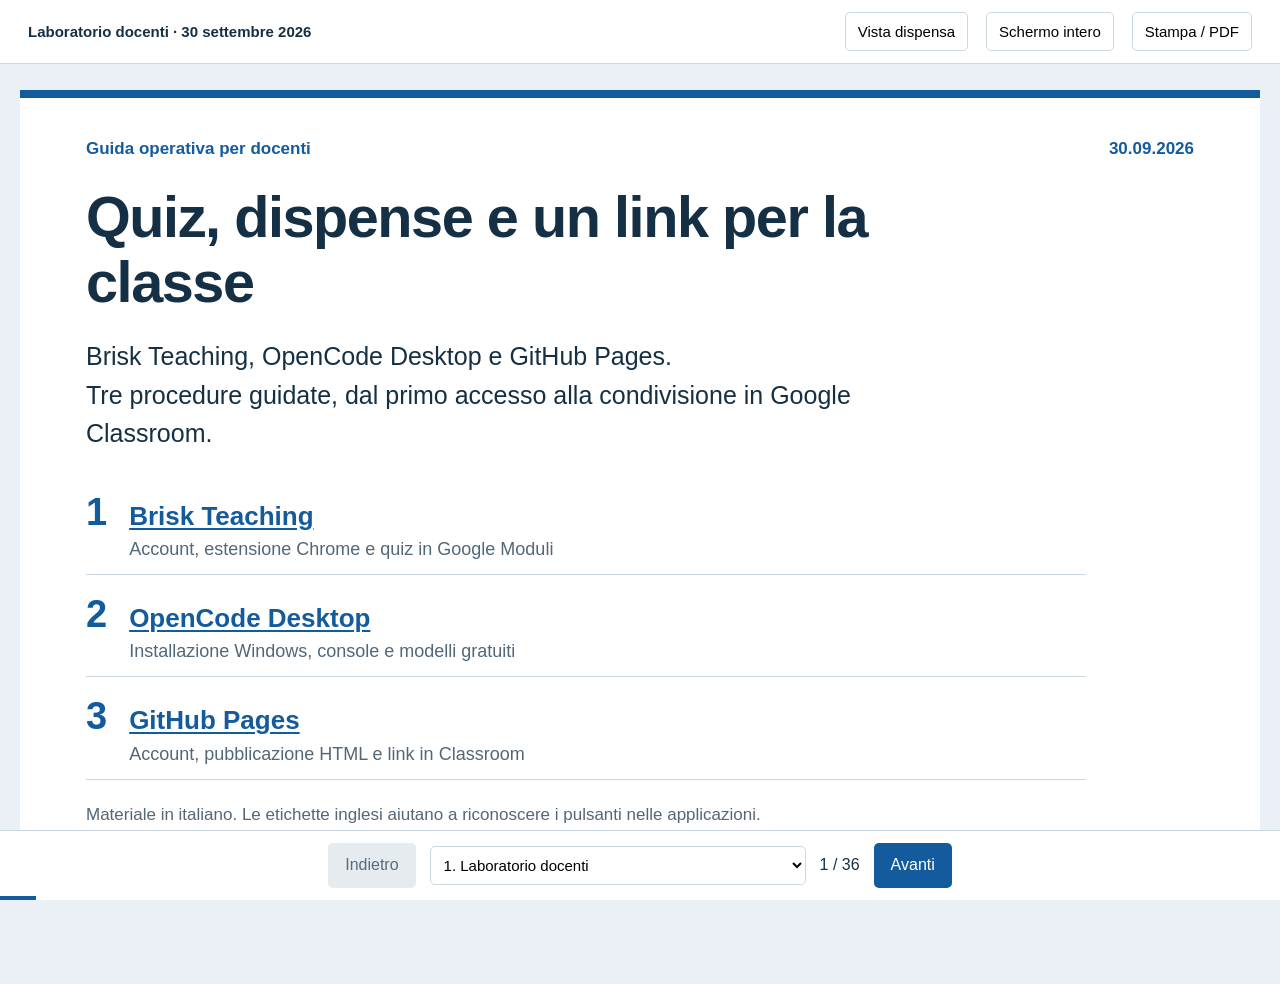
<file: presentazione-brisk-opencode-github.html>
<!doctype html>
<html lang="it">
<head>
<meta charset="utf-8">
<meta name="viewport" content="width=device-width,initial-scale=1">
<title>Laboratorio docenti — Brisk, OpenCode e GitHub Pages</title>
<style>
:root{--ink:#153044;--paper:#fff;--base:#eaf0f5;--blue:#145b9e;--brisk:#654ba0;--open:#086755;--github:#145b9e;--muted:#526778;--line:#ccd8e1;--note:#fff3d6}*{box-sizing:border-box}body{margin:0;background:var(--base);color:var(--ink);font-family:"Segoe UI",Arial,sans-serif;font-size:20px;line-height:1.55}button,select{font:inherit}button,select,a{touch-action:manipulation}button{cursor:pointer}a{color:var(--blue);text-underline-offset:3px;overflow-wrap:anywhere}a:hover{text-decoration-thickness:3px}:focus-visible{outline:3px solid #d27800;outline-offset:4px}header{display:flex;align-items:center;gap:18px;padding:12px 28px;background:var(--paper);border-bottom:1px solid var(--line);font-size:15px}header strong{margin-right:auto}header button{border:1px solid var(--line);background:white;padding:7px 12px;border-radius:5px}main{max-width:1240px;margin:26px auto 110px}.slide{--accent:var(--blue);background:var(--paper);border-top:8px solid var(--accent);padding:38px 66px 32px;min-height:655px;scroll-margin-top:20px;margin-bottom:28px}.slide[data-topic="Brisk"]{--accent:var(--brisk)}.slide[data-topic="OpenCode"]{--accent:var(--open)}.slide[data-topic="GitHub"]{--accent:var(--github)}.slide[hidden]{display:none}.eyebrow{display:flex;justify-content:space-between;gap:20px;color:var(--accent);font-size:17px;font-weight:600;margin-bottom:22px}h1,h2,h3{line-height:1.13;letter-spacing:-.025em}h1{font-size:clamp(44px,4.5vw,64px);max-width:950px;margin:22px 0}h2{font-size:clamp(32px,3.5vw,46px);margin:0 0 25px;max-width:1030px}h3{font-size:24px;margin:20px 0 10px}p{max-width:920px;margin:14px 0}ol{padding-left:32px;max-width:1000px}li{padding-left:9px;margin:13px 0}li::marker{color:var(--accent);font-weight:700}strong{font-weight:650}.lead{font-size:25px;max-width:880px}.check{border-left:4px solid var(--accent);padding:10px 18px;margin-top:24px;background:#f1f6fa}.note{border-left:4px solid #ae7400;padding:10px 18px;background:var(--note);margin-top:24px;font-size:18px}.source{margin-top:24px;padding-top:12px;border-top:1px solid var(--line);font-size:14px;color:var(--muted)}.source a{color:var(--muted)}code{font-family:Consolas,"Liberation Mono",monospace;font-size:.9em;background:#edf2f6;padding:2px 5px;border-radius:3px;overflow-wrap:anywhere}pre{white-space:pre-wrap;overflow-wrap:anywhere;background:#eff5f8;border-left:4px solid var(--accent);padding:22px 24px;font:19px/1.6 Consolas,"Liberation Mono",monospace;max-width:1000px}pre code{background:none;padding:0}.copy{font-size:15px;padding:7px 14px;background:white;border:1px solid var(--line);border-radius:5px}.agenda{list-style:none;padding:0;max-width:1000px}.agenda li{display:flex;gap:22px;align-items:baseline;border-bottom:1px solid var(--line);padding:10px 0;margin:0}.agenda b{font-size:38px;color:var(--accent)}.agenda a{font-size:26px;font-weight:600}.agenda small{display:block;font-size:18px;color:var(--muted);font-weight:400}table{width:100%;border-collapse:collapse;font-size:18px}th,td{text-align:left;vertical-align:top;padding:14px 12px;border-bottom:1px solid var(--line)}th{color:var(--accent)}.sources{columns:2;column-gap:40px;font-size:17px}.sources li{break-inside:avoid;margin:0 0 12px}.toolbar{position:fixed;bottom:0;left:0;right:0;background:white;border-top:1px solid var(--line);padding:12px 24px;display:flex;align-items:center;justify-content:center;gap:14px;z-index:5;font-size:16px}.toolbar button{background:var(--blue);color:white;border:0;border-radius:5px;padding:10px 17px}.toolbar button:disabled{background:#e5ebef;color:#576c7c;cursor:default}.toolbar select{max-width:500px;min-width:160px;font-size:15px;padding:9px;border:1px solid var(--line);background:white;border-radius:5px}.progress{height:4px;background:var(--blue);position:fixed;bottom:0;left:0;z-index:6;transition:width .15s}body.reading main{max-width:1100px}body.reading .slide{min-height:0}body.reading .toolbar .step-nav{display:none}.sr-only{position:absolute;width:1px;height:1px;padding:0;margin:-1px;overflow:hidden;clip:rect(0,0,0,0);white-space:nowrap;border:0}.cover-foot{margin-top:22px;color:var(--muted);font-size:17px}.chapter{font-size:clamp(70px,10vw,130px);font-weight:750;color:var(--accent);line-height:1;margin:28px 0}.section-title{font-size:clamp(42px,5vw,64px)}noscript p{padding:20px;background:var(--note)}@media(max-width:800px){body{font-size:18px}header{padding:10px 16px;flex-wrap:wrap;gap:10px}header strong{width:100%;font-size:14px}main{margin:12px 12px 140px}.slide{padding:24px 23px;min-height:0}h2{font-size:32px}.eyebrow{font-size:14px;margin-bottom:18px}.lead{font-size:21px}.toolbar{flex-wrap:wrap;padding:10px 12px;gap:8px}.toolbar select{max-width:100%;width:100%;order:-1}.toolbar button{padding:8px 13px}.sources{columns:1}table{font-size:16px}th,td{padding:10px 6px}pre{font-size:16px;padding:16px}.agenda a{font-size:22px}.agenda b{font-size:30px}.source{font-size:13px}}@media(prefers-reduced-motion:reduce){*{scroll-behavior:auto!important;transition:none!important}}@media print{@page{size:A4 landscape;margin:12mm}body{background:white;font-size:15px}header,.toolbar,.progress,.copy,noscript{display:none!important}main,body.reading main{margin:0;max-width:none}.slide,.slide[hidden]{display:block!important;min-height:0;margin:0;padding:20px 24px;break-after:page;page-break-after:always;break-inside:avoid;border-top-width:5px}.slide:last-child{break-after:auto}h1{font-size:48px}h2{font-size:32px}h3{font-size:20px}.lead{font-size:20px}li{margin:9px 0}pre{font-size:14px;padding:15px}table{font-size:14px}.note{font-size:14px}.source{font-size:10px;margin-top:16px}.chapter{font-size:85px}.sources{font-size:13px}a{color:inherit}*{print-color-adjust:exact;-webkit-print-color-adjust:exact}}
.evidence{display:grid;grid-template-columns:1fr 1.05fr;gap:28px;align-items:start}.evidence ol{font-size:18px;padding-left:25px;margin-top:0}.evidence img{width:100%;height:auto;border:1px solid var(--line)}figure{margin:0}figcaption{font-size:13px;color:var(--muted);line-height:1.4;margin-top:8px}.evidence .note{font-size:16px}.evidence code{font-size:.82em}@media(max-width:900px){.evidence{grid-template-columns:1fr}}@media print{.evidence{grid-template-columns:1fr 1fr}.evidence ol{font-size:14px}.evidence .note{font-size:13px}}
</style>
</head>
<body>
<header><strong>Laboratorio docenti · 30 settembre 2026</strong><button id="reading" type="button" aria-pressed="false">Vista dispensa</button><button id="fullscreen" type="button">Schermo intero</button><button id="print" type="button">Stampa / PDF</button></header>
<noscript><p>JavaScript è disattivato: tutte le slide sono visibili in sequenza. Puoi leggere e stampare la presentazione.</p></noscript>
<main id="deck">
<section class="slide" id="slide-1" data-topic="Introduzione" data-title="Laboratorio docenti">
<div class="eyebrow"><span>Guida operativa per docenti</span><span>30.09.2026</span></div>
<h1>Quiz, dispense e un link per la classe</h1>
<p class="lead">Brisk Teaching, OpenCode Desktop e GitHub Pages.<br>Tre procedure guidate, dal primo accesso alla condivisione in Google Classroom.</p>
<ul class="agenda"><li><b>1</b><div><a href="#slide-4">Brisk Teaching</a><small>Account, estensione Chrome e quiz in Google Moduli</small></div></li><li><b>2</b><div><a href="#slide-15">OpenCode Desktop</a><small>Installazione Windows, console e modelli gratuiti</small></div></li><li><b>3</b><div><a href="#slide-26">GitHub Pages</a><small>Account, pubblicazione HTML e link in Classroom</small></div></li></ul>
<p class="cover-foot">Materiale in italiano. Le etichette inglesi aiutano a riconoscere i pulsanti nelle applicazioni.</p>
</section>
<section class="slide" id="slide-2" data-topic="Introduzione" data-title="Come usare la presentazione">
<div class="eyebrow"><span>Prima del laboratorio</span><span>Uso della guida</span></div><h2>Una slide alla volta, oppure tutta la dispensa</h2>
<ol><li>Usa <strong>Avanti</strong> e <strong>Indietro</strong>, oppure i tasti freccia. Il menu in basso apre direttamente un passaggio.</li><li>I collegamenti dei servizi aprono una nuova scheda. Mantieni questa presentazione aperta mentre esegui la procedura.</li><li>Seleziona <strong>Vista dispensa</strong> per leggere tutte le slide in sequenza. Torna alla presentazione con lo stesso pulsante.</li><li><strong>Stampa / PDF</strong> include tutte le slide. Nella finestra di stampa scegli “Salva come PDF” e orientamento orizzontale.</li></ol>
<p class="check"><strong>Il file funziona anche offline.</strong> Serve Internet per aprire i servizi e le fonti, non per consultare queste slide.</p><p class="note">I servizi cambiano nel tempo. I nomi e i percorsi riportati si basano sulle fonti ufficiali consultate il 30 settembre 2026. Le schermate possono variare per versione, lingua e account scolastico.</p>
</section>
<section class="slide" id="slide-3" data-topic="Introduzione" data-title="Occorrente e account">
<div class="eyebrow"><span>Prima del laboratorio</span><span>Preparazione</span></div><h2>Occorrente e account da utilizzare</h2>
<ol><li>Un computer con <strong>Google Chrome</strong> e connessione Internet. Per la seconda procedura: un PC Windows compatibile con il download Desktop x64.</li><li>Un <strong>account Google</strong> con Drive e Moduli disponibili. Per la condivisione: accesso come docente alla propria Classroom.</li><li>Un indirizzo email accessibile, da usare per le registrazioni. Tieni a disposizione gli eventuali codici di verifica.</li><li>Una breve risorsa didattica e una cartella di lavoro, per esempio <code>Documenti\Dispensa-AI</code>.</li></ol>
<p class="check"><strong>Controllo iniziale:</strong> apri <a href="https://drive.google.com/" target="_blank" rel="noopener noreferrer">Google Drive</a> e verifica dall’immagine del profilo l’account nel quale vuoi salvare i materiali.</p><p class="note">Su un computer scolastico l’installazione di estensioni o programmi può richiedere l’intervento dell’amministratore.</p>
</section>
<section class="slide" id="slide-4" data-topic="Brisk" data-title="Brisk Teaching: obiettivo">
<div class="eyebrow"><span>Brisk Teaching</span><span>Percorso 1</span></div><div class="chapter">01</div><h2 class="section-title">Un quiz nel proprio Google Drive</h2><p class="lead">L’estensione Brisk usa una risorsa o una richiesta per creare un quiz in Google Moduli. Il docente controlla le domande prima di condividerle.</p><p>Al termine avrai un modulo modificabile nel tuo account Google, con risposte corrette e impostazioni di accesso verificate.</p><p><a href="https://www.briskteaching.com/getting-started-with-brisk-teaching" target="_blank" rel="noopener noreferrer">Apri la guida ufficiale Brisk</a></p><p class="source">Fonte: <a href="https://www.briskteaching.com/solutions/teachers" target="_blank" rel="noopener noreferrer">Brisk for Teachers</a>.</p>
</section>
<section class="slide" id="slide-5" data-topic="Brisk" data-title="Iscrizione a Brisk">
<div class="eyebrow"><span>Brisk Teaching</span><span>Passaggio 1</span></div><h2>Iscrizione con l’account Google</h2>
<ol><li>Apri <a href="https://www.briskteaching.com/" target="_blank" rel="noopener noreferrer">briskteaching.com</a> e cerca <strong>Sign up</strong> / <strong>Get started free</strong>. Puoi partire anche da <a href="https://app.briskteaching.com/get-started" target="_blank" rel="noopener noreferrer">app.briskteaching.com/get-started</a>.</li><li>Scegli l’accesso con <strong>Google</strong>, perché il risultato dovrà essere un Google Modulo.</li><li>Seleziona l’account di destinazione. Se non compare, usa l’opzione per aggiungere un altro account.</li><li>Leggi le richieste di accesso e completa le informazioni iniziali che Brisk presenta, per esempio ruolo e contesto didattico.</li></ol><p class="check"><strong>Risultato:</strong> accedi a Brisk con lo stesso account nel quale vuoi ritrovare il quiz.</p><p class="note">Se l’account della scuola blocca l’autorizzazione, chiedi al referente informatico di abilitare il servizio.</p><p class="source">Fonte: <a href="https://www.briskteaching.com/getting-started-with-brisk-teaching" target="_blank" rel="noopener noreferrer">Getting Started with Brisk</a>.</p>
</section>
<section class="slide" id="slide-6" data-topic="Brisk" data-title="Installazione estensione Chrome">
<div class="eyebrow"><span>Brisk Teaching</span><span>Passaggio 2</span></div><h2>Installazione dell’estensione su Chrome</h2>
<ol><li>In <strong>Google Chrome</strong>, torna al sito Brisk e seleziona <strong>Install for free</strong>, <strong>Add to Chrome</strong> o il pulsante equivalente di installazione.</li><li>Apri la scheda <strong>Brisk Teaching</strong> nel Chrome Web Store tramite il collegamento del sito ufficiale.</li><li>Fai clic su <strong>Aggiungi a Chrome</strong>. Leggi le autorizzazioni della finestra e conferma con <strong>Aggiungi estensione</strong>.</li><li>Attendi la notifica di installazione. Apri il menu <strong>Estensioni</strong>, indicato dal simbolo del puzzle in alto a destra.</li></ol><p class="check"><strong>Risultato:</strong> Brisk Teaching compare nell’elenco delle estensioni di Chrome.</p><p class="note">Se il pulsante è disabilitato o compare “Bloccata dall’amministratore”, l’installazione deve essere autorizzata dalla scuola.</p><p class="source">Fonte: <a href="https://www.briskteaching.com/faq" target="_blank" rel="noopener noreferrer">Brisk FAQ: installazione dell’estensione</a>.</p>
</section>
<section class="slide" id="slide-7" data-topic="Brisk" data-title="Icona e accesso nell’estensione">
<div class="eyebrow"><span>Brisk Teaching</span><span>Passaggio 3</span></div><h2>Icona visibile e accesso nell’estensione</h2>
<ol><li>Dal menu <strong>Estensioni</strong> di Chrome, premi la <strong>puntina</strong> accanto a Brisk Teaching. L’icona rimane nella barra degli strumenti.</li><li>Apri una pagina di lavoro, per esempio un Google Documento con il testo della lezione.</li><li>Premi l’icona Brisk nella barra oppure la <strong>B</strong> che appare sulla pagina. Se richiesto, effettua l’accesso con Google.</li><li>Controlla che l’account Brisk corrisponda all’account Google del documento. Ricarica la pagina se l’estensione non appare.</li></ol><p class="check"><strong>Risultato:</strong> puoi aprire gli strumenti Brisk dalla risorsa che stai leggendo.</p><p class="note">L’estensione è legata al profilo Chrome in cui l’hai installata. Se cambi profilo, controlla che sia presente anche lì.</p><p class="source">Fonte: <a href="https://www.briskteaching.com/getting-started-with-brisk-teaching" target="_blank" rel="noopener noreferrer">Getting Started with Brisk: pin e sign in</a>.</p>
</section>
<section class="slide" id="slide-8" data-topic="Brisk" data-title="Preparazione del testo di partenza">
<div class="eyebrow"><span>Brisk Teaching</span><span>Passaggio 4</span></div><h2>La risorsa da trasformare in quiz</h2>
<ol><li>Apri un <strong>Google Documento</strong> con il contenuto della lezione. Puoi usare anche una pagina web, un PDF o un video YouTube supportato.</li><li>Per il primo tentativo scegli un testo breve e chiaro, per esempio una pagina su hardware, software e periferiche.</li><li>Apri Brisk e scegli <strong>Create</strong>, quindi <strong>Quiz</strong> nella libreria degli strumenti.</li><li>Se Brisk presenta un’interfaccia diversa, cerca lo strumento di creazione quiz. Controlla quale contenuto sta usando prima di generare.</li></ol><p class="check"><strong>Esempio:</strong> una lezione introduttiva di informatica per una classe prima della scuola secondaria di secondo grado.</p><p class="source">Fonte: <a href="https://help.briskteaching.com/hc/en-us/articles/39310176720148-How-To-Create-with-classic-Brisk" target="_blank" rel="noopener noreferrer">How To: Create with classic Brisk</a>.</p>
</section>
<section class="slide" id="slide-9" data-topic="Brisk" data-title="Impostazioni del quiz">
<div class="eyebrow"><span>Brisk Teaching</span><span>Passaggio 5</span></div><h2>Lingua, livello e formato del quiz</h2>
<ol><li>Imposta <strong>Italiano</strong> come lingua, se il campo è disponibile. Indica la lingua anche nella richiesta scritta.</li><li>Seleziona il livello scolastico appropriato. Per una classe prima superiore descrivi anche età e prerequisiti nella richiesta.</li><li>Imposta il numero e il tipo delle domande con i controlli disponibili. Per iniziare: <strong>8 domande a scelta multipla</strong>.</li><li>Scegli <strong>Google Forms / Google Moduli</strong> come destinazione del quiz, poi prepara la richiesta della slide successiva.</li></ol><p class="check"><strong>Prima di generare:</strong> verifica contenuto di partenza, lingua, livello e destinazione Google Forms.</p><p class="note">La disposizione dei campi dipende dalla versione di Brisk. Puoi esplicitare nella richiesta le preferenze che non hanno un campo dedicato.</p><p class="source">Fonte: <a href="https://www.briskteaching.com/faq" target="_blank" rel="noopener noreferrer">Brisk FAQ: creazione quiz e scelta dell’output</a>.</p>
</section>
<section class="slide" id="slide-10" data-topic="Brisk" data-title="Richiesta pronta per Brisk">
<div class="eyebrow"><span>Brisk Teaching</span><span>Esempio da copiare</span></div><h2>Una richiesta precisa per il quiz</h2>
<pre id="brisk-prompt">Crea un quiz in italiano basato sul testo aperto.
Destinatari: classe prima della scuola secondaria di secondo grado.
Argomento: hardware, software e periferiche.
Prepara 8 domande a scelta multipla, con 4 alternative
e una sola risposta corretta per domanda.
Usa frasi brevi e un lessico adatto a studenti principianti.
Indica la risposta corretta e una breve spiegazione.
Evita domande ambigue e informazioni assenti dal testo.</pre><button class="copy" data-copy="brisk-prompt" type="button">Copia richiesta</button>
<p>Adatta argomento e destinatari. Prima di usare questo esempio, verifica che la risorsa aperta contenga davvero gli argomenti indicati.</p><p class="check"><strong>Nota didattica:</strong> la richiesta è un esempio del laboratorio. Il contenuto generato richiede il controllo del docente.</p>
</section>
<section class="slide" id="slide-11" data-topic="Brisk" data-title="Generazione e salvataggio nel proprio account">
<div class="eyebrow"><span>Brisk Teaching</span><span>Passaggio 6</span></div><h2>Generazione e controllo dell’account</h2>
<ol><li>Avvia con <strong>Brisk It</strong> o il pulsante di generazione e attendi il risultato, senza chiudere la scheda.</li><li>Apri il Google Modulo restituito. Se compare un’ulteriore richiesta Google, controlla l’account selezionato prima di procedere.</li><li>Assegna un nome riconoscibile al file, per esempio <strong>Quiz hardware e software – classe 1A</strong>.</li><li>Apri <a href="https://drive.google.com/" target="_blank" rel="noopener noreferrer">Drive</a> nello stesso account e cerca il titolo del modulo. Controlla il proprietario nei dettagli o nella finestra di condivisione.</li></ol><p class="check"><strong>Risultato:</strong> il modulo è modificabile e appartiene all’account previsto. Puoi spostarlo nella cartella della classe.</p><p class="note">Se il file è finito nell’account sbagliato, passa all’account corretto e ripeti la creazione. Se il file è soltanto condiviso con te, crea una copia nel tuo Drive quando l’opzione è consentita.</p><p class="source">Fonti: <a href="https://www.briskteaching.com/getting-started-with-brisk-teaching" target="_blank" rel="noopener noreferrer">Brisk: salvataggio in Drive</a>, <a href="https://support.google.com/docs/answer/6281888?hl=it" target="_blank" rel="noopener noreferrer">Google: uso di Moduli</a>.</p>
</section>
<section class="slide" id="slide-12" data-topic="Brisk" data-title="Revisione e punteggi in Google Moduli">
<div class="eyebrow"><span>Brisk Teaching</span><span>Passaggio 7</span></div><h2>Controllo delle domande e delle soluzioni</h2>
<ol><li>Leggi ogni domanda e tutte le alternative. Correggi errori, ambiguità e risposte troppo facili da riconoscere.</li><li>In <strong>Impostazioni</strong>, controlla <strong>Trasforma in un quiz</strong>. Attivalo se il modulo non è già un quiz.</li><li>Apri la <strong>Chiave di risposta</strong> delle domande valutabili e verifica soluzione e punti. Per l’esempio assegna 1 punto per domanda, totale 8.</li><li>Decidi quando rilasciare il voto, quali informazioni mostrare e se rendere obbligatorie le domande. Usa <strong>Anteprima</strong> per controllare l’esperienza dello studente.</li></ol><p class="check"><strong>Prova:</strong> dopo la pubblicazione invia una compilazione di test. Controlla che punteggio e risposte siano corretti.</p><p class="source">Fonte: <a href="https://support.google.com/docs/answer/7032287?hl=it" target="_blank" rel="noopener noreferrer">Google: creare e valutare quiz</a>.</p>
</section>
<section class="slide" id="slide-13" data-topic="Brisk" data-title="Pubblicazione del modulo e risposte">
<div class="eyebrow"><span>Brisk Teaching</span><span>Passaggio 8</span></div><h2>Pubblicazione e link di compilazione</h2>
<ol><li>In <strong>Impostazioni</strong>, scegli raccolta email e limite a una risposta. Il limite richiede l’accesso Google.</li><li>Fai clic su <strong>Pubblica</strong>. In <strong>Gestisci</strong>, verifica chi può rispondere e scegli il pubblico previsto. Conferma la pubblicazione.</li><li>Da <strong>Pubblicato</strong>, <strong>Condividi</strong> o <strong>Anteprima</strong>, usa <strong>Copia link di compilazione</strong>. Condividi questo link con gli studenti.</li><li>Apri il link con un account autorizzato a rispondere. Dopo la prova, controlla la scheda <strong>Risposte</strong> del modulo.</li></ol><p class="check"><strong>Il link corretto apre la compilazione.</strong> Il collegamento dell’editor può terminare con <code>/edit</code> e va riservato ai collaboratori.</p><p class="note">Se compare “Richiedi accesso”, verifica il pubblico del modulo e l’account dello studente. Gli account scolastici possono avere restrizioni del dominio.</p><p class="source">Fonte: <a href="https://support.google.com/docs/answer/2839588?hl=it" target="_blank" rel="noopener noreferrer">Google: pubblicare e condividere il modulo</a>.</p>
</section>
<section class="slide" id="slide-14" data-topic="Brisk" data-title="Brisk: problemi comuni">
<div class="eyebrow"><span>Brisk Teaching</span><span>Se qualcosa non funziona</span></div><h2>Problemi comuni e controllo finale</h2>
<table><thead><tr><th>Problema</th><th>Prima verifica</th></tr></thead><tbody><tr><td>Non vedo la B</td><td>Apri una pagina di contenuto, ricarica e premi l’icona nella barra. Controlla che l’estensione sia attiva nel profilo Chrome corrente.</td></tr><tr><td>Google nega l’accesso</td><td>Verifica l’account. Se il servizio è bloccato dal dominio scolastico, coinvolgi l’amministratore.</td></tr><tr><td>Non trovo il modulo</td><td>Cerca il titolo in Drive e verifica il profilo Google attivo. Controlla il collegamento restituito da Brisk.</td></tr><tr><td>Quiz o opzione non disponibili</td><td>Controlla il piano e le funzioni disponibili. La prova iniziale può mostrare funzioni diverse dal piano gratuito successivo.</td></tr></tbody></table><p class="check"><strong>Passaggio concluso:</strong> quiz nel tuo account, soluzioni controllate, link di compilazione provato.</p><p class="source">Fonte: <a href="https://www.briskteaching.com/faq" target="_blank" rel="noopener noreferrer">Brisk FAQ: piano e troubleshooting</a>.</p>
</section>
<section class="slide" id="slide-15" data-topic="OpenCode" data-title="OpenCode Desktop: obiettivo">
<div class="eyebrow"><span>OpenCode Desktop</span><span>Percorso 2</span></div><div class="chapter">02</div><h2 class="section-title">Una dispensa HTML sul PC Windows</h2><p class="lead">Installazione dell’app, collegamento al servizio OpenCode e scelta di un modello gratuito.</p><p><strong>Desktop</strong> è l’applicazione. In <strong>Impostazioni / Provider</strong> collega <strong>OpenCode Console</strong>, il provider previsto per questo laboratorio. La console web gestisce account e chiavi.</p><p class="check"><strong>Obiettivo del laboratorio:</strong> ottenere un file <code>index.html</code> e aprirlo in Chrome prima di pubblicarlo.</p><p class="source">Fonti: <a href="https://opencode.ai/docs/" target="_blank" rel="noopener noreferrer">OpenCode Intro</a>, <a href="https://opencode.ai/docs/providers/" target="_blank" rel="noopener noreferrer">Providers</a>.</p>
</section>
<section class="slide" id="slide-16" data-topic="OpenCode" data-title="Download Desktop per Windows">
<div class="eyebrow"><span>OpenCode Desktop</span><span>Passaggio 1</span></div><h2>Download dell’app Windows</h2>
<ol><li>Apri <a href="https://opencode.ai/download" target="_blank" rel="noopener noreferrer">opencode.ai/download</a> nel browser del PC Windows.</li><li>Scorri alla sezione <strong>OpenCode Desktop</strong>. Seleziona <strong>Download</strong> sotto <strong>Windows (x64)</strong>.</li><li>Attendi il download. Apri la cartella <strong>Download</strong> di Windows e individua il programma di installazione appena scaricato.</li><li>Controlla che il download provenga dal sito ufficiale o dal repository ufficiale a cui il sito rimanda.</li></ol><p class="check"><strong>Desktop è il download corretto per questa guida.</strong> Non serve partire dai comandi della sezione “OpenCode Terminal”.</p><p class="note">Per un PC con architettura diversa da x64, verifica la compatibilità prima di installare. La pagina consultata propone il download Windows x64.</p><p class="source">Fonte: <a href="https://opencode.ai/download" target="_blank" rel="noopener noreferrer">Download ufficiale OpenCode</a>.</p>
</section>
<section class="slide" id="slide-17" data-topic="OpenCode" data-title="Installazione e primo avvio">
<div class="eyebrow"><span>OpenCode Desktop</span><span>Passaggio 2</span></div><h2>Installazione e primo avvio su Windows</h2>
<ol><li>Apri il programma scaricato con un doppio clic. Leggi le informazioni dell’installer e scegli le opzioni richieste dalla versione disponibile.</li><li>Completa l’installazione seguendo la procedura. Se Windows chiede un’autorizzazione, verifica origine e nome del programma.</li><li>Avvia <strong>OpenCode</strong> dal menu Start o dal collegamento creato. Attendi il caricamento dell’interfaccia.</li><li>Se l’app segnala un componente necessario o un errore, annota il messaggio e consulta la documentazione ufficiale prima di ripetere l’installazione.</li></ol><p class="check"><strong>Risultato:</strong> vedi la finestra dell’app e puoi aprire un progetto o una cartella.</p><p class="note">Le finestre dell’installer dipendono dalla versione. Su un PC gestito dalla scuola può servire l’installazione da parte dell’amministratore.</p><p class="source">Fonti: <a href="https://opencode.ai/download" target="_blank" rel="noopener noreferrer">Download ufficiale</a>, <a href="https://opencode.ai/docs/troubleshooting/" target="_blank" rel="noopener noreferrer">OpenCode Troubleshooting</a>.</p>
</section>
<section class="slide" id="slide-18" data-topic="OpenCode" data-title="Cartella del progetto">
<div class="eyebrow"><span>OpenCode Desktop</span><span>Passaggio 3</span></div><h2>La cartella di lavoro della dispensa</h2>
<ol><li>In Esplora file apri <strong>Documenti</strong> e crea una cartella chiamata <code>Dispensa-AI</code>.</li><li>In OpenCode usa <strong>Open project</strong> / <strong>Open folder</strong>, o il controllo equivalente per aprire una cartella.</li><li>Seleziona <code>Documenti\Dispensa-AI</code>. Controlla il nome del progetto nell’app.</li><li>Avvia una nuova sessione di lavoro. Usa questa cartella vuota per il primo esercizio.</li></ol><p class="check"><strong>Risultato:</strong> sai dove cercare il file HTML che l’agente creerà.</p><p>Per gli esercizi successivi puoi aggiungere alla cartella un testo di partenza, purché sia un materiale che puoi usare e condividere.</p><p class="source">Fonte: <a href="https://opencode.ai/docs/" target="_blank" rel="noopener noreferrer">OpenCode: lavoro su un progetto</a>. Il nome della cartella è un esempio del laboratorio.</p>
</section>
<section class="slide" id="slide-19" data-topic="OpenCode" data-title="Controllo di OpenCode Console in Provider">
<div class="eyebrow"><span>OpenCode Desktop</span><span>Passaggio 4</span></div><h2>Prima verifica: OpenCode Console è già collegato?</h2>
<ol><li>Apri le <strong>Impostazioni</strong> dell’app, poi la voce <strong>Provider</strong> nel menu laterale.</li><li>Cerca <strong>OpenCode Console</strong> tra i <strong>Provider connessi</strong>.</li><li>Se la voce è già presente con <strong>Default</strong> e il pulsante <strong>Disconnetti</strong>, il provider risulta collegato. Passa alla scelta del modello, senza scollegarlo.</li><li>Se la voce non è collegata, cercala nell’elenco o in <strong>Mostra altri provider</strong> e usa <strong>Connetti</strong>. Segui il metodo di accesso proposto dall’app.</li></ol><p class="check"><strong>Nella versione osservata:</strong> OpenCode Console appare già tra i provider connessi, con indicazione Default. Questo controllo precede l’eventuale creazione di una chiave.</p><p class="note">Il percorso principale per i modelli gratuiti è dentro Desktop. Account web e chiave API sono passaggi aggiuntivi soltanto se il collegamento scelto li richiede.</p><p class="source">Fonte: osservazione diretta di OpenCode Desktop 2.0.16, interfaccia italiana, 30 settembre 2026. Schermata nella slide 21.</p></section>
<section class="slide" id="slide-20" data-topic="OpenCode" data-title="Accesso web e chiave API solo se richiesti">
<div class="eyebrow"><span>OpenCode Desktop</span><span>Approfondimento facoltativo</span></div><h2>Account web e chiave API, se richiesti</h2>
<ol><li>Se il collegamento del provider apre il browser, completa l’accesso indicato e torna all’app. Per il servizio ufficiale la documentazione rimanda a <a href="https://opencode.ai/auth" target="_blank" rel="noopener noreferrer">opencode.ai/auth</a>.</li><li>Se il collegamento richiede una <strong>API key</strong>, accedi alla console web, apri la sezione delle chiavi e usa <strong>Create API Key</strong>.</li><li>Copia la chiave e incollala esclusivamente nel campo di autenticazione del provider. Conferma e verifica che risulti connesso.</li><li>Se OpenCode Console è già collegato come <strong>Default</strong> e il modello gratuito è utilizzabile, puoi saltare questo approfondimento.</li></ol><p class="note">La documentazione del servizio Zen descrive anche l’attivazione con fatturazione. Verifica le condizioni mostrate prima di aggiungere credito o dati di pagamento. Evita di inserire la chiave in chat, HTML, screenshot o GitHub.</p><p class="source">Fonte: <a href="https://opencode.ai/docs/providers/" target="_blank" rel="noopener noreferrer">documentazione ufficiale Providers</a>. La richiesta effettiva di autenticazione dipende dal collegamento proposto dall’app.</p></section>
<section class="slide" id="slide-21" data-topic="OpenCode" data-title="OpenCode Console: schermata del provider">
<div class="eyebrow"><span>OpenCode Desktop</span><span>Passaggio 5 · Schermata reale</span></div><h2>OpenCode Console nell’elenco dei provider</h2>
<div class="evidence"><div><ol><li>Nel menu delle impostazioni seleziona <strong>Provider</strong>.</li><li>Individua <strong>Provider connessi</strong> nella parte superiore.</li><li>Controlla la riga <strong>OpenCode Console</strong>. In questo esempio compare <strong>Default</strong> e il pulsante <strong>Disconnetti</strong>.</li><li>Apri poi <strong>Modelli</strong> nel menu laterale per verificare il modello gratuito.</li></ol><p class="check"><strong>Il controllo è superato:</strong> il provider compare tra quelli connessi.</p><p class="note"><strong>OpenCode Go</strong> è una voce distinta, descritta come abbonamento. Per questo laboratorio resta su OpenCode Console.</p></div><figure><img src="[data-uri]" alt="OpenCode Desktop: Impostazioni, Provider. OpenCode Console compare tra i provider connessi con etichetta Default e pulsante Disconnetti."><figcaption>Schermata acquisita su macOS, OpenCode Desktop 2.0.16 in italiano. Il laboratorio di installazione resta riferito a Windows. Disposizione e diciture possono variare.</figcaption></figure></div><p class="source">Fonte: osservazione diretta dell’app, 30 settembre 2026. Nessuna credenziale è mostrata.</p></section>
<section class="slide" id="slide-22" data-topic="OpenCode" data-title="Muse Spark 1.3 Free: scelta del modello">
<div class="eyebrow"><span>OpenCode Desktop</span><span>Passaggio 6 · Schermata reale</span></div><h2>Muse Spark 1.3 Free nella tua versione</h2>
<div class="evidence"><div><ol><li>Apri <strong>Impostazioni / Modelli</strong> e cerca <strong>Muse Spark</strong>.</li><li>Nel gruppo <strong>OpenCode Console</strong> verifica che <strong>Muse Spark 1.3 Free</strong> sia attivo. Il relativo interruttore deve essere acceso.</li><li>Premi <strong>Torna all’app</strong>. Nel selettore della sessione scegli <strong>Muse Spark 1.3 Free</strong>.</li><li>Invia una richiesta breve di prova. Se la variante Free non è disponibile, verifica catalogo e versione prima di scegliere un’alternativa gratuita.</li></ol><p class="check">Nella schermata compaiono sia <strong>Muse Spark 1.3</strong> sia <strong>Muse Spark 1.3 Free</strong>. Per questo esercizio scegli la seconda voce.</p></div><figure><img src="[data-uri]" alt="OpenCode Desktop: ricerca Muse Spark nei modelli di OpenCode Console. Sono visibili Muse Spark 1.3 e Muse Spark 1.3 Free con interruttori attivi."><figcaption>Interfaccia osservata il 30 settembre 2026, su macOS. Il nome Muse Spark 1.3 Free coincide con quello nel selettore della sessione.</figcaption></figure></div>
<p class="note">Il catalogo web usa anche il nome <strong>Muse Spark 1.3 Contributor Free</strong> (<code>muse-spark-1.3-contributor-free</code>) e segnala per quella variante l’uso di prompt e risposte per addestramento Meta. Verifica le condizioni del modello effettivamente selezionato. Usa testi senza dati personali o riservati.</p><p class="source">Fonti: osservazione diretta Desktop e <a href="https://opencode.ai/docs/zen/" target="_blank" rel="noopener noreferrer">catalogo ufficiale Zen</a>. “Free” non garantisce uso illimitato o disponibilità permanente.</p></section>
<section class="slide" id="slide-23" data-topic="OpenCode" data-title="Richiesta per creare la dispensa HTML">
<div class="eyebrow"><span>OpenCode Desktop</span><span>Passaggio 7 · Esempio da copiare</span></div><h2>Richiesta per una prima dispensa HTML</h2>
<pre id="opencode-prompt">Nella cartella aperta crea un file index.html.
Argomento: hardware, software e periferiche.
Destinatari: classe prima della scuola secondaria di secondo grado.
Scrivi in italiano: obiettivi, spiegazione con esempi,
glossario e 5 esercizi finali con soluzioni separate.
Usa un solo file HTML con CSS incorporato, senza librerie,
font remoti o servizi esterni. Deve funzionare offline,
essere leggibile da telefono e stampabile.
Non aggiungere dati personali. Non modificare altri file.
Alla fine indica il percorso del file creato.</pre><button class="copy" data-copy="opencode-prompt" type="button">Copia richiesta</button><p>Incolla nella sessione e invia. Se il modello restituisce solo testo, chiedi: <strong>“Salva il contenuto nel file index.html della cartella aperta.”</strong></p><p class="check"><strong>Risultato atteso:</strong> un file reale sul computer, oltre alla risposta dell’assistente.</p>
</section>
<section class="slide" id="slide-24" data-topic="OpenCode" data-title="Verifica del file creato">
<div class="eyebrow"><span>OpenCode Desktop</span><span>Passaggio 8</span></div><h2>Controllo della dispensa in Chrome</h2>
<ol><li>Leggi eventuali richieste di autorizzazione dell’agente. Approva le operazioni necessarie a creare il file nella cartella dell’esercizio.</li><li>In Esplora file apri <code>Dispensa-AI</code> e verifica che esista <code>index.html</code>. Mostra le estensioni dei nomi file per escludere <code>index.html.txt</code>.</li><li>Apri il file con Chrome. Controlla contenuti, titoli, esercizi, soluzioni e leggibilità. Prova anche l’anteprima di stampa.</li><li>Se serve una correzione, chiedila a OpenCode in modo preciso. Dopo il salvataggio, ricarica il file in Chrome.</li></ol><p class="check"><strong>Esempio di revisione:</strong> “Nella sezione periferiche distingui input, output e dispositivi misti. Mantieni il file unico e correggi index.html.”</p><p class="note">Se hai salvato manualmente da Blocco note, scegli “Tutti i file”, nome <code>index.html</code> e codifica UTF-8.</p><p class="source">Fonte: <a href="https://opencode.ai/docs/" target="_blank" rel="noopener noreferrer">OpenCode: richieste e modifiche</a>. La verifica nel browser fa parte dell’esercizio.</p>
</section>
<section class="slide" id="slide-25" data-topic="OpenCode" data-title="OpenCode: problemi comuni">
<div class="eyebrow"><span>OpenCode Desktop</span><span>Se qualcosa non funziona</span></div><h2>Problemi comuni di connessione e generazione</h2>
<table><thead><tr><th>Problema</th><th>Azione</th></tr></thead><tbody><tr><td>Chiave rifiutata / 401</td><td>Controlla provider e chiave completa. Ricopia dalla console oppure genera una nuova chiave e riconnetti il provider.</td></tr><tr><td>Modello non trovato</td><td>Aggiorna Desktop e riapri il selettore. Seleziona la variante Free esattamente disponibile nel catalogo corrente.</td></tr><tr><td>Limite / 429 / servizio occupato</td><td>Attendi e riprova con una richiesta più breve. Se necessario scegli un altro modello indicato come Free.</td></tr><tr><td>Richiesta di credito</td><td>Verifica di aver scelto una variante Free. Controlla le condizioni dell’account, senza passare automaticamente a un modello a pagamento.</td></tr><tr><td>Il file non compare</td><td>Controlla cartella aperta e autorizzazioni. Chiedi esplicitamente di salvare il file e di indicarne il percorso.</td></tr></tbody></table><p class="check"><strong>Passaggio concluso:</strong> provider collegato, modello selezionato, <code>index.html</code> aperto e controllato.</p><p class="source">Fonti: <a href="https://opencode.ai/docs/troubleshooting/" target="_blank" rel="noopener noreferrer">Troubleshooting</a>, <a href="https://opencode.ai/docs/providers/" target="_blank" rel="noopener noreferrer">Providers</a>.</p>
</section>
<section class="slide" id="slide-26" data-topic="GitHub" data-title="GitHub Pages: obiettivo">
<div class="eyebrow"><span>GitHub Pages</span><span>Percorso 3</span></div><div class="chapter">03</div><h2 class="section-title">Un indirizzo web per la dispensa</h2><p class="lead">Pubblica il file HTML nello spazio personale GitHub Pages e condividi il suo indirizzo nella Classroom.</p><p>Per questo percorso bastano il browser, un account GitHub gratuito e il file pronto. Non serve installare Git o usare il terminale.</p><p class="check"><strong>Esempio con utente fittizio:</strong> <code>docente-esempio</code> pubblica all’indirizzo <code>https://docente-esempio.github.io/</code>.</p><p class="source">Fonte: <a href="https://docs.github.com/en/pages/quickstart" target="_blank" rel="noopener noreferrer">GitHub Pages Quickstart</a>.</p>
</section>
<section class="slide" id="slide-27" data-topic="GitHub" data-title="Iscrizione a GitHub">
<div class="eyebrow"><span>GitHub Pages</span><span>Passaggio 1</span></div><h2>Iscrizione e verifica dell’account GitHub</h2>
<ol><li>Apri <a href="https://github.com/signup" target="_blank" rel="noopener noreferrer">github.com/signup</a>. Scegli il metodo di registrazione offerto dalla pagina.</li><li>Se usi email e password, inserisci un’email accessibile, crea una password e scegli uno <strong>username disponibile</strong>.</li><li>Completa le verifiche richieste e conferma l’email con il codice o il link ricevuto.</li><li>Accedi a GitHub. Dal menu del profilo controlla e annota lo <strong>username esatto</strong>, diverso dal nome visualizzato.</li></ol><p class="check"><strong>Lo username determina l’indirizzo Pages.</strong> Se scegli <code>docente-esempio</code>, il repository personale dovrà chiamarsi <code>docente-esempio.github.io</code>.</p><p class="note">Per questa procedura usa il piano gratuito e un repository pubblico. Le protezioni dell’account e i codici di recupero vanno gestiti dal proprietario.</p><p class="source">Fonte: <a href="https://docs.github.com/en/account-and-profile/how-tos/account-management/creating-an-account-on-github" target="_blank" rel="noopener noreferrer">GitHub: creazione di un account</a>.</p>
</section>
<section class="slide" id="slide-28" data-topic="GitHub" data-title="Repository personale username.github.io">
<div class="eyebrow"><span>GitHub Pages</span><span>Passaggio 2</span></div><h2>Creazione del repository personale</h2>
<ol><li>Dal menu <strong>+</strong> in alto su GitHub, scegli <strong>New repository</strong>. Verifica che l’owner sia il tuo account personale.</li><li>Nel campo <strong>Repository name</strong> scrivi <code>IL-TUO-USERNAME.github.io</code>, sostituendo il segnaposto con lo username reale.</li><li>Seleziona <strong>Public</strong>. Puoi aggiungere una descrizione e attivare <strong>Add a README file</strong> per inizializzare il repository.</li><li>Premi <strong>Create repository</strong>. Nella scheda Code controlla nome e branch, normalmente <strong>main</strong>.</li></ol><p class="note">Se il repository <code>username.github.io</code> esiste già, aprilo e aggiungi la dispensa con un nome distinto, come <code>dispensa-informatica.html</code>, senza sostituire la sua homepage.</p><p class="source">Fonte: <a href="https://docs.github.com/en/pages/quickstart" target="_blank" rel="noopener noreferrer">GitHub Pages Quickstart: repository personale</a>.</p>
</section>
<section class="slide" id="slide-29" data-topic="GitHub" data-title="Caricamento del file HTML">
<div class="eyebrow"><span>GitHub Pages</span><span>Passaggio 3</span></div><h2>Caricamento della dispensa dal browser</h2>
<ol><li>Per la prima homepage prepara sul PC un file chiamato <code>index.html</code>. Se scegli un nome diverso, annotalo per il collegamento diretto.</li><li>Nella scheda <strong>Code</strong> del repository, scegli <strong>Add file</strong>, poi <strong>Upload files</strong>.</li><li>Trascina il file oppure premi <strong>choose your files</strong>. Carica anche immagini, CSS o script locali se la dispensa li richiede, mantenendo i percorsi.</li><li>Scrivi un messaggio, per esempio <strong>Aggiunge prima dispensa HTML</strong>, scegli il commit sul branch <strong>main</strong> e premi <strong>Commit changes</strong>.</li></ol><p class="check"><strong>Risultato:</strong> il file compare nell’elenco del repository, alla radice.</p><p class="note">Carica i file estratti, non una cartella ZIP. Per il nostro esempio in un solo HTML basta il file. Verifica che il materiale sia adatto alla pubblicazione sul web.</p><p class="source">Fonte: <a href="https://docs.github.com/en/repositories/working-with-files/managing-files/adding-a-file-to-a-repository" target="_blank" rel="noopener noreferrer">GitHub: aggiunta di file dal browser</a>.</p>
</section>
<section class="slide" id="slide-30" data-topic="GitHub" data-title="Attivazione di GitHub Pages">
<div class="eyebrow"><span>GitHub Pages</span><span>Passaggio 4</span></div><h2>Attivazione del sito GitHub Pages</h2>
<ol><li>Nel repository apri <strong>Settings</strong>. Nel menu laterale seleziona <strong>Pages</strong>, nella sezione dedicata a codice e automazione.</li><li>In <strong>Build and deployment</strong>, imposta <strong>Source: Deploy from a branch</strong>.</li><li>In <strong>Branch</strong>, scegli <strong>main</strong> e cartella <strong>/(root)</strong>, se hai caricato il file nella radice.</li><li>Premi <strong>Save</strong>. Attendi la pubblicazione e torna alla pagina Pages per trovare il collegamento del sito.</li></ol><p class="check"><strong>Configurazione dell’esempio:</strong> il branch <code>main</code> contiene <code>index.html</code> nella cartella principale.</p><p class="note">Se il branch non compare, verifica di aver completato almeno un commit. Se il sito è già configurato, controlla la sorgente esistente prima di cambiarla.</p><p class="source">Fonte: <a href="https://docs.github.com/en/pages/getting-started-with-github-pages/configuring-a-publishing-source-for-your-github-pages-site" target="_blank" rel="noopener noreferrer">GitHub: configurazione della sorgente di pubblicazione</a>.</p>
</section>
<section class="slide" id="slide-31" data-topic="GitHub" data-title="Indirizzo pubblico e verifica">
<div class="eyebrow"><span>GitHub Pages</span><span>Passaggio 5</span></div><h2>Il collegamento pubblico della dispensa</h2>
<table><thead><tr><th>File nel repository personale</th><th>Indirizzo dell’esempio</th></tr></thead><tbody><tr><td><code>index.html</code></td><td><code>https://docente-esempio.github.io/</code></td></tr><tr><td><code>dispensa-informatica.html</code></td><td><code>https://docente-esempio.github.io/dispensa-informatica.html</code></td></tr></tbody></table>
<ol><li>Apri il collegamento mostrato in <strong>Settings / Pages</strong>, oppure <strong>Visit site</strong> quando disponibile.</li><li>Verifica che si apra la dispensa renderizzata. Per un file diverso da <code>index.html</code>, aggiungi il nome esatto alla fine dell’indirizzo.</li><li>Prova il link anche in una finestra in incognito o su un altro dispositivo: la dispensa pubblica deve aprirsi senza login GitHub.</li></ol><p class="note">Il primo aggiornamento può richiedere fino a 10 minuti. I link <code>github.com/…/blob/…</code> mostrano il file nel repository: per la classe usa l’indirizzo <code>github.io</code>. <a href="https://profpako.github.io/corsi-ai-dispense/#app-didattiche" target="_blank" rel="noopener noreferrer">Apri il catalogo delle app didattiche</a> per vedere esempi pubblicati.</p><p class="source">Fonti: <a href="https://docs.github.com/en/pages/getting-started-with-github-pages/creating-a-github-pages-site" target="_blank" rel="noopener noreferrer">Creazione del sito Pages</a>, <a href="https://docs.github.com/en/pages/quickstart" target="_blank" rel="noopener noreferrer">tempi di pubblicazione</a>.</p>
</section>
<section class="slide" id="slide-32" data-topic="GitHub" data-title="Condivisione del link in Google Classroom">
<div class="eyebrow"><span>GitHub Pages e Classroom</span><span>Passaggio 6</span></div><h2>Condivisione nella propria Classroom</h2>
<ol><li>Copia l’indirizzo pubblico della dispensa dal browser. Apri <a href="https://classroom.google.com/" target="_blank" rel="noopener noreferrer">classroom.google.com</a> con l’account docente.</li><li>Apri il corso e vai su <strong>Lavori del corso</strong>. Scegli <strong>Crea</strong>, poi <strong>Materiale</strong>.</li><li>Inserisci titolo e descrizione. Da <strong>Aggiungi</strong> scegli <strong>Link</strong>, incolla l’indirizzo <code>https://…github.io/…</code> e conferma l’allegato.</li><li>Seleziona destinatari e argomento, poi premi <strong>Pubblica</strong>. Apri l’allegato dal materiale pubblicato per controllarlo.</li></ol><p class="check"><strong>Descrizione pronta:</strong> “Leggi la dispensa, consulta gli esempi e svolgi gli esercizi finali. Apri il link per visualizzarla nel browser.”</p><p class="note">Classroom distribuisce il collegamento. Il sito GitHub Pages rimane pubblico anche per chi riceve il link fuori dal corso.</p><p class="source">Fonte: <a href="https://support.google.com/edu/classroom/answer/9123621?hl=it" target="_blank" rel="noopener noreferrer">Google Classroom: aggiungere materiali e link</a>.</p>
</section>
<section class="slide" id="slide-33" data-topic="GitHub" data-title="Aggiornamenti e più dispense">
<div class="eyebrow"><span>GitHub Pages</span><span>Passaggio 7</span></div><h2>Aggiornamento della dispensa e altri materiali</h2>
<ol><li>Correggi la dispensa sul computer e mantieni lo <strong>stesso nome file</strong> se vuoi conservare il collegamento già condiviso.</li><li>Nel repository ripeti <strong>Add file / Upload files</strong> con il file aggiornato e salva con <strong>Commit changes</strong>. Prima di confermare controlla che sostituisca il file previsto.</li><li>Attendi la nuova pubblicazione e ricarica il sito. Verifica nel browser una frase o una correzione appena aggiunta.</li><li>Per un’altra dispensa usa un nome distinto, per esempio <code>reti-informatiche.html</code>, e condividi il relativo indirizzo.</li></ol><p class="check"><strong>Un link stabile semplifica il lavoro:</strong> se l’indirizzo non cambia, il materiale già pubblicato in Classroom porta alla versione aggiornata.</p><p>Per organizzare molte dispense, puoi mantenere una homepage <code>index.html</code> con un elenco di collegamenti ai vari file.</p><p class="source">Fonti: <a href="https://docs.github.com/en/repositories/working-with-files/managing-files/adding-a-file-to-a-repository" target="_blank" rel="noopener noreferrer">GitHub: caricamento file</a>, <a href="https://docs.github.com/en/pages/getting-started-with-github-pages/creating-a-github-pages-site" target="_blank" rel="noopener noreferrer">GitHub Pages: file e pubblicazione</a>.</p>
</section>
<section class="slide" id="slide-34" data-topic="GitHub" data-title="GitHub Pages: errori comuni">
<div class="eyebrow"><span>GitHub Pages</span><span>Se qualcosa non funziona</span></div><h2>Pagina 404, immagini mancanti, versione vecchia</h2>
<table><thead><tr><th>Problema</th><th>Controlli in ordine</th></tr></thead><tbody><tr><td>404 alla homepage</td><td>Controlla nome <code>username.github.io</code>, sorgente <code>main / (root)</code>, file <code>index.html</code> e completamento della pubblicazione.</td></tr><tr><td>404 a una dispensa</td><td>Verifica nome e percorso esatti, compresi maiuscole, minuscole ed estensione. Esempio: <code>dispensa.html</code> è diverso da <code>Dispensa.html</code>.</td></tr><tr><td>Immagini o stile mancanti</td><td>Carica anche i file collegati. Usa percorsi relativi come <code>immagini/schema.png</code> al posto di percorsi del PC come <code>C:\…</code>.</td></tr><tr><td>Vedo una versione vecchia</td><td>Controlla l’ultimo commit e il deployment nella scheda Actions. Poi ricarica con <strong>Ctrl + F5</strong> su Windows.</td></tr><tr><td>Vedo il codice HTML</td><td>Apri il collegamento del sito <code>github.io</code> anziché la pagina del file su <code>github.com</code>.</td></tr></tbody></table><p class="source">Fonte: <a href="https://docs.github.com/en/pages/getting-started-with-github-pages/creating-a-github-pages-site" target="_blank" rel="noopener noreferrer">GitHub Pages: file di ingresso e pubblicazione</a>. I controlli sono applicati all’esempio del laboratorio.</p>
</section>
<section class="slide" id="slide-35" data-topic="Conclusione" data-title="Verifica finale del laboratorio">
<div class="eyebrow"><span>Verifica finale</span><span>Risultati del laboratorio</span></div><h2>Tre risultati da mostrare</h2>
<ol><li><strong>Brisk Teaching:</strong> estensione attiva, quiz presente nel tuo Drive, chiavi di risposta e punteggi controllati, link di compilazione funzionante.</li><li><strong>OpenCode Desktop:</strong> app avviata su Windows, provider collegato, variante Free selezionata, file HTML salvato e verificato in Chrome.</li><li><strong>GitHub Pages:</strong> dispensa pubblicata, indirizzo pubblico provato senza login, collegamento allegato a un Materiale nella tua Classroom.</li></ol><p class="check"><strong>Esercizio finale:</strong> apri il materiale della Classroom come lo vedrebbe uno studente e verifica che il link porti alla dispensa corretta.</p><p>Conserva il file HTML originale nella cartella di lavoro. Per una revisione successiva aggiorna lo stesso file e ripubblicalo allo stesso indirizzo.</p>
</section>
<section class="slide" id="slide-36" data-topic="Fonti" data-title="Fonti ufficiali e aggiornamenti">
<div class="eyebrow"><span>Fonti e collegamenti</span><span>Consultazione: 30.09.2026</span></div><h2>Documentazione per ripetere le procedure</h2>
<ul class="sources"><li><a href="https://www.briskteaching.com/getting-started-with-brisk-teaching" target="_blank" rel="noopener noreferrer">Brisk: primi passi e installazione</a></li><li><a href="https://www.briskteaching.com/faq" target="_blank" rel="noopener noreferrer">Brisk: FAQ e creazione quiz</a></li><li><a href="https://help.briskteaching.com/hc/en-us/articles/39310176720148-How-To-Create-with-classic-Brisk" target="_blank" rel="noopener noreferrer">Brisk: strumento Create classico</a></li><li><a href="https://support.google.com/docs/answer/7032287?hl=it" target="_blank" rel="noopener noreferrer">Google Moduli: quiz e valutazione</a></li><li><a href="https://support.google.com/docs/answer/2839588?hl=it" target="_blank" rel="noopener noreferrer">Google Moduli: pubblicazione e accesso</a></li><li><a href="https://opencode.ai/download" target="_blank" rel="noopener noreferrer">OpenCode: download Desktop</a></li><li><a href="https://opencode.ai/auth" target="_blank" rel="noopener noreferrer">OpenCode: accesso alla console</a></li><li><a href="https://opencode.ai/docs/providers/" target="_blank" rel="noopener noreferrer">OpenCode: documentazione provider e chiave API</a></li><li><a href="https://opencode.ai/docs/zen/" target="_blank" rel="noopener noreferrer">OpenCode Zen: modelli, prezzi e privacy</a></li><li><a href="https://docs.github.com/en/account-and-profile/how-tos/account-management/creating-an-account-on-github" target="_blank" rel="noopener noreferrer">GitHub: creazione dell’account</a></li><li><a href="https://docs.github.com/en/repositories/working-with-files/managing-files/adding-a-file-to-a-repository" target="_blank" rel="noopener noreferrer">GitHub: caricamento file</a></li><li><a href="https://docs.github.com/en/pages/getting-started-with-github-pages/configuring-a-publishing-source-for-your-github-pages-site" target="_blank" rel="noopener noreferrer">GitHub Pages: sorgente di pubblicazione</a></li><li><a href="https://docs.github.com/en/pages/getting-started-with-github-pages/creating-a-github-pages-site" target="_blank" rel="noopener noreferrer">GitHub Pages: creazione del sito</a></li><li><a href="https://support.google.com/edu/classroom/answer/9123621?hl=it" target="_blank" rel="noopener noreferrer">Classroom: Materiale con link</a></li></ul>
<p class="note">Prima di un nuovo laboratorio ricontrolla catalogo Free e condizioni dei provider. Desktop osservato mostra <strong>Muse Spark 1.3 Free</strong>. Il catalogo web riporta anche la denominazione <strong>Muse Spark 1.3 Contributor Free</strong>.</p>
</section>
</main>
<nav class="toolbar" aria-label="Navigazione della presentazione"><button id="prev" class="step-nav" type="button">Indietro</button><label class="sr-only" for="jump">Vai alla slide</label><select id="jump"></select><span id="counter" aria-live="polite" aria-atomic="true"></span><button id="next" class="step-nav" type="button">Avanti</button></nav><div class="progress" id="progress" aria-hidden="true"></div><div class="sr-only" id="feedback" role="status"></div>
<script>
(() => {
  const slides = Array.from(document.querySelectorAll('.slide'));
  const jump = document.getElementById('jump');
  const prev = document.getElementById('prev');
  const next = document.getElementById('next');
  const reading = document.getElementById('reading');
  let index = 0;
  let all = false;
  slides.forEach((slide, i) => {
    const option = document.createElement('option');
    option.value = i;
    option.textContent = `${i + 1}. ${slide.dataset.title}`;
    jump.append(option);
    slide.setAttribute('aria-label', `Slide ${i + 1} di ${slides.length}: ${slide.dataset.title}`);
  });
  function render(scroll = true) {
    slides.forEach((slide, i) => { slide.hidden = !all && i !== index; });
    jump.value = index;
    prev.disabled = index === 0;
    next.disabled = index === slides.length - 1;
    document.getElementById('counter').textContent = `${index + 1} / ${slides.length}`;
    document.getElementById('progress').style.width = `${(index + 1) / slides.length * 100}%`;
    if (scroll) {
      if (all) slides[index].scrollIntoView({block:'start'});
      else window.scrollTo({top:0});
    }
  }
  function navigate(value) {
    index = Math.max(0, Math.min(slides.length - 1, value));
    const hash = `#slide-${index + 1}`;
    if (location.hash !== hash) location.hash = hash;
    else render();
  }
  function fromHash() {
    const match = /^#(?:slide-)?(\d+)$/.exec(location.hash);
    index = match ? Math.max(0, Math.min(slides.length - 1, Number(match[1]) - 1)) : 0;
    render();
  }
  prev.addEventListener('click', () => navigate(index - 1));
  next.addEventListener('click', () => navigate(index + 1));
  jump.addEventListener('change', () => navigate(Number(jump.value)));
  window.addEventListener('hashchange', fromHash);
  reading.addEventListener('click', () => {
    all = !all;
    document.body.classList.toggle('reading', all);
    reading.setAttribute('aria-pressed', String(all));
    reading.textContent = all ? 'Vista presentazione' : 'Vista dispensa';
    render();
  });
  document.getElementById('print').addEventListener('click', () => window.print());
  document.getElementById('fullscreen').addEventListener('click', async () => {
    try {
      if (document.fullscreenElement) await document.exitFullscreen();
      else if (document.documentElement.requestFullscreen) await document.documentElement.requestFullscreen();
      else document.getElementById('feedback').textContent = 'Schermo intero non disponibile in questo browser.';
    } catch { document.getElementById('feedback').textContent = 'Usa il comando schermo intero del browser.'; }
  });
  document.addEventListener('fullscreenchange', () => {
    document.getElementById('fullscreen').textContent = document.fullscreenElement ? 'Esci da schermo intero' : 'Schermo intero';
  });
  document.addEventListener('keydown', event => {
    if (all || event.altKey || event.ctrlKey || event.metaKey || /^(INPUT|SELECT|TEXTAREA|BUTTON|A)$/.test(event.target.tagName)) return;
    const keys = {ArrowRight:index + 1, PageDown:index + 1, ArrowLeft:index - 1, PageUp:index - 1, Home:0, End:slides.length - 1};
    if (Object.hasOwn(keys, event.key)) { event.preventDefault(); navigate(keys[event.key]); }
  });
  document.querySelectorAll('[data-copy]').forEach(button => button.addEventListener('click', async () => {
    const text = document.getElementById(button.dataset.copy).textContent;
    try {
      if (!navigator.clipboard) throw new Error('Clipboard unavailable');
      await navigator.clipboard.writeText(text);
      document.getElementById('feedback').textContent = 'Richiesta copiata negli appunti.';
      button.textContent = 'Copiato';
    } catch {
      const range = document.createRange();
      range.selectNodeContents(document.getElementById(button.dataset.copy));
      const selection = window.getSelection();
      selection.removeAllRanges();
      selection.addRange(range);
      button.textContent = 'Testo selezionato: Ctrl+C / ⌘C';
      document.getElementById('feedback').textContent = 'Copia automatica non disponibile. Testo selezionato: premi Ctrl+C su Windows o Comando+C su Mac.';
    }
  }));
  fromHash();
})();
</script>
</body>
</html>
</file>
<file: app/cocktail-creator/css/style.css>
@font-face {
  font-family: "Marcellus";
  font-style: normal;
  font-weight: 400;
  font-display: swap;
  src: url("../assets/fonts/marcellus-400-latin.woff2") format("woff2");
  unicode-range: U+0000-00FF, U+0131, U+0152-0153, U+02BB-02BC, U+02C6, U+02DA, U+02DC, U+0304, U+0308, U+0329, U+2000-206F, U+20AC, U+2122, U+2191, U+2193, U+2212, U+2215, U+FEFF, U+FFFD;
}

:root {
  --bg: #17120e;
  --bg-2: #1e1712;
  --bg-3: #251c15;
  --wood: #3a2a1c;
  --wood-2: #2c2016;
  --wood-edge: #4a3524;
  --brass: #c9a227;
  --brass-bright: #e3bd45;
  --brass-dim: #8a6f24;
  --cream: #f3ead9;
  --cream-dim: #cdbca2;
  --muted: #a8957b;
  --line: rgba(243, 234, 217, 0.14);
  --line-strong: rgba(243, 234, 217, 0.26);
  --danger: #ff9d94;
  --danger-bg: rgba(200, 60, 50, 0.16);
  --ok: #9ed8a2;
  --ok-bg: rgba(80, 160, 90, 0.14);
  --info: #9fc9e8;
  --info-bg: rgba(90, 140, 180, 0.14);
  --radius: 12px;
  --radius-lg: 16px;
  --shadow: 0 18px 40px -24px rgba(0, 0, 0, 0.9);
  --font-display: "Marcellus", Georgia, serif;
  --font-body: system-ui, -apple-system, "Segoe UI", Roboto, "Helvetica Neue", Arial, sans-serif;
  color-scheme: dark;
}

html[data-testo="grande"] { font-size: 18px; }
html { font-size: 16px; }

* { box-sizing: border-box; }
[hidden] { display: none !important; }

body {
  margin: 0;
  background: var(--bg);
  color: var(--cream);
  font-family: var(--font-body);
  font-size: 1rem;
  line-height: 1.55;
  -webkit-font-smoothing: antialiased;
}

::selection { background: var(--brass); color: #1a1408; }
:focus-visible { outline: 3px solid var(--brass-bright); outline-offset: 2px; border-radius: 4px; }

a { color: var(--brass-bright); text-underline-offset: 3px; }
a:hover { color: #f0d071; }

h1, h2, h3 { font-family: var(--font-display); font-weight: 400; letter-spacing: 0.01em; line-height: 1.15; margin: 0; }
h1 { font-size: clamp(1.7rem, 3.2vw, 2.5rem); }
h2 { font-size: 1.3rem; }
h3 { font-size: 1.05rem; }
p { margin: 0 0 0.8em; }

.skip-link {
  position: absolute; left: 0.75rem; top: 0.75rem; z-index: 100;
  transform: translateY(-200%);
  background: var(--brass); color: #1a1408; padding: 0.7rem 1rem; font-weight: 600;
}
.skip-link:focus { transform: none; }
.skip-link:hover { color: #1a1408; }

.wrap, main { width: 100%; }

/* ---------- Topbar ---------- */
.topbar {
  position: sticky; top: 0; z-index: 30;
  display: flex; align-items: center; justify-content: space-between; gap: 1rem;
  padding: 0.7rem clamp(0.9rem, 3vw, 2.2rem);
  background: rgba(23, 18, 14, 0.96);
  border-bottom: 1px solid var(--line);
  backdrop-filter: blur(6px);
}
.brand { display: flex; align-items: center; gap: 0.65rem; }
.brand-mark { width: 34px; height: 34px; color: var(--brass); flex: none; }
.brand-text { display: flex; flex-direction: column; line-height: 1.1; }
.brand-name { font-family: var(--font-display); font-size: 1.25rem; letter-spacing: 0.06em; text-transform: uppercase; color: var(--cream); }
.brand-sub { font-size: 0.72rem; letter-spacing: 0.14em; text-transform: uppercase; color: var(--muted); }
.topbar-controls { display: flex; align-items: center; gap: 1.1rem; flex-wrap: wrap; justify-content: flex-end; }

.switch { display: inline-flex; align-items: center; gap: 0.5rem; cursor: pointer; font-size: 0.82rem; color: var(--cream-dim); min-height: 44px; }
.switch input { position: absolute; opacity: 0; width: 1px; height: 1px; }
.switch-track {
  width: 40px; height: 22px; border-radius: 999px; background: #3b2e21; border: 1px solid var(--line-strong);
  position: relative; flex: none; transition: background 160ms ease, border-color 160ms ease;
}
.switch-track::after {
  content: ""; position: absolute; top: 2px; left: 2px; width: 16px; height: 16px; border-radius: 50%;
  background: var(--cream-dim); transition: transform 160ms ease, background 160ms ease;
}
.switch input:checked + .switch-track { background: var(--brass-dim); border-color: var(--brass); }
.switch input:checked + .switch-track::after { transform: translateX(18px); background: #1a1408; }
.switch input:focus-visible + .switch-track { outline: 3px solid var(--brass-bright); outline-offset: 2px; }
.switch:hover .switch-track { border-color: var(--brass); }

/* ---------- Viste ---------- */
.vista { padding: clamp(1.2rem, 3vw, 2.2rem) clamp(0.9rem, 3vw, 2.2rem) 3rem; max-width: 1360px; margin: 0 auto; }
.vista[hidden] { display: none; }

.catalogo-head { max-width: 820px; margin-bottom: 1.4rem; }
.lede { color: var(--cream-dim); font-size: 1.02rem; max-width: 68ch; margin-top: 0.6rem; }
.lede strong { color: var(--brass-bright); font-weight: 600; }

/* ---------- Filtri ---------- */
.filtri {
  display: grid; grid-template-columns: minmax(200px, 1.5fr) repeat(2, minmax(140px, 0.8fr)) auto;
  gap: 0.9rem 1.1rem; align-items: end;
  padding: 1rem 1.1rem; background: var(--bg-2); border: 1px solid var(--line); border-radius: var(--radius-lg);
  margin-bottom: 1rem;
}
.filtro { display: flex; flex-direction: column; gap: 0.35rem; border: 0; padding: 0; margin: 0; min-width: 0; }
.filtro label, .filtro legend { font-size: 0.72rem; letter-spacing: 0.1em; text-transform: uppercase; color: var(--muted); font-weight: 600; padding: 0; }
.filtro input[type="search"], .filtro select {
  width: 100%; min-height: 44px; padding: 0.5rem 0.7rem; border-radius: 9px;
  background: var(--bg-3); color: var(--cream); border: 1px solid var(--line-strong); font: inherit; font-size: 0.92rem;
}
.filtro input[type="search"]::placeholder { color: #9b8b74; }
.filtro input[type="search"]:hover, .filtro select:hover { border-color: var(--brass-dim); }
.filtro select { cursor: pointer; }
.radio-riga { display: flex; gap: 0.9rem; flex-wrap: wrap; padding-top: 0.45rem; }
.radio-riga label { display: inline-flex; align-items: center; gap: 0.4rem; font-size: 0.86rem; letter-spacing: 0; text-transform: none; color: var(--cream-dim); cursor: pointer; min-height: 44px; }
.radio-riga input { accent-color: var(--brass); width: 1rem; height: 1rem; }
.filtro-alcol { grid-column: span 1; }
.switch-solo-analcoliche { grid-column: 1 / -1; justify-self: start; border-top: 1px solid var(--line); width: 100%; padding-top: 0.7rem; color: var(--cream); font-weight: 600; }

.risultato-info { color: var(--cream-dim); font-size: 0.85rem; margin: 0.8rem 0 1rem; }

/* ---------- Griglia ricette ---------- */
.griglia-ricette { list-style: none; margin: 0; padding: 0; display: grid; grid-template-columns: repeat(auto-fill, minmax(255px, 1fr)); gap: 0.9rem; }
.card-ricetta {
  display: flex; flex-direction: column; gap: 0.55rem; text-align: left; width: 100%;
  padding: 1rem 1.05rem 1.05rem; border-radius: var(--radius-lg);
  background: var(--bg-2); border: 1px solid var(--line); color: var(--cream);
  cursor: pointer; font: inherit; position: relative; min-height: 168px;
  transition: transform 160ms ease, border-color 160ms ease, background 160ms ease;
}
.card-ricetta:hover { transform: translateY(-2px); border-color: var(--brass-dim); background: var(--bg-3); }
.card-ricetta:active { transform: translateY(0); }
.card-top { display: flex; align-items: flex-start; justify-content: space-between; gap: 0.6rem; }
.card-nome { font-family: var(--font-display); font-size: 1.18rem; line-height: 1.15; }
.card-bicchiere { flex: none; width: 34px; height: 40px; color: var(--brass); opacity: 0.9; }
.card-meta { display: flex; flex-wrap: wrap; gap: 0.3rem; }
.badge {
  display: inline-flex; align-items: center; gap: 0.25rem; font-size: 0.68rem; letter-spacing: 0.06em;
  text-transform: uppercase; padding: 0.18rem 0.45rem; border-radius: 5px;
  border: 1px solid var(--line-strong); color: var(--cream-dim); white-space: nowrap;
}
.badge-iba { border-color: var(--brass-dim); color: var(--brass-bright); }
.badge-analcolico { border-color: rgba(130, 200, 140, 0.5); color: var(--ok); }
.badge-tracce { border-color: rgba(220, 170, 90, 0.5); color: #e8c37a; }
.badge-alcol { border-color: rgba(220, 140, 110, 0.45); color: #e8ac94; }
.card-ingredienti { color: var(--muted); font-size: 0.82rem; line-height: 1.45; margin-top: auto; }

.vuoto { padding: 2rem 1rem; color: var(--cream-dim); text-align: center; border: 1px dashed var(--line-strong); border-radius: var(--radius); }

/* ---------- Scheda ricetta ---------- */
.btn {
  display: inline-flex; align-items: center; justify-content: center; gap: 0.4rem;
  min-height: 44px; padding: 0.55rem 1rem; border-radius: 9px; border: 1px solid var(--line-strong);
  background: var(--bg-3); color: var(--cream); font: inherit; font-size: 0.9rem; font-weight: 600;
  cursor: pointer; transition: background 140ms ease, border-color 140ms ease, transform 100ms ease;
}
.btn:hover { border-color: var(--brass); background: #2d2218; }
.btn:active { transform: translateY(1px); }
.btn:disabled { opacity: 0.42; cursor: not-allowed; }
.btn-back { background: transparent; border-color: transparent; padding-left: 0.4rem; color: var(--cream-dim); font-weight: 500; }
.btn-back:hover { color: var(--cream); background: var(--bg-2); border-color: var(--line); }
.btn-versa { background: var(--brass); border-color: var(--brass); color: #1a1408; width: 100%; font-weight: 700; }
.btn-versa:hover { background: var(--brass-bright); border-color: var(--brass-bright); }
.btn-servi { background: var(--brass); border-color: var(--brass); color: #1a1408; width: 100%; font-weight: 700; }
.btn-servi:hover { background: var(--brass-bright); }
.btn-play { min-width: 96px; }
.btn-icona { width: 44px; padding: 0; font-size: 1.1rem; }

.scheda-head { margin: 0.4rem 0 1.4rem; max-width: 900px; }
.badge-riga { display: flex; flex-wrap: wrap; gap: 0.35rem; margin: 0.7rem 0 0.6rem; }
.fonte-riga { color: var(--cream-dim); font-size: 0.85rem; margin: 0; }
.fonte-riga .fonte-nota { color: var(--muted); }

.scheda-grid { display: grid; grid-template-columns: minmax(0, 1.5fr) minmax(280px, 0.9fr); gap: 1.4rem; align-items: start; }
.scheda-dettagli { display: grid; gap: 1.1rem; }
.blocco { background: var(--bg-2); border: 1px solid var(--line); border-radius: var(--radius-lg); padding: 1rem 1.1rem; }
.blocco h2 { font-size: 1.05rem; margin-bottom: 0.7rem; color: var(--brass-bright); letter-spacing: 0.04em; text-transform: uppercase; font-family: var(--font-body); font-weight: 700; font-size: 0.78rem; }
.meta-riga { display: flex; flex-wrap: wrap; gap: 0.45rem 1.4rem; color: var(--cream-dim); font-size: 0.9rem; margin-bottom: 0.3rem; }
.meta-riga strong { color: var(--cream); font-weight: 600; }
.tabella-ing { width: 100%; border-collapse: collapse; font-size: 0.93rem; }
.tabella-ing th { text-align: left; font-size: 0.7rem; text-transform: uppercase; letter-spacing: 0.09em; color: var(--muted); padding: 0 0.4rem 0.4rem 0; border-bottom: 1px solid var(--line); font-weight: 600; }
.tabella-ing td { padding: 0.45rem 0.4rem 0.45rem 0; border-bottom: 1px solid var(--line); vertical-align: top; }
.tabella-ing tr:last-child td { border-bottom: 0; }
.tabella-ing .dose { white-space: nowrap; color: var(--brass-bright); font-weight: 600; font-variant-numeric: tabular-nums; }
.tabella-ing .nota { color: var(--muted); font-size: 0.82rem; }
.procedimento { margin: 0; padding-left: 1.3rem; display: grid; gap: 0.45rem; font-size: 0.93rem; color: var(--cream-dim); }
.procedimento li::marker { color: var(--brass); font-weight: 700; }
.note-ricetta { font-size: 0.88rem; color: var(--muted); border-top: 1px solid var(--line); padding-top: 0.7rem; margin-top: 0.2rem; }
.variante { font-size: 0.88rem; color: #e8c37a; }

.modalita-scelta { display: grid; gap: 0.7rem; position: sticky; top: 84px; }
.modalita-scelta h2 { font-size: 0.78rem; text-transform: uppercase; letter-spacing: 0.1em; color: var(--muted); font-family: var(--font-body); font-weight: 700; margin-bottom: 0.1rem; }
.btn-modalita {
  display: flex; flex-direction: column; align-items: flex-start; gap: 0.3rem; text-align: left;
  padding: 0.9rem 1rem; border-radius: var(--radius-lg); border: 1px solid var(--line);
  background: var(--bg-2); color: var(--cream); font: inherit; cursor: pointer;
  transition: border-color 150ms ease, background 150ms ease, transform 150ms ease;
}
.btn-modalita:hover { border-color: var(--brass); background: var(--bg-3); transform: translateY(-1px); }
.btn-modalita-titolo { font-family: var(--font-display); font-size: 1.15rem; color: var(--brass-bright); }
.btn-modalita-testo { font-size: 0.85rem; color: var(--cream-dim); line-height: 1.5; }

/* ---------- Banco ---------- */
.banco-head { display: flex; align-items: center; gap: 1rem; flex-wrap: wrap; margin-bottom: 1rem; }
.banco-titolo { display: flex; align-items: baseline; gap: 0.8rem; flex-wrap: wrap; flex: 1; }
.banco-titolo h1 { font-size: clamp(1.4rem, 2.6vw, 2rem); }
.modo-etichetta { font-size: 0.7rem; letter-spacing: 0.12em; text-transform: uppercase; color: var(--brass-bright); border: 1px solid var(--brass-dim); padding: 0.2rem 0.5rem; border-radius: 5px; white-space: nowrap; }
.btn-riavvia { margin-left: auto; }

.banco-grid { display: grid; grid-template-columns: minmax(0, 1.55fr) minmax(300px, 0.95fr); gap: 1.1rem; align-items: start; }
.banco-scena-col { display: grid; grid-template-columns: minmax(0, 1fr); gap: 0.8rem; min-width: 0; }
.banco-scena-col > * { min-width: 0; }
.banco-pannello { display: grid; gap: 0.9rem; position: sticky; top: 82px; max-height: calc(100vh - 96px); overflow-y: auto; padding-right: 2px; }

.scena-wrap { border-radius: var(--radius-lg); border: 1px solid var(--wood-edge); background: var(--wood-2); overflow: hidden; box-shadow: var(--shadow); min-width: 0; }

@media (min-width: 1081px) {
  .scena-wrap { position: sticky; top: 76px; z-index: 4; }
}
#scena { display: block; width: 100%; height: auto; aspect-ratio: 800 / 430; }

.selettore-bicchiere {
  flex-basis: 100%; display: flex; align-items: center; gap: 0.6rem; flex-wrap: wrap;
  padding: 0.45rem 0.55rem; border: 1px dashed var(--line-strong); border-radius: 9px; margin-top: 0.2rem;
}
.selettore-bicchiere label { font-size: 0.75rem; color: var(--muted); letter-spacing: 0.04em; }
.selettore-bicchiere select {
  flex: 1 1 220px; min-height: 40px; padding: 0.35rem 0.55rem; border-radius: 8px;
  background: var(--bg-3); color: var(--cream); border: 1px solid var(--line-strong); font: inherit; font-size: 0.88rem;
}

.contenitore-tabs { display: flex; flex-wrap: wrap; gap: 0.35rem; }
.tab-cont {
  flex: 1 1 auto; min-height: 44px; padding: 0.4rem 0.7rem; border-radius: 8px; border: 1px solid var(--line);
  background: var(--bg-2); color: var(--cream-dim); font: inherit; font-size: 0.83rem; font-weight: 600; cursor: pointer;
}
.tab-cont:hover { border-color: var(--brass-dim); color: var(--cream); }
.tab-cont[aria-pressed="true"] { border-color: var(--brass); background: rgba(201, 162, 39, 0.12); color: var(--cream); }

.banco-strumenti { display: flex; flex-wrap: wrap; gap: 0.35rem; }
.btn-strumento {
  display: inline-flex; align-items: center; gap: 0.4rem; min-height: 44px; padding: 0.35rem 0.7rem;
  border-radius: 8px; border: 1px solid var(--line); background: var(--bg-2); color: var(--cream-dim);
  font: inherit; font-size: 0.82rem; font-weight: 600; cursor: pointer;
}
.btn-strumento svg { width: 20px; height: 20px; color: var(--brass); }
.btn-strumento:hover { border-color: var(--brass-dim); color: var(--cream); }
.btn-strumento[aria-pressed="true"] { border-color: var(--brass); background: rgba(201, 162, 39, 0.14); color: var(--cream); }

.scaffale-wrap { background: var(--bg-2); border: 1px solid var(--line); border-radius: var(--radius-lg); padding: 0.7rem 0.75rem 0.75rem; }
.scaffale-titolo { font-family: var(--font-body); font-size: 0.7rem; letter-spacing: 0.1em; text-transform: uppercase; color: var(--muted); font-weight: 700; margin-bottom: 0.5rem; }
.scaffale { display: flex; gap: 0.4rem; overflow-x: auto; padding-bottom: 0.35rem; scrollbar-width: thin; scrollbar-color: var(--wood-edge) transparent; }
.bottiglia {
  flex: none; display: flex; flex-direction: column; align-items: center; gap: 0.2rem; width: 76px;
  padding: 0.35rem 0.2rem; border: 1px solid transparent; border-radius: 9px; background: transparent;
  color: var(--cream-dim); font: inherit; font-size: 0.66rem; line-height: 1.2; text-align: center; cursor: pointer;
}
.bottiglia svg { width: 30px; height: 58px; }
.bottiglia:hover { background: var(--bg-3); border-color: var(--line); }
.bottiglia[aria-pressed="true"] { background: rgba(201, 162, 39, 0.14); border-color: var(--brass); color: var(--cream); }
.bottiglia-nome { display: -webkit-box; -webkit-line-clamp: 2; -webkit-box-orient: vertical; overflow: hidden; }

.dosatore { background: var(--bg-2); border: 1px solid var(--line); border-radius: var(--radius-lg); padding: 0.75rem 0.85rem; }
.dosatore-testa { display: flex; justify-content: space-between; gap: 0.8rem; align-items: baseline; flex-wrap: wrap; }
.dosatore-ing { font-size: 0.9rem; font-weight: 600; }
.dosatore-valore { font-family: var(--font-display); font-size: 1.15rem; color: var(--brass-bright); font-variant-numeric: tabular-nums; }
.dosatore-corpo { display: flex; gap: 0.9rem; align-items: flex-start; margin-top: 0.6rem; }
.jigger-svg { width: 52px; height: 78px; flex: none; }
.dosatore-controlli { flex: 1; display: grid; gap: 0.45rem; min-width: 0; }
.dosatore-unita-label { font-size: 0.7rem; text-transform: uppercase; letter-spacing: 0.1em; color: var(--muted); }
#dosatore-unita { min-height: 38px; padding: 0.3rem 0.5rem; border-radius: 8px; background: var(--bg-3); color: var(--cream); border: 1px solid var(--line-strong); font: inherit; font-size: 0.85rem; }
.dosatore-slider-riga { display: flex; align-items: center; gap: 0.55rem; }
.dosatore-slider-riga input[type="range"] { flex: 1; accent-color: var(--brass); min-height: 32px; }
.dosatore-slider-riga input[type="number"] { width: 84px; min-height: 40px; padding: 0.3rem 0.45rem; border-radius: 8px; background: var(--bg-3); color: var(--cream); border: 1px solid var(--line-strong); font: inherit; font-variant-numeric: tabular-nums; }
.preset-riga { display: flex; flex-wrap: wrap; gap: 0.3rem; }
.preset { min-height: 34px; padding: 0.2rem 0.55rem; border-radius: 6px; border: 1px solid var(--line); background: var(--bg-3); color: var(--cream-dim); font: inherit; font-size: 0.75rem; cursor: pointer; font-variant-numeric: tabular-nums; }
.preset:hover { border-color: var(--brass); color: var(--cream); }
.switch-galleggia { min-height: 38px; font-size: 0.8rem; }

.operazioni { display: grid; grid-template-columns: repeat(auto-fill, minmax(128px, 1fr)); gap: 0.4rem; }
.btn-operazione {
  display: inline-flex; align-items: center; justify-content: center; gap: 0.4rem; min-height: 46px;
  padding: 0.4rem 0.6rem; border-radius: 8px; border: 1px solid var(--line-strong); background: var(--bg-2);
  color: var(--cream); font: inherit; font-size: 0.84rem; font-weight: 600; cursor: pointer; text-align: center;
}
.btn-operazione svg { width: 18px; height: 18px; color: var(--brass); flex: none; }
.btn-operazione:hover { border-color: var(--brass); background: var(--bg-3); }
.btn-operazione:disabled { opacity: 0.38; cursor: not-allowed; }

/* ---------- Pannello ---------- */
.pannello-demo, .pannello-guidata, .pannello-sfida, .feedback-zona {
  background: var(--bg-2); border: 1px solid var(--line); border-radius: var(--radius-lg); padding: 0.9rem 1rem;
}
.pannello-demo h2, .pannello-guidata h2, .pannello-sfida h2, .feedback-titolo {
  font-family: var(--font-body); font-size: 0.72rem; letter-spacing: 0.11em; text-transform: uppercase;
  color: var(--muted); font-weight: 700; margin-bottom: 0.7rem;
}
.demo-passo-corrente { min-height: 96px; }
.demo-passo-num { font-size: 0.7rem; letter-spacing: 0.1em; text-transform: uppercase; color: var(--brass-bright); }
.demo-passo-testo { font-size: 1rem; margin: 0.3rem 0 0.35rem; }
.demo-passo-perche { font-size: 0.85rem; color: var(--cream-dim); background: rgba(201, 162, 39, 0.1); padding: 0.4rem 0.6rem; border-radius: 6px; }
.demo-passo-perche strong { color: var(--brass-bright); }
.demo-controlli { display: flex; flex-wrap: wrap; gap: 0.35rem; margin-top: 0.6rem; }
.demo-controlli .btn { font-size: 0.8rem; padding: 0.4rem 0.7rem; }
.demo-lista { list-style: none; margin: 0.8rem 0 0; padding: 0.6rem 0 0; border-top: 1px solid var(--line); display: grid; gap: 0.15rem; max-height: 240px; overflow-y: auto; }
.demo-passo-btn {
  width: 100%; display: flex; gap: 0.5rem; text-align: left; font: inherit; font-size: 0.8rem;
  color: var(--muted); background: transparent; border: 0; border-radius: 5px; padding: 0.3rem 0.4rem; cursor: pointer;
}
.demo-passo-btn:hover { background: var(--bg-3); color: var(--cream-dim); }
.demo-lista li[aria-current="step"] .demo-passo-btn { background: rgba(201, 162, 39, 0.12); color: var(--cream); }
.demo-lista .num { color: var(--brass-dim); font-variant-numeric: tabular-nums; flex: none; }
.demo-lista li.fatto .num { color: var(--ok); }

.ricetta-consultabile { font-size: 0.87rem; color: var(--cream-dim); max-height: 300px; overflow-y: auto; padding-right: 0.3rem; }
.ricetta-consultabile h3 { font-family: var(--font-body); font-size: 0.7rem; letter-spacing: 0.1em; text-transform: uppercase; color: var(--brass-bright); margin: 0.7rem 0 0.3rem; }
.ricetta-consultabile h3:first-child { margin-top: 0; }
.ricetta-consultabile ul, .ricetta-consultabile ol { margin: 0; padding-left: 1.1rem; display: grid; gap: 0.2rem; }
.ricetta-consultabile li::marker { color: var(--brass-dim); }
.ricetta-consultabile .dose { color: var(--brass-bright); font-variant-numeric: tabular-nums; }
.ricetta-consultabile .fonte-piccola { font-size: 0.75rem; color: var(--muted); margin-top: 0.6rem; }
.obiettivo { margin-top: 0.8rem; border-top: 1px solid var(--line); padding-top: 0.7rem; }
.obiettivo-titolo { font-size: 0.7rem; letter-spacing: 0.1em; text-transform: uppercase; color: var(--muted); font-weight: 700; }
.obiettivo-testo { font-size: 0.92rem; margin-top: 0.25rem; }
.obiettivo-testo strong { color: var(--brass-bright); }

.sfida-intro { font-size: 0.9rem; color: var(--cream-dim); }
.sfida-nome { font-family: var(--font-display); font-size: 1.4rem; color: var(--brass-bright); }

.feedback-zona { min-height: 140px; }
.feedback-live { min-height: 22px; }
.feedback { border-radius: 8px; padding: 0.55rem 0.65rem; font-size: 0.88rem; border: 1px solid var(--line); }
.feedback + .feedback { margin-top: 0.35rem; }
.feedback-ok { background: var(--ok-bg); border-color: rgba(120, 200, 130, 0.35); color: var(--ok); }
.feedback-err { background: var(--danger-bg); border-color: rgba(255, 130, 120, 0.35); color: var(--danger); }
.feedback-info { background: var(--info-bg); border-color: rgba(120, 170, 210, 0.3); color: var(--info); }
.registro { list-style: none; margin: 0.6rem 0 0; padding: 0; display: grid; gap: 0.2rem; max-height: 300px; overflow-y: auto; }
.registro li { font-size: 0.8rem; color: var(--cream-dim); display: flex; gap: 0.4rem; align-items: baseline; padding: 0.22rem 0.2rem; border-bottom: 1px solid rgba(243, 234, 217, 0.06); }
.registro li:last-child { border-bottom: 0; }
.registro .icona { flex: none; width: 1em; }
.registro .ok { color: var(--ok); }
.registro .err { color: var(--danger); }
.registro .info { color: var(--info); }

/* ---------- Riepilogo ---------- */
.riepilogo { margin-top: 1.4rem; background: var(--bg-2); border: 1px solid var(--brass-dim); border-radius: var(--radius-lg); padding: 1.2rem 1.3rem; }
.riepilogo h2 { margin-bottom: 0.6rem; }
.riepilogo-punteggio { display: flex; align-items: baseline; gap: 0.6rem; margin-bottom: 1rem; }
.punteggio-num { font-family: var(--font-display); font-size: 2.4rem; color: var(--brass-bright); line-height: 1; }
.punteggio-label { color: var(--cream-dim); font-size: 0.9rem; }
.riepilogo-sezioni { display: grid; gap: 0.7rem; }
.sezione-esito { border: 1px solid var(--line); border-radius: 10px; padding: 0.7rem 0.8rem; }
.sezione-esito h3 { font-family: var(--font-body); font-size: 0.72rem; letter-spacing: 0.1em; text-transform: uppercase; color: var(--muted); margin-bottom: 0.35rem; }
.sezione-esito ul { margin: 0; padding-left: 1.1rem; font-size: 0.88rem; color: var(--cream-dim); display: grid; gap: 0.2rem; }
.sezione-esito.ok { border-color: rgba(120, 200, 130, 0.3); }
.sezione-esito.err { border-color: rgba(255, 130, 120, 0.35); }
.riepilogo-azioni { display: flex; gap: 0.5rem; flex-wrap: wrap; margin-top: 1rem; }

.footer { border-top: 1px solid var(--line); padding: 1.4rem clamp(0.9rem, 3vw, 2.2rem); color: var(--muted); font-size: 0.8rem; max-width: 1000px; }
.footer p { margin: 0; }

/* ---------- Scena SVG ---------- */
.scena-fondo { fill: #241a12; }
.scena-bottega { fill: #2c2016; }
.scena-legno { fill: #3a2a1c; }
.scena-legno-scuro { fill: #2c2016; }
.scena-ottone { stroke: #8a6f24; }
.etichetta-vaso { font-family: var(--font-body); font-size: 12px; fill: #cdbca2; text-anchor: middle; }
.etichetta-vaso.attivo { fill: #f3ead9; font-weight: 700; }
.vasi-etichetta-sfondo { fill: rgba(23, 18, 14, 0.7); }
.gruppo-vaso { transition: opacity 180ms ease; }
.gruppo-vaso.inattivo { opacity: 0.55; }
.vetro { fill: rgba(220, 235, 240, 0.07); stroke: rgba(230, 240, 245, 0.42); stroke-width: 2; }
.vetro-luce { stroke: rgba(255, 255, 255, 0.18); stroke-width: 1.5; fill: none; }
.ghiaccio { fill: rgba(214, 236, 244, 0.5); stroke: rgba(245, 252, 255, 0.7); stroke-width: 1; }
.bollicina { fill: rgba(255, 255, 255, 0.5); }
.stream { fill: #d8b45a; stroke: none; }
.guarnizione { transition: transform 240ms ease, opacity 240ms ease; }

[data-motion="ridotto"] *, [data-motion="ridotto"] *::before, [data-motion="ridotto"] *::after {
  animation-duration: 0.001ms !important; animation-iteration-count: 1 !important; transition-duration: 0.001ms !important;
}
@media (prefers-reduced-motion: reduce) {
  *, *::before, *::after { animation-duration: 0.001ms !important; animation-iteration-count: 1 !important; transition-duration: 0.001ms !important; scroll-behavior: auto !important; }
}

/* ---------- Responsive ---------- */
@media (max-width: 1080px) {
  .filtri { grid-template-columns: minmax(180px, 1.4fr) repeat(2, minmax(130px, 0.8fr)); }
  .filtro-alcol { grid-column: 1 / -1; }
  .scheda-grid { grid-template-columns: 1fr; }
  .modalita-scelta { position: static; }
  .banco-grid { grid-template-columns: 1fr; }
  .banco-pannello { position: static; max-height: none; overflow: visible; }
  .banco-pannello { grid-row: 2; }
  .scena-wrap { max-height: 46vh; }
  #scena { max-height: 46vh; }
}

@media (max-width: 720px) {
  .topbar { flex-wrap: wrap; gap: 0.4rem; }
  .topbar-controls { width: 100%; justify-content: space-between; }
  .brand-sub { display: none; }
  .filtri { grid-template-columns: 1fr 1fr; }
  .filtro-ricerca { grid-column: 1 / -1; }
  .switch-solo-analcoliche { padding-top: 0.6rem; }
  .griglia-ricette { grid-template-columns: repeat(auto-fill, minmax(220px, 1fr)); }
  .card-ricetta { min-height: 150px; }
  .banco-head { gap: 0.5rem; }
  .banco-titolo { order: 3; flex-basis: 100%; }
  .btn-riavvia { order: 2; }
  .demo-controlli .btn { flex: 1 1 auto; }
  .scena-wrap { max-height: 40vh; }
  #scena { max-height: 40vh; }
  .dosatore-corpo { gap: 0.6rem; }
  .operazioni { grid-template-columns: repeat(2, 1fr); }
}

@media (max-width: 460px) {
  .filtri { grid-template-columns: 1fr; }
  .griglia-ricette { grid-template-columns: 1fr; }
  .banco-strumenti .btn-strumento { flex: 1 1 calc(50% - 0.35rem); justify-content: center; }
  .preset-riga { gap: 0.25rem; }
  .preset { flex: 1 1 calc(33% - 0.25rem); }
  .bottiglia { width: 70px; }
  .scena-wrap { max-height: 34vh; }
  #scena { max-height: 34vh; }
}
</file>
